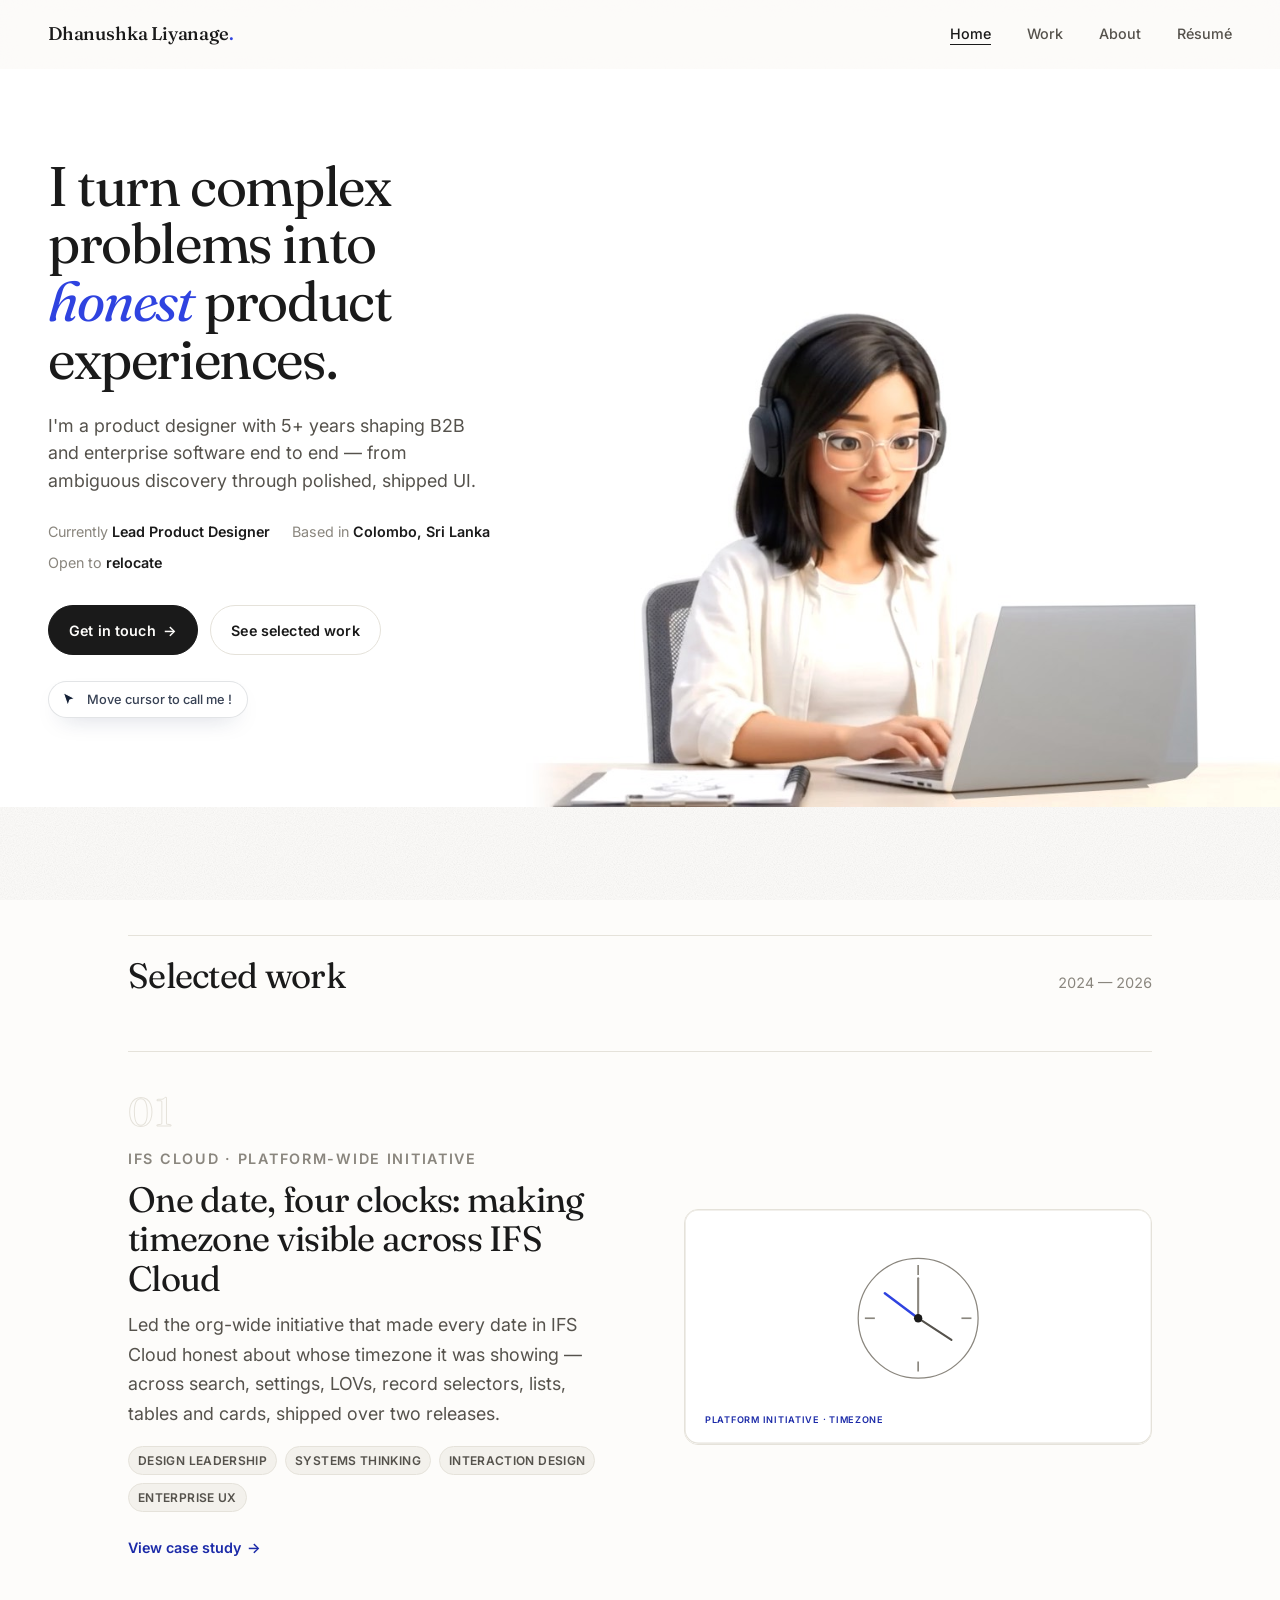
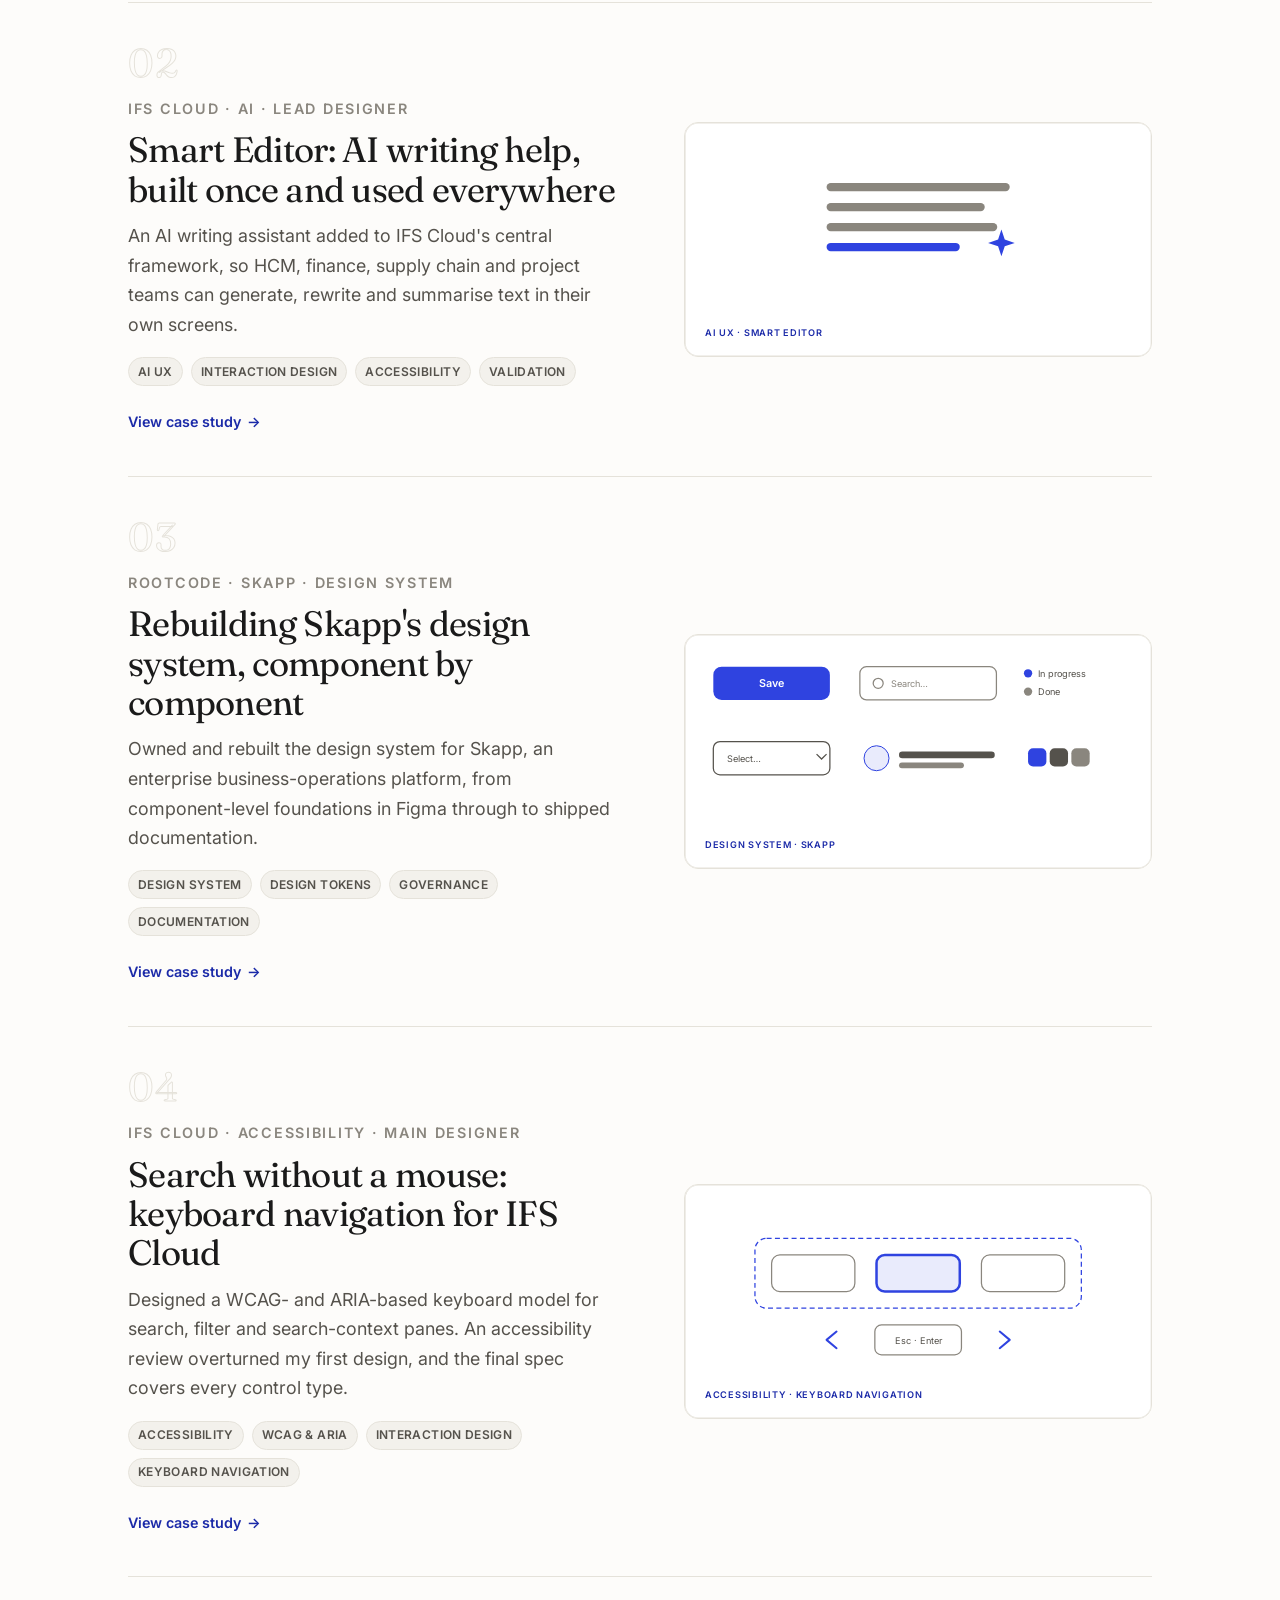
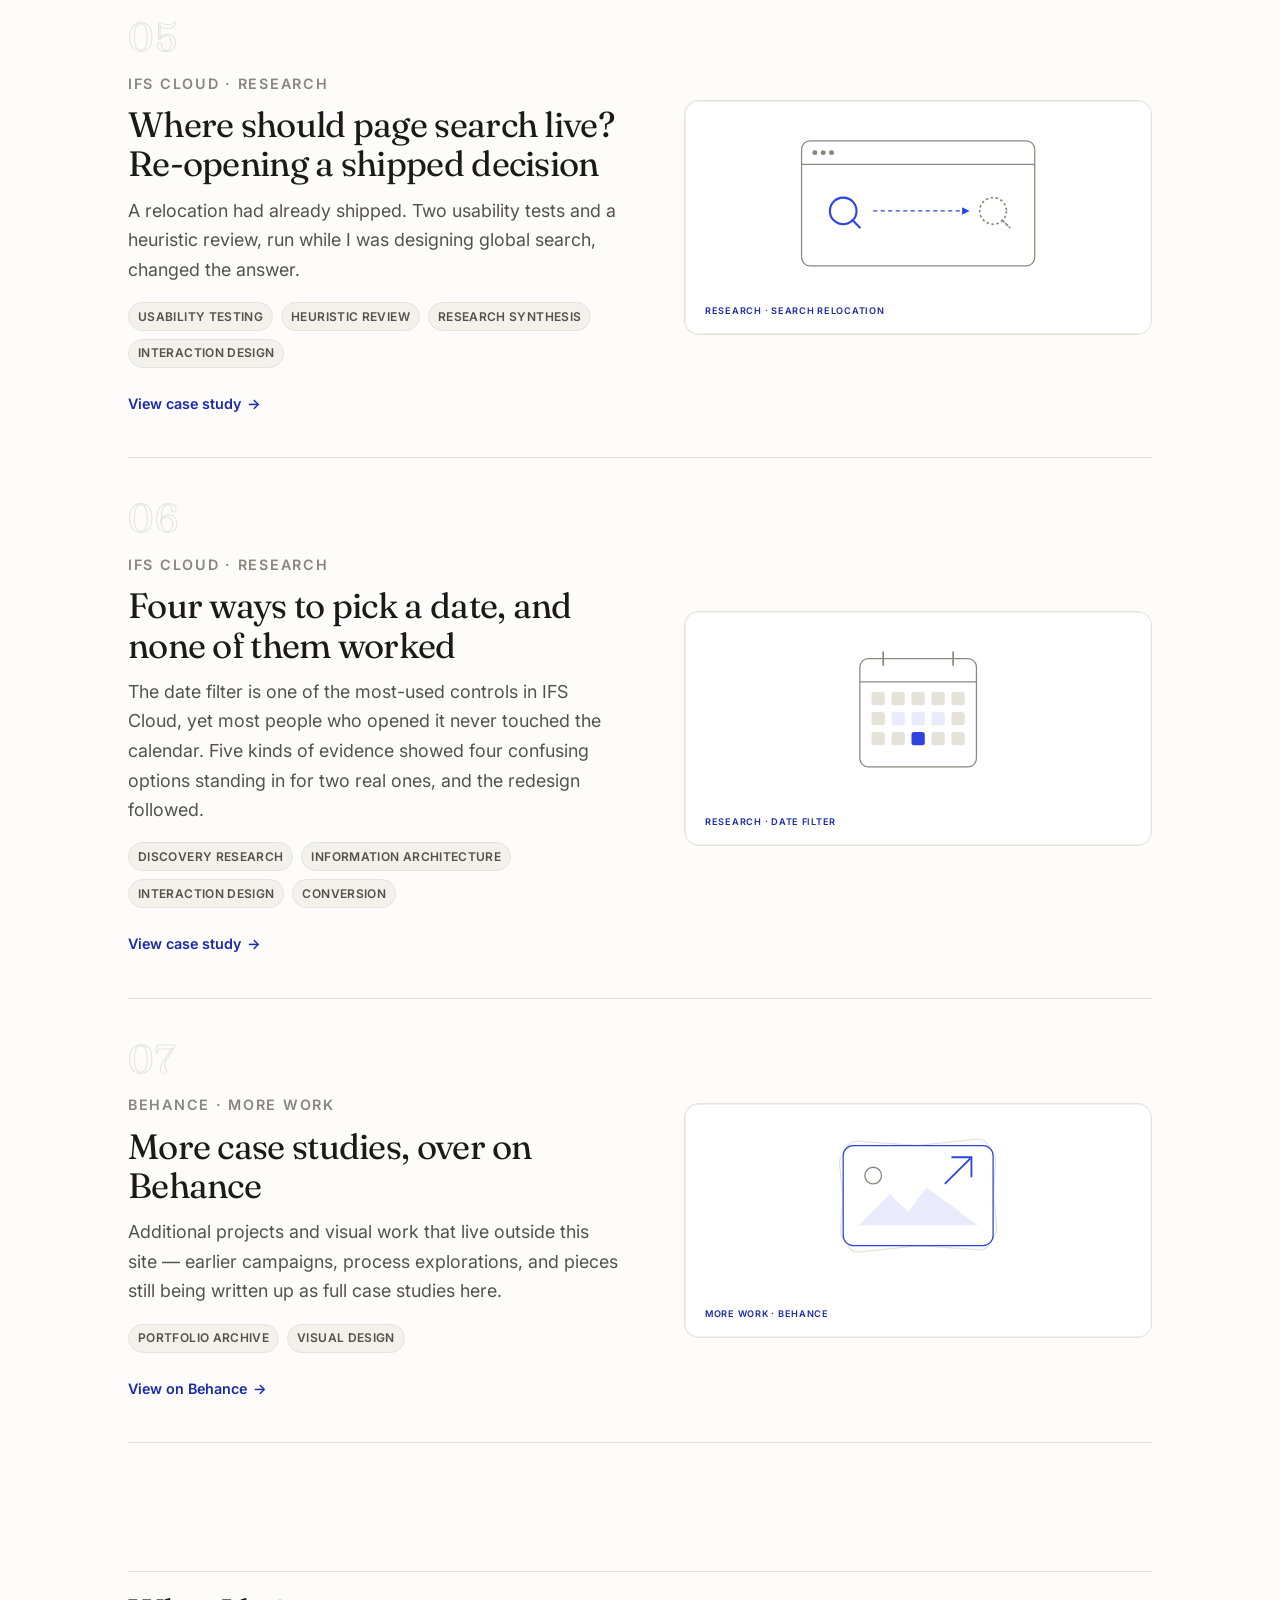
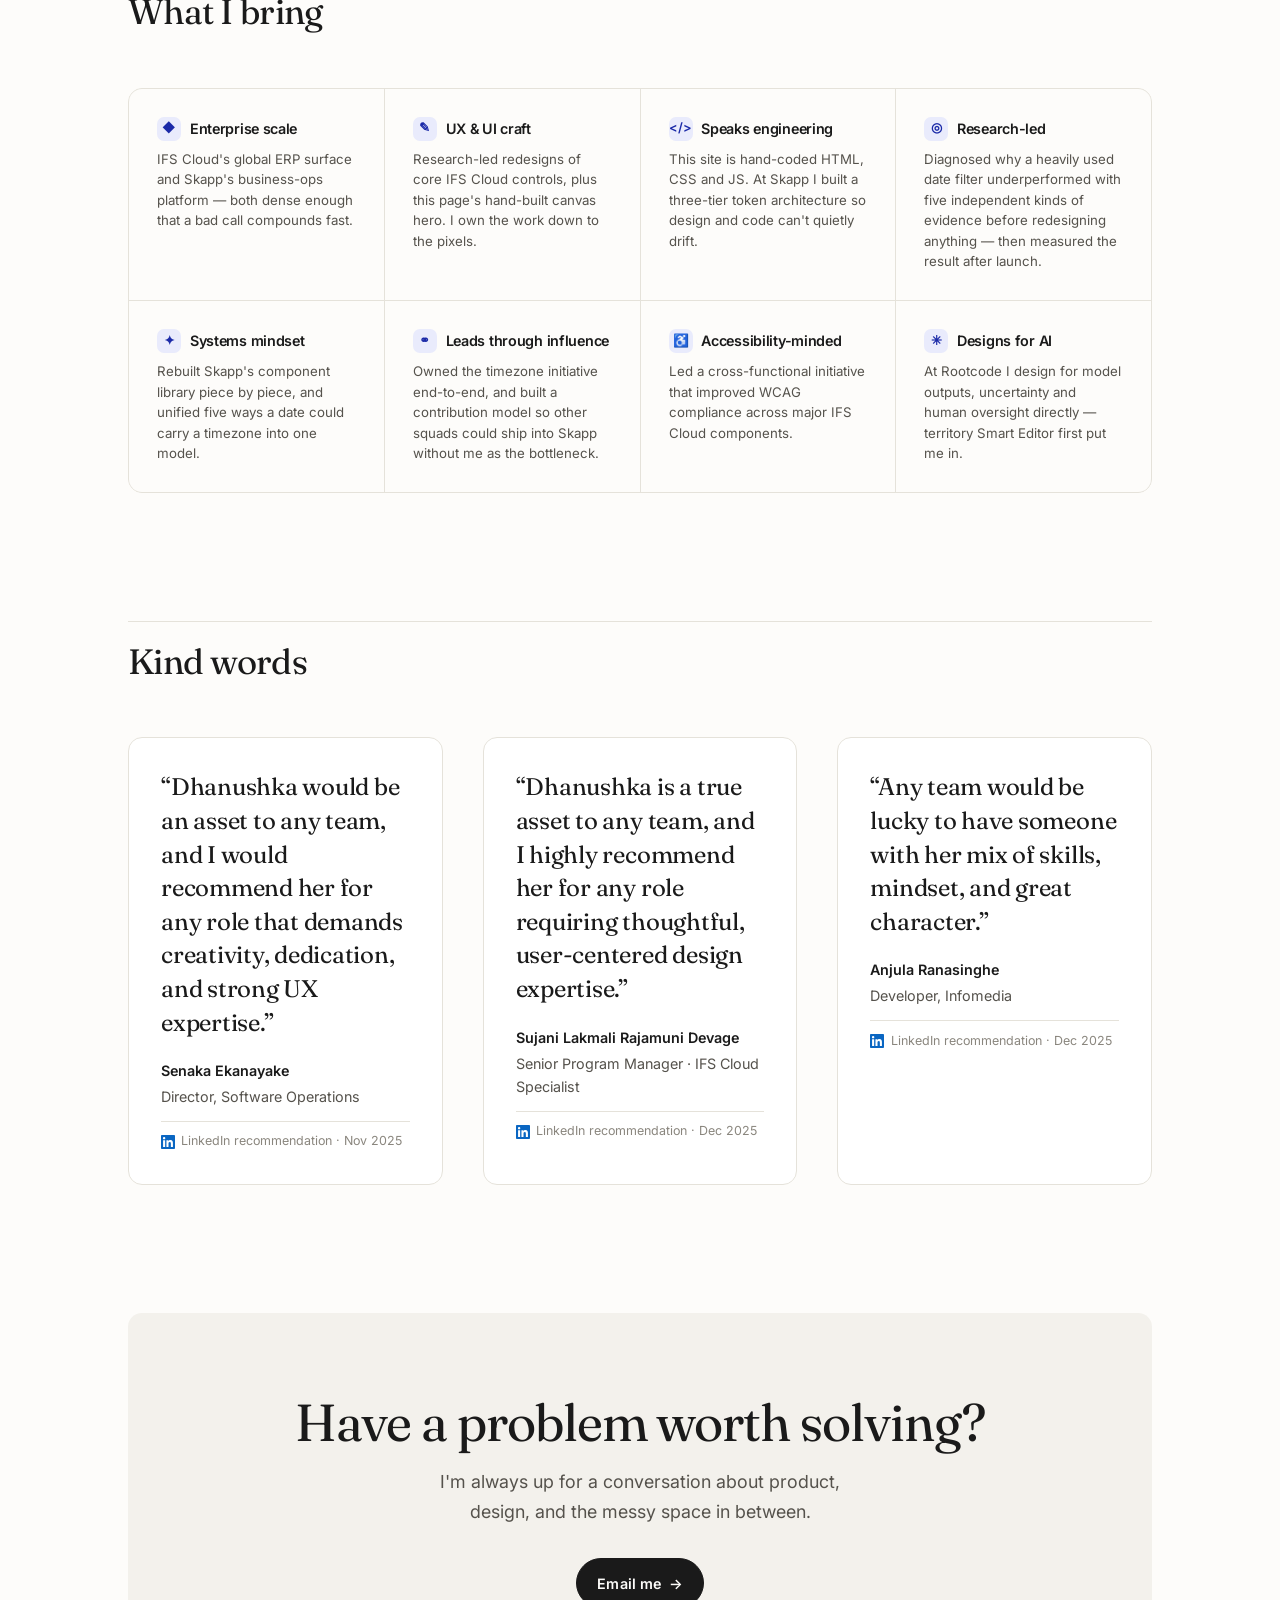
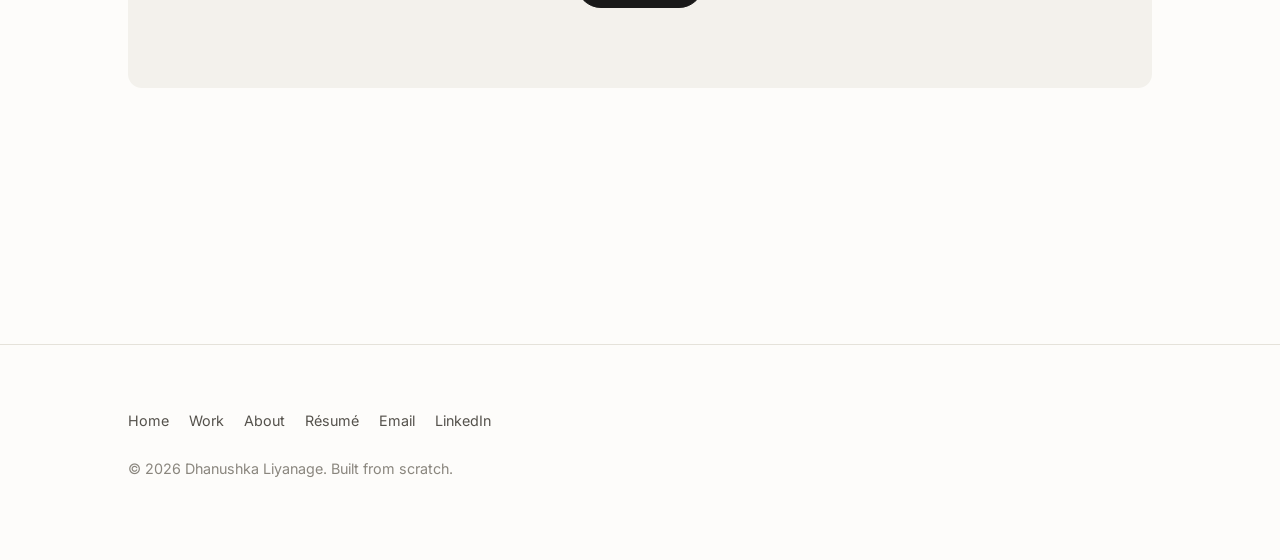
<file: index.html>
<!DOCTYPE html>
<html lang="en">
<head>
  <meta charset="UTF-8" />
  <script>document.documentElement.className="js";</script>
  <meta name="viewport" content="width=device-width, initial-scale=1" />
  <title>Dhanushka Liyanage — Product Designer</title>
  <meta name="description" content="Portfolio of Dhanushka Liyanage, a product designer turning complex problems into clear, human product experiences." />

  <link rel="preconnect" href="https://fonts.googleapis.com" />
  <link rel="preconnect" href="https://fonts.gstatic.com" crossorigin />
  <link href="https://fonts.googleapis.com/css2?family=Fraunces:ital,opsz,wght@0,9..144,400;0,9..144,500;1,9..144,400&family=Inter:wght@400;500;600&display=swap" rel="stylesheet" />
  <link rel="stylesheet" href="assets/css/style.css?v=33" />
  <link rel="icon" href="data:image/svg+xml,%3Csvg xmlns='http://www.w3.org/2000/svg' viewBox='0 0 100 100'%3E%3Crect width='100' height='100' rx='20' fill='%232F43E0'/%3E%3Ctext x='50' y='68' font-size='60' text-anchor='middle' fill='white' font-family='Georgia,serif'%3EY%3C/text%3E%3C/svg%3E" />
</head>
<body class="is-home">
  <a class="skip-link" href="#main">Skip to content</a>

  <header class="site-header">
    <div class="container">
      <a class="brand" href="index.html">Dhanushka&nbsp;Liyanage<span class="dot">.</span></a>
      <button class="nav-toggle" aria-expanded="false" aria-controls="nav">Menu</button>
      <nav class="nav" id="nav" aria-label="Primary">
        <a href="index.html" aria-current="page">Home</a>
        <a href="work.html">Work</a>
        <a href="about.html">About</a>
        <a href="assets/resume.pdf">Résumé</a>
      </nav>
    </div>
  </header>

  <main id="main">

    <!-- Hero: intro copy + the interactive character. The cursor steers her gaze (assets/js/hero.js). -->
    <section class="hero stage" data-stage aria-labelledby="hero-title">
      <div class="hero__inner">
        <div class="hero__copy">
          <h1 class="lede reveal" id="hero-title" aria-label="I turn complex problems into clear, human product experiences.">I turn complex problems into <span class="rotator" data-rotate="clear | usable | honest | calm | human" aria-hidden="true">clear</span> product experiences.</h1>
          <p class="sub reveal">I'm a product designer with 5+ years shaping B2B and enterprise software end to end — from ambiguous discovery through polished, shipped UI.</p>
          <div class="meta-inline reveal">
            <span>Currently <strong>Lead Product Designer</strong></span>
            <span>Based in <strong>Colombo, Sri Lanka</strong></span>
            <span>Open to <strong>relocate</strong></span>
          </div>
          <div class="hero-actions reveal">
            <a class="btn" href="mailto:dhanuliyanage.ux@gmail.com">Get in touch <span class="arrow" aria-hidden="true">→</span></a>
            <a class="btn ghost" href="work.html">See selected work</a>
          </div>
          <p class="stage__hint reveal">
            <span class="cursor-ind" aria-hidden="true">
              <svg viewBox="0 0 24 24" fill="none"><path d="M5 3l14 7.2-6.1 1.9L10.6 19 5 3z" fill="currentColor" stroke="#fff" stroke-width="1.4" stroke-linejoin="round"/></svg>
            </span>
            <span class="hint--wide">Move cursor to call me !</span>
            <span class="hint--compact">Tap to say hi</span>
          </p>
        </div>

        <div class="stage__figure">
          <img class="stage__layer stage__poster" src="assets/hero/idle-00.jpg?v=6" width="940" height="620" fetchpriority="high"
               alt="Animated illustration of a woman in a headset working at a silver laptop. She watches your cursor and greets you if you rest it near her." />
          <canvas class="stage__layer stage__canvas" width="940" height="620" aria-hidden="true"></canvas>
          <p class="bubble" data-bubble aria-hidden="true"></p>
        </div>
      </div>

      <button class="stage__say-hi" type="button" data-say-hi>Say hello</button>
    </section>

    <!-- Selected work -->
    <section class="section" id="work">
      <div class="container">
        <div class="section-head reveal">
          <h2>Selected work</h2>
          <span class="count">2024 — 2026</span>
        </div>

        <div class="work-list">

          <a class="work-item reveal" href="case-studies/timezone-awareness.html">
            <div class="work-item__body">
              <p class="work-item__client">IFS Cloud · Platform-wide initiative</p>
              <h3 class="work-item__title">One date, four clocks: making timezone visible across IFS Cloud</h3>
              <p class="work-item__desc">Led the org-wide initiative that made every date in IFS Cloud honest about whose timezone it was showing — across search, settings, LOVs, record selectors, lists, tables and cards, shipped over two releases.</p>
              <div class="tag-row">
                <span class="tag">Design leadership</span>
                <span class="tag">Systems thinking</span>
                <span class="tag">Interaction design</span>
                <span class="tag">Enterprise UX</span>
              </div>
              <span class="text-link">View case study <span class="arrow" aria-hidden="true">→</span></span>
            </div>
            <div class="thumb">
              <svg viewBox="40 40 560 280" role="img" aria-label="A clock face with three hour hands pointing in different directions, representing three time zones on one instant" xmlns="http://www.w3.org/2000/svg" style="width:100%;height:auto;display:block;background:var(--bg-elevated);">
                <rect x="40" y="40" width="560" height="280" rx="16" fill="var(--bg-elevated)" stroke="var(--border)" stroke-width="1.5" />
                <circle cx="320" cy="170" r="72" fill="none" stroke="var(--text-faint)" stroke-width="1.5" />
                <line x1="320" y1="106" x2="320" y2="118" stroke="var(--text-faint)" stroke-width="2" />
                <line x1="320" y1="222" x2="320" y2="234" stroke="var(--text-faint)" stroke-width="2" />
                <line x1="256" y1="170" x2="268" y2="170" stroke="var(--text-faint)" stroke-width="2" />
                <line x1="372" y1="170" x2="384" y2="170" stroke="var(--text-faint)" stroke-width="2" />
                <line x1="320" y1="170" x2="320" y2="122" stroke="var(--text-faint)" stroke-width="2.5" stroke-linecap="round" />
                <line x1="320" y1="170" x2="360" y2="196" stroke="var(--text-soft)" stroke-width="2.5" stroke-linecap="round" />
                <line x1="320" y1="170" x2="280" y2="140" stroke="var(--accent)" stroke-width="3" stroke-linecap="round" />
                <circle cx="320" cy="170" r="5" fill="var(--text)" />
                <text x="64" y="296" font-family="Inter, sans-serif" font-size="11" font-weight="600" letter-spacing="0.08em" fill="var(--accent-text)">PLATFORM INITIATIVE · TIMEZONE</text>
              </svg>
            </div>
          </a>

          <a class="work-item reveal" href="case-studies/smart-editor.html">
            <div class="work-item__body">
              <p class="work-item__client">IFS Cloud · AI · Lead designer</p>
              <h3 class="work-item__title">Smart Editor: AI writing help, built once and used everywhere</h3>
              <p class="work-item__desc">An AI writing assistant added to IFS Cloud's central framework, so HCM, finance, supply chain and project teams can generate, rewrite and summarise text in their own screens.</p>
              <div class="tag-row">
                <span class="tag">AI UX</span>
                <span class="tag">Interaction design</span>
                <span class="tag">Accessibility</span>
                <span class="tag">Validation</span>
              </div>
              <span class="text-link">View case study <span class="arrow" aria-hidden="true">→</span></span>
            </div>
            <div class="thumb">
              <svg viewBox="40 40 560 280" role="img" aria-label="Four lines of text, with the last line highlighted and rewritten by a small AI sparkle icon" xmlns="http://www.w3.org/2000/svg" style="width:100%;height:auto;display:block;background:var(--bg-elevated);">
                <rect x="40" y="40" width="560" height="280" rx="16" fill="var(--bg-elevated)" stroke="var(--border)" stroke-width="1.5" />
                <rect x="210" y="112" width="220" height="10" rx="5" fill="var(--text-faint)" />
                <rect x="210" y="136" width="190" height="10" rx="5" fill="var(--text-faint)" />
                <rect x="210" y="160" width="205" height="10" rx="5" fill="var(--text-faint)" />
                <rect x="210" y="184" width="160" height="10" rx="5" fill="var(--accent)" />
                <path d="M420,168 L424,180 L436,184 L424,188 L420,200 L416,188 L404,184 L416,180 Z" fill="var(--accent)" />
                <text x="64" y="296" font-family="Inter, sans-serif" font-size="11" font-weight="600" letter-spacing="0.08em" fill="var(--accent-text)">AI UX · SMART EDITOR</text>
              </svg>
            </div>
          </a>

          <a class="work-item reveal" href="case-studies/skapp-design-system.html">
            <div class="work-item__body">
              <p class="work-item__client">Rootcode · Skapp · Design system</p>
              <h3 class="work-item__title">Rebuilding Skapp's design system, component by component</h3>
              <p class="work-item__desc">Owned and rebuilt the design system for Skapp, an enterprise business-operations platform, from component-level foundations in Figma through to shipped documentation.</p>
              <div class="tag-row">
                <span class="tag">Design system</span>
                <span class="tag">Design tokens</span>
                <span class="tag">Governance</span>
                <span class="tag">Documentation</span>
              </div>
              <span class="text-link">View case study <span class="arrow" aria-hidden="true">→</span></span>
            </div>
            <div class="thumb">
              <svg viewBox="40 40 560 280" role="img" aria-label="A grid of rebuilt Skapp components: a primary button, a search input, status badges, a dropdown, a table row with an avatar, and a strip of foundation color tokens" xmlns="http://www.w3.org/2000/svg" style="width:100%;height:auto;display:block;background:var(--bg-elevated);">
                <rect x="40" y="40" width="560" height="280" rx="16" fill="var(--bg-elevated)" stroke="var(--border)" stroke-width="1.5" />

                <rect x="74" y="78" width="140" height="40" rx="10" fill="var(--accent)" />
                <text x="144" y="103" font-family="Inter, sans-serif" font-size="13" font-weight="600" fill="#fff" text-anchor="middle">Save</text>

                <rect x="250" y="78" width="164" height="40" rx="8" fill="none" stroke="var(--text-faint)" stroke-width="1.5" />
                <circle cx="272" cy="98" r="6" fill="none" stroke="var(--text-faint)" stroke-width="1.5" />
                <text x="288" y="103" font-family="Inter, sans-serif" font-size="11" fill="var(--text-faint)">Search…</text>

                <circle cx="452" cy="86" r="5" fill="var(--accent)" />
                <text x="464" y="90" font-family="Inter, sans-serif" font-size="11" fill="var(--text-soft)">In progress</text>
                <circle cx="452" cy="108" r="5" fill="var(--text-faint)" />
                <text x="464" y="112" font-family="Inter, sans-serif" font-size="11" fill="var(--text-soft)">Done</text>

                <rect x="74" y="168" width="140" height="40" rx="8" fill="none" stroke="var(--text-soft)" stroke-width="1.5" />
                <text x="90" y="193" font-family="Inter, sans-serif" font-size="11" fill="var(--text-soft)">Select…</text>
                <path d="M198,183 l6,6 l6,-6" fill="none" stroke="var(--text-soft)" stroke-width="1.5" />

                <circle cx="270" cy="188" r="15" fill="var(--accent-soft)" stroke="var(--accent)" stroke-width="1.2" />
                <rect x="297" y="180" width="115" height="8" rx="4" fill="var(--text-soft)" />
                <rect x="297" y="193" width="78" height="7" rx="3.5" fill="var(--text-faint)" />

                <rect x="452" y="176" width="22" height="22" rx="6" fill="var(--accent)" />
                <rect x="478" y="176" width="22" height="22" rx="6" fill="var(--text-soft)" />
                <rect x="504" y="176" width="22" height="22" rx="6" fill="var(--text-faint)" />

                <text x="64" y="296" font-family="Inter, sans-serif" font-size="11" font-weight="600" letter-spacing="0.08em" fill="var(--accent-text)">DESIGN SYSTEM · SKAPP</text>
              </svg>
            </div>
          </a>

          <a class="work-item reveal" href="case-studies/accessibility-keyboard-navigation.html">
            <div class="work-item__body">
              <p class="work-item__client">IFS Cloud · Accessibility · Main designer</p>
              <h3 class="work-item__title">Search without a mouse: keyboard navigation for IFS Cloud</h3>
              <p class="work-item__desc">Designed a WCAG- and ARIA-based keyboard model for search, filter and search-context panes. An accessibility review overturned my first design, and the final spec covers every control type.</p>
              <div class="tag-row">
                <span class="tag">Accessibility</span>
                <span class="tag">WCAG &amp; ARIA</span>
                <span class="tag">Interaction design</span>
                <span class="tag">Keyboard navigation</span>
              </div>
              <span class="text-link">View case study <span class="arrow" aria-hidden="true">→</span></span>
            </div>
            <div class="thumb">
              <svg viewBox="40 40 560 280" role="img" aria-label="A row of three search attribute chips inside a dashed focus outline, with a keyboard focus ring on the middle chip and left and right arrow keys beside it" xmlns="http://www.w3.org/2000/svg" style="width:100%;height:auto;display:block;background:var(--bg-elevated);">
                <rect x="40" y="40" width="560" height="280" rx="16" fill="var(--bg-elevated)" stroke="var(--border)" stroke-width="1.5" />
                <rect x="124" y="104" width="392" height="84" rx="14" fill="none" stroke="var(--accent)" stroke-width="1.5" stroke-dasharray="6 4" />
                <rect x="144" y="124" width="100" height="44" rx="10" fill="none" stroke="var(--text-faint)" stroke-width="1.5" />
                <rect x="270" y="124" width="100" height="44" rx="10" fill="var(--accent-soft)" stroke="var(--accent)" stroke-width="3" />
                <rect x="396" y="124" width="100" height="44" rx="10" fill="none" stroke="var(--text-faint)" stroke-width="1.5" />
                <path d="M222,216 l-12,10 l12,10" fill="none" stroke="var(--accent)" stroke-width="2.4" stroke-linecap="round" stroke-linejoin="round" />
                <path d="M418,216 l12,10 l-12,10" fill="none" stroke="var(--accent)" stroke-width="2.4" stroke-linecap="round" stroke-linejoin="round" />
                <rect x="268" y="208" width="104" height="36" rx="8" fill="none" stroke="var(--text-faint)" stroke-width="1.5" />
                <text x="320" y="231" font-family="Inter, sans-serif" font-size="11" fill="var(--text-soft)" text-anchor="middle">Esc · Enter</text>
                <text x="64" y="296" font-family="Inter, sans-serif" font-size="11" fill="var(--accent-text)" font-weight="600" letter-spacing="0.08em">ACCESSIBILITY · KEYBOARD NAVIGATION</text>
              </svg>
            </div>
          </a>

          <a class="work-item reveal" href="case-studies/search-relocation.html">
            <div class="work-item__body">
              <p class="work-item__client">IFS Cloud · Research</p>
              <h3 class="work-item__title">Where should page search live? Re-opening a shipped decision</h3>
              <p class="work-item__desc">A relocation had already shipped. Two usability tests and a heuristic review, run while I was designing global search, changed the answer.</p>
              <div class="tag-row">
                <span class="tag">Usability testing</span>
                <span class="tag">Heuristic review</span>
                <span class="tag">Research synthesis</span>
                <span class="tag">Interaction design</span>
              </div>
              <span class="text-link">View case study <span class="arrow" aria-hidden="true">→</span></span>
            </div>
            <div class="thumb">
              <svg viewBox="40 40 560 280" role="img" aria-label="A search icon moves from the right side of a page frame to the left side, tracing the relocation this research reopened" xmlns="http://www.w3.org/2000/svg" style="width:100%;height:auto;display:block;background:var(--bg-elevated);">
                <defs>
                  <marker id="arrSR2" viewBox="0 0 10 10" refX="8" refY="5" markerWidth="6" markerHeight="6" orient="auto-start-reverse">
                    <path d="M0,0 L10,5 L0,10 z" fill="var(--accent)" />
                  </marker>
                </defs>
                <rect x="40" y="40" width="560" height="280" rx="16" fill="var(--bg-elevated)" stroke="var(--border)" stroke-width="1.5" />
                <rect x="180" y="88" width="280" height="150" rx="10" fill="none" stroke="var(--text-faint)" stroke-width="1.5" />
                <line x1="180" y1="116" x2="460" y2="116" stroke="var(--text-faint)" stroke-width="1.5" />
                <circle cx="196" cy="102" r="3" fill="var(--text-faint)" />
                <circle cx="206" cy="102" r="3" fill="var(--text-faint)" />
                <circle cx="216" cy="102" r="3" fill="var(--text-faint)" />
                <circle cx="230" cy="172" r="16" fill="none" stroke="var(--accent)" stroke-width="2.5" />
                <line x1="241" y1="183" x2="250" y2="192" stroke="var(--accent)" stroke-width="2.5" stroke-linecap="round" />
                <line x1="266" y1="172" x2="380" y2="172" stroke="var(--accent)" stroke-width="1.5" stroke-dasharray="5 4" marker-end="url(#arrSR2)" />
                <circle cx="410" cy="172" r="16" fill="none" stroke="var(--text-faint)" stroke-width="2" stroke-dasharray="3 3" />
                <line x1="421" y1="183" x2="430" y2="192" stroke="var(--text-faint)" stroke-width="2" stroke-dasharray="3 3" stroke-linecap="round" />
                <text x="64" y="296" font-family="Inter, sans-serif" font-size="11" font-weight="600" letter-spacing="0.08em" fill="var(--accent-text)">RESEARCH · SEARCH RELOCATION</text>
              </svg>
            </div>
          </a>

          <a class="work-item reveal" href="case-studies/date-filter-redesign.html">
            <div class="work-item__body">
              <p class="work-item__client">IFS Cloud · Research</p>
              <h3 class="work-item__title">Four ways to pick a date, and none of them worked</h3>
              <p class="work-item__desc">The date filter is one of the most-used controls in IFS Cloud, yet most people who opened it never touched the calendar. Five kinds of evidence showed four confusing options standing in for two real ones, and the redesign followed.</p>
              <div class="tag-row">
                <span class="tag">Discovery research</span>
                <span class="tag">Information architecture</span>
                <span class="tag">Interaction design</span>
                <span class="tag">Conversion</span>
              </div>
              <span class="text-link">View case study <span class="arrow" aria-hidden="true">→</span></span>
            </div>
            <div class="thumb">
              <svg viewBox="40 40 560 280" role="img" aria-label="A calendar with one exact date highlighted and a run of adjacent days highlighted as a range" xmlns="http://www.w3.org/2000/svg" style="width:100%;height:auto;display:block;background:var(--bg-elevated);">
                <rect x="40" y="40" width="560" height="280" rx="16" fill="var(--bg-elevated)" stroke="var(--border)" stroke-width="1.5" />
                <rect x="250" y="96" width="140" height="130" rx="10" fill="none" stroke="var(--text-faint)" stroke-width="1.5" />
                <line x1="250" y1="124" x2="390" y2="124" stroke="var(--text-faint)" stroke-width="1.5" />
                <line x1="278" y1="88" x2="278" y2="104" stroke="var(--text-faint)" stroke-width="2" stroke-linecap="round" />
                <line x1="362" y1="88" x2="362" y2="104" stroke="var(--text-faint)" stroke-width="2" stroke-linecap="round" />
                <rect x="264" y="136" width="16" height="16" rx="3" fill="var(--border)" />
                <rect x="288" y="136" width="16" height="16" rx="3" fill="var(--border)" />
                <rect x="312" y="136" width="16" height="16" rx="3" fill="var(--border)" />
                <rect x="336" y="136" width="16" height="16" rx="3" fill="var(--border)" />
                <rect x="360" y="136" width="16" height="16" rx="3" fill="var(--border)" />
                <rect x="264" y="160" width="16" height="16" rx="3" fill="var(--border)" />
                <rect x="288" y="160" width="16" height="16" rx="3" fill="var(--accent-soft)" />
                <rect x="312" y="160" width="16" height="16" rx="3" fill="var(--accent-soft)" />
                <rect x="336" y="160" width="16" height="16" rx="3" fill="var(--accent-soft)" />
                <rect x="360" y="160" width="16" height="16" rx="3" fill="var(--border)" />
                <rect x="264" y="184" width="16" height="16" rx="3" fill="var(--border)" />
                <rect x="288" y="184" width="16" height="16" rx="3" fill="var(--border)" />
                <rect x="312" y="184" width="16" height="16" rx="3" fill="var(--accent)" />
                <rect x="336" y="184" width="16" height="16" rx="3" fill="var(--border)" />
                <rect x="360" y="184" width="16" height="16" rx="3" fill="var(--border)" />
                <text x="64" y="296" font-family="Inter, sans-serif" font-size="11" font-weight="600" letter-spacing="0.08em" fill="var(--accent-text)">RESEARCH · DATE FILTER</text>
              </svg>
            </div>
          </a>

          <a class="work-item reveal" href="https://www.behance.net/dhanushka">
            <div class="work-item__body">
              <p class="work-item__client">Behance · More work</p>
              <h3 class="work-item__title">More case studies, over on Behance</h3>
              <p class="work-item__desc">Additional projects and visual work that live outside this site — earlier campaigns, process explorations, and pieces still being written up as full case studies here.</p>
              <div class="tag-row">
                <span class="tag">Portfolio archive</span>
                <span class="tag">Visual design</span>
              </div>
              <span class="text-link">View on Behance <span class="arrow" aria-hidden="true">→</span></span>
            </div>
            <div class="thumb">
              <svg viewBox="40 40 560 280" role="img" aria-label="A stack of project cards, representing more case studies on Behance" xmlns="http://www.w3.org/2000/svg" style="width:100%;height:auto;display:block;background:var(--bg-elevated);">
                <rect x="40" y="40" width="560" height="280" rx="16" fill="var(--bg-elevated)" stroke="var(--border)" stroke-width="1.5" />
                <rect x="230" y="90" width="180" height="120" rx="12" fill="var(--bg)" stroke="var(--border)" stroke-width="1.5" transform="rotate(-6 320 150)" />
                <rect x="230" y="90" width="180" height="120" rx="12" fill="var(--bg)" stroke="var(--border)" stroke-width="1.5" transform="rotate(4 320 150)" />
                <rect x="230" y="90" width="180" height="120" rx="12" fill="var(--bg-elevated)" stroke="var(--accent)" stroke-width="1.5" />
                <circle cx="266" cy="126" r="10" fill="none" stroke="var(--text-faint)" stroke-width="1.6" />
                <path d="M248,186 L286,148 L308,170 L330,140 L392,186 Z" fill="var(--accent-soft)" />
                <path d="M360,104 L384,104 L384,128" fill="none" stroke="var(--accent)" stroke-width="2.2" />
                <path d="M384,104 L352,136" fill="none" stroke="var(--accent)" stroke-width="2.2" />
                <text x="64" y="296" font-family="Inter, sans-serif" font-size="11" font-weight="600" letter-spacing="0.08em" fill="var(--accent-text)">MORE WORK · BEHANCE</text>
              </svg>
            </div>
          </a>

        </div>
      </div>
    </section>

    <!-- Strengths -->
    <section class="section" id="strengths">
      <div class="container">
        <div class="section-head reveal">
          <h2>What I bring</h2>
        </div>
        <div class="grid-4 reveal">
          <div class="cell">
            <h3><span class="ico" aria-hidden="true">◆</span> Enterprise scale</h3>
            <p>IFS Cloud's global ERP surface and Skapp's business-ops platform — both dense enough that a bad call compounds fast.</p>
          </div>
          <div class="cell">
            <h3><span class="ico" aria-hidden="true">✎</span> UX &amp; UI craft</h3>
            <p>Research-led redesigns of core IFS Cloud controls, plus this page's hand-built canvas hero. I own the work down to the pixels.</p>
          </div>
          <div class="cell">
            <h3><span class="ico" aria-hidden="true">&lt;/&gt;</span> Speaks engineering</h3>
            <p>This site is hand-coded HTML, CSS and JS. At Skapp I built a three-tier token architecture so design and code can't quietly drift.</p>
          </div>
          <div class="cell">
            <h3><span class="ico" aria-hidden="true">◎</span> Research-led</h3>
            <p>Diagnosed why a heavily used date filter underperformed with five independent kinds of evidence before redesigning anything — then measured the result after launch.</p>
          </div>
          <div class="cell">
            <h3><span class="ico" aria-hidden="true">✦</span> Systems mindset</h3>
            <p>Rebuilt Skapp's component library piece by piece, and unified five ways a date could carry a timezone into one model.</p>
          </div>
          <div class="cell">
            <h3><span class="ico" aria-hidden="true">⚭</span> Leads through influence</h3>
            <p>Owned the timezone initiative end-to-end, and built a contribution model so other squads could ship into Skapp without me as the bottleneck.</p>
          </div>
          <div class="cell">
            <h3><span class="ico" aria-hidden="true">♿</span> Accessibility-minded</h3>
            <p>Led a cross-functional initiative that improved WCAG compliance across major IFS Cloud components.</p>
          </div>
          <div class="cell">
            <h3><span class="ico" aria-hidden="true">✳</span> Designs for AI</h3>
            <p>At Rootcode I design for model outputs, uncertainty and human oversight directly — territory Smart Editor first put me in.</p>
          </div>
        </div>
      </div>
    </section>

    <!-- Testimonials -->
    <section class="section" id="words">
      <div class="container">
        <div class="section-head reveal">
          <h2>Kind words</h2>
        </div>
        <div class="quotes">
          <figure class="quote reveal">
            <blockquote>“Dhanushka would be an asset to any team, and I would recommend her for any role that demands creativity, dedication, and strong UX expertise.”</blockquote>
            <figcaption>
              <strong>Senaka Ekanayake</strong>
              <span class="quote__role">Director, Software Operations</span>
              <span class="quote__source">
                <svg class="ico-linkedin" viewBox="0 0 24 24" aria-hidden="true"><path fill="currentColor" d="M20.45 20.45h-3.56v-5.57c0-1.33-.03-3.04-1.85-3.04-1.86 0-2.15 1.44-2.15 2.93v5.68H9.34V9h3.41v1.56h.05c.48-.9 1.64-1.85 3.37-1.85 3.6 0 4.27 2.37 4.27 5.45zM5.34 7.43a2.06 2.06 0 1 1 0-4.13 2.06 2.06 0 0 1 0 4.13zM7.12 20.45H3.56V9h3.56zM22.22 0H1.77C.79 0 0 .77 0 1.73v20.54C0 23.23.79 24 1.77 24h20.45c.98 0 1.78-.77 1.78-1.73V1.73C24 .77 23.2 0 22.22 0z"/></svg>
                LinkedIn recommendation · Nov 2025
              </span>
            </figcaption>
          </figure>
          <figure class="quote reveal">
            <blockquote>“Dhanushka is a true asset to any team, and I highly recommend her for any role requiring thoughtful, user-centered design expertise.”</blockquote>
            <figcaption>
              <strong>Sujani Lakmali Rajamuni Devage</strong>
              <span class="quote__role">Senior Program Manager · IFS Cloud Specialist</span>
              <span class="quote__source">
                <svg class="ico-linkedin" viewBox="0 0 24 24" aria-hidden="true"><path fill="currentColor" d="M20.45 20.45h-3.56v-5.57c0-1.33-.03-3.04-1.85-3.04-1.86 0-2.15 1.44-2.15 2.93v5.68H9.34V9h3.41v1.56h.05c.48-.9 1.64-1.85 3.37-1.85 3.6 0 4.27 2.37 4.27 5.45zM5.34 7.43a2.06 2.06 0 1 1 0-4.13 2.06 2.06 0 0 1 0 4.13zM7.12 20.45H3.56V9h3.56zM22.22 0H1.77C.79 0 0 .77 0 1.73v20.54C0 23.23.79 24 1.77 24h20.45c.98 0 1.78-.77 1.78-1.73V1.73C24 .77 23.2 0 22.22 0z"/></svg>
                LinkedIn recommendation · Dec 2025
              </span>
            </figcaption>
          </figure>
          <figure class="quote reveal">
            <blockquote>“Any team would be lucky to have someone with her mix of skills, mindset, and great character.”</blockquote>
            <figcaption>
              <strong>Anjula Ranasinghe</strong>
              <span class="quote__role">Developer, Infomedia</span>
              <span class="quote__source">
                <svg class="ico-linkedin" viewBox="0 0 24 24" aria-hidden="true"><path fill="currentColor" d="M20.45 20.45h-3.56v-5.57c0-1.33-.03-3.04-1.85-3.04-1.86 0-2.15 1.44-2.15 2.93v5.68H9.34V9h3.41v1.56h.05c.48-.9 1.64-1.85 3.37-1.85 3.6 0 4.27 2.37 4.27 5.45zM5.34 7.43a2.06 2.06 0 1 1 0-4.13 2.06 2.06 0 0 1 0 4.13zM7.12 20.45H3.56V9h3.56zM22.22 0H1.77C.79 0 0 .77 0 1.73v20.54C0 23.23.79 24 1.77 24h20.45c.98 0 1.78-.77 1.78-1.73V1.73C24 .77 23.2 0 22.22 0z"/></svg>
                LinkedIn recommendation · Dec 2025
              </span>
            </figcaption>
          </figure>
        </div>
      </div>
    </section>

    <!-- CTA -->
    <section class="section">
      <div class="container">
        <div class="cta reveal">
          <h2>Have a problem worth solving?</h2>
          <p>I'm always up for a conversation about product, design, and the messy space in between.</p>
          <a class="btn" href="mailto:dhanuliyanage.ux@gmail.com">Email me <span class="arrow" aria-hidden="true">→</span></a>
        </div>
      </div>
    </section>

  </main>

  <footer class="site-footer">
    <div class="container">
      <nav class="foot-nav" aria-label="Footer">
        <a href="index.html">Home</a>
        <a href="work.html">Work</a>
        <a href="about.html">About</a>
        <a href="assets/resume.pdf">Résumé</a>
        <a href="mailto:dhanuliyanage.ux@gmail.com">Email</a>
        <a href="https://www.linkedin.com/">LinkedIn</a>
      </nav>
      <p class="copy">© <span data-year>2026</span> Dhanushka Liyanage. Built from scratch.</p>
    </div>
  </footer>

  <script src="assets/js/main.js"></script>
  <script src="assets/js/hero.js?v=16" defer></script>
</body>
</html>
</file>
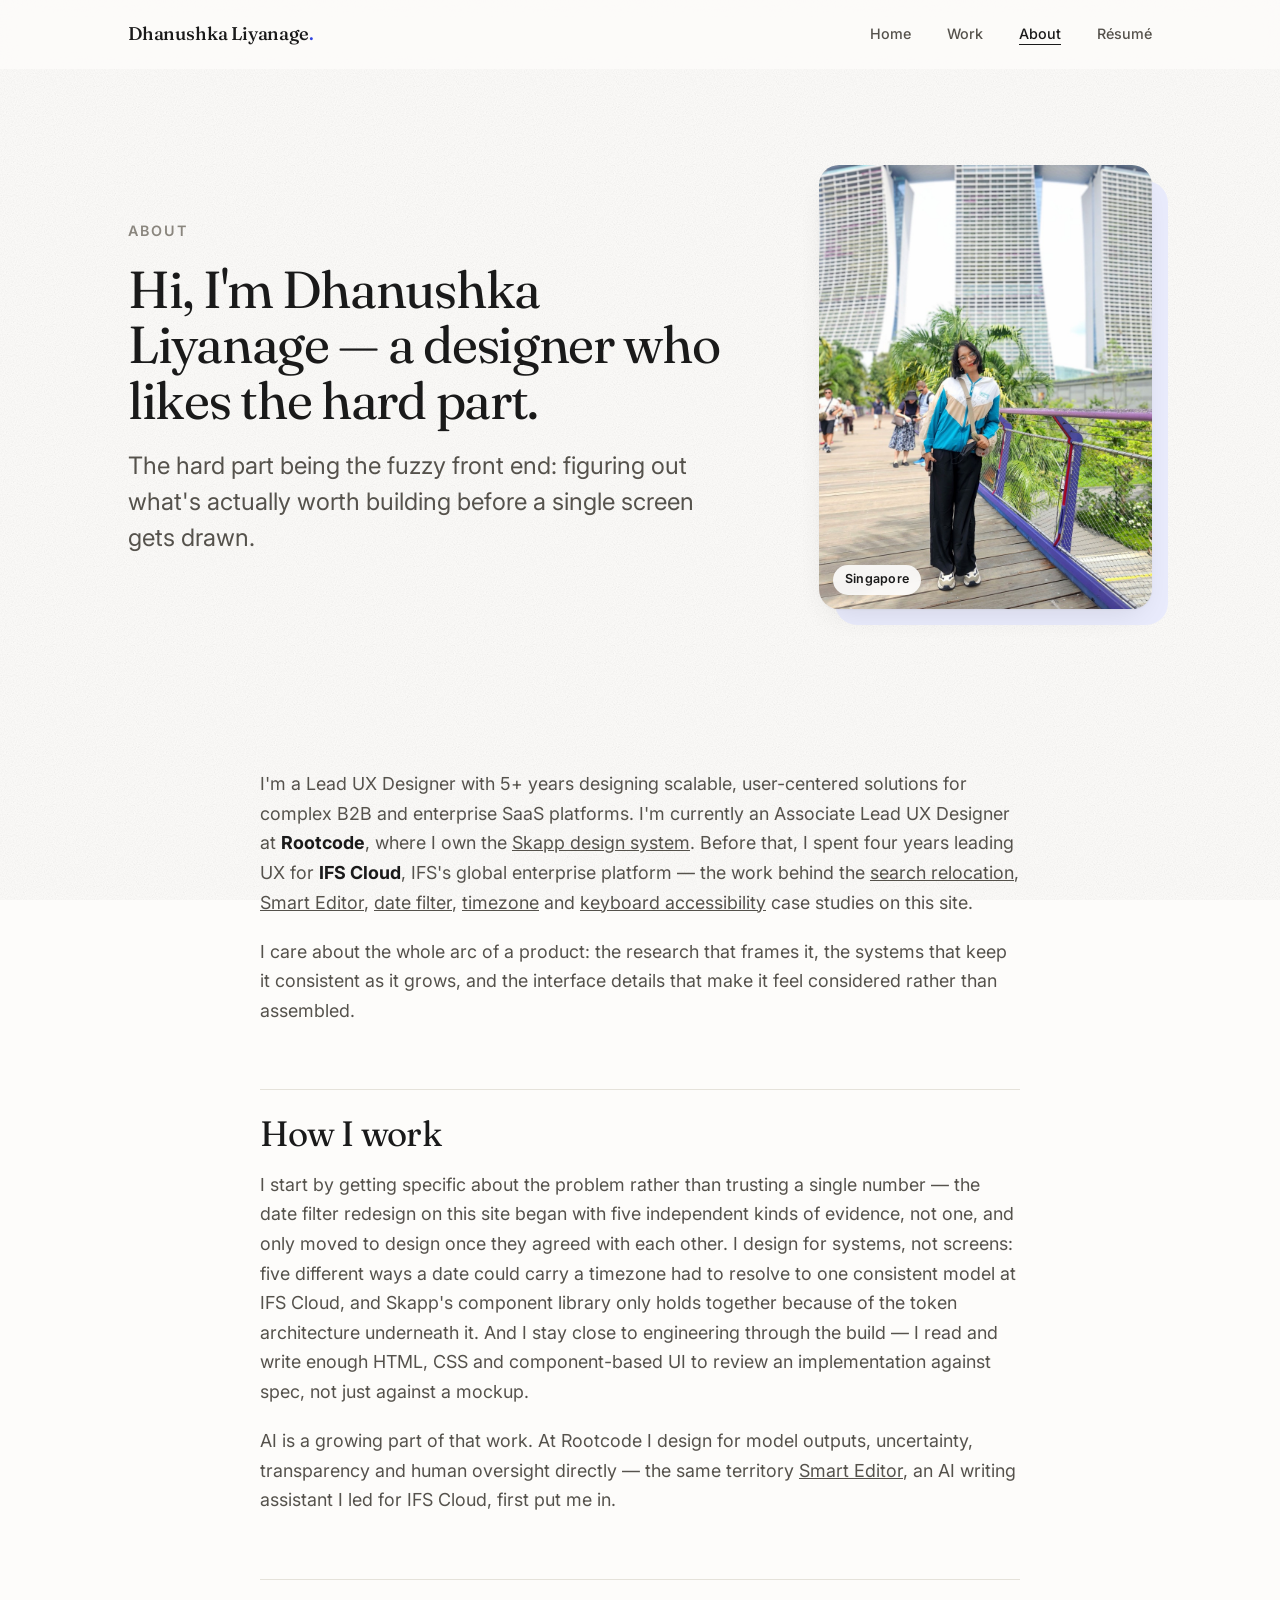
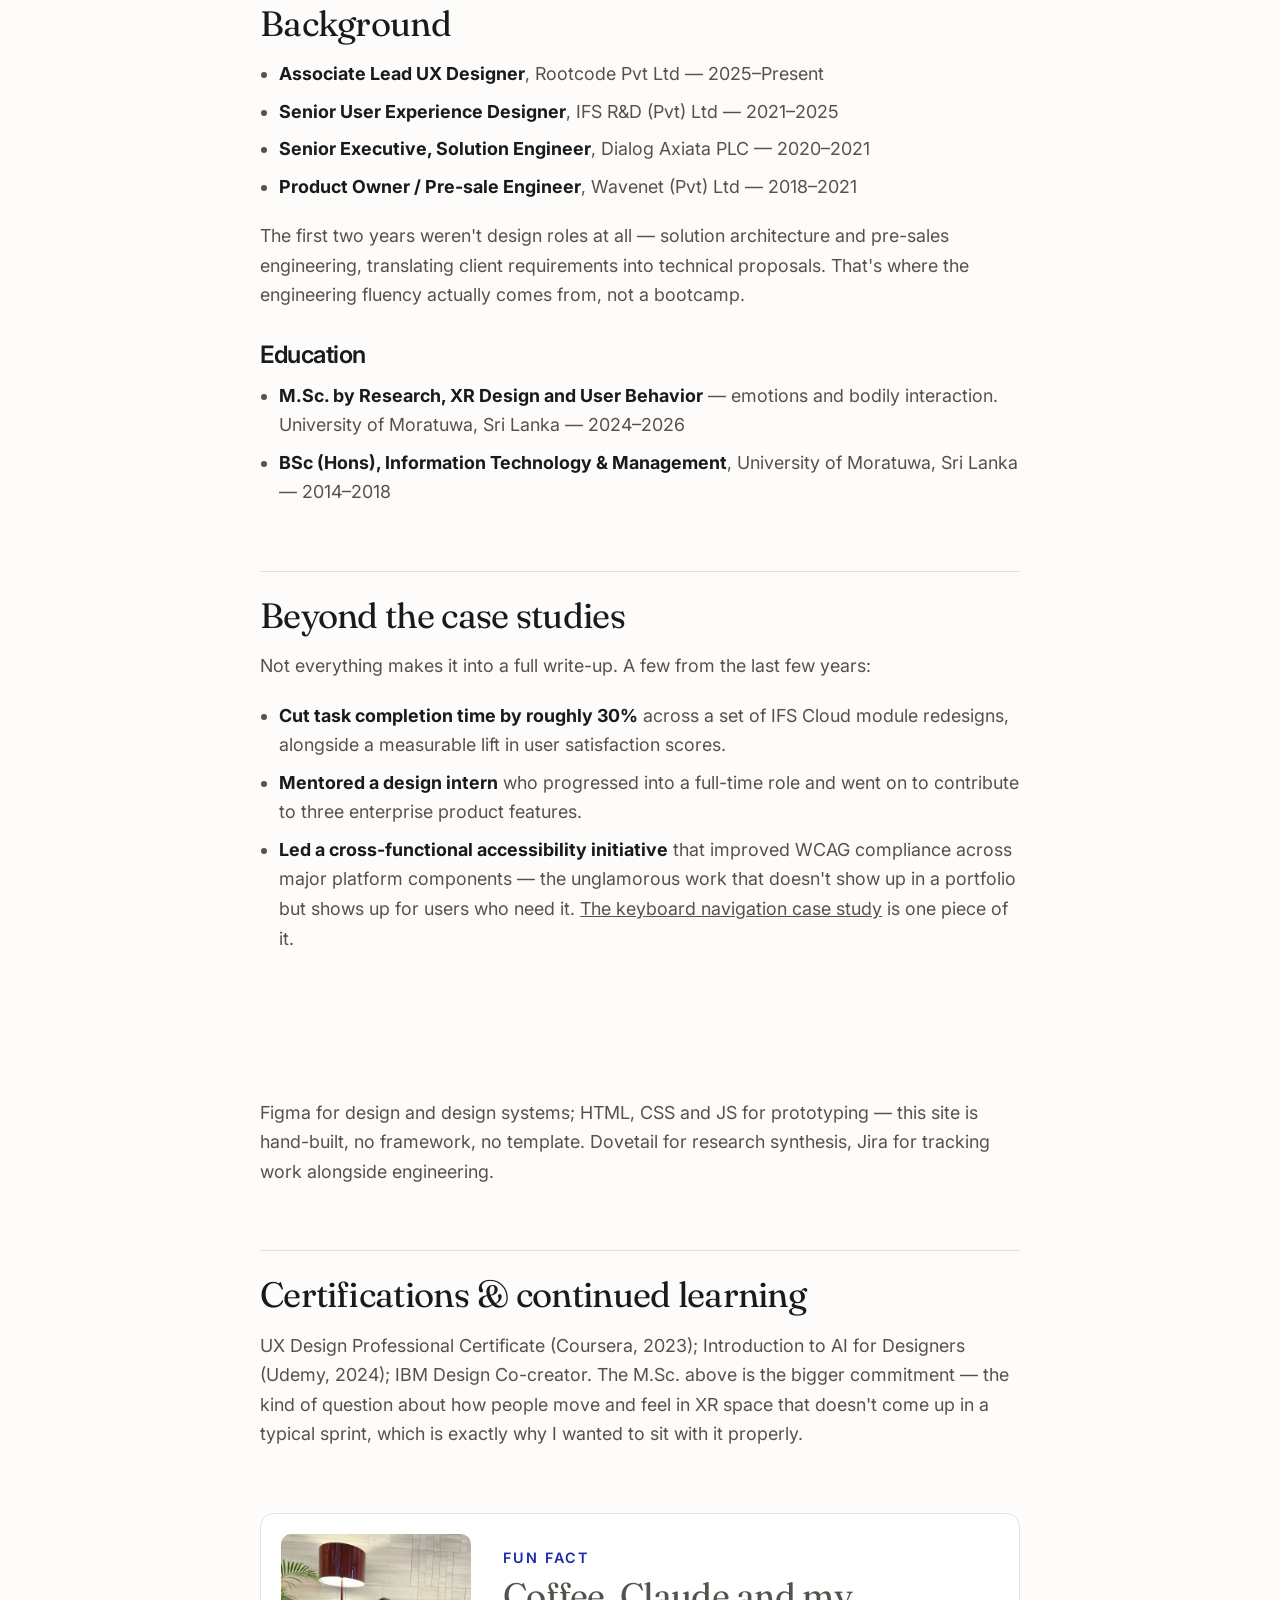
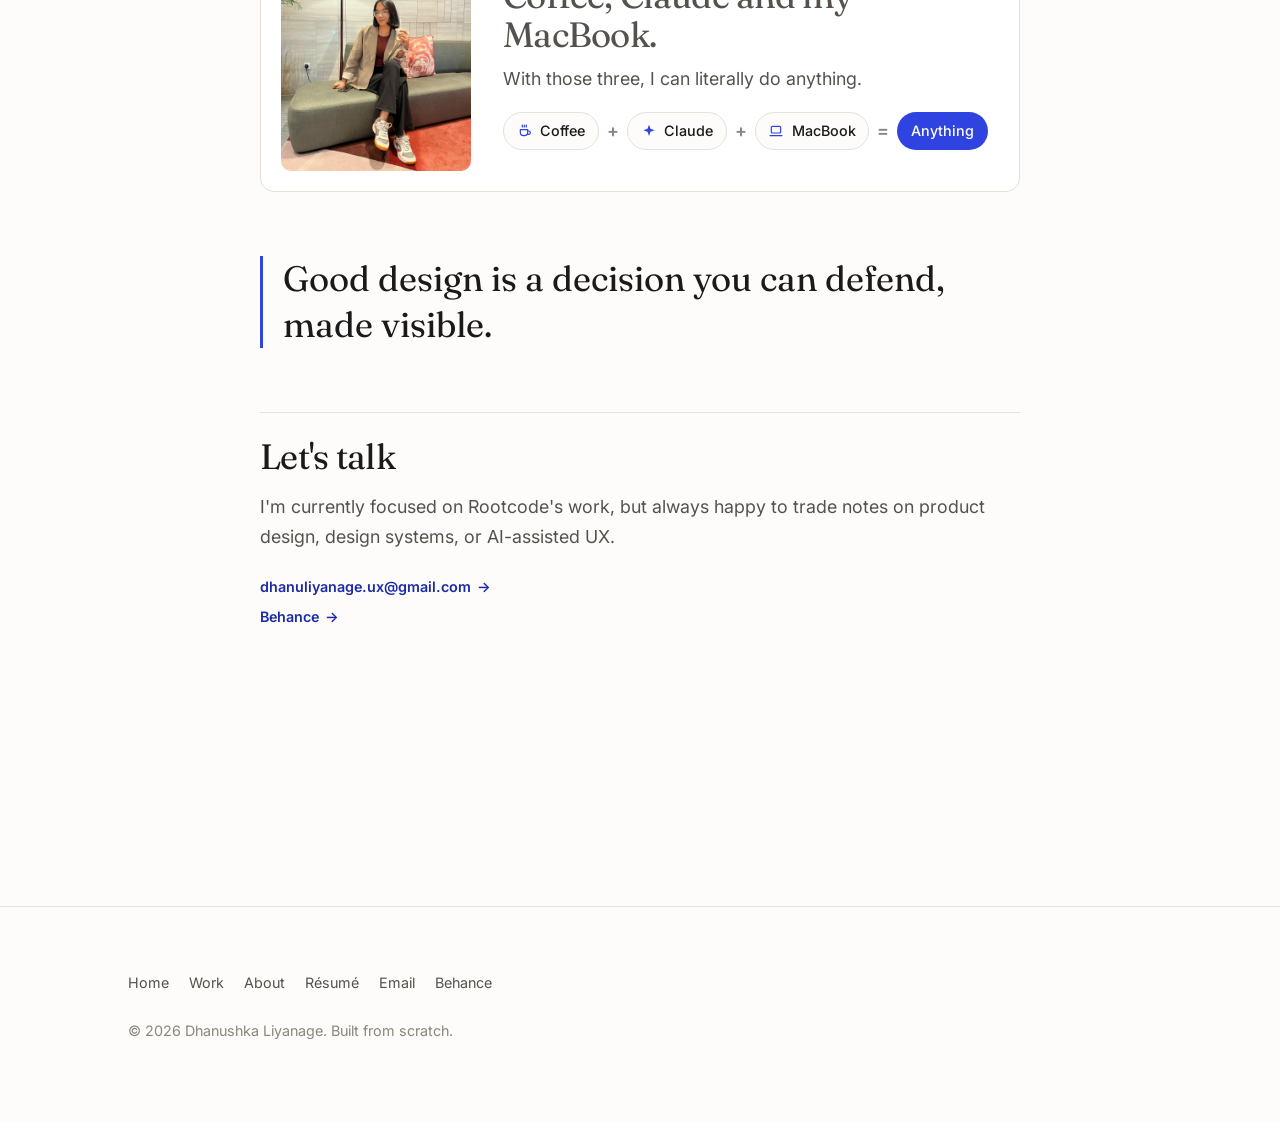
<file: about.html>
<!DOCTYPE html>
<html lang="en">
<head>
  <meta charset="UTF-8" />
  <script>document.documentElement.className="js";</script>
  <meta name="viewport" content="width=device-width, initial-scale=1" />
  <title>About — Dhanushka Liyanage</title>
  <meta name="description" content="About Dhanushka Liyanage — Lead UX Designer at Rootcode, previously at IFS R&D. Background, how I work, and how to get in touch." />

  <link rel="preconnect" href="https://fonts.googleapis.com" />
  <link rel="preconnect" href="https://fonts.gstatic.com" crossorigin />
  <link href="https://fonts.googleapis.com/css2?family=Fraunces:ital,opsz,wght@0,9..144,400;0,9..144,500;1,9..144,400&family=Inter:wght@400;500;600&display=swap" rel="stylesheet" />
  <link rel="stylesheet" href="assets/css/style.css?v=33" />
  <link rel="icon" href="data:image/svg+xml,%3Csvg xmlns='http://www.w3.org/2000/svg' viewBox='0 0 100 100'%3E%3Crect width='100' height='100' rx='20' fill='%232F43E0'/%3E%3Ctext x='50' y='68' font-size='60' text-anchor='middle' fill='white' font-family='Georgia,serif'%3EY%3C/text%3E%3C/svg%3E" />
</head>
<body>
  <a class="skip-link" href="#main">Skip to content</a>

  <header class="site-header">
    <div class="container">
      <a class="brand" href="index.html">Dhanushka&nbsp;Liyanage<span class="dot">.</span></a>
      <button class="nav-toggle" aria-expanded="false" aria-controls="nav">Menu</button>
      <nav class="nav" id="nav" aria-label="Primary">
        <a href="index.html">Home</a>
        <a href="work.html">Work</a>
        <a href="about.html" aria-current="page">About</a>
        <a href="assets/resume.pdf">Résumé</a>
      </nav>
    </div>
  </header>

  <main id="main">
    <section class="about-hero">
      <div class="container about-hero__grid">
        <div class="about-hero__copy">
          <p class="eyebrow reveal">About</p>
          <h1 class="reveal">Hi, I'm Dhanushka Liyanage — a designer who likes the hard part.</h1>
          <p class="dek reveal">The hard part being the fuzzy front end: figuring out what's actually worth building before a single screen gets drawn.</p>
        </div>
        <figure class="about-hero__photo reveal">
          <img src="assets/img/about/singapore.jpg" alt="Dhanushka smiling on a tree-top walkway in Singapore, in a teal and cream jacket, with the three towers of Marina Bay Sands rising behind." width="900" height="1200" fetchpriority="high" />
          <figcaption>Singapore</figcaption>
        </figure>
      </div>
    </section>

    <section class="section">
      <div class="container">
        <div class="prose">
          <p class="reveal">I'm a Lead UX Designer with 5+ years designing scalable, user-centered solutions for complex B2B and enterprise SaaS platforms. I'm currently an Associate Lead UX Designer at <strong>Rootcode</strong>, where I own the <a href="case-studies/skapp-design-system.html">Skapp design system</a>. Before that, I spent four years leading UX for <strong>IFS Cloud</strong>, IFS's global enterprise platform — the work behind the <a href="case-studies/search-relocation.html">search relocation</a>, <a href="case-studies/smart-editor.html">Smart Editor</a>, <a href="case-studies/date-filter-redesign.html">date filter</a>, <a href="case-studies/timezone-awareness.html">timezone</a> and <a href="case-studies/accessibility-keyboard-navigation.html">keyboard accessibility</a> case studies on this site.</p>
          <p class="reveal">I care about the whole arc of a product: the research that frames it, the systems that keep it consistent as it grows, and the interface details that make it feel considered rather than assembled.</p>

          <h2 class="reveal">How I work</h2>
          <p class="reveal">I start by getting specific about the problem rather than trusting a single number — the date filter redesign on this site began with five independent kinds of evidence, not one, and only moved to design once they agreed with each other. I design for systems, not screens: five different ways a date could carry a timezone had to resolve to one consistent model at IFS Cloud, and Skapp's component library only holds together because of the token architecture underneath it. And I stay close to engineering through the build — I read and write enough HTML, CSS and component-based UI to review an implementation against spec, not just against a mockup.</p>
          <p class="reveal">AI is a growing part of that work. At Rootcode I design for model outputs, uncertainty, transparency and human oversight directly — the same territory <a href="case-studies/smart-editor.html">Smart Editor</a>, an AI writing assistant I led for IFS Cloud, first put me in.</p>

          <h2 class="reveal">Background</h2>
          <ul class="reveal">
            <li><strong>Associate Lead UX Designer</strong>, Rootcode Pvt Ltd — 2025–Present</li>
            <li><strong>Senior User Experience Designer</strong>, IFS R&amp;D (Pvt) Ltd — 2021–2025</li>
            <li><strong>Senior Executive, Solution Engineer</strong>, Dialog Axiata PLC — 2020–2021</li>
            <li><strong>Product Owner / Pre-sale Engineer</strong>, Wavenet (Pvt) Ltd — 2018–2021</li>
          </ul>
          <p class="reveal">The first two years weren't design roles at all — solution architecture and pre-sales engineering, translating client requirements into technical proposals. That's where the engineering fluency actually comes from, not a bootcamp.</p>

          <h3 class="reveal">Education</h3>
          <ul class="reveal">
            <li><strong>M.Sc. by Research, XR Design and User Behavior</strong> — emotions and bodily interaction. University of Moratuwa, Sri Lanka — 2024–2026</li>
            <li><strong>BSc (Hons), Information Technology &amp; Management</strong>, University of Moratuwa, Sri Lanka — 2014–2018</li>
          </ul>

          <h2 class="reveal">Beyond the case studies</h2>
          <p class="reveal">Not everything makes it into a full write-up. A few from the last few years:</p>
          <ul class="reveal">
            <li><strong>Cut task completion time by roughly 30%</strong> across a set of IFS Cloud module redesigns, alongside a measurable lift in user satisfaction scores.</li>
            <li><strong>Mentored a design intern</strong> who progressed into a full-time role and went on to contribute to three enterprise product features.</li>
            <li><strong>Led a cross-functional accessibility initiative</strong> that improved WCAG compliance across major platform components — the unglamorous work that doesn't show up in a portfolio but shows up for users who need it. <a href="case-studies/accessibility-keyboard-navigation.html">The keyboard navigation case study</a> is one piece of it.</li>
          </ul>

          <h2 class="reveal">Tools</h2>
          <p class="reveal">Figma for design and design systems; HTML, CSS and JS for prototyping — this site is hand-built, no framework, no template. Dovetail for research synthesis, Jira for tracking work alongside engineering.</p>

          <h2 class="reveal">Certifications &amp; continued learning</h2>
          <p class="reveal">UX Design Professional Certificate (Coursera, 2023); Introduction to AI for Designers (Udemy, 2024); IBM Design Co-creator. The M.Sc. above is the bigger commitment — the kind of question about how people move and feel in XR space that doesn't come up in a typical sprint, which is exactly why I wanted to sit with it properly.</p>

          <aside class="fun-fact reveal" aria-labelledby="fun-fact-title">
            <img src="assets/img/about/coffee.jpg" alt="Dhanushka sitting on a green sofa, holding an iced coffee with a straw, beside a tall lamp and a rose-print cushion." width="900" height="1200" loading="lazy" />
            <div class="fun-fact__body">
              <p class="eyebrow">Fun fact</p>
              <p class="fun-fact__title" id="fun-fact-title">Coffee, Claude and my MacBook.</p>
              <p>With those three, I can literally do anything.</p>
              <p class="fun-fact__eq" aria-label="Coffee plus Claude plus my MacBook equals anything">
                <span class="chip"><svg viewBox="0 0 24 24" fill="none" stroke="currentColor" stroke-width="1.8" stroke-linecap="round" stroke-linejoin="round" aria-hidden="true"><path d="M5 10h11v4a5 5 0 0 1-5 5h-1a5 5 0 0 1-5-5v-4z" /><path d="M16 12h1.5a2.5 2.5 0 0 1 0 5H16" /><path d="M8 3v3M11 3v3M14 3v3" /></svg>Coffee</span><span class="fun-fact__op" aria-hidden="true">+</span>
                <span class="chip"><svg viewBox="0 0 24 24" fill="currentColor" aria-hidden="true"><path d="M12 2.5l2.2 6.3 6.3 2.2-6.3 2.2L12 19.5l-2.2-6.3L3.5 11l6.3-2.2z" /></svg>Claude</span><span class="fun-fact__op" aria-hidden="true">+</span>
                <span class="chip"><svg viewBox="0 0 24 24" fill="none" stroke="currentColor" stroke-width="1.8" stroke-linecap="round" stroke-linejoin="round" aria-hidden="true"><rect x="5" y="5" width="14" height="10" rx="1.5" /><path d="M3 19h18" /></svg>MacBook</span><span class="fun-fact__op" aria-hidden="true">=</span>
                <span class="chip chip--result">Anything</span>
              </p>
            </div>
          </aside>

          <div class="pullquote reveal">
            <p>Good design is a decision you can defend, made visible.</p>
          </div>

          <h2 class="reveal">Let's talk</h2>
          <p class="reveal">I'm currently focused on Rootcode's work, but always happy to trade notes on product design, design systems, or AI-assisted UX.</p>
          <p class="reveal">
            <a class="text-link" href="mailto:dhanuliyanage.ux@gmail.com">dhanuliyanage.ux@gmail.com <span class="arrow" aria-hidden="true">→</span></a><br />
            <a class="text-link" href="https://www.behance.net/dhanushka">Behance <span class="arrow" aria-hidden="true">→</span></a>
          </p>
        </div>
      </div>
    </section>
  </main>

  <footer class="site-footer">
    <div class="container">
      <nav class="foot-nav" aria-label="Footer">
        <a href="index.html">Home</a>
        <a href="work.html">Work</a>
        <a href="about.html">About</a>
        <a href="assets/resume.pdf">Résumé</a>
        <a href="mailto:dhanuliyanage.ux@gmail.com">Email</a>
        <a href="https://www.behance.net/dhanushka">Behance</a>
      </nav>
      <p class="copy">© <span data-year>2026</span> Dhanushka Liyanage. Built from scratch.</p>
    </div>
  </footer>

  <script src="assets/js/main.js"></script>
</body>
</html>
</file>
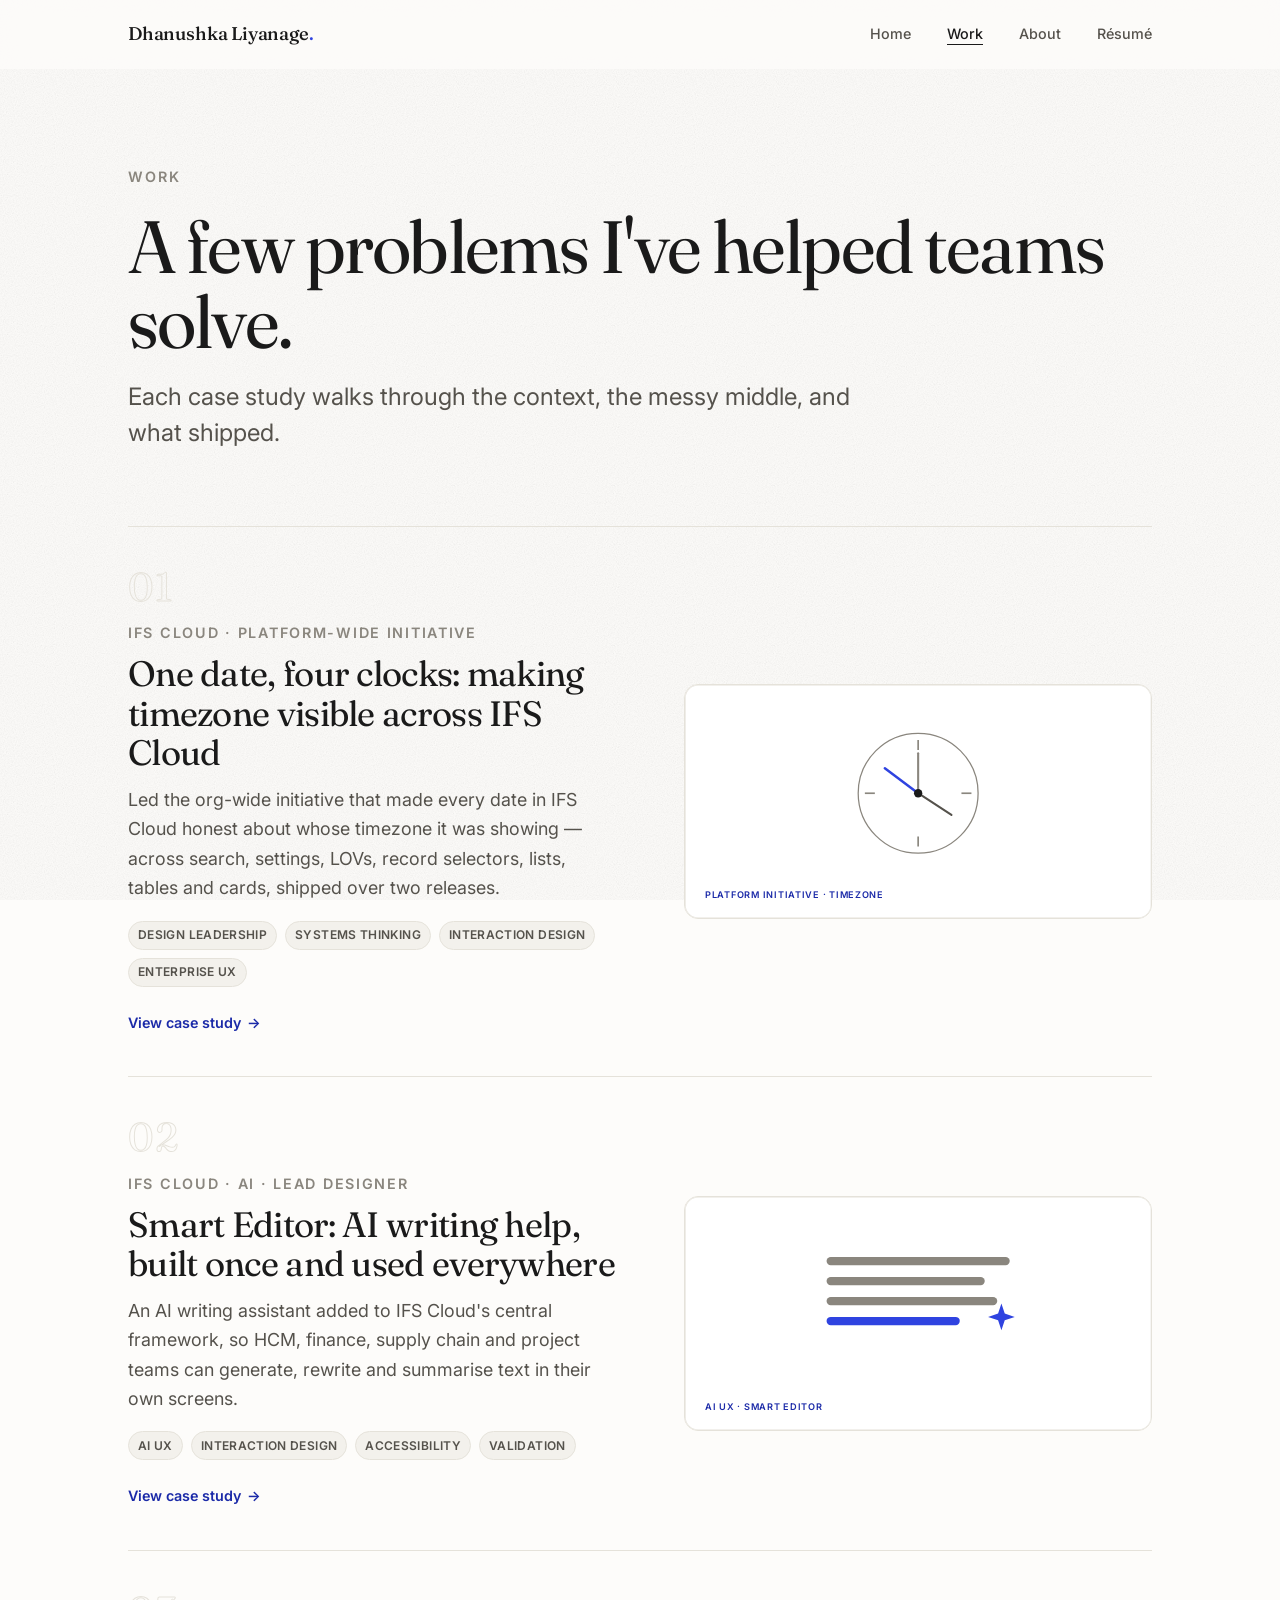
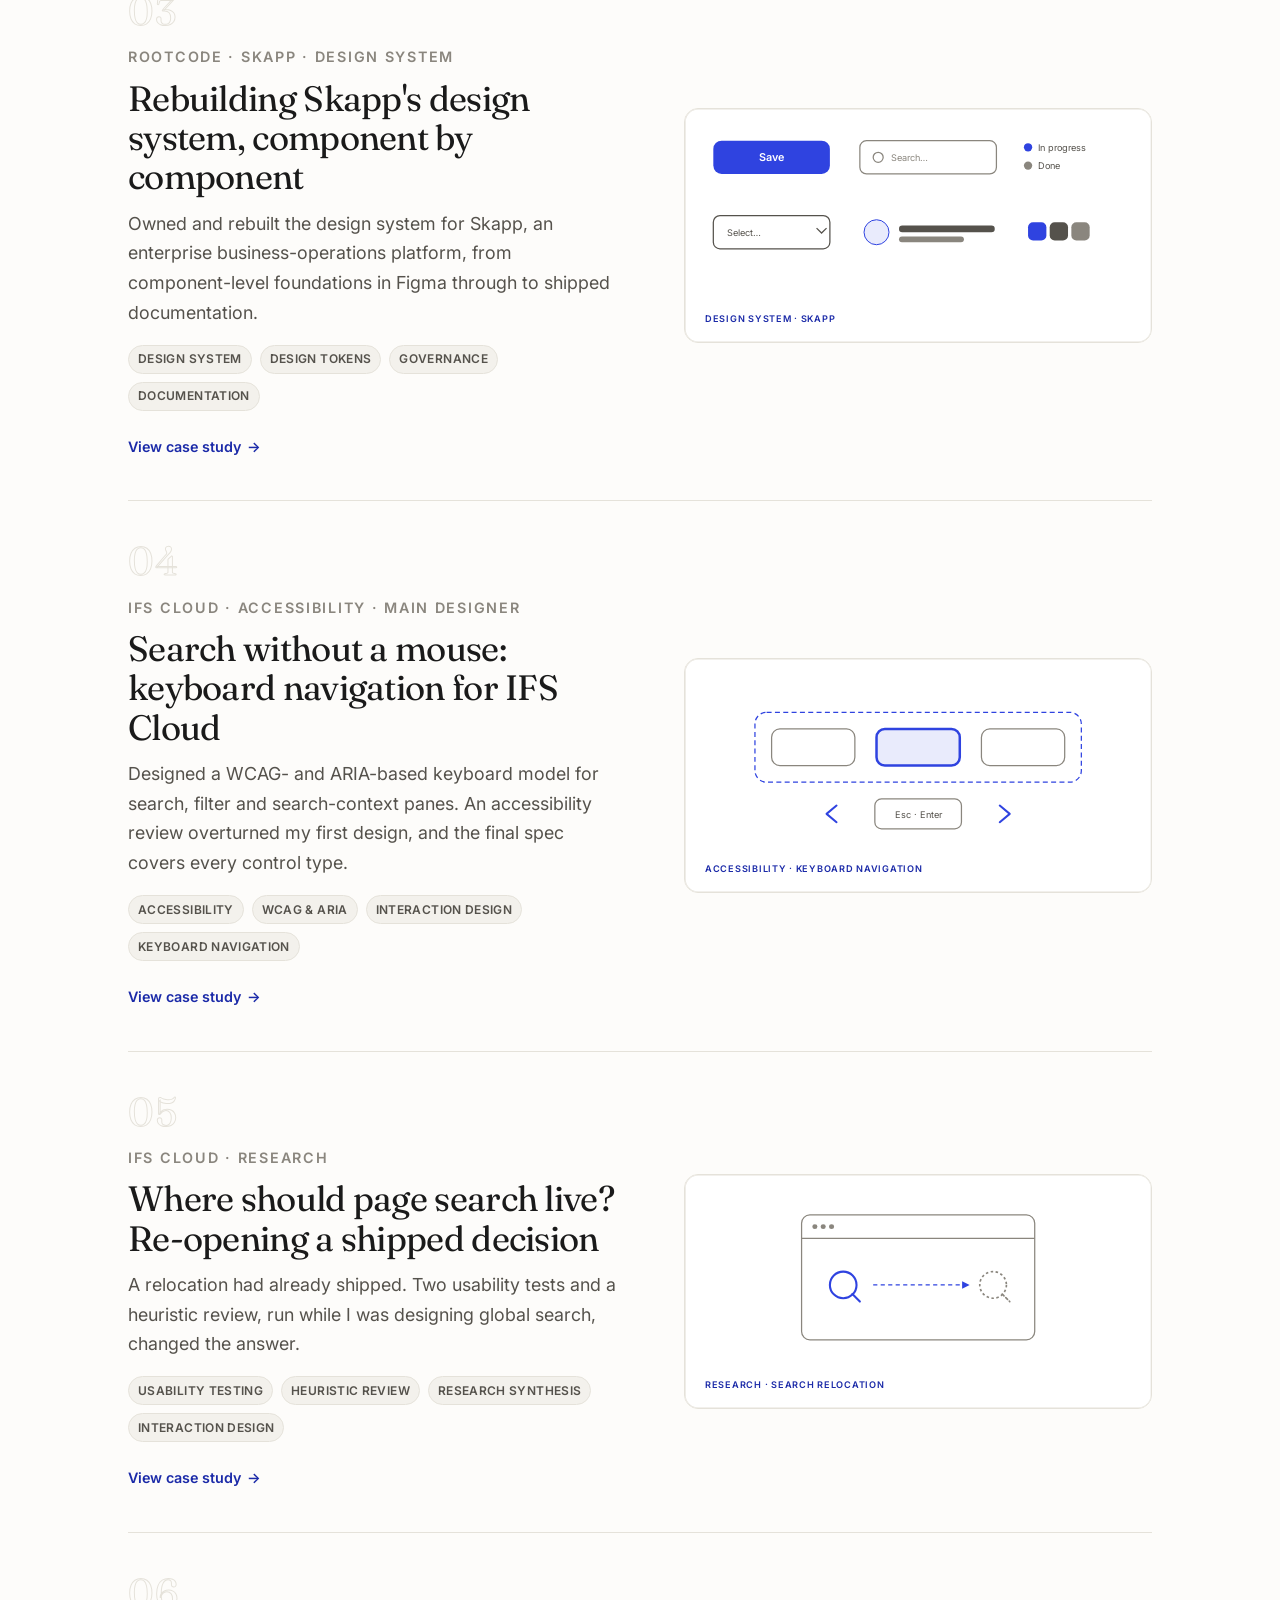
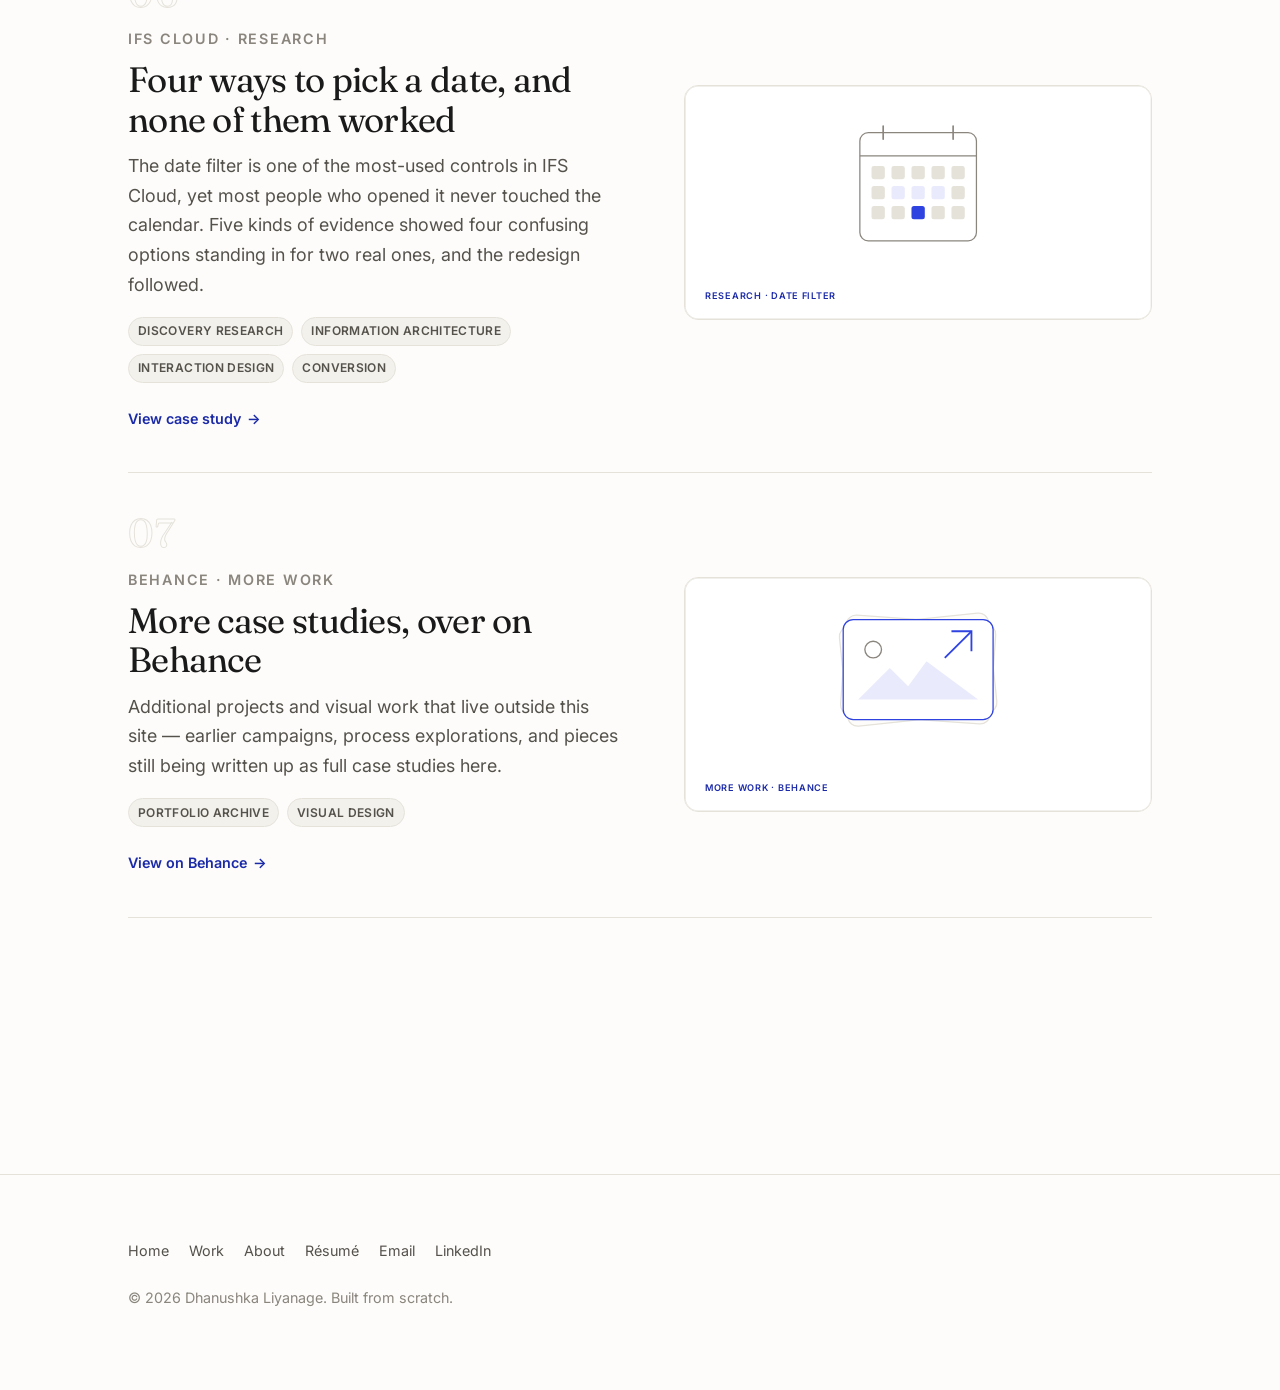
<file: work.html>
<!DOCTYPE html>
<html lang="en">
<head>
  <meta charset="UTF-8" />
  <script>document.documentElement.className="js";</script>
  <meta name="viewport" content="width=device-width, initial-scale=1" />
  <title>Work — Dhanushka Liyanage</title>
  <meta name="description" content="Selected case studies by Dhanushka Liyanage, product designer." />

  <link rel="preconnect" href="https://fonts.googleapis.com" />
  <link rel="preconnect" href="https://fonts.gstatic.com" crossorigin />
  <link href="https://fonts.googleapis.com/css2?family=Fraunces:ital,opsz,wght@0,9..144,400;0,9..144,500;1,9..144,400&family=Inter:wght@400;500;600&display=swap" rel="stylesheet" />
  <link rel="stylesheet" href="assets/css/style.css?v=33" />
  <link rel="icon" href="data:image/svg+xml,%3Csvg xmlns='http://www.w3.org/2000/svg' viewBox='0 0 100 100'%3E%3Crect width='100' height='100' rx='20' fill='%232F43E0'/%3E%3Ctext x='50' y='68' font-size='60' text-anchor='middle' fill='white' font-family='Georgia,serif'%3EY%3C/text%3E%3C/svg%3E" />
</head>
<body>
  <a class="skip-link" href="#main">Skip to content</a>

  <header class="site-header">
    <div class="container">
      <a class="brand" href="index.html">Dhanushka&nbsp;Liyanage<span class="dot">.</span></a>
      <button class="nav-toggle" aria-expanded="false" aria-controls="nav">Menu</button>
      <nav class="nav" id="nav" aria-label="Primary">
        <a href="index.html">Home</a>
        <a href="work.html" aria-current="page">Work</a>
        <a href="about.html">About</a>
        <a href="assets/resume.pdf">Résumé</a>
      </nav>
    </div>
  </header>

  <main id="main">
    <section class="cs-header">
      <div class="container">
        <p class="eyebrow reveal">Work</p>
        <h1 class="reveal" style="max-width:24ch;">A few problems I've helped teams solve.</h1>
        <p class="dek reveal">Each case study walks through the context, the messy middle, and what shipped.</p>
      </div>
    </section>

    <section class="section">
      <div class="container">
        <div class="work-list">

          <a class="work-item reveal" href="case-studies/timezone-awareness.html">
            <div class="work-item__body">
              <p class="work-item__client">IFS Cloud · Platform-wide initiative</p>
              <h3 class="work-item__title">One date, four clocks: making timezone visible across IFS Cloud</h3>
              <p class="work-item__desc">Led the org-wide initiative that made every date in IFS Cloud honest about whose timezone it was showing — across search, settings, LOVs, record selectors, lists, tables and cards, shipped over two releases.</p>
              <div class="tag-row">
                <span class="tag">Design leadership</span><span class="tag">Systems thinking</span><span class="tag">Interaction design</span><span class="tag">Enterprise UX</span>
              </div>
              <span class="text-link">View case study <span class="arrow" aria-hidden="true">→</span></span>
            </div>
            <div class="thumb">
              <svg viewBox="40 40 560 280" role="img" aria-label="A clock face with three hour hands pointing in different directions, representing three time zones on one instant" xmlns="http://www.w3.org/2000/svg" style="width:100%;height:auto;display:block;background:var(--bg-elevated);">
                <rect x="40" y="40" width="560" height="280" rx="16" fill="var(--bg-elevated)" stroke="var(--border)" stroke-width="1.5" />
                <circle cx="320" cy="170" r="72" fill="none" stroke="var(--text-faint)" stroke-width="1.5" />
                <line x1="320" y1="106" x2="320" y2="118" stroke="var(--text-faint)" stroke-width="2" />
                <line x1="320" y1="222" x2="320" y2="234" stroke="var(--text-faint)" stroke-width="2" />
                <line x1="256" y1="170" x2="268" y2="170" stroke="var(--text-faint)" stroke-width="2" />
                <line x1="372" y1="170" x2="384" y2="170" stroke="var(--text-faint)" stroke-width="2" />
                <line x1="320" y1="170" x2="320" y2="122" stroke="var(--text-faint)" stroke-width="2.5" stroke-linecap="round" />
                <line x1="320" y1="170" x2="360" y2="196" stroke="var(--text-soft)" stroke-width="2.5" stroke-linecap="round" />
                <line x1="320" y1="170" x2="280" y2="140" stroke="var(--accent)" stroke-width="3" stroke-linecap="round" />
                <circle cx="320" cy="170" r="5" fill="var(--text)" />
                <text x="64" y="296" font-family="Inter, sans-serif" font-size="11" font-weight="600" letter-spacing="0.08em" fill="var(--accent-text)">PLATFORM INITIATIVE · TIMEZONE</text>
              </svg>
            </div>
          </a>

          <a class="work-item reveal" href="case-studies/smart-editor.html">
            <div class="work-item__body">
              <p class="work-item__client">IFS Cloud · AI · Lead designer</p>
              <h3 class="work-item__title">Smart Editor: AI writing help, built once and used everywhere</h3>
              <p class="work-item__desc">An AI writing assistant added to IFS Cloud's central framework, so HCM, finance, supply chain and project teams can generate, rewrite and summarise text in their own screens.</p>
              <div class="tag-row">
                <span class="tag">AI UX</span><span class="tag">Interaction design</span><span class="tag">Accessibility</span><span class="tag">Validation</span>
              </div>
              <span class="text-link">View case study <span class="arrow" aria-hidden="true">→</span></span>
            </div>
            <div class="thumb">
              <svg viewBox="40 40 560 280" role="img" aria-label="Four lines of text, with the last line highlighted and rewritten by a small AI sparkle icon" xmlns="http://www.w3.org/2000/svg" style="width:100%;height:auto;display:block;background:var(--bg-elevated);">
                <rect x="40" y="40" width="560" height="280" rx="16" fill="var(--bg-elevated)" stroke="var(--border)" stroke-width="1.5" />
                <rect x="210" y="112" width="220" height="10" rx="5" fill="var(--text-faint)" />
                <rect x="210" y="136" width="190" height="10" rx="5" fill="var(--text-faint)" />
                <rect x="210" y="160" width="205" height="10" rx="5" fill="var(--text-faint)" />
                <rect x="210" y="184" width="160" height="10" rx="5" fill="var(--accent)" />
                <path d="M420,168 L424,180 L436,184 L424,188 L420,200 L416,188 L404,184 L416,180 Z" fill="var(--accent)" />
                <text x="64" y="296" font-family="Inter, sans-serif" font-size="11" font-weight="600" letter-spacing="0.08em" fill="var(--accent-text)">AI UX · SMART EDITOR</text>
              </svg>
            </div>
          </a>

          <a class="work-item reveal" href="case-studies/skapp-design-system.html">
            <div class="work-item__body">
              <p class="work-item__client">Rootcode · Skapp · Design system</p>
              <h3 class="work-item__title">Rebuilding Skapp's design system, component by component</h3>
              <p class="work-item__desc">Owned and rebuilt the design system for Skapp, an enterprise business-operations platform, from component-level foundations in Figma through to shipped documentation.</p>
              <div class="tag-row">
                <span class="tag">Design system</span><span class="tag">Design tokens</span><span class="tag">Governance</span><span class="tag">Documentation</span>
              </div>
              <span class="text-link">View case study <span class="arrow" aria-hidden="true">→</span></span>
            </div>
            <div class="thumb">
              <svg viewBox="40 40 560 280" role="img" aria-label="A grid of rebuilt Skapp components: a primary button, a search input, status badges, a dropdown, a table row with an avatar, and a strip of foundation color tokens" xmlns="http://www.w3.org/2000/svg" style="width:100%;height:auto;display:block;background:var(--bg-elevated);">
                <rect x="40" y="40" width="560" height="280" rx="16" fill="var(--bg-elevated)" stroke="var(--border)" stroke-width="1.5" />

                <rect x="74" y="78" width="140" height="40" rx="10" fill="var(--accent)" />
                <text x="144" y="103" font-family="Inter, sans-serif" font-size="13" font-weight="600" fill="#fff" text-anchor="middle">Save</text>

                <rect x="250" y="78" width="164" height="40" rx="8" fill="none" stroke="var(--text-faint)" stroke-width="1.5" />
                <circle cx="272" cy="98" r="6" fill="none" stroke="var(--text-faint)" stroke-width="1.5" />
                <text x="288" y="103" font-family="Inter, sans-serif" font-size="11" fill="var(--text-faint)">Search…</text>

                <circle cx="452" cy="86" r="5" fill="var(--accent)" />
                <text x="464" y="90" font-family="Inter, sans-serif" font-size="11" fill="var(--text-soft)">In progress</text>
                <circle cx="452" cy="108" r="5" fill="var(--text-faint)" />
                <text x="464" y="112" font-family="Inter, sans-serif" font-size="11" fill="var(--text-soft)">Done</text>

                <rect x="74" y="168" width="140" height="40" rx="8" fill="none" stroke="var(--text-soft)" stroke-width="1.5" />
                <text x="90" y="193" font-family="Inter, sans-serif" font-size="11" fill="var(--text-soft)">Select…</text>
                <path d="M198,183 l6,6 l6,-6" fill="none" stroke="var(--text-soft)" stroke-width="1.5" />

                <circle cx="270" cy="188" r="15" fill="var(--accent-soft)" stroke="var(--accent)" stroke-width="1.2" />
                <rect x="297" y="180" width="115" height="8" rx="4" fill="var(--text-soft)" />
                <rect x="297" y="193" width="78" height="7" rx="3.5" fill="var(--text-faint)" />

                <rect x="452" y="176" width="22" height="22" rx="6" fill="var(--accent)" />
                <rect x="478" y="176" width="22" height="22" rx="6" fill="var(--text-soft)" />
                <rect x="504" y="176" width="22" height="22" rx="6" fill="var(--text-faint)" />

                <text x="64" y="296" font-family="Inter, sans-serif" font-size="11" font-weight="600" letter-spacing="0.08em" fill="var(--accent-text)">DESIGN SYSTEM · SKAPP</text>
              </svg>
            </div>
          </a>

          <a class="work-item reveal" href="case-studies/accessibility-keyboard-navigation.html">
            <div class="work-item__body">
              <p class="work-item__client">IFS Cloud · Accessibility · Main designer</p>
              <h3 class="work-item__title">Search without a mouse: keyboard navigation for IFS Cloud</h3>
              <p class="work-item__desc">Designed a WCAG- and ARIA-based keyboard model for search, filter and search-context panes. An accessibility review overturned my first design, and the final spec covers every control type.</p>
              <div class="tag-row">
                <span class="tag">Accessibility</span><span class="tag">WCAG &amp; ARIA</span><span class="tag">Interaction design</span><span class="tag">Keyboard navigation</span>
              </div>
              <span class="text-link">View case study <span class="arrow" aria-hidden="true">→</span></span>
            </div>
            <div class="thumb">
              <svg viewBox="40 40 560 280" role="img" aria-label="A row of three search attribute chips inside a dashed focus outline, with a keyboard focus ring on the middle chip and left and right arrow keys beside it" xmlns="http://www.w3.org/2000/svg" style="width:100%;height:auto;display:block;background:var(--bg-elevated);">
                <rect x="40" y="40" width="560" height="280" rx="16" fill="var(--bg-elevated)" stroke="var(--border)" stroke-width="1.5" />
                <rect x="124" y="104" width="392" height="84" rx="14" fill="none" stroke="var(--accent)" stroke-width="1.5" stroke-dasharray="6 4" />
                <rect x="144" y="124" width="100" height="44" rx="10" fill="none" stroke="var(--text-faint)" stroke-width="1.5" />
                <rect x="270" y="124" width="100" height="44" rx="10" fill="var(--accent-soft)" stroke="var(--accent)" stroke-width="3" />
                <rect x="396" y="124" width="100" height="44" rx="10" fill="none" stroke="var(--text-faint)" stroke-width="1.5" />
                <path d="M222,216 l-12,10 l12,10" fill="none" stroke="var(--accent)" stroke-width="2.4" stroke-linecap="round" stroke-linejoin="round" />
                <path d="M418,216 l12,10 l-12,10" fill="none" stroke="var(--accent)" stroke-width="2.4" stroke-linecap="round" stroke-linejoin="round" />
                <rect x="268" y="208" width="104" height="36" rx="8" fill="none" stroke="var(--text-faint)" stroke-width="1.5" />
                <text x="320" y="231" font-family="Inter, sans-serif" font-size="11" fill="var(--text-soft)" text-anchor="middle">Esc · Enter</text>
                <text x="64" y="296" font-family="Inter, sans-serif" font-size="11" fill="var(--accent-text)" font-weight="600" letter-spacing="0.08em">ACCESSIBILITY · KEYBOARD NAVIGATION</text>
              </svg>
            </div>
          </a>

          <a class="work-item reveal" href="case-studies/search-relocation.html">
            <div class="work-item__body">
              <p class="work-item__client">IFS Cloud · Research</p>
              <h3 class="work-item__title">Where should page search live? Re-opening a shipped decision</h3>
              <p class="work-item__desc">A relocation had already shipped. Two usability tests and a heuristic review, run while I was designing global search, changed the answer.</p>
              <div class="tag-row">
                <span class="tag">Usability testing</span><span class="tag">Heuristic review</span><span class="tag">Research synthesis</span><span class="tag">Interaction design</span>
              </div>
              <span class="text-link">View case study <span class="arrow" aria-hidden="true">→</span></span>
            </div>
            <div class="thumb">
              <svg viewBox="40 40 560 280" role="img" aria-label="A search icon moves from the right side of a page frame to the left side, tracing the relocation this research reopened" xmlns="http://www.w3.org/2000/svg" style="width:100%;height:auto;display:block;background:var(--bg-elevated);">
                <defs>
                  <marker id="arrSR" viewBox="0 0 10 10" refX="8" refY="5" markerWidth="6" markerHeight="6" orient="auto-start-reverse">
                    <path d="M0,0 L10,5 L0,10 z" fill="var(--accent)" />
                  </marker>
                </defs>
                <rect x="40" y="40" width="560" height="280" rx="16" fill="var(--bg-elevated)" stroke="var(--border)" stroke-width="1.5" />
                <rect x="180" y="88" width="280" height="150" rx="10" fill="none" stroke="var(--text-faint)" stroke-width="1.5" />
                <line x1="180" y1="116" x2="460" y2="116" stroke="var(--text-faint)" stroke-width="1.5" />
                <circle cx="196" cy="102" r="3" fill="var(--text-faint)" />
                <circle cx="206" cy="102" r="3" fill="var(--text-faint)" />
                <circle cx="216" cy="102" r="3" fill="var(--text-faint)" />
                <circle cx="230" cy="172" r="16" fill="none" stroke="var(--accent)" stroke-width="2.5" />
                <line x1="241" y1="183" x2="250" y2="192" stroke="var(--accent)" stroke-width="2.5" stroke-linecap="round" />
                <line x1="266" y1="172" x2="380" y2="172" stroke="var(--accent)" stroke-width="1.5" stroke-dasharray="5 4" marker-end="url(#arrSR)" />
                <circle cx="410" cy="172" r="16" fill="none" stroke="var(--text-faint)" stroke-width="2" stroke-dasharray="3 3" />
                <line x1="421" y1="183" x2="430" y2="192" stroke="var(--text-faint)" stroke-width="2" stroke-dasharray="3 3" stroke-linecap="round" />
                <text x="64" y="296" font-family="Inter, sans-serif" font-size="11" font-weight="600" letter-spacing="0.08em" fill="var(--accent-text)">RESEARCH · SEARCH RELOCATION</text>
              </svg>
            </div>
          </a>

          <a class="work-item reveal" href="case-studies/date-filter-redesign.html">
            <div class="work-item__body">
              <p class="work-item__client">IFS Cloud · Research</p>
              <h3 class="work-item__title">Four ways to pick a date, and none of them worked</h3>
              <p class="work-item__desc">The date filter is one of the most-used controls in IFS Cloud, yet most people who opened it never touched the calendar. Five kinds of evidence showed four confusing options standing in for two real ones, and the redesign followed.</p>
              <div class="tag-row">
                <span class="tag">Discovery research</span><span class="tag">Information architecture</span><span class="tag">Interaction design</span><span class="tag">Conversion</span>
              </div>
              <span class="text-link">View case study <span class="arrow" aria-hidden="true">→</span></span>
            </div>
            <div class="thumb">
              <svg viewBox="40 40 560 280" role="img" aria-label="A calendar with one exact date highlighted and a run of adjacent days highlighted as a range" xmlns="http://www.w3.org/2000/svg" style="width:100%;height:auto;display:block;background:var(--bg-elevated);">
                <rect x="40" y="40" width="560" height="280" rx="16" fill="var(--bg-elevated)" stroke="var(--border)" stroke-width="1.5" />
                <rect x="250" y="96" width="140" height="130" rx="10" fill="none" stroke="var(--text-faint)" stroke-width="1.5" />
                <line x1="250" y1="124" x2="390" y2="124" stroke="var(--text-faint)" stroke-width="1.5" />
                <line x1="278" y1="88" x2="278" y2="104" stroke="var(--text-faint)" stroke-width="2" stroke-linecap="round" />
                <line x1="362" y1="88" x2="362" y2="104" stroke="var(--text-faint)" stroke-width="2" stroke-linecap="round" />
                <rect x="264" y="136" width="16" height="16" rx="3" fill="var(--border)" />
                <rect x="288" y="136" width="16" height="16" rx="3" fill="var(--border)" />
                <rect x="312" y="136" width="16" height="16" rx="3" fill="var(--border)" />
                <rect x="336" y="136" width="16" height="16" rx="3" fill="var(--border)" />
                <rect x="360" y="136" width="16" height="16" rx="3" fill="var(--border)" />
                <rect x="264" y="160" width="16" height="16" rx="3" fill="var(--border)" />
                <rect x="288" y="160" width="16" height="16" rx="3" fill="var(--accent-soft)" />
                <rect x="312" y="160" width="16" height="16" rx="3" fill="var(--accent-soft)" />
                <rect x="336" y="160" width="16" height="16" rx="3" fill="var(--accent-soft)" />
                <rect x="360" y="160" width="16" height="16" rx="3" fill="var(--border)" />
                <rect x="264" y="184" width="16" height="16" rx="3" fill="var(--border)" />
                <rect x="288" y="184" width="16" height="16" rx="3" fill="var(--border)" />
                <rect x="312" y="184" width="16" height="16" rx="3" fill="var(--accent)" />
                <rect x="336" y="184" width="16" height="16" rx="3" fill="var(--border)" />
                <rect x="360" y="184" width="16" height="16" rx="3" fill="var(--border)" />
                <text x="64" y="296" font-family="Inter, sans-serif" font-size="11" font-weight="600" letter-spacing="0.08em" fill="var(--accent-text)">RESEARCH · DATE FILTER</text>
              </svg>
            </div>
          </a>

          <a class="work-item reveal" href="https://www.behance.net/dhanushka">
            <div class="work-item__body">
              <p class="work-item__client">Behance · More work</p>
              <h3 class="work-item__title">More case studies, over on Behance</h3>
              <p class="work-item__desc">Additional projects and visual work that live outside this site — earlier campaigns, process explorations, and pieces still being written up as full case studies here.</p>
              <div class="tag-row">
                <span class="tag">Portfolio archive</span><span class="tag">Visual design</span>
              </div>
              <span class="text-link">View on Behance <span class="arrow" aria-hidden="true">→</span></span>
            </div>
            <div class="thumb">
              <svg viewBox="40 40 560 280" role="img" aria-label="A stack of project cards, representing more case studies on Behance" xmlns="http://www.w3.org/2000/svg" style="width:100%;height:auto;display:block;background:var(--bg-elevated);">
                <rect x="40" y="40" width="560" height="280" rx="16" fill="var(--bg-elevated)" stroke="var(--border)" stroke-width="1.5" />
                <rect x="230" y="90" width="180" height="120" rx="12" fill="var(--bg)" stroke="var(--border)" stroke-width="1.5" transform="rotate(-6 320 150)" />
                <rect x="230" y="90" width="180" height="120" rx="12" fill="var(--bg)" stroke="var(--border)" stroke-width="1.5" transform="rotate(4 320 150)" />
                <rect x="230" y="90" width="180" height="120" rx="12" fill="var(--bg-elevated)" stroke="var(--accent)" stroke-width="1.5" />
                <circle cx="266" cy="126" r="10" fill="none" stroke="var(--text-faint)" stroke-width="1.6" />
                <path d="M248,186 L286,148 L308,170 L330,140 L392,186 Z" fill="var(--accent-soft)" />
                <path d="M360,104 L384,104 L384,128" fill="none" stroke="var(--accent)" stroke-width="2.2" />
                <path d="M384,104 L352,136" fill="none" stroke="var(--accent)" stroke-width="2.2" />
                <text x="64" y="296" font-family="Inter, sans-serif" font-size="11" font-weight="600" letter-spacing="0.08em" fill="var(--accent-text)">MORE WORK · BEHANCE</text>
              </svg>
            </div>
          </a>

        </div>
      </div>
    </section>
  </main>

  <footer class="site-footer">
    <div class="container">
      <nav class="foot-nav" aria-label="Footer">
        <a href="index.html">Home</a>
        <a href="work.html">Work</a>
        <a href="about.html">About</a>
        <a href="assets/resume.pdf">Résumé</a>
        <a href="mailto:dhanuliyanage.ux@gmail.com">Email</a>
        <a href="https://www.linkedin.com/">LinkedIn</a>
      </nav>
      <p class="copy">© <span data-year>2026</span> Dhanushka Liyanage. Built from scratch.</p>
    </div>
  </footer>

  <script src="assets/js/main.js"></script>
</body>
</html>
</file>
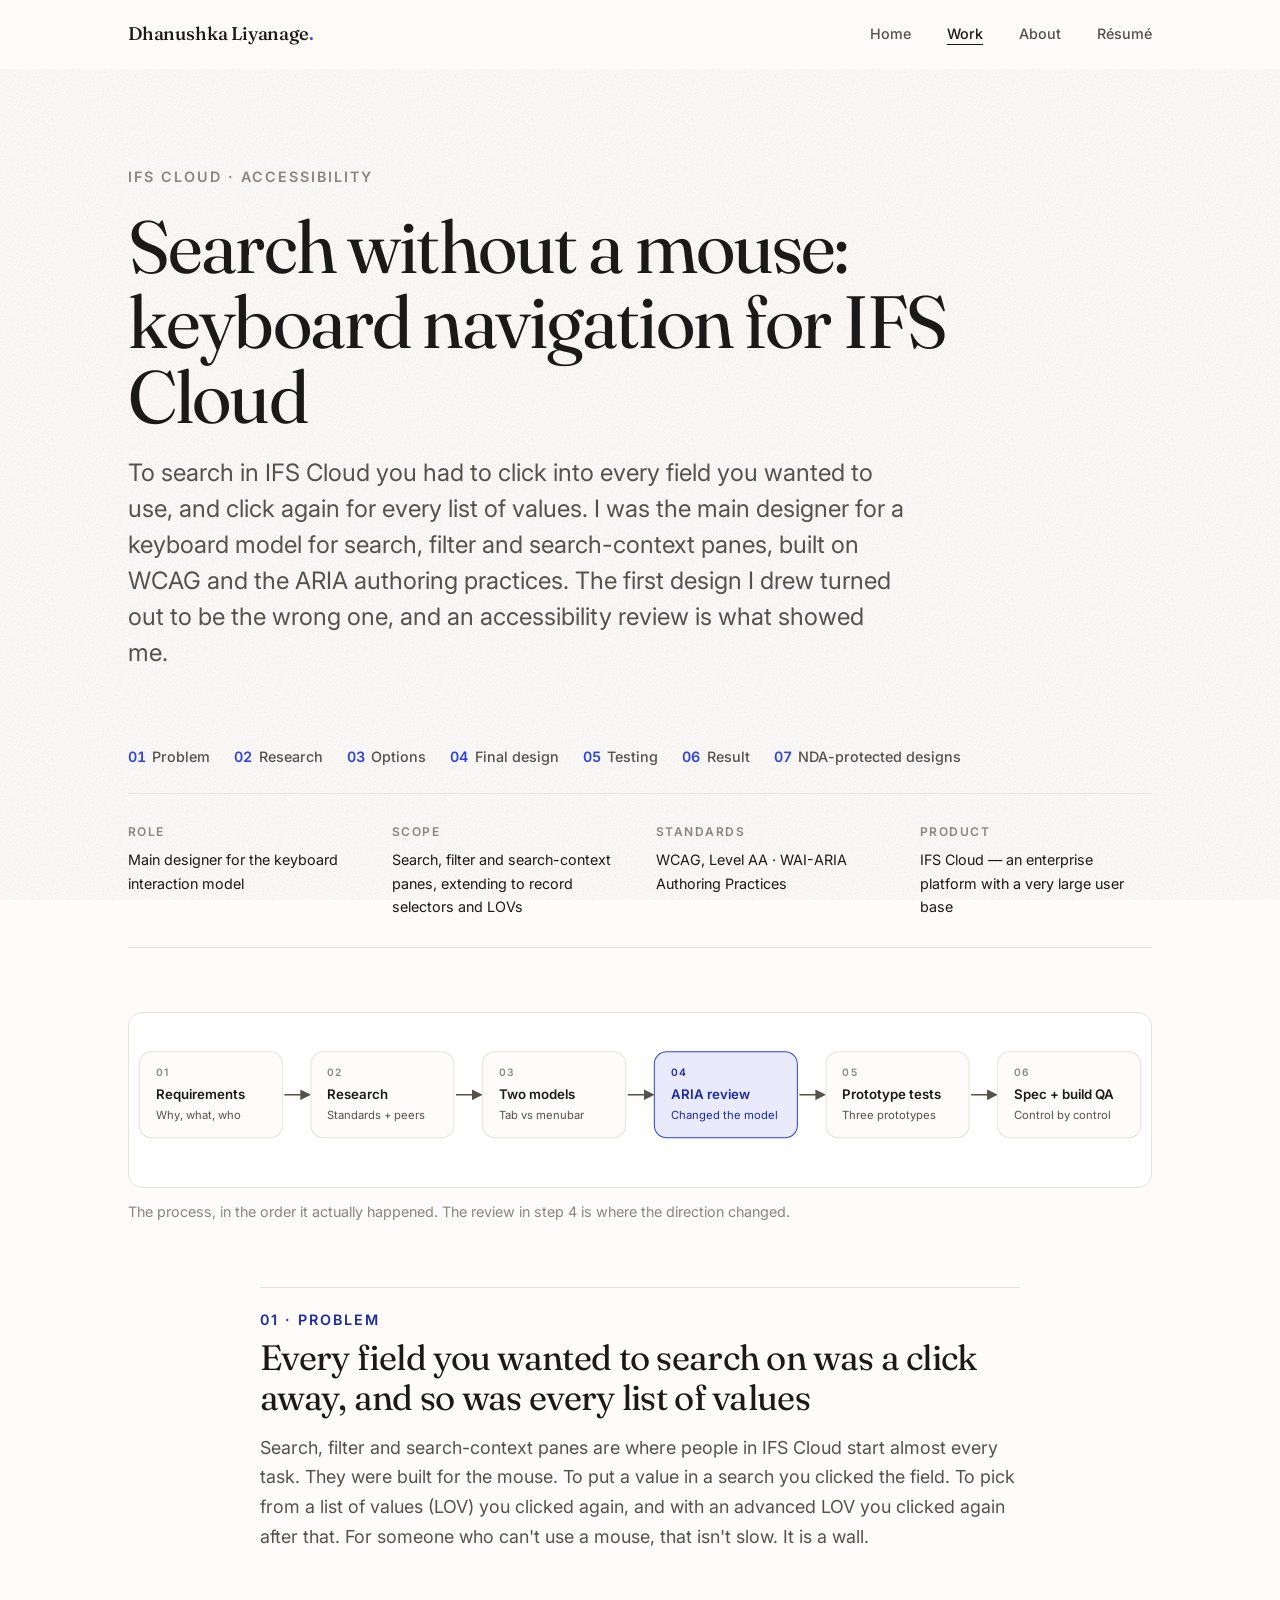
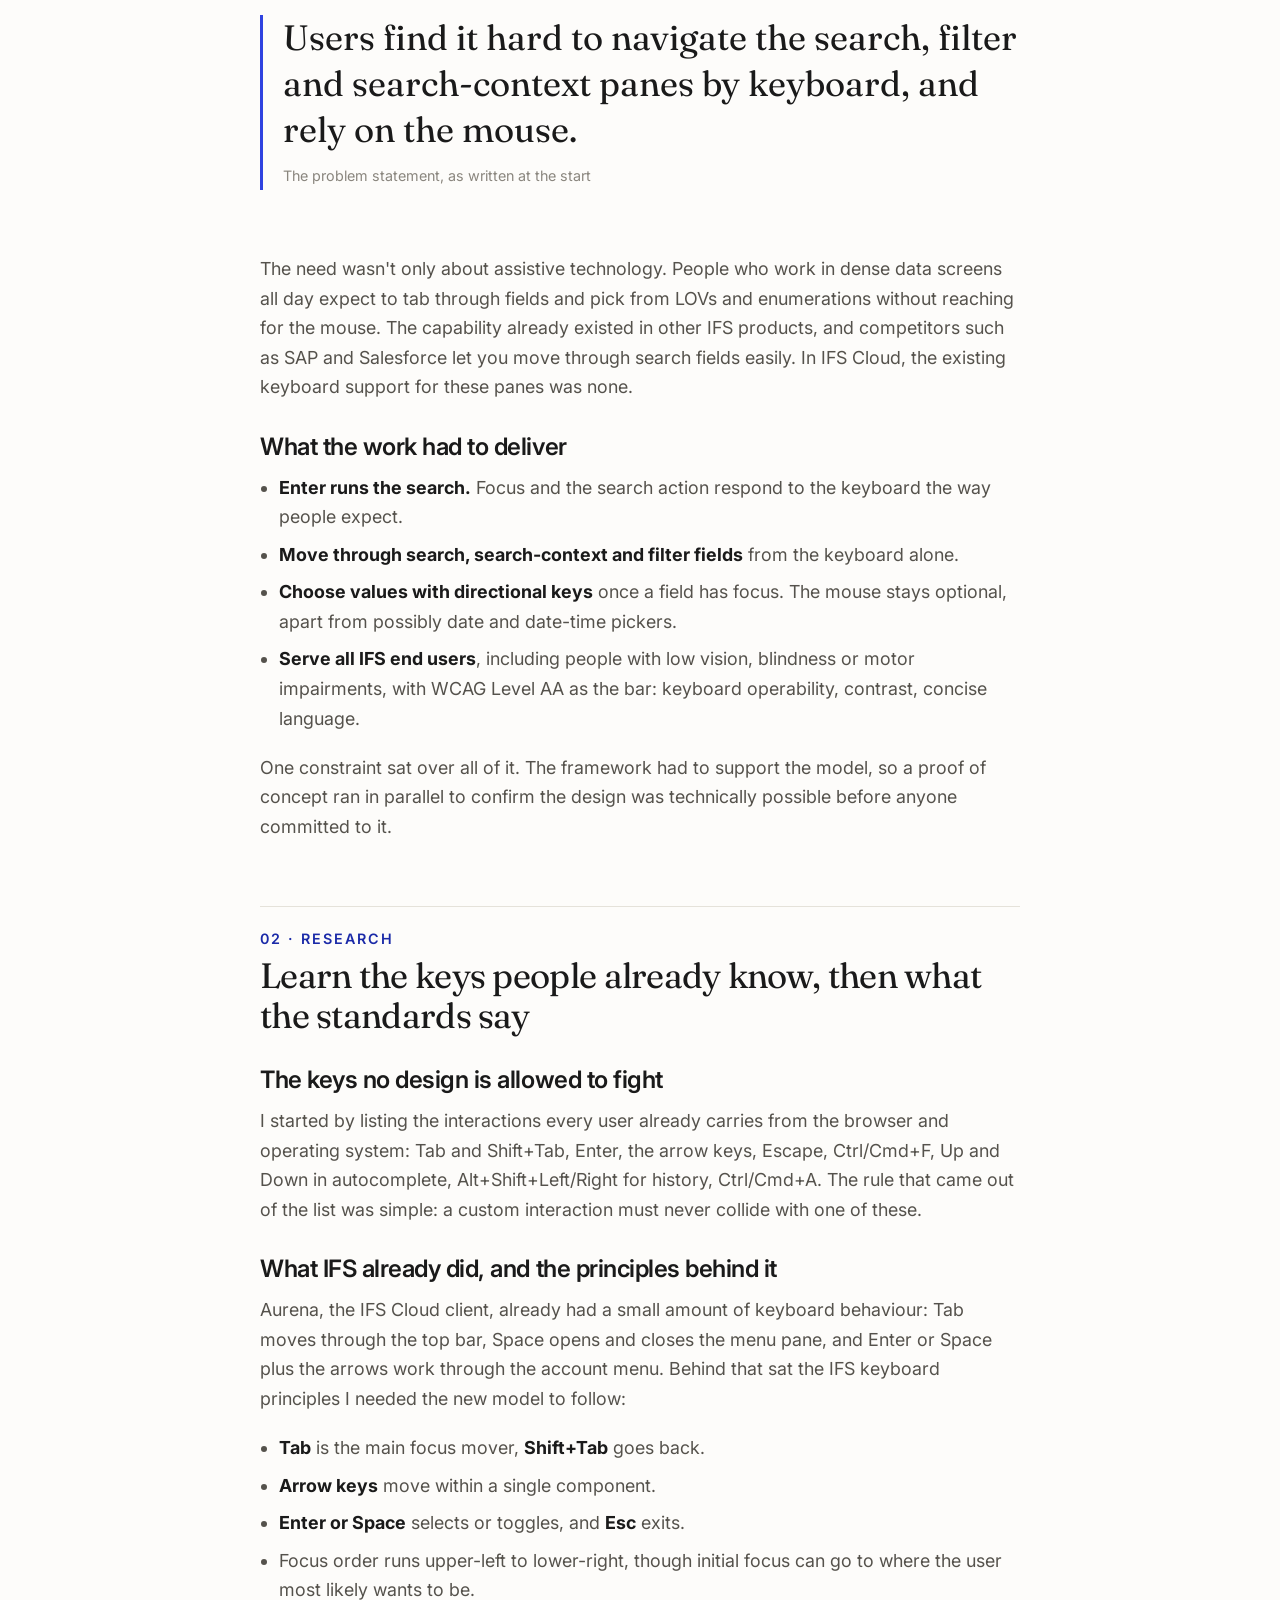
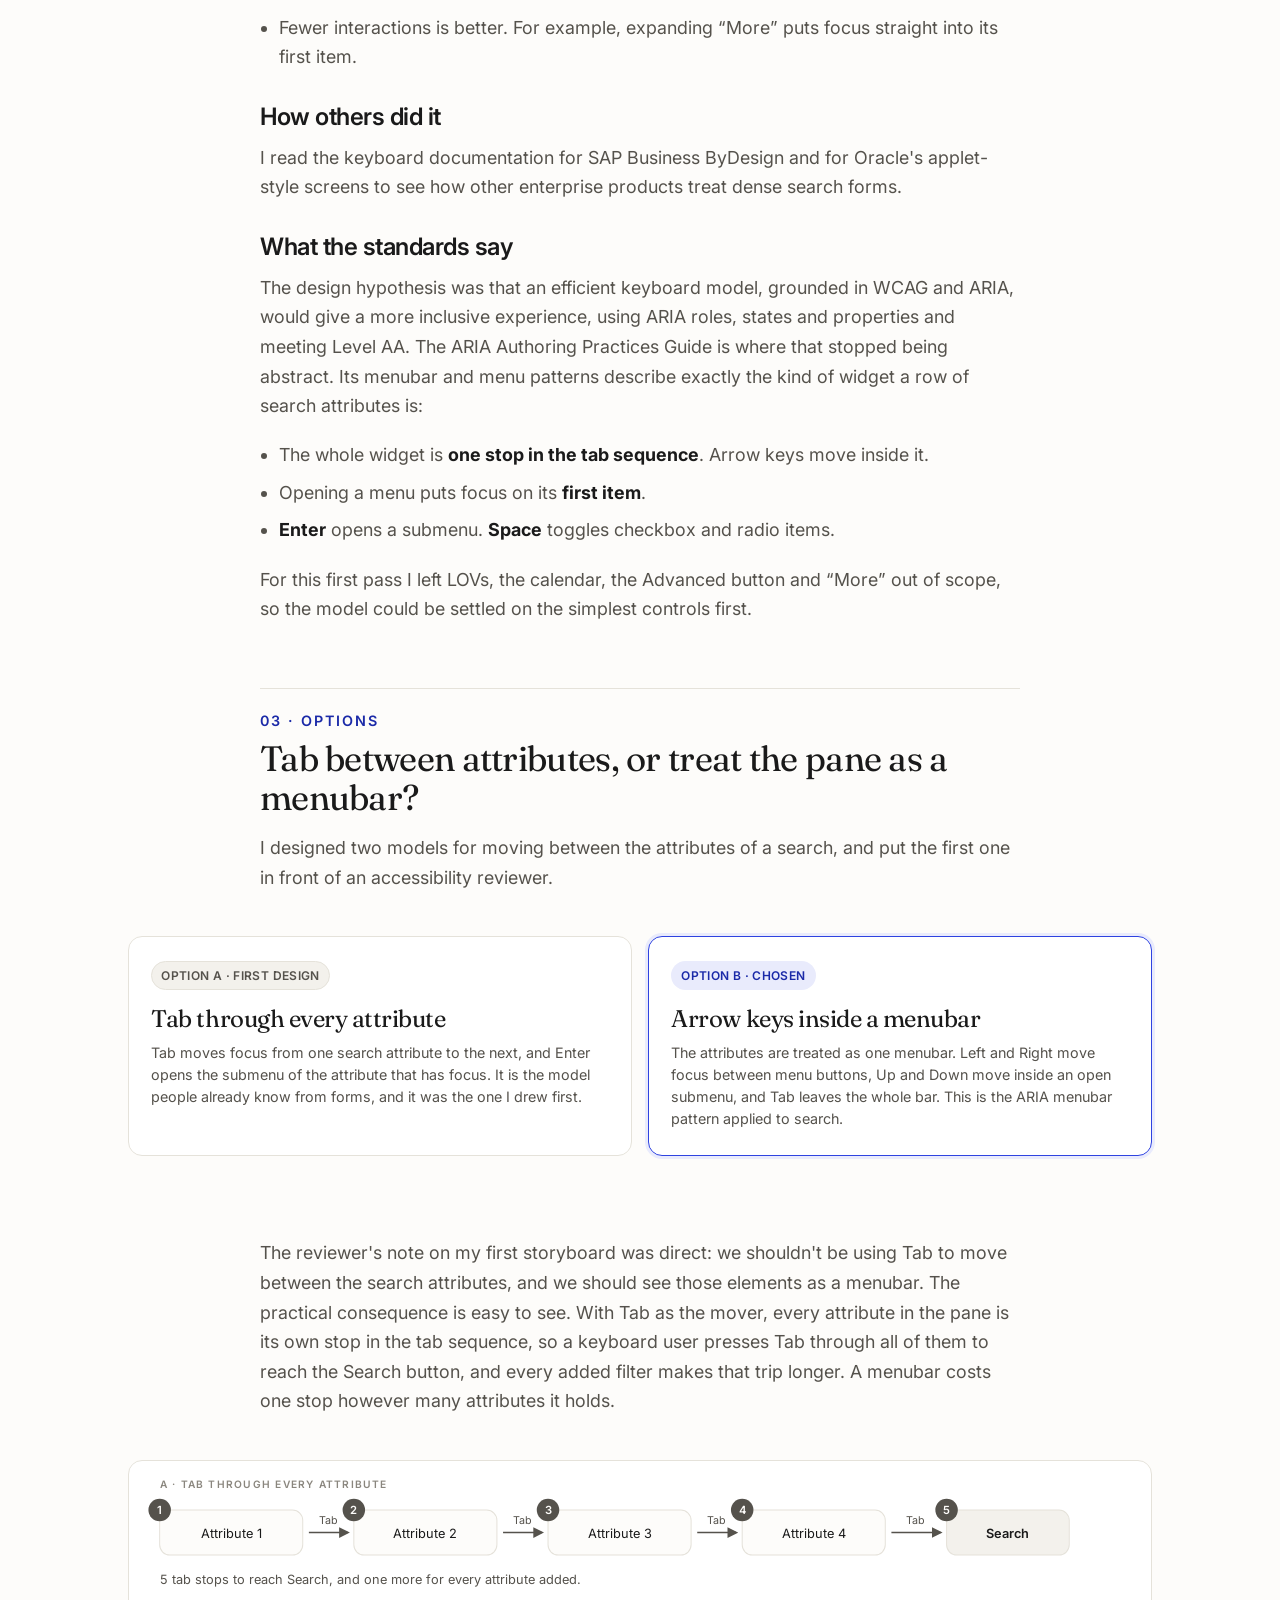
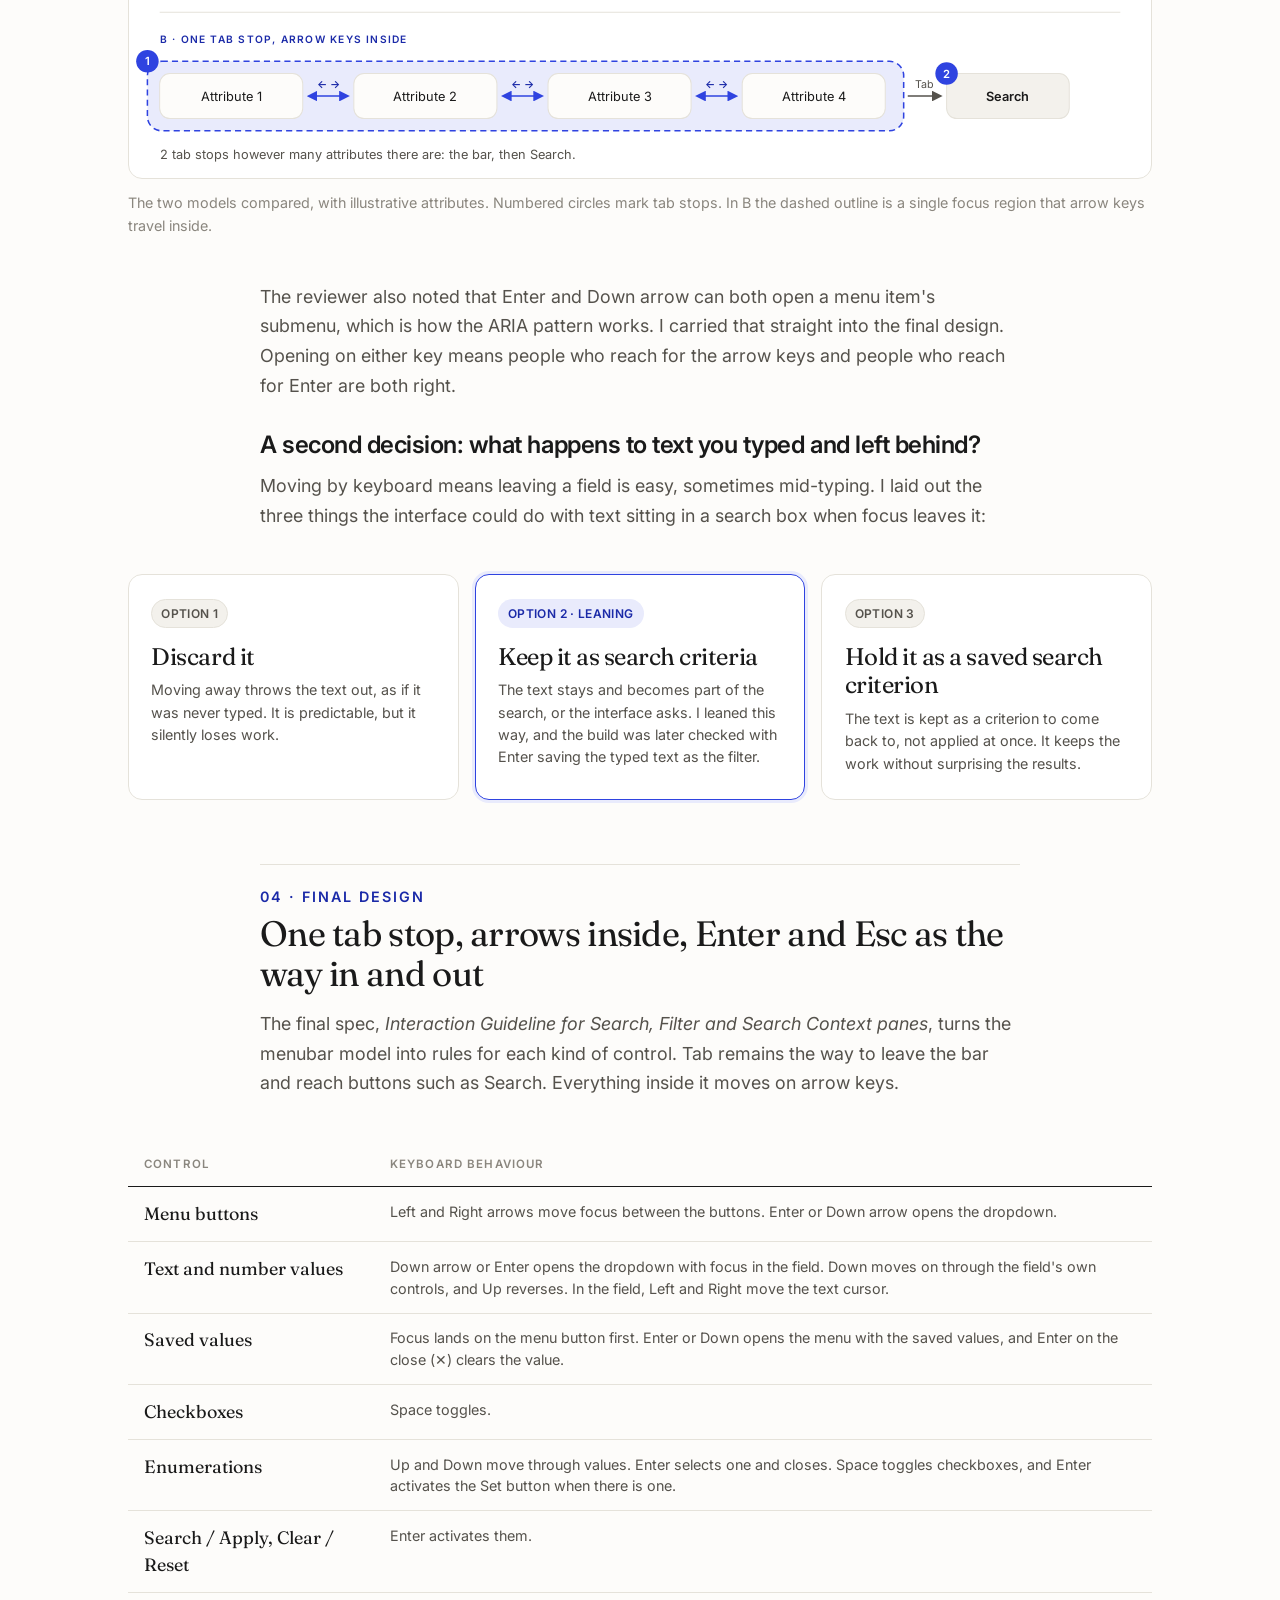
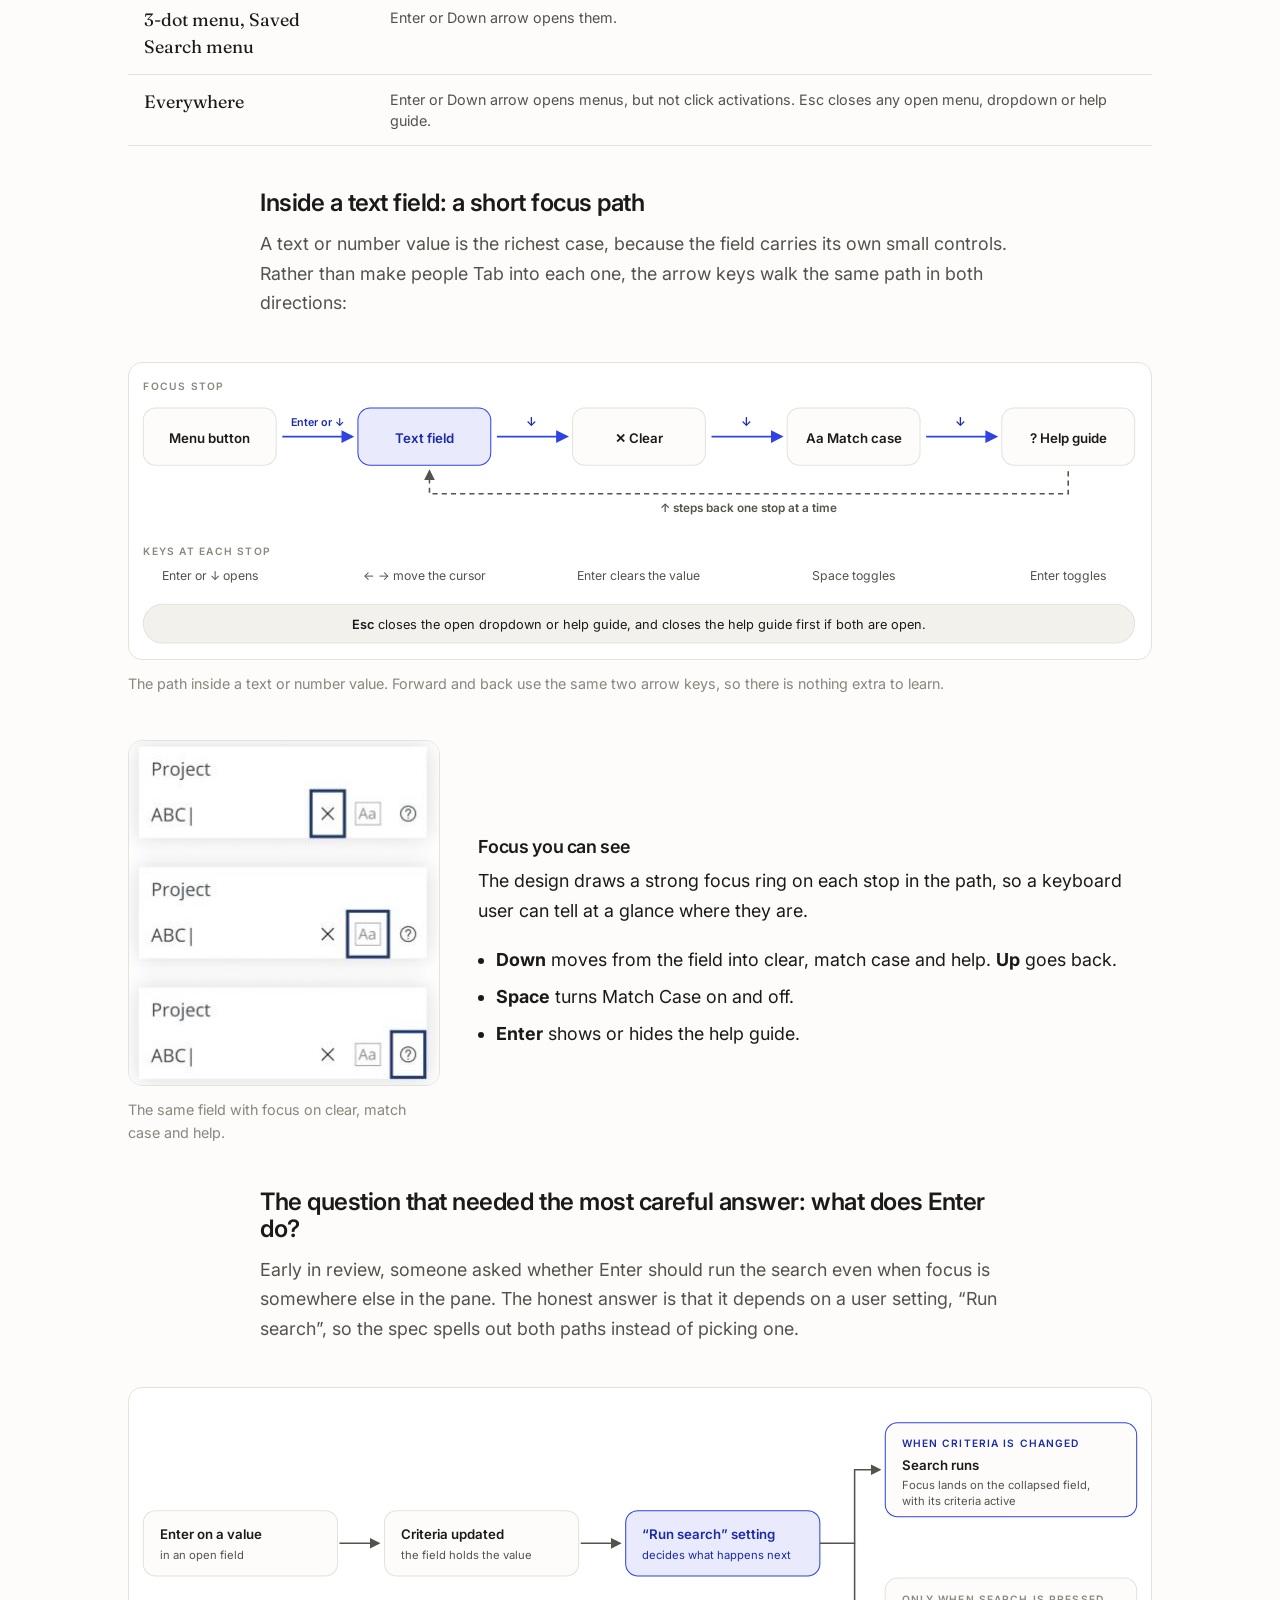
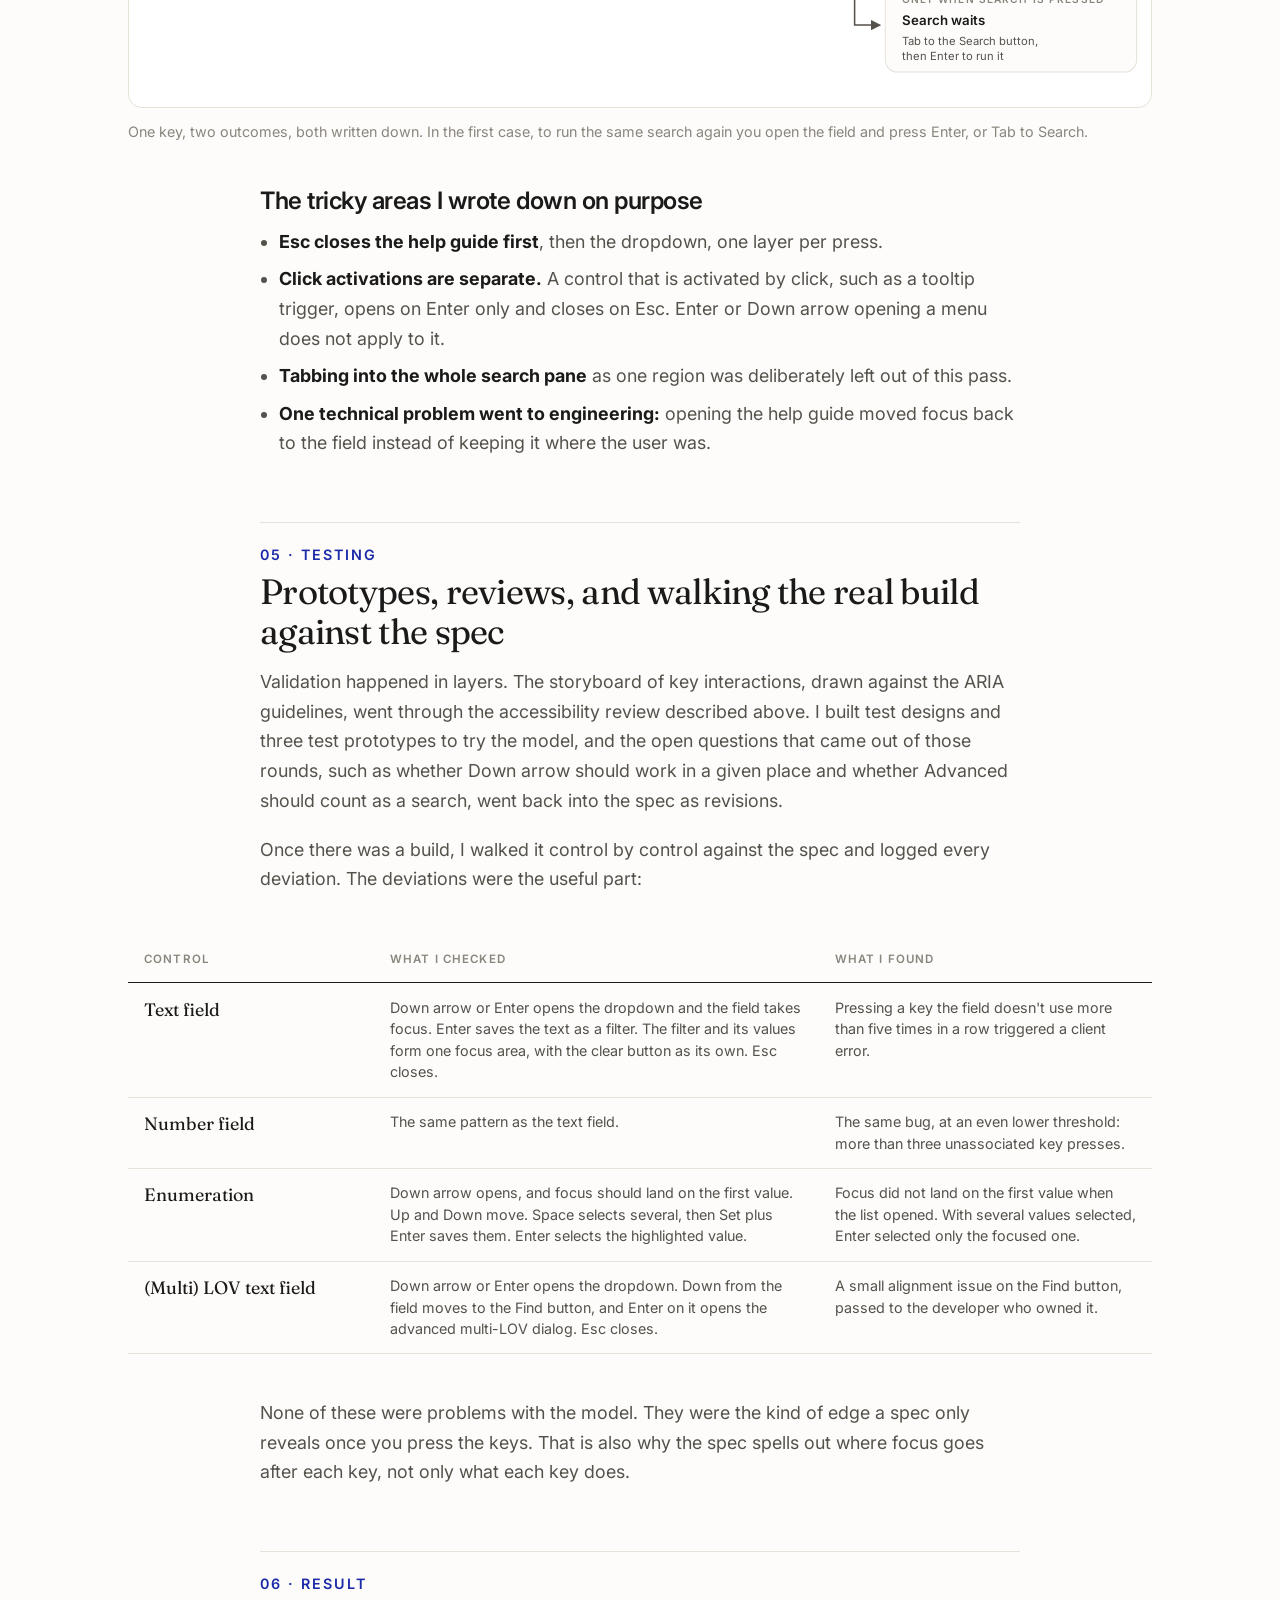
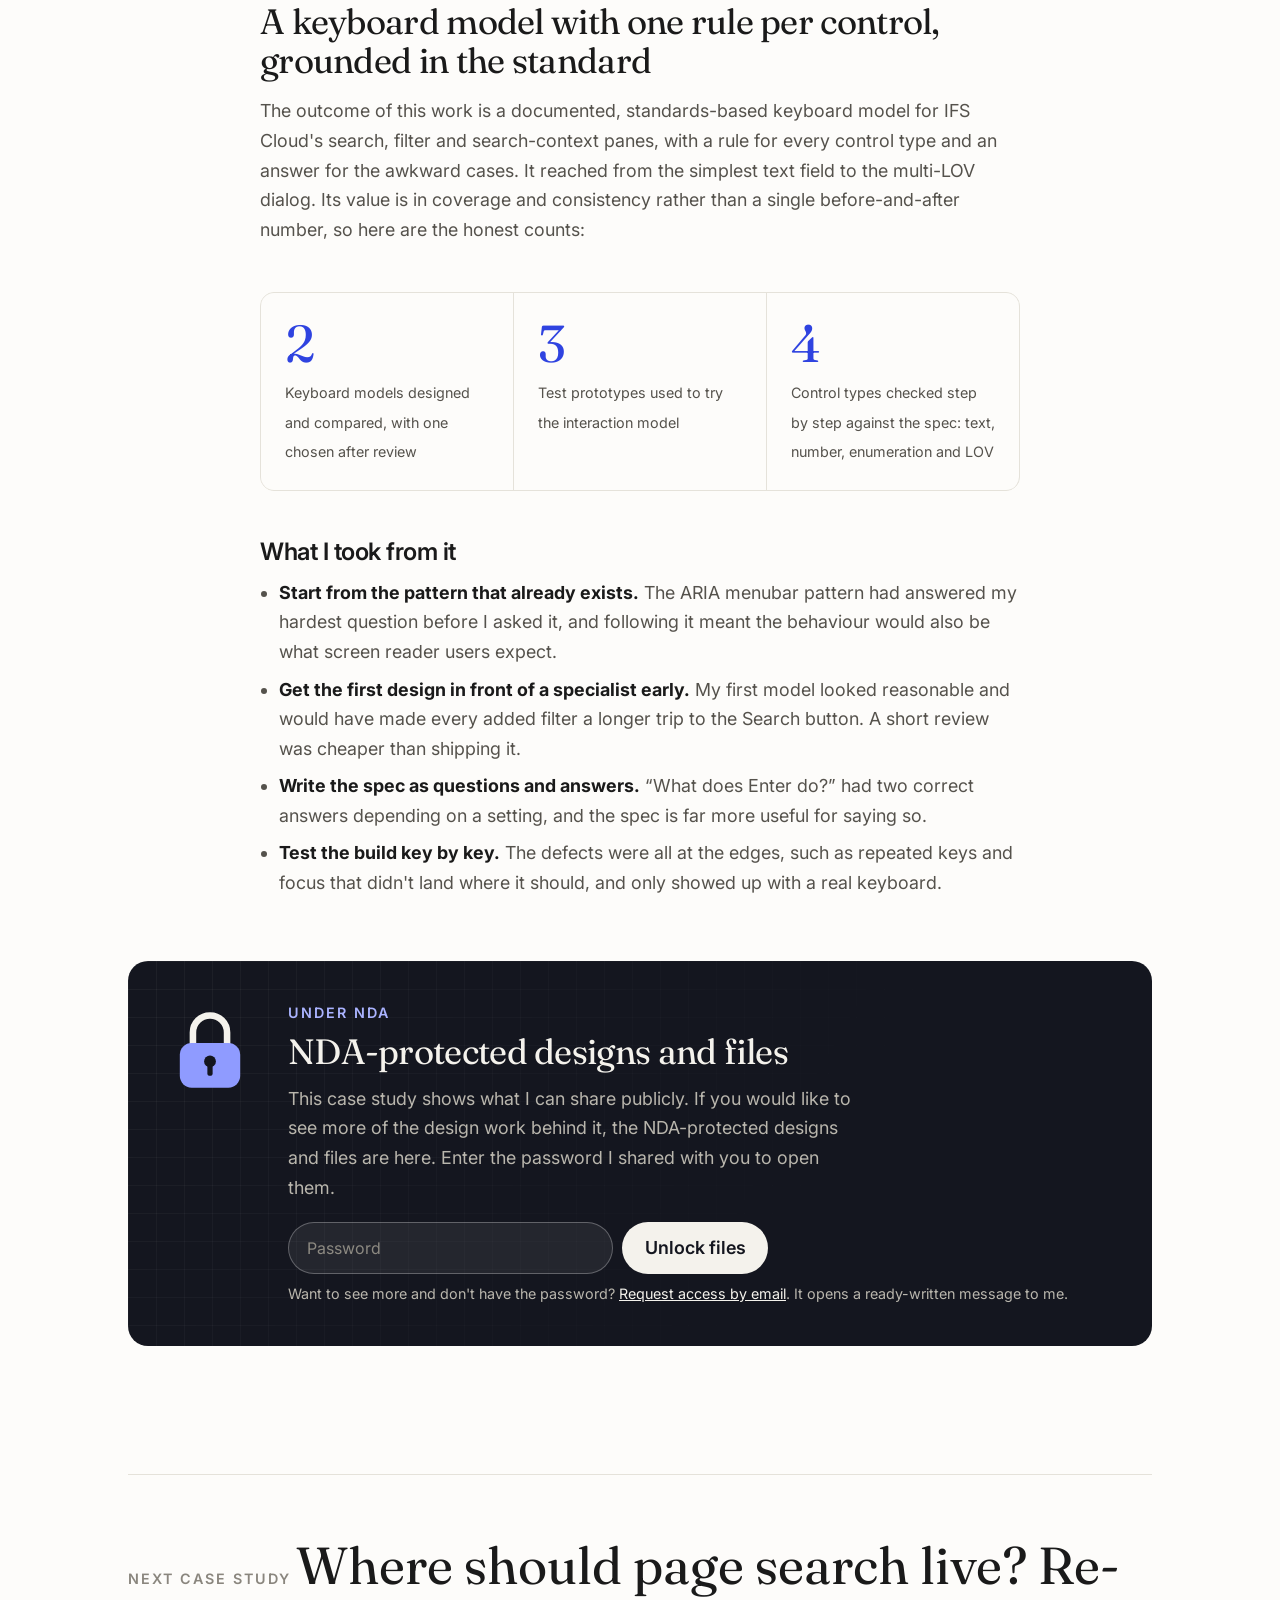
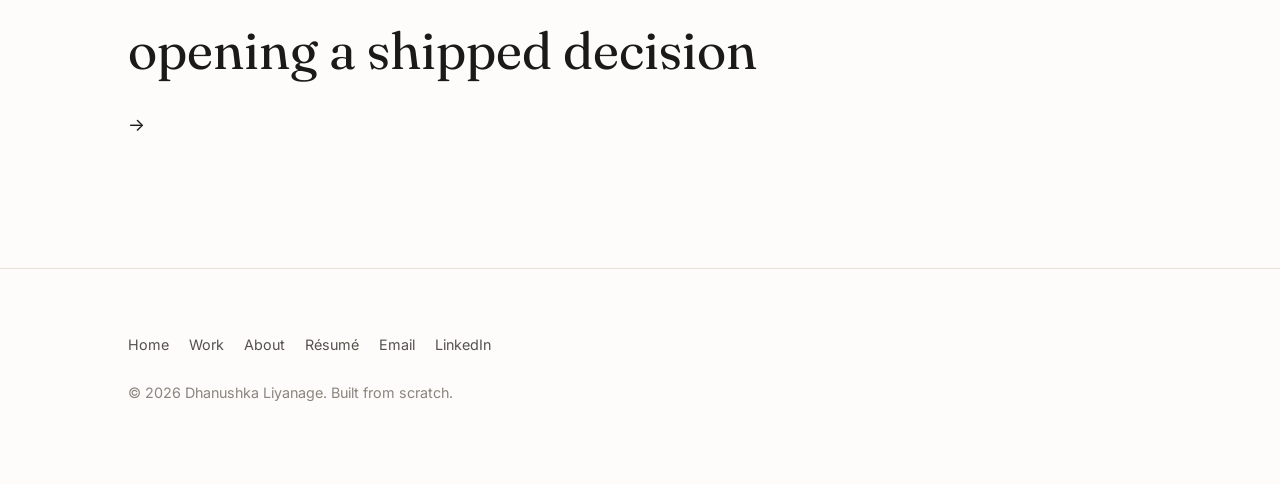
<file: case-studies/accessibility-keyboard-navigation.html>
<!DOCTYPE html>
<html lang="en">
<head>
  <meta charset="UTF-8" />
  <script>document.documentElement.className="js";</script>
  <meta name="viewport" content="width=device-width, initial-scale=1" />
  <title>Search without a mouse — Dhanushka Liyanage</title>
  <meta name="description" content="Case study: designing keyboard navigation for IFS Cloud's search, filter and search-context panes using WCAG and the ARIA authoring practices — from requirements and competitor review, through two competing models, to a control-by-control spec and QA on the build." />

  <link rel="preconnect" href="https://fonts.googleapis.com" />
  <link rel="preconnect" href="https://fonts.gstatic.com" crossorigin />
  <link href="https://fonts.googleapis.com/css2?family=Fraunces:ital,opsz,wght@0,9..144,400;0,9..144,500;1,9..144,400&family=Inter:wght@400;500;600&display=swap" rel="stylesheet" />
  <link rel="stylesheet" href="../assets/css/style.css?v=33" />
  <link rel="icon" href="data:image/svg+xml,%3Csvg xmlns='http://www.w3.org/2000/svg' viewBox='0 0 100 100'%3E%3Crect width='100' height='100' rx='20' fill='%232F43E0'/%3E%3Ctext x='50' y='68' font-size='60' text-anchor='middle' fill='white' font-family='Georgia,serif'%3EY%3C/text%3E%3C/svg%3E" />
</head>
<body>
  <a class="skip-link" href="#main">Skip to content</a>

  <header class="site-header">
    <div class="container">
      <a class="brand" href="../index.html">Dhanushka&nbsp;Liyanage<span class="dot">.</span></a>
      <button class="nav-toggle" aria-expanded="false" aria-controls="nav">Menu</button>
      <nav class="nav" id="nav" aria-label="Primary">
        <a href="../index.html">Home</a>
        <a href="../work.html" aria-current="page">Work</a>
        <a href="../about.html">About</a>
        <a href="../assets/resume.pdf">Résumé</a>
      </nav>
    </div>
  </header>

  <main id="main">
    <article>
      <header class="cs-header">
        <div class="container">
          <p class="eyebrow reveal">IFS Cloud · Accessibility</p>
          <h1 class="reveal">Search without a mouse: keyboard navigation for IFS Cloud</h1>
          <p class="dek reveal">To search in IFS Cloud you had to click into every field you wanted to use, and click again for every list of values. I was the main designer for a keyboard model for search, filter and search-context panes, built on WCAG and the ARIA authoring practices. The first design I drew turned out to be the wrong one, and an accessibility review is what showed me.</p>
        </div>
      </header>

      <div class="container">
        <nav class="cs-toc reveal" aria-label="On this page">
          <a href="#problem"><span>01</span>Problem</a>
          <a href="#research"><span>02</span>Research</a>
          <a href="#options"><span>03</span>Options</a>
          <a href="#design"><span>04</span>Final design</a>
          <a href="#testing"><span>05</span>Testing</a>
          <a href="#result"><span>06</span>Result</a>
          <a href="#files"><span>07</span>NDA-protected designs</a>
        </nav>

        <dl class="cs-meta reveal">
          <div><dt>Role</dt><dd>Main designer for the keyboard interaction model</dd></div>
          <div><dt>Scope</dt><dd>Search, filter and search-context panes, extending to record selectors and LOVs</dd></div>
          <div><dt>Standards</dt><dd>WCAG, Level AA · WAI-ARIA Authoring Practices</dd></div>
          <div><dt>Product</dt><dd>IFS Cloud — an enterprise platform with a very large user base</dd></div>
        </dl>

        <figure class="cs-hero figure-wide shot reveal">
          <svg class="diagram" viewBox="0 0 1000 170" role="img" aria-label="The process in six steps: requirements, research into standards and peers, two competing keyboard models, an ARIA review that changed the model, prototype tests, and a control-by-control spec checked against the build." xmlns="http://www.w3.org/2000/svg">
            <defs>
              <marker id="arrKP" viewBox="0 0 10 10" refX="8" refY="5" markerWidth="7" markerHeight="7" orient="auto-start-reverse"><path d="M0,0 L10,5 L0,10 z" fill="var(--text-soft)" /></marker>
            </defs>
            <g font-family="Inter, sans-serif">
              <rect x="10" y="38" width="140" height="84" rx="12" fill="var(--bg)" stroke="var(--border)" />
              <text x="26" y="62" font-size="10" font-weight="600" letter-spacing="1.2" fill="var(--text-faint)">01</text>
              <text x="26" y="84" font-size="13" font-weight="600" fill="var(--text)">Requirements</text>
              <text x="26" y="104" font-size="11" fill="var(--text-soft)">Why, what, who</text>
              <line x1="152" y1="80" x2="176" y2="80" stroke="var(--text-soft)" stroke-width="1.5" marker-end="url(#arrKP)" />

              <rect x="178" y="38" width="140" height="84" rx="12" fill="var(--bg)" stroke="var(--border)" />
              <text x="194" y="62" font-size="10" font-weight="600" letter-spacing="1.2" fill="var(--text-faint)">02</text>
              <text x="194" y="84" font-size="13" font-weight="600" fill="var(--text)">Research</text>
              <text x="194" y="104" font-size="11" fill="var(--text-soft)">Standards + peers</text>
              <line x1="320" y1="80" x2="344" y2="80" stroke="var(--text-soft)" stroke-width="1.5" marker-end="url(#arrKP)" />

              <rect x="346" y="38" width="140" height="84" rx="12" fill="var(--bg)" stroke="var(--border)" />
              <text x="362" y="62" font-size="10" font-weight="600" letter-spacing="1.2" fill="var(--text-faint)">03</text>
              <text x="362" y="84" font-size="13" font-weight="600" fill="var(--text)">Two models</text>
              <text x="362" y="104" font-size="11" fill="var(--text-soft)">Tab vs menubar</text>
              <line x1="488" y1="80" x2="512" y2="80" stroke="var(--text-soft)" stroke-width="1.5" marker-end="url(#arrKP)" />

              <rect x="514" y="38" width="140" height="84" rx="12" fill="var(--accent-soft)" stroke="var(--accent)" />
              <text x="530" y="62" font-size="10" font-weight="600" letter-spacing="1.2" fill="var(--accent-text)">04</text>
              <text x="530" y="84" font-size="13" font-weight="600" fill="var(--accent-text)">ARIA review</text>
              <text x="530" y="104" font-size="11" fill="var(--accent-text)">Changed the model</text>
              <line x1="656" y1="80" x2="680" y2="80" stroke="var(--text-soft)" stroke-width="1.5" marker-end="url(#arrKP)" />

              <rect x="682" y="38" width="140" height="84" rx="12" fill="var(--bg)" stroke="var(--border)" />
              <text x="698" y="62" font-size="10" font-weight="600" letter-spacing="1.2" fill="var(--text-faint)">05</text>
              <text x="698" y="84" font-size="13" font-weight="600" fill="var(--text)">Prototype tests</text>
              <text x="698" y="104" font-size="11" fill="var(--text-soft)">Three prototypes</text>
              <line x1="824" y1="80" x2="848" y2="80" stroke="var(--text-soft)" stroke-width="1.5" marker-end="url(#arrKP)" />

              <rect x="850" y="38" width="140" height="84" rx="12" fill="var(--bg)" stroke="var(--border)" />
              <text x="866" y="62" font-size="10" font-weight="600" letter-spacing="1.2" fill="var(--text-faint)">06</text>
              <text x="866" y="84" font-size="13" font-weight="600" fill="var(--text)">Spec + build QA</text>
              <text x="866" y="104" font-size="11" fill="var(--text-soft)">Control by control</text>
            </g>
          </svg>
          <figcaption>The process, in the order it actually happened. The review in step 4 is where the direction changed.</figcaption>
        </figure>
      </div>

      <div class="container">
        <div class="prose">

          <h2 class="reveal" id="problem"><span class="cs-step">01 · Problem</span>Every field you wanted to search on was a click away, and so was every list of values</h2>
          <p class="reveal">Search, filter and search-context panes are where people in IFS Cloud start almost every task. They were built for the mouse. To put a value in a search you clicked the field. To pick from a list of values (LOV) you clicked again, and with an advanced LOV you clicked again after that. For someone who can't use a mouse, that isn't slow. It is a wall.</p>

          <div class="pullquote reveal">
            <p>Users find it hard to navigate the search, filter and search-context panes by keyboard, and rely on the mouse.</p>
            <cite>The problem statement, as written at the start</cite>
          </div>

          <p class="reveal">The need wasn't only about assistive technology. People who work in dense data screens all day expect to tab through fields and pick from LOVs and enumerations without reaching for the mouse. The capability already existed in other IFS products, and competitors such as SAP and Salesforce let you move through search fields easily. In IFS Cloud, the existing keyboard support for these panes was none.</p>

          <h3 class="reveal">What the work had to deliver</h3>
          <ul class="reveal">
            <li><strong>Enter runs the search.</strong> Focus and the search action respond to the keyboard the way people expect.</li>
            <li><strong>Move through search, search-context and filter fields</strong> from the keyboard alone.</li>
            <li><strong>Choose values with directional keys</strong> once a field has focus. The mouse stays optional, apart from possibly date and date-time pickers.</li>
            <li><strong>Serve all IFS end users</strong>, including people with low vision, blindness or motor impairments, with WCAG Level AA as the bar: keyboard operability, contrast, concise language.</li>
          </ul>
          <p class="reveal">One constraint sat over all of it. The framework had to support the model, so a proof of concept ran in parallel to confirm the design was technically possible before anyone committed to it.</p>

          <h2 class="reveal" id="research"><span class="cs-step">02 · Research</span>Learn the keys people already know, then what the standards say</h2>

          <h3 class="reveal">The keys no design is allowed to fight</h3>
          <p class="reveal">I started by listing the interactions every user already carries from the browser and operating system: Tab and Shift+Tab, Enter, the arrow keys, Escape, Ctrl/Cmd+F, Up and Down in autocomplete, Alt+Shift+Left/Right for history, Ctrl/Cmd+A. The rule that came out of the list was simple: a custom interaction must never collide with one of these.</p>

          <h3 class="reveal">What IFS already did, and the principles behind it</h3>
          <p class="reveal">Aurena, the IFS Cloud client, already had a small amount of keyboard behaviour: Tab moves through the top bar, Space opens and closes the menu pane, and Enter or Space plus the arrows work through the account menu. Behind that sat the IFS keyboard principles I needed the new model to follow:</p>
          <ul class="reveal">
            <li><strong>Tab</strong> is the main focus mover, <strong>Shift+Tab</strong> goes back.</li>
            <li><strong>Arrow keys</strong> move within a single component.</li>
            <li><strong>Enter or Space</strong> selects or toggles, and <strong>Esc</strong> exits.</li>
            <li>Focus order runs upper-left to lower-right, though initial focus can go to where the user most likely wants to be.</li>
            <li>Fewer interactions is better. For example, expanding “More” puts focus straight into its first item.</li>
          </ul>

          <h3 class="reveal">How others did it</h3>
          <p class="reveal">I read the keyboard documentation for SAP Business ByDesign and for Oracle's applet-style screens to see how other enterprise products treat dense search forms.</p>

          <h3 class="reveal">What the standards say</h3>
          <p class="reveal">The design hypothesis was that an efficient keyboard model, grounded in WCAG and ARIA, would give a more inclusive experience, using ARIA roles, states and properties and meeting Level AA. The ARIA Authoring Practices Guide is where that stopped being abstract. Its menubar and menu patterns describe exactly the kind of widget a row of search attributes is:</p>
          <ul class="reveal">
            <li>The whole widget is <strong>one stop in the tab sequence</strong>. Arrow keys move inside it.</li>
            <li>Opening a menu puts focus on its <strong>first item</strong>.</li>
            <li><strong>Enter</strong> opens a submenu. <strong>Space</strong> toggles checkbox and radio items.</li>
          </ul>
          <p class="reveal">For this first pass I left LOVs, the calendar, the Advanced button and “More” out of scope, so the model could be settled on the simplest controls first.</p>

          <h2 class="reveal" id="options"><span class="cs-step">03 · Options</span>Tab between attributes, or treat the pane as a menubar?</h2>
          <p class="reveal">I designed two models for moving between the attributes of a search, and put the first one in front of an accessibility reviewer.</p>
        </div>

        <div class="wide reveal">
          <div class="options options--2">
            <div class="option">
              <span class="tag">Option A · first design</span>
              <h4>Tab through every attribute</h4>
              <p>Tab moves focus from one search attribute to the next, and Enter opens the submenu of the attribute that has focus. It is the model people already know from forms, and it was the one I drew first.</p>
            </div>
            <div class="option is-chosen">
              <span class="tag is-accent">Option B · chosen</span>
              <h4>Arrow keys inside a menubar</h4>
              <p>The attributes are treated as one menubar. Left and Right move focus between menu buttons, Up and Down move inside an open submenu, and Tab leaves the whole bar. This is the ARIA menubar pattern applied to search.</p>
            </div>
          </div>
        </div>

        <div class="prose">
          <h3 class="reveal">Why the review overturned Option A</h3>
          <p class="reveal">The reviewer's note on my first storyboard was direct: we shouldn't be using Tab to move between the search attributes, and we should see those elements as a menubar. The practical consequence is easy to see. With Tab as the mover, every attribute in the pane is its own stop in the tab sequence, so a keyboard user presses Tab through all of them to reach the Search button, and every added filter makes that trip longer. A menubar costs one stop however many attributes it holds.</p>
        </div>

        <div class="wide reveal">
          <figure class="shot">
            <svg class="diagram" viewBox="0 0 1000 310" role="img" aria-label="Two ways to move through four search attributes. A, Tab for every attribute: five tab stops, one per attribute plus the Search button. B, one tab stop with arrow keys inside: the whole bar is one tab stop, the left and right arrows move between attributes, and Search is the second tab stop." xmlns="http://www.w3.org/2000/svg">
              <defs>
                <marker id="arrKT" viewBox="0 0 10 10" refX="8" refY="5" markerWidth="7" markerHeight="7" orient="auto-start-reverse"><path d="M0,0 L10,5 L0,10 z" fill="var(--text-soft)" /></marker>
                <marker id="arrKA" viewBox="0 0 10 10" refX="8" refY="5" markerWidth="7" markerHeight="7" orient="auto-start-reverse"><path d="M0,0 L10,5 L0,10 z" fill="var(--accent)" /></marker>
              </defs>
              <g font-family="Inter, sans-serif">
                <text x="30" y="26" font-size="10" font-weight="600" letter-spacing="1.2" fill="var(--text-faint)">A · TAB THROUGH EVERY ATTRIBUTE</text>

                <rect x="30" y="48" width="140" height="44" rx="10" fill="var(--bg)" stroke="var(--border)" /><text x="100" y="75" font-size="12.5" fill="var(--text)" text-anchor="middle">Attribute 1</text>
                <rect x="220" y="48" width="140" height="44" rx="10" fill="var(--bg)" stroke="var(--border)" /><text x="290" y="75" font-size="12.5" fill="var(--text)" text-anchor="middle">Attribute 2</text>
                <rect x="410" y="48" width="140" height="44" rx="10" fill="var(--bg)" stroke="var(--border)" /><text x="480" y="75" font-size="12.5" fill="var(--text)" text-anchor="middle">Attribute 3</text>
                <rect x="600" y="48" width="140" height="44" rx="10" fill="var(--bg)" stroke="var(--border)" /><text x="670" y="75" font-size="12.5" fill="var(--text)" text-anchor="middle">Attribute 4</text>
                <rect x="800" y="48" width="120" height="44" rx="10" fill="var(--bg-sunken)" stroke="var(--border)" /><text x="860" y="75" font-size="12.5" font-weight="600" fill="var(--text)" text-anchor="middle">Search</text>

                <line x1="176" y1="70" x2="214" y2="70" stroke="var(--text-soft)" stroke-width="1.5" marker-end="url(#arrKT)" /><text x="195" y="62" font-size="10.5" fill="var(--text-soft)" text-anchor="middle">Tab</text>
                <line x1="366" y1="70" x2="404" y2="70" stroke="var(--text-soft)" stroke-width="1.5" marker-end="url(#arrKT)" /><text x="385" y="62" font-size="10.5" fill="var(--text-soft)" text-anchor="middle">Tab</text>
                <line x1="556" y1="70" x2="594" y2="70" stroke="var(--text-soft)" stroke-width="1.5" marker-end="url(#arrKT)" /><text x="575" y="62" font-size="10.5" fill="var(--text-soft)" text-anchor="middle">Tab</text>
                <line x1="746" y1="70" x2="794" y2="70" stroke="var(--text-soft)" stroke-width="1.5" marker-end="url(#arrKT)" /><text x="770" y="62" font-size="10.5" fill="var(--text-soft)" text-anchor="middle">Tab</text>

                <g fill="var(--text-soft)">
                  <circle cx="30" cy="48" r="11" /><circle cx="220" cy="48" r="11" /><circle cx="410" cy="48" r="11" /><circle cx="600" cy="48" r="11" /><circle cx="800" cy="48" r="11" />
                </g>
                <g font-size="11" font-weight="600" fill="var(--bg)" text-anchor="middle">
                  <text x="30" y="52">1</text><text x="220" y="52">2</text><text x="410" y="52">3</text><text x="600" y="52">4</text><text x="800" y="52">5</text>
                </g>
                <text x="30" y="120" font-size="12.5" fill="var(--text-soft)">5 tab stops to reach Search, and one more for every attribute added.</text>

                <line x1="30" y1="148" x2="970" y2="148" stroke="var(--border)" />

                <text x="30" y="178" font-size="10" font-weight="600" letter-spacing="1.2" fill="var(--accent-text)">B · ONE TAB STOP, ARROW KEYS INSIDE</text>

                <rect x="18" y="196" width="740" height="68" rx="14" fill="var(--accent-soft)" stroke="var(--accent)" stroke-width="1.5" stroke-dasharray="6 4" />
                <rect x="30" y="208" width="140" height="44" rx="10" fill="var(--bg)" stroke="var(--border)" /><text x="100" y="235" font-size="12.5" fill="var(--text)" text-anchor="middle">Attribute 1</text>
                <rect x="220" y="208" width="140" height="44" rx="10" fill="var(--bg)" stroke="var(--border)" /><text x="290" y="235" font-size="12.5" fill="var(--text)" text-anchor="middle">Attribute 2</text>
                <rect x="410" y="208" width="140" height="44" rx="10" fill="var(--bg)" stroke="var(--border)" /><text x="480" y="235" font-size="12.5" fill="var(--text)" text-anchor="middle">Attribute 3</text>
                <rect x="600" y="208" width="140" height="44" rx="10" fill="var(--bg)" stroke="var(--border)" /><text x="670" y="235" font-size="12.5" fill="var(--text)" text-anchor="middle">Attribute 4</text>
                <rect x="800" y="208" width="120" height="44" rx="10" fill="var(--bg-sunken)" stroke="var(--border)" /><text x="860" y="235" font-size="12.5" font-weight="600" fill="var(--text)" text-anchor="middle">Search</text>

                <line x1="176" y1="230" x2="214" y2="230" stroke="var(--accent)" stroke-width="1.5" marker-start="url(#arrKA)" marker-end="url(#arrKA)" /><text x="195" y="222" font-size="10.5" font-weight="600" fill="var(--accent-text)" text-anchor="middle">← →</text>
                <line x1="366" y1="230" x2="404" y2="230" stroke="var(--accent)" stroke-width="1.5" marker-start="url(#arrKA)" marker-end="url(#arrKA)" /><text x="385" y="222" font-size="10.5" font-weight="600" fill="var(--accent-text)" text-anchor="middle">← →</text>
                <line x1="556" y1="230" x2="594" y2="230" stroke="var(--accent)" stroke-width="1.5" marker-start="url(#arrKA)" marker-end="url(#arrKA)" /><text x="575" y="222" font-size="10.5" font-weight="600" fill="var(--accent-text)" text-anchor="middle">← →</text>

                <line x1="762" y1="230" x2="794" y2="230" stroke="var(--text-soft)" stroke-width="1.5" marker-end="url(#arrKT)" /><text x="778" y="222" font-size="10.5" fill="var(--text-soft)" text-anchor="middle">Tab</text>

                <circle cx="18" cy="196" r="11" fill="var(--accent)" /><text x="18" y="200" font-size="11" font-weight="600" fill="#fff" text-anchor="middle">1</text>
                <circle cx="800" cy="208" r="11" fill="var(--accent)" /><text x="800" y="212" font-size="11" font-weight="600" fill="#fff" text-anchor="middle">2</text>
                <text x="30" y="292" font-size="12.5" fill="var(--text-soft)">2 tab stops however many attributes there are: the bar, then Search.</text>
              </g>
            </svg>
            <figcaption>The two models compared, with illustrative attributes. Numbered circles mark tab stops. In B the dashed outline is a single focus region that arrow keys travel inside.</figcaption>
          </figure>
        </div>

        <div class="prose">
          <p class="reveal">The reviewer also noted that Enter and Down arrow can both open a menu item's submenu, which is how the ARIA pattern works. I carried that straight into the final design. Opening on either key means people who reach for the arrow keys and people who reach for Enter are both right.</p>

          <h3 class="reveal">A second decision: what happens to text you typed and left behind?</h3>
          <p class="reveal">Moving by keyboard means leaving a field is easy, sometimes mid-typing. I laid out the three things the interface could do with text sitting in a search box when focus leaves it:</p>
        </div>

        <div class="wide reveal">
          <div class="options">
            <div class="option">
              <span class="tag">Option 1</span>
              <h4>Discard it</h4>
              <p>Moving away throws the text out, as if it was never typed. It is predictable, but it silently loses work.</p>
            </div>
            <div class="option is-chosen">
              <span class="tag is-accent">Option 2 · leaning</span>
              <h4>Keep it as search criteria</h4>
              <p>The text stays and becomes part of the search, or the interface asks. I leaned this way, and the build was later checked with Enter saving the typed text as the filter.</p>
            </div>
            <div class="option">
              <span class="tag">Option 3</span>
              <h4>Hold it as a saved search criterion</h4>
              <p>The text is kept as a criterion to come back to, not applied at once. It keeps the work without surprising the results.</p>
            </div>
          </div>
        </div>

        <div class="prose">
          <h2 class="reveal" id="design"><span class="cs-step">04 · Final design</span>One tab stop, arrows inside, Enter and Esc as the way in and out</h2>
          <p class="reveal">The final spec, <em>Interaction Guideline for Search, Filter and Search Context panes</em>, turns the menubar model into rules for each kind of control. Tab remains the way to leave the bar and reach buttons such as Search. Everything inside it moves on arrow keys.</p>
        </div>

        <div class="wide reveal">
          <div class="compare-scroll">
            <table class="compare">
              <thead>
                <tr><th scope="col">Control</th><th scope="col">Keyboard behaviour</th></tr>
              </thead>
              <tbody>
                <tr><th scope="row">Menu buttons</th><td>Left and Right arrows move focus between the buttons. Enter or Down arrow opens the dropdown.</td></tr>
                <tr><th scope="row">Text and number values</th><td>Down arrow or Enter opens the dropdown with focus in the field. Down moves on through the field's own controls, and Up reverses. In the field, Left and Right move the text cursor.</td></tr>
                <tr><th scope="row">Saved values</th><td>Focus lands on the menu button first. Enter or Down opens the menu with the saved values, and Enter on the close (✕) clears the value.</td></tr>
                <tr><th scope="row">Checkboxes</th><td>Space toggles.</td></tr>
                <tr><th scope="row">Enumerations</th><td>Up and Down move through values. Enter selects one and closes. Space toggles checkboxes, and Enter activates the Set button when there is one.</td></tr>
                <tr><th scope="row">Search / Apply, Clear / Reset</th><td>Enter activates them.</td></tr>
                <tr><th scope="row">3-dot menu, Saved Search menu</th><td>Enter or Down arrow opens them.</td></tr>
                <tr><th scope="row">Everywhere</th><td>Enter or Down arrow opens menus, but not click activations. Esc closes any open menu, dropdown or help guide.</td></tr>
              </tbody>
            </table>
          </div>
        </div>

        <div class="prose">
          <h3 class="reveal">Inside a text field: a short focus path</h3>
          <p class="reveal">A text or number value is the richest case, because the field carries its own small controls. Rather than make people Tab into each one, the arrow keys walk the same path in both directions:</p>
        </div>

        <div class="wide reveal">
          <figure class="shot">
            <svg class="diagram" viewBox="0 0 1000 290" role="img" aria-label="Focus path in a text or number value: Menu button, then text field, then clear, then match case, then help guide, moving forward with the Down arrow. Enter or Down opens from the menu button. The Up arrow reverses the path one stop at a time. In the field the left and right arrows move the cursor, Enter on clear removes the value, Space toggles match case, Enter toggles the help guide. Esc closes the dropdown or help guide." xmlns="http://www.w3.org/2000/svg">
              <defs>
                <marker id="arrKF" viewBox="0 0 10 10" refX="8" refY="5" markerWidth="7" markerHeight="7" orient="auto-start-reverse"><path d="M0,0 L10,5 L0,10 z" fill="var(--accent)" /></marker>
                <marker id="arrKB" viewBox="0 0 10 10" refX="8" refY="5" markerWidth="7" markerHeight="7" orient="auto-start-reverse"><path d="M0,0 L10,5 L0,10 z" fill="var(--text-soft)" /></marker>
              </defs>
              <g font-family="Inter, sans-serif">
                <text x="14" y="26" font-size="10" font-weight="600" letter-spacing="1.2" fill="var(--text-faint)">FOCUS STOP</text>

                <rect x="14" y="44" width="130" height="56" rx="12" fill="var(--bg)" stroke="var(--border)" /><text x="79" y="78" font-size="13" font-weight="600" fill="var(--text)" text-anchor="middle">Menu button</text>
                <rect x="224" y="44" width="130" height="56" rx="12" fill="var(--accent-soft)" stroke="var(--accent)" /><text x="289" y="78" font-size="13" font-weight="600" fill="var(--accent-text)" text-anchor="middle">Text field</text>
                <rect x="434" y="44" width="130" height="56" rx="12" fill="var(--bg)" stroke="var(--border)" /><text x="499" y="78" font-size="13" font-weight="600" fill="var(--text)" text-anchor="middle">✕ Clear</text>
                <rect x="644" y="44" width="130" height="56" rx="12" fill="var(--bg)" stroke="var(--border)" /><text x="709" y="78" font-size="13" font-weight="600" fill="var(--text)" text-anchor="middle">Aa Match case</text>
                <rect x="854" y="44" width="130" height="56" rx="12" fill="var(--bg)" stroke="var(--border)" /><text x="919" y="78" font-size="13" font-weight="600" fill="var(--text)" text-anchor="middle">? Help guide</text>

                <line x1="150" y1="72" x2="218" y2="72" stroke="var(--accent)" stroke-width="1.8" marker-end="url(#arrKF)" /><text x="184" y="62" font-size="10.5" font-weight="600" fill="var(--accent-text)" text-anchor="middle">Enter or ↓</text>
                <line x1="360" y1="72" x2="428" y2="72" stroke="var(--accent)" stroke-width="1.8" marker-end="url(#arrKF)" /><text x="394" y="62" font-size="12" font-weight="600" fill="var(--accent-text)" text-anchor="middle">↓</text>
                <line x1="570" y1="72" x2="638" y2="72" stroke="var(--accent)" stroke-width="1.8" marker-end="url(#arrKF)" /><text x="604" y="62" font-size="12" font-weight="600" fill="var(--accent-text)" text-anchor="middle">↓</text>
                <line x1="780" y1="72" x2="848" y2="72" stroke="var(--accent)" stroke-width="1.8" marker-end="url(#arrKF)" /><text x="814" y="62" font-size="12" font-weight="600" fill="var(--accent-text)" text-anchor="middle">↓</text>

                <path d="M919,106 L919,128 L294,128 L294,106" fill="none" stroke="var(--text-soft)" stroke-width="1.5" stroke-dasharray="5 4" marker-end="url(#arrKB)" />
                <text x="606" y="146" font-size="11.5" font-weight="600" fill="var(--text-soft)" text-anchor="middle">↑ steps back one stop at a time</text>

                <text x="14" y="188" font-size="10" font-weight="600" letter-spacing="1.2" fill="var(--text-faint)">KEYS AT EACH STOP</text>
                <g font-size="12" fill="var(--text-soft)" text-anchor="middle">
                  <text x="79" y="212">Enter or ↓ opens</text>
                  <text x="289" y="212">← → move the cursor</text>
                  <text x="499" y="212">Enter clears the value</text>
                  <text x="709" y="212">Space toggles</text>
                  <text x="919" y="212">Enter toggles</text>
                </g>

                <rect x="14" y="236" width="970" height="38" rx="19" fill="var(--bg-sunken)" stroke="var(--border)" />
                <text x="499" y="260" font-size="12.5" fill="var(--text)" text-anchor="middle"><tspan font-weight="600">Esc</tspan> closes the open dropdown or help guide, and closes the help guide first if both are open.</text>
              </g>
            </svg>
            <figcaption>The path inside a text or number value. Forward and back use the same two arrow keys, so there is nothing extra to learn.</figcaption>
          </figure>
        </div>

        <div class="wide reveal">
          <div class="shot-side">
            <figure class="shot">
              <img src="../assets/img/accessibility/inner-focus.png" alt="Three stacked field cards, each labelled Project with the value ABC and three small controls on the right: clear, match case and help. In the first card a dark focus ring surrounds the clear control, in the second the match case control, in the third the help control." width="312" height="346" loading="lazy" />
              <figcaption>The same field with focus on clear, match case and help.</figcaption>
            </figure>
            <div>
              <h4>Focus you can see</h4>
              <p>The design draws a strong focus ring on each stop in the path, so a keyboard user can tell at a glance where they are.</p>
              <ul>
                <li><strong>Down</strong> moves from the field into clear, match case and help. <strong>Up</strong> goes back.</li>
                <li><strong>Space</strong> turns Match Case on and off.</li>
                <li><strong>Enter</strong> shows or hides the help guide.</li>
              </ul>
            </div>
          </div>
        </div>

        <div class="prose">
          <h3 class="reveal">The question that needed the most careful answer: what does Enter do?</h3>
          <p class="reveal">Early in review, someone asked whether Enter should run the search even when focus is somewhere else in the pane. The honest answer is that it depends on a user setting, “Run search”, so the spec spells out both paths instead of picking one.</p>
        </div>

        <div class="wide reveal">
          <figure class="shot">
            <svg class="diagram" viewBox="0 0 1000 312" role="img" aria-label="Decision flow for Enter on a value. Enter on a value updates the criteria. Then the Run search setting decides. If it is set to when criteria is changed, the search runs and focus ends on the collapsed field with its criteria active. If it is set to only when the Search button is pressed, the search does not run, and the user tabs to the Search button and presses Enter." xmlns="http://www.w3.org/2000/svg">
              <defs>
                <marker id="arrKE" viewBox="0 0 10 10" refX="8" refY="5" markerWidth="7" markerHeight="7" orient="auto-start-reverse"><path d="M0,0 L10,5 L0,10 z" fill="var(--text-soft)" /></marker>
              </defs>
              <g font-family="Inter, sans-serif">
                <rect x="14" y="120" width="190" height="64" rx="12" fill="var(--bg)" stroke="var(--border)" />
                <text x="30" y="148" font-size="13" font-weight="600" fill="var(--text)">Enter on a value</text>
                <text x="30" y="167" font-size="11" fill="var(--text-soft)">in an open field</text>
                <line x1="206" y1="152" x2="244" y2="152" stroke="var(--text-soft)" stroke-width="1.5" marker-end="url(#arrKE)" />

                <rect x="250" y="120" width="190" height="64" rx="12" fill="var(--bg)" stroke="var(--border)" />
                <text x="266" y="148" font-size="13" font-weight="600" fill="var(--text)">Criteria updated</text>
                <text x="266" y="167" font-size="11" fill="var(--text-soft)">the field holds the value</text>
                <line x1="442" y1="152" x2="480" y2="152" stroke="var(--text-soft)" stroke-width="1.5" marker-end="url(#arrKE)" />

                <rect x="486" y="120" width="190" height="64" rx="12" fill="var(--accent-soft)" stroke="var(--accent)" />
                <text x="502" y="148" font-size="13" font-weight="600" fill="var(--accent-text)">“Run search” setting</text>
                <text x="502" y="167" font-size="11" fill="var(--accent-text)">decides what happens next</text>

                <polyline points="676,152 710,152 710,80 734,80" fill="none" stroke="var(--text-soft)" stroke-width="1.5" marker-end="url(#arrKE)" />
                <polyline points="710,152 710,232 734,232" fill="none" stroke="var(--text-soft)" stroke-width="1.5" marker-end="url(#arrKE)" />

                <rect x="740" y="34" width="246" height="92" rx="12" fill="var(--bg)" stroke="var(--accent)" />
                <text x="756" y="58" font-size="10" font-weight="600" letter-spacing="1.1" fill="var(--accent-text)">WHEN CRITERIA IS CHANGED</text>
                <text x="756" y="80" font-size="13" font-weight="600" fill="var(--text)">Search runs</text>
                <text x="756" y="99" font-size="11" fill="var(--text-soft)">Focus lands on the collapsed field,</text>
                <text x="756" y="114" font-size="11" fill="var(--text-soft)">with its criteria active</text>

                <rect x="740" y="186" width="246" height="92" rx="12" fill="var(--bg)" stroke="var(--border)" />
                <text x="756" y="210" font-size="10" font-weight="600" letter-spacing="1.1" fill="var(--text-faint)">ONLY WHEN SEARCH IS PRESSED</text>
                <text x="756" y="232" font-size="13" font-weight="600" fill="var(--text)">Search waits</text>
                <text x="756" y="251" font-size="11" fill="var(--text-soft)">Tab to the Search button,</text>
                <text x="756" y="266" font-size="11" fill="var(--text-soft)">then Enter to run it</text>
              </g>
            </svg>
            <figcaption>One key, two outcomes, both written down. In the first case, to run the same search again you open the field and press Enter, or Tab to Search.</figcaption>
          </figure>
        </div>

        <div class="prose">
          <h3 class="reveal">The tricky areas I wrote down on purpose</h3>
          <ul class="reveal">
            <li><strong>Esc closes the help guide first</strong>, then the dropdown, one layer per press.</li>
            <li><strong>Click activations are separate.</strong> A control that is activated by click, such as a tooltip trigger, opens on Enter only and closes on Esc. Enter or Down arrow opening a menu does not apply to it.</li>
            <li><strong>Tabbing into the whole search pane</strong> as one region was deliberately left out of this pass.</li>
            <li><strong>One technical problem went to engineering:</strong> opening the help guide moved focus back to the field instead of keeping it where the user was.</li>
          </ul>

          <h2 class="reveal" id="testing"><span class="cs-step">05 · Testing</span>Prototypes, reviews, and walking the real build against the spec</h2>
          <p class="reveal">Validation happened in layers. The storyboard of key interactions, drawn against the ARIA guidelines, went through the accessibility review described above. I built test designs and three test prototypes to try the model, and the open questions that came out of those rounds, such as whether Down arrow should work in a given place and whether Advanced should count as a search, went back into the spec as revisions.</p>
          <p class="reveal">Once there was a build, I walked it control by control against the spec and logged every deviation. The deviations were the useful part:</p>
        </div>

        <div class="wide reveal">
          <div class="compare-scroll">
            <table class="compare">
              <thead>
                <tr><th scope="col">Control</th><th scope="col">What I checked</th><th scope="col">What I found</th></tr>
              </thead>
              <tbody>
                <tr><th scope="row">Text field</th><td>Down arrow or Enter opens the dropdown and the field takes focus. Enter saves the text as a filter. The filter and its values form one focus area, with the clear button as its own. Esc closes.</td><td>Pressing a key the field doesn't use more than five times in a row triggered a client error.</td></tr>
                <tr><th scope="row">Number field</th><td>The same pattern as the text field.</td><td>The same bug, at an even lower threshold: more than three unassociated key presses.</td></tr>
                <tr><th scope="row">Enumeration</th><td>Down arrow opens, and focus should land on the first value. Up and Down move. Space selects several, then Set plus Enter saves them. Enter selects the highlighted value.</td><td>Focus did not land on the first value when the list opened. With several values selected, Enter selected only the focused one.</td></tr>
                <tr><th scope="row">(Multi) LOV text field</th><td>Down arrow or Enter opens the dropdown. Down from the field moves to the Find button, and Enter on it opens the advanced multi-LOV dialog. Esc closes.</td><td>A small alignment issue on the Find button, passed to the developer who owned it.</td></tr>
              </tbody>
            </table>
          </div>
        </div>

        <div class="prose">
          <p class="reveal">None of these were problems with the model. They were the kind of edge a spec only reveals once you press the keys. That is also why the spec spells out where focus goes after each key, not only what each key does.</p>

          <h2 class="reveal" id="result"><span class="cs-step">06 · Result</span>A keyboard model with one rule per control, grounded in the standard</h2>
          <p class="reveal">The outcome of this work is a documented, standards-based keyboard model for IFS Cloud's search, filter and search-context panes, with a rule for every control type and an answer for the awkward cases. It reached from the simplest text field to the multi-LOV dialog. Its value is in coverage and consistency rather than a single before-and-after number, so here are the honest counts:</p>
          <div class="impact-stats reveal">
            <div class="stat"><b>2</b><span>Keyboard models designed and compared, with one chosen after review</span></div>
            <div class="stat"><b>3</b><span>Test prototypes used to try the interaction model</span></div>
            <div class="stat"><b>4</b><span>Control types checked step by step against the spec: text, number, enumeration and LOV</span></div>
          </div>

          <h3 class="reveal">What I took from it</h3>
          <ul class="reveal">
            <li><strong>Start from the pattern that already exists.</strong> The ARIA menubar pattern had answered my hardest question before I asked it, and following it meant the behaviour would also be what screen reader users expect.</li>
            <li><strong>Get the first design in front of a specialist early.</strong> My first model looked reasonable and would have made every added filter a longer trip to the Search button. A short review was cheaper than shipping it.</li>
            <li><strong>Write the spec as questions and answers.</strong> “What does Enter do?” had two correct answers depending on a setting, and the spec is far more useful for saying so.</li>
            <li><strong>Test the build key by key.</strong> The defects were all at the edges, such as repeated keys and focus that didn't land where it should, and only showed up with a real keyboard.</li>
          </ul>

        </div>

        <section class="vault reveal" id="files" data-vault data-iv="iH45wEL4iUingd25" data-ct="lXqy+HkzkgoPBCgpOqsefbpLA6oWMSQOwaBwH8f2+LWP+lEtVWEHnKiQ+cb9gQyJZU1huJVb5BA1oSsQ2mn/wVjZFEzQX31jEuWV9xhQcnqZfPK44b7K5oQTp9BEg8whVxCPdB9qpnzLwIfZWDvo0HwPGYLhrfafyNv3zHm3dxkC7QYzg7xOj98fvFIhtBXkhL94+UjNddNYtB97PrKl4Fe9CFsvpq6ZSYmiBG8ztWwEF90/HILiSXxUxvYuzqkqORZ3cWqxjfzCq7yYm92ms3cYfaIumvxujAtW3Mfr+Ktbl0CXNIDMHpLMluqcoqzSV/armWMtb1ZTC0XEeqxXF/UN1a61UQ6+zuS1gp/n5dRDICtnOGv5w+PYCneAKYl4V0K0j2rIbk8A3z5N+Kg/GaAs8Qmzc8vdUufpaX8zdNhrzR2N0drE25qyT1/nSZ/obZ/+f8lhd+dwH5x6opVS7Y/LyzQWbSiD65Y/kit4mPIAS5EIv3COpz4kBGsyn9FvzNstFR857ZijOsBiuwl5A1uhSRe4/VL+z6yLFD9X9lCyAc5gwT/eMdWyaOwD01bLyfhbcXbZGxAcR+Uel6BM1ECL4Kp6zuClj69QHEfEWToxWAfNA+KxOm7QQSKwosS3DBU88Gh497SzrswrKxKXlNNaCHBu34bU/U+wZGrfwkFpWunabcoEJc1EhA6nC9bsyPzxxDVVQ7fA1OOcdUAXvbBL1YQqoxu/Y3poRSNKRWuRq1KxEjpqvITtE58M87C9+2ebMsR/HGtwVtvCbtpT1BwBbzNMJjZsR6SIJoUVV9MdtjI2S4YTqgGXjgQhvCszVNe9h3dbgDSEiYEPCgoLzJaC7gJ4F7anc2GnAN8m+LLXo37RL3R+XFefaBPCsdJ5Vcw4Q2yWvVVKw8RtB4PygJtEIaSGorxfXz+XIfdpiss=" aria-labelledby="vault-title">
          <div class="vault__lock" aria-hidden="true">
            <svg viewBox="0 0 64 72" fill="none"><path class="shackle" d="M19 34V24a13 13 0 0 1 26 0v10" stroke="currentColor" stroke-width="5" stroke-linecap="round"/><rect class="body" x="9" y="32" width="46" height="34" rx="9"/><circle class="keyhole" cx="32" cy="46" r="4.5"/><rect class="keyhole" x="30" y="48" width="4" height="9" rx="2"/></svg>
          </div>
          <div class="vault__body">
            <p class="eyebrow">Under NDA</p>
            <h2 id="vault-title">NDA-protected designs and files</h2>
            <p class="vault__intro" aria-live="polite">This case study shows what I can share publicly. If you would like to see more of the design work behind it, the NDA-protected designs and files are here. Enter the password I shared with you to open them.</p>
            <form class="vault__form">
              <label class="visually-hidden" for="vault-pw">Password</label>
              <input id="vault-pw" type="password" placeholder="Password" autocomplete="off" />
              <button type="submit">Unlock files</button>
            </form>
            <p class="vault__status" role="status"></p>
            <p class="vault__hint">Want to see more and don't have the password? <a href="mailto:dhanuliyanage.ux@gmail.com,dhanuliyanage18@gmail.com?subject=Access%20request%3A%20NDA-protected%20designs%20and%20files%20%28Keyboard%20navigation%20%28accessibility%29%29&amp;body=Hi%20Dhanushka%2C%0D%0A%0D%0AI%27d%20like%20to%20access%20the%20NDA-protected%20designs%20and%20files%20for%20the%20%22Keyboard%20navigation%20%28accessibility%29%22%20case%20study%20on%20your%20portfolio.%0D%0A%0D%0AName%3A%0D%0ACompany%20%2F%20role%3A%0D%0AWhat%20I%27d%20like%20to%20see%20%28optional%29%3A%0D%0A%0D%0AThank%20you%21">Request access by email</a>. It opens a ready-written message to me.</p>
            <noscript><p class="vault__hint">Unlocking the files needs JavaScript.</p></noscript>
          </div>
          <ul class="vault__files" hidden></ul>
        </section>

        <nav class="next-project reveal" aria-label="Next case study">
          <a href="search-relocation.html">
            <span>
              <span class="eyebrow">Next case study</span>
              <span class="np-title">Where should page search live? Re-opening a shipped decision</span>
            </span>
            <span class="arrow" aria-hidden="true">→</span>
          </a>
        </nav>
      </div>
    </article>
  </main>

  <footer class="site-footer">
    <div class="container">
      <nav class="foot-nav" aria-label="Footer">
        <a href="../index.html">Home</a>
        <a href="../work.html">Work</a>
        <a href="../about.html">About</a>
        <a href="../assets/resume.pdf">Résumé</a>
        <a href="mailto:dhanuliyanage.ux@gmail.com">Email</a>
        <a href="https://www.linkedin.com/">LinkedIn</a>
      </nav>
      <p class="copy">© <span data-year>2026</span> Dhanushka Liyanage. Built from scratch.</p>
    </div>
  </footer>

  <script src="../assets/js/main.js"></script>
  <script src="../assets/js/vault.js"></script>
</body>
</html>
</file>
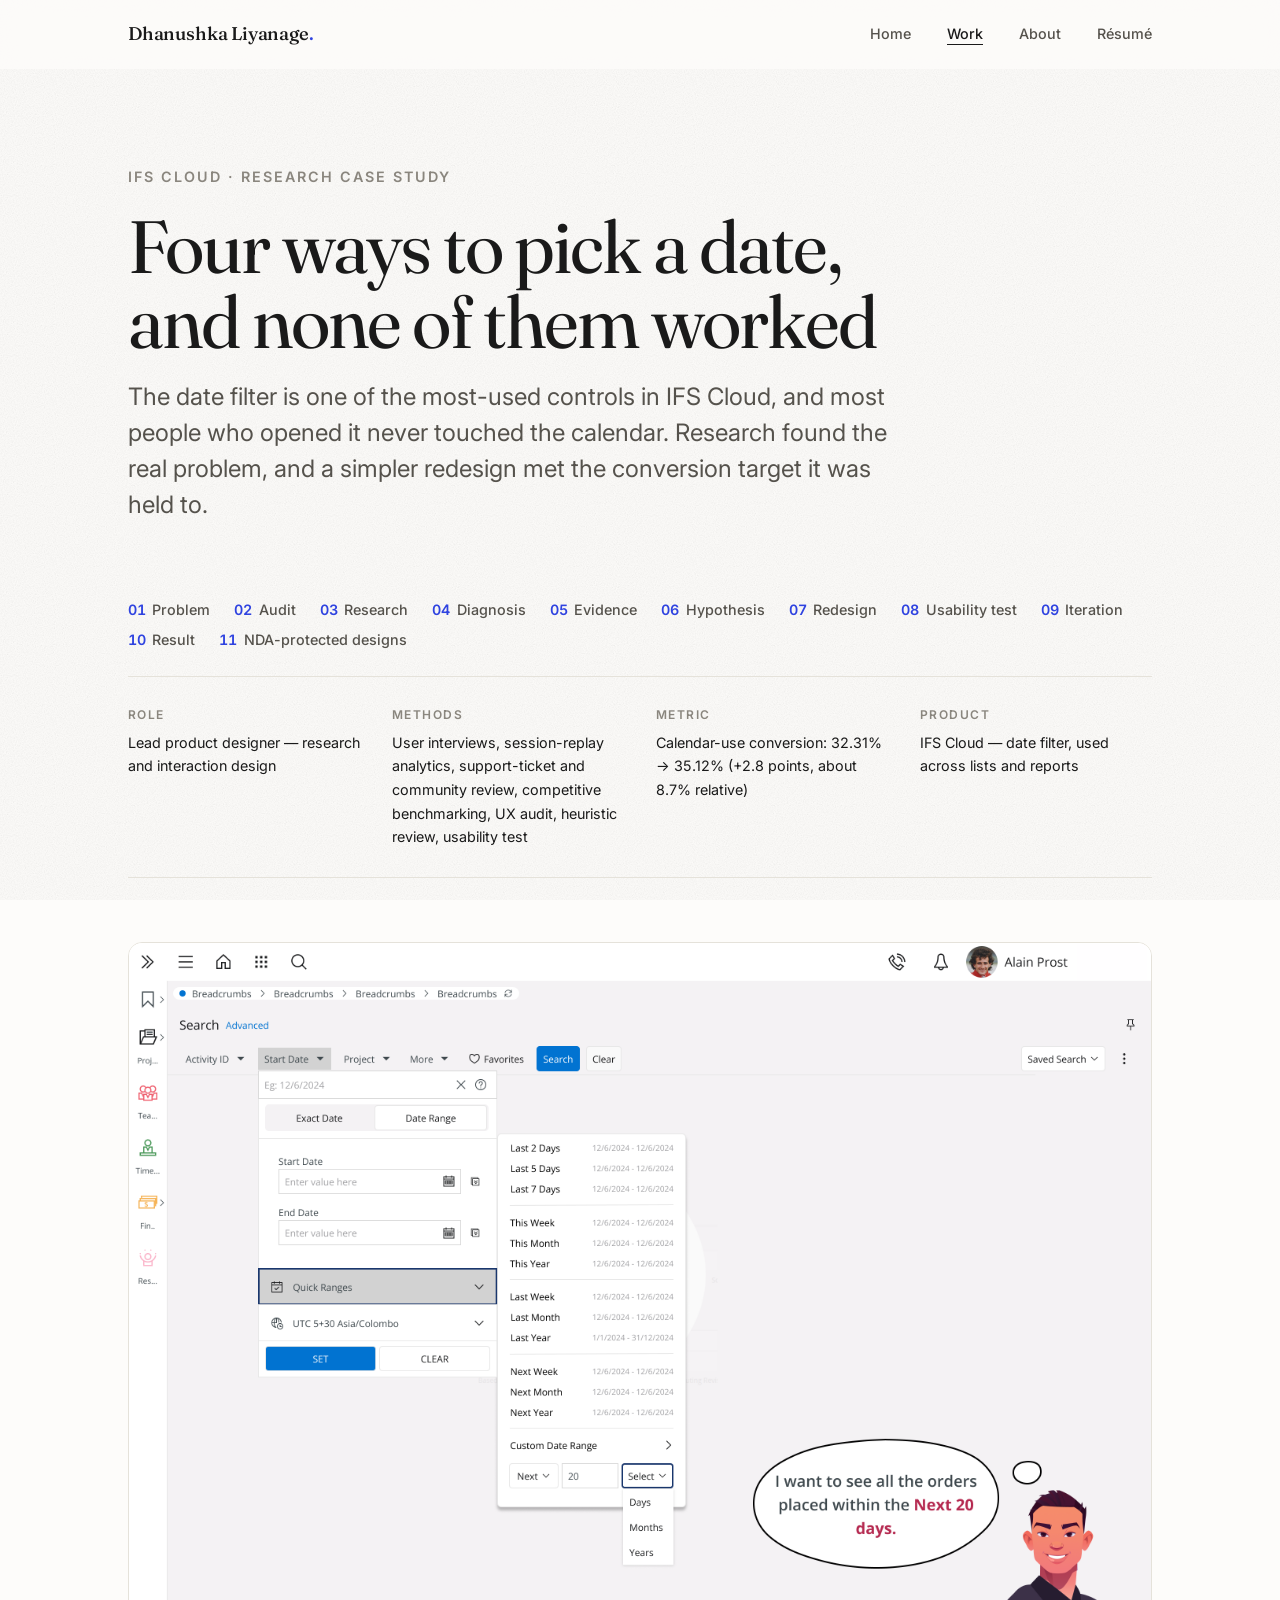
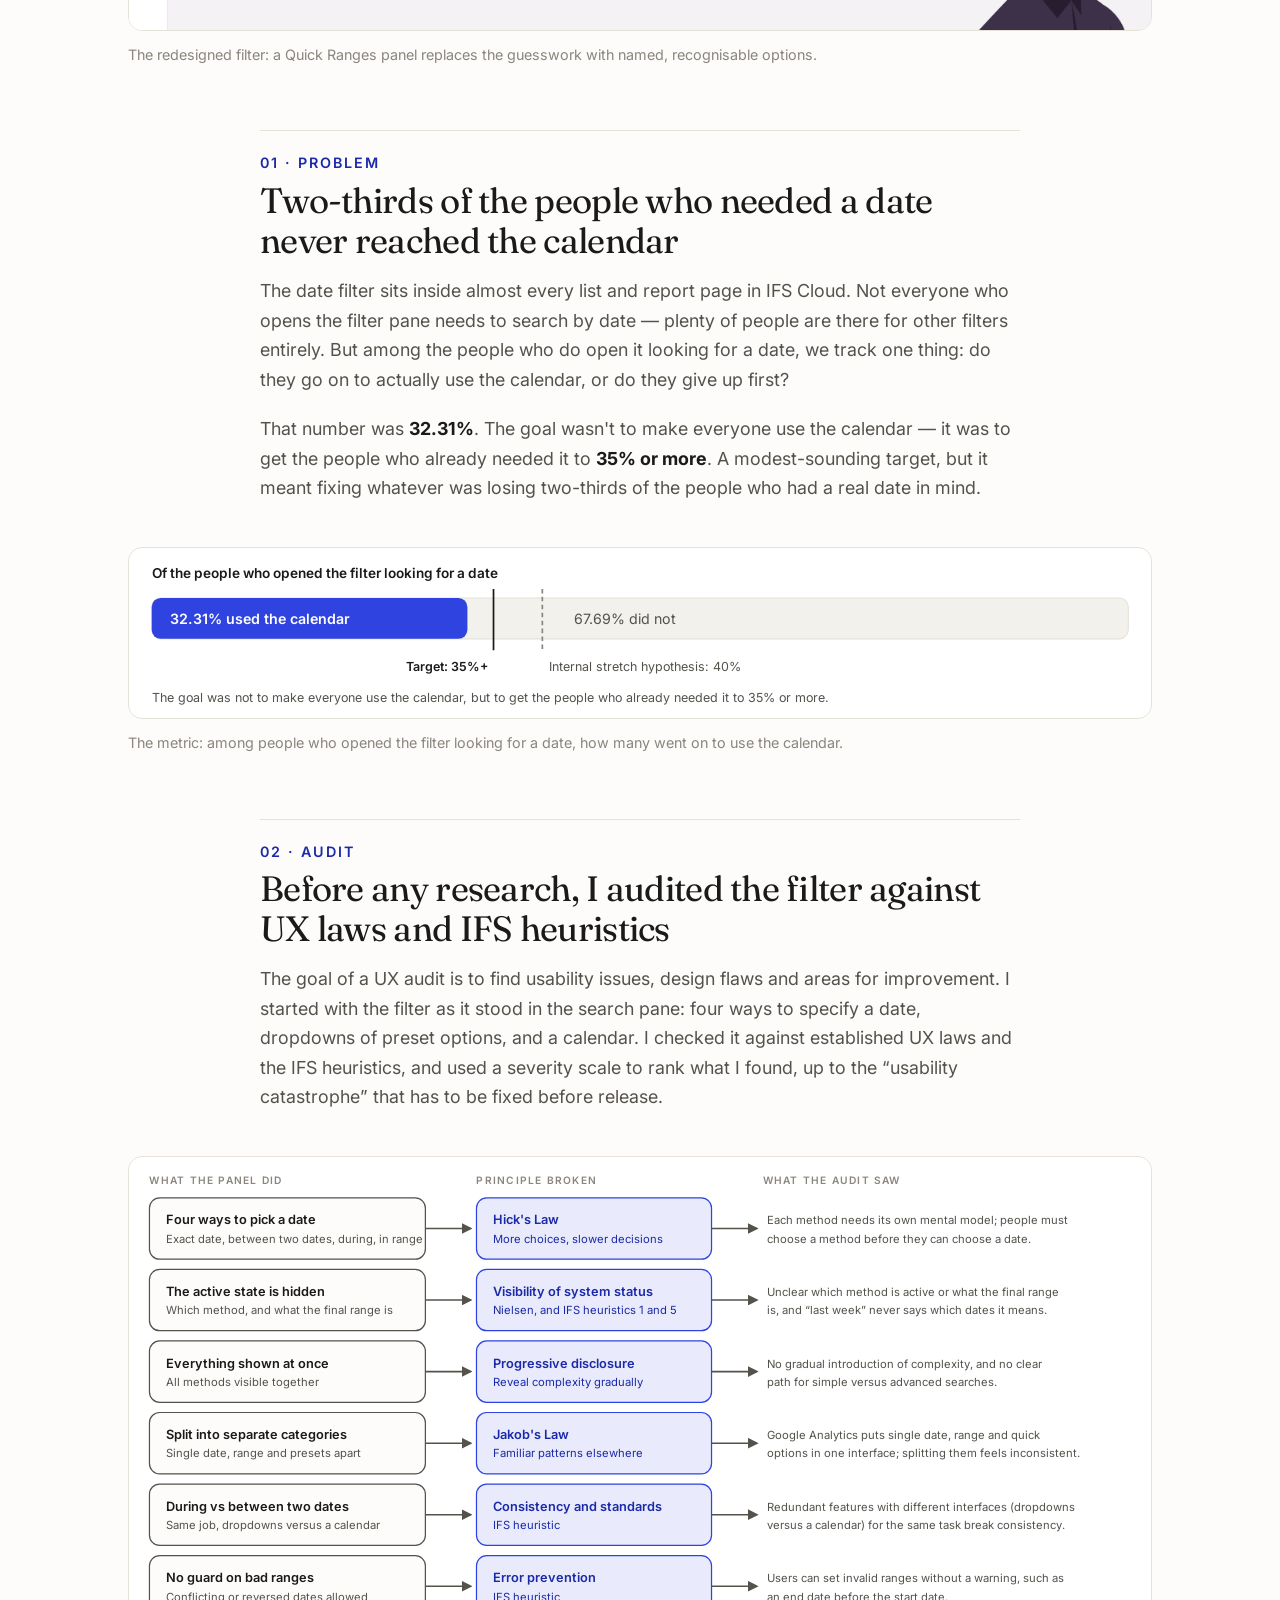
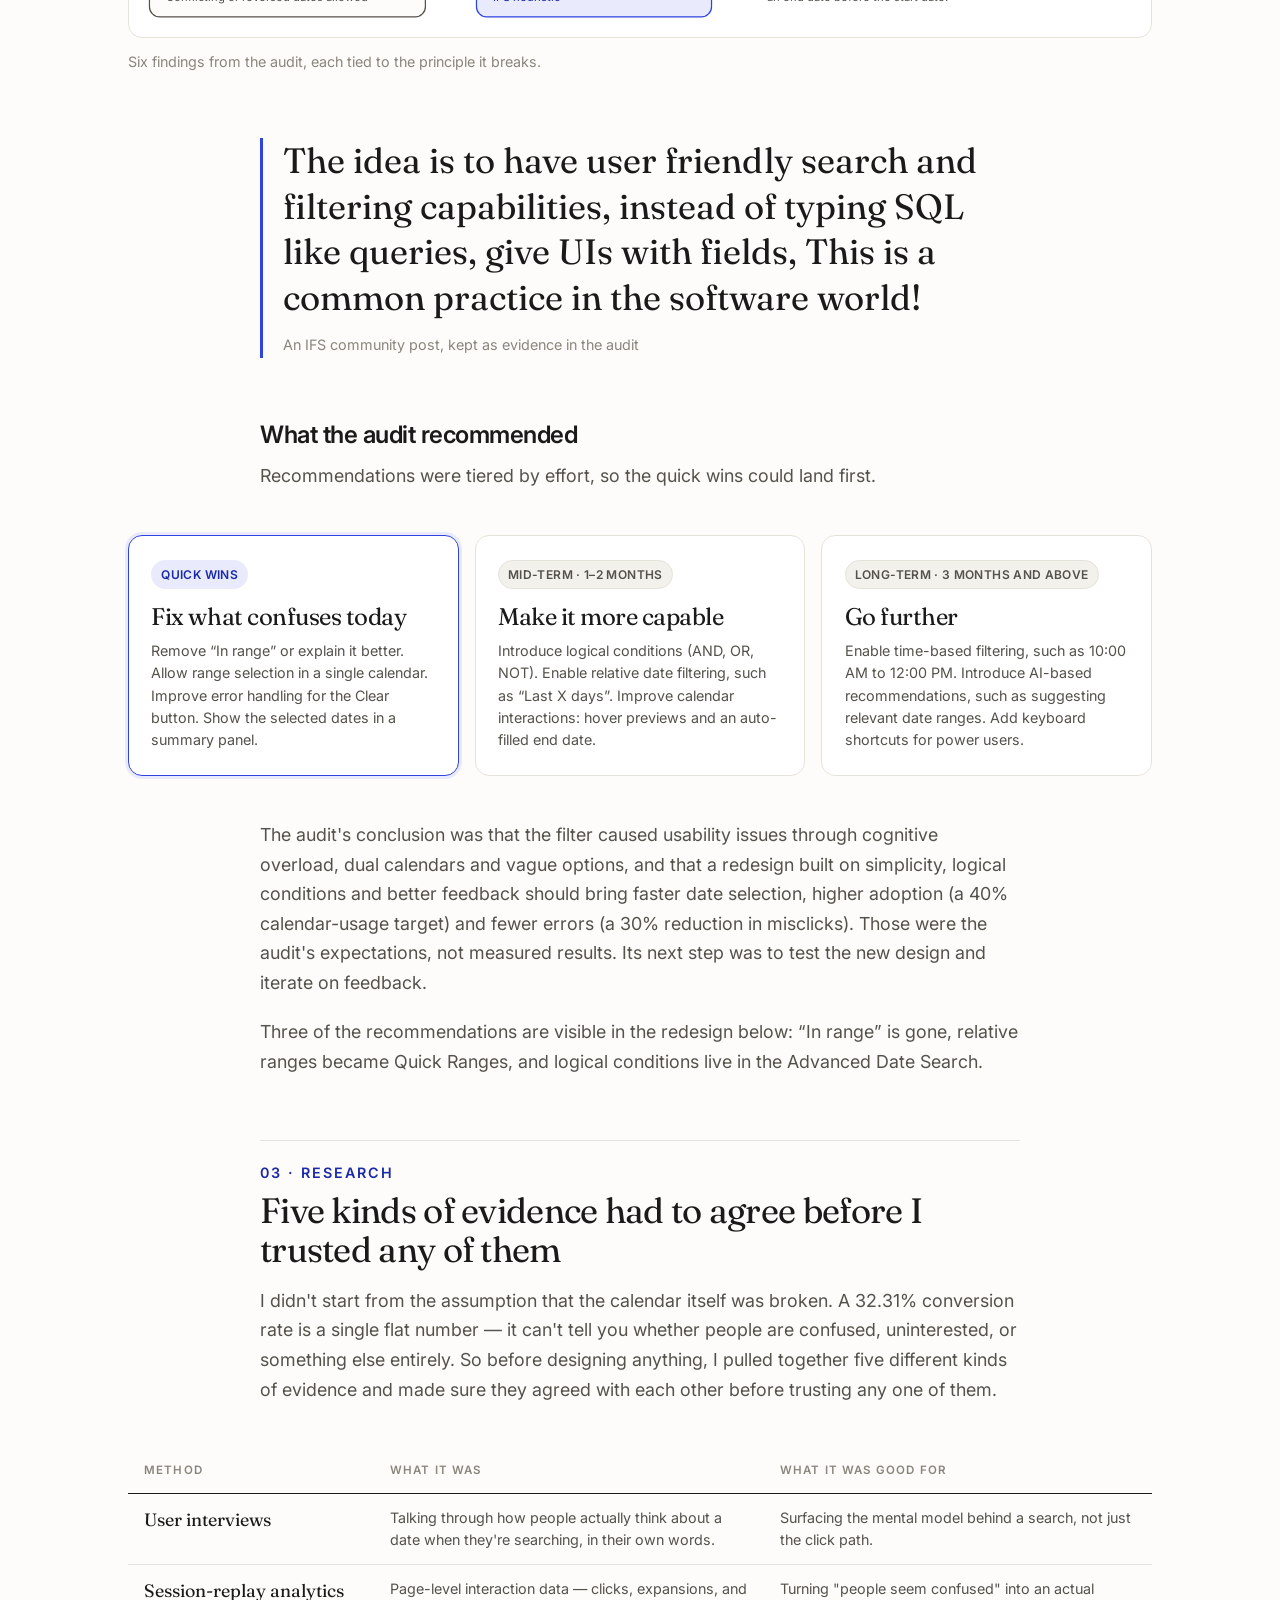
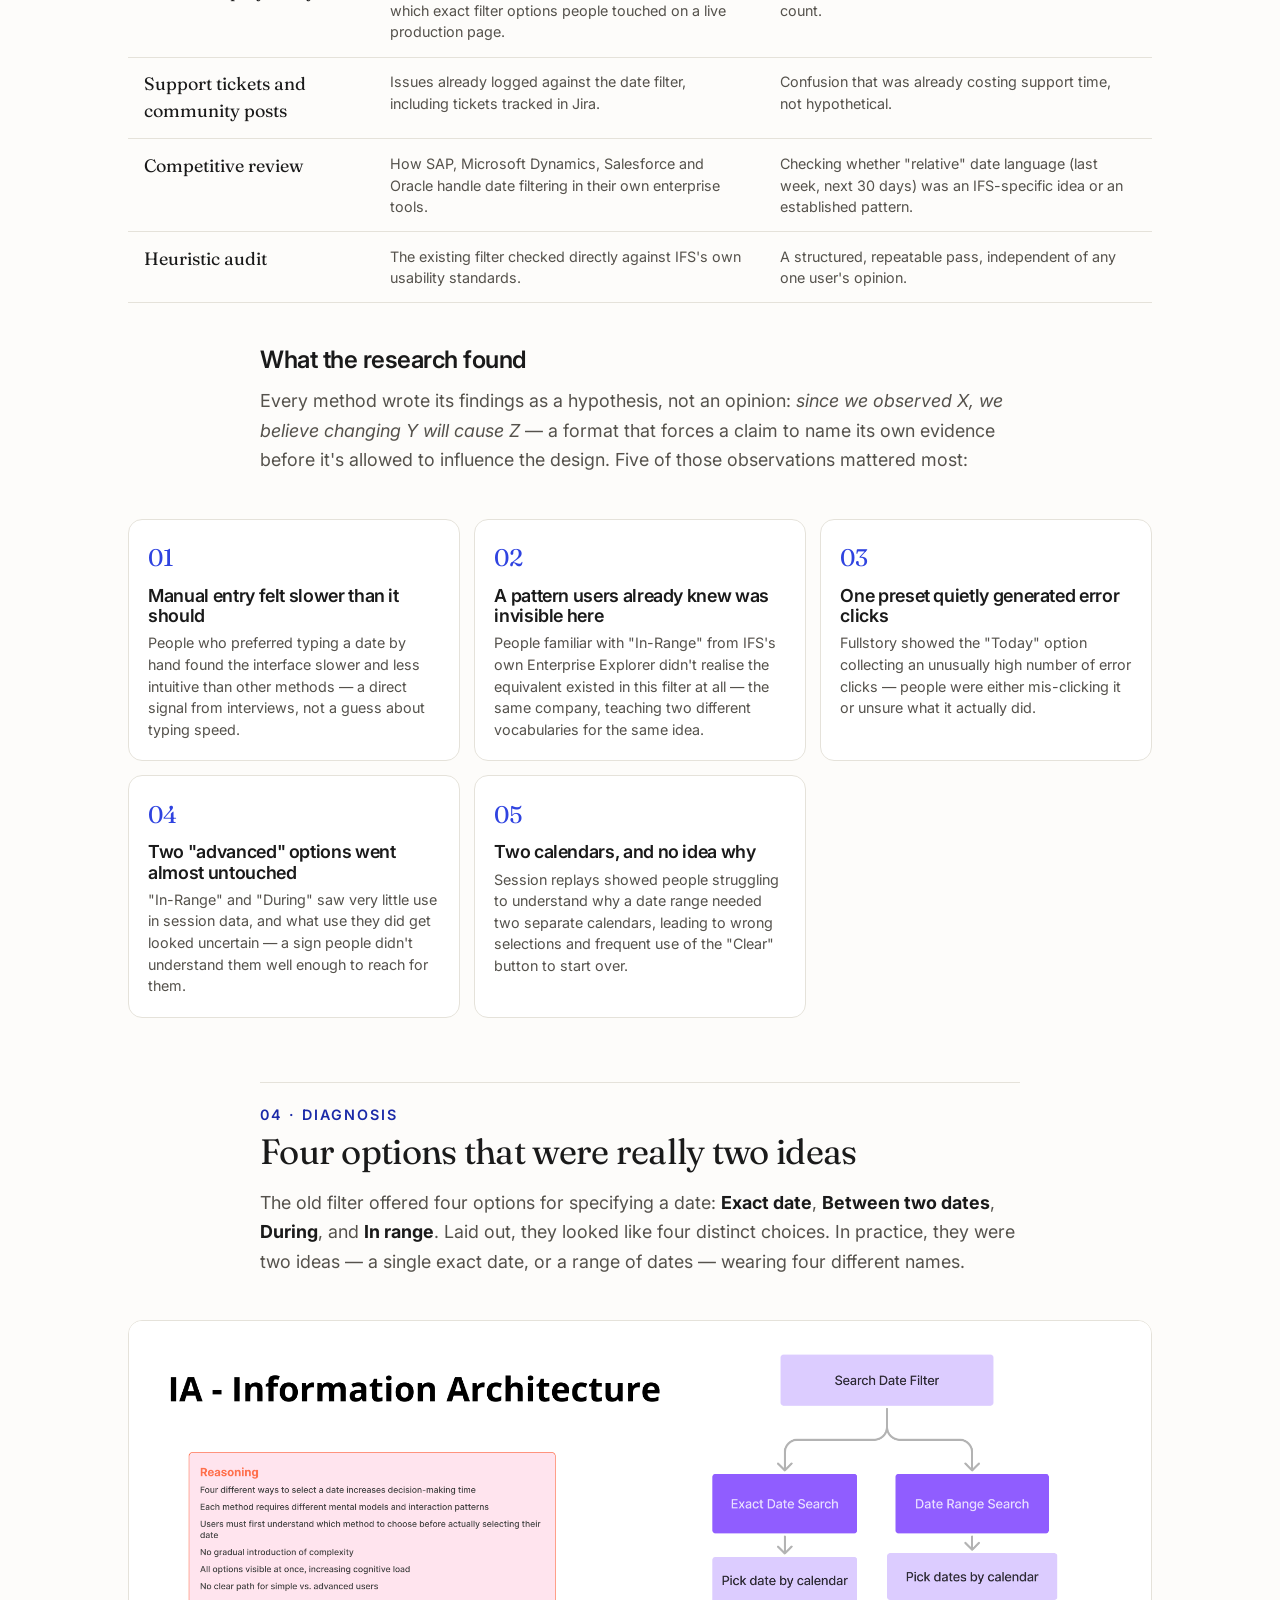
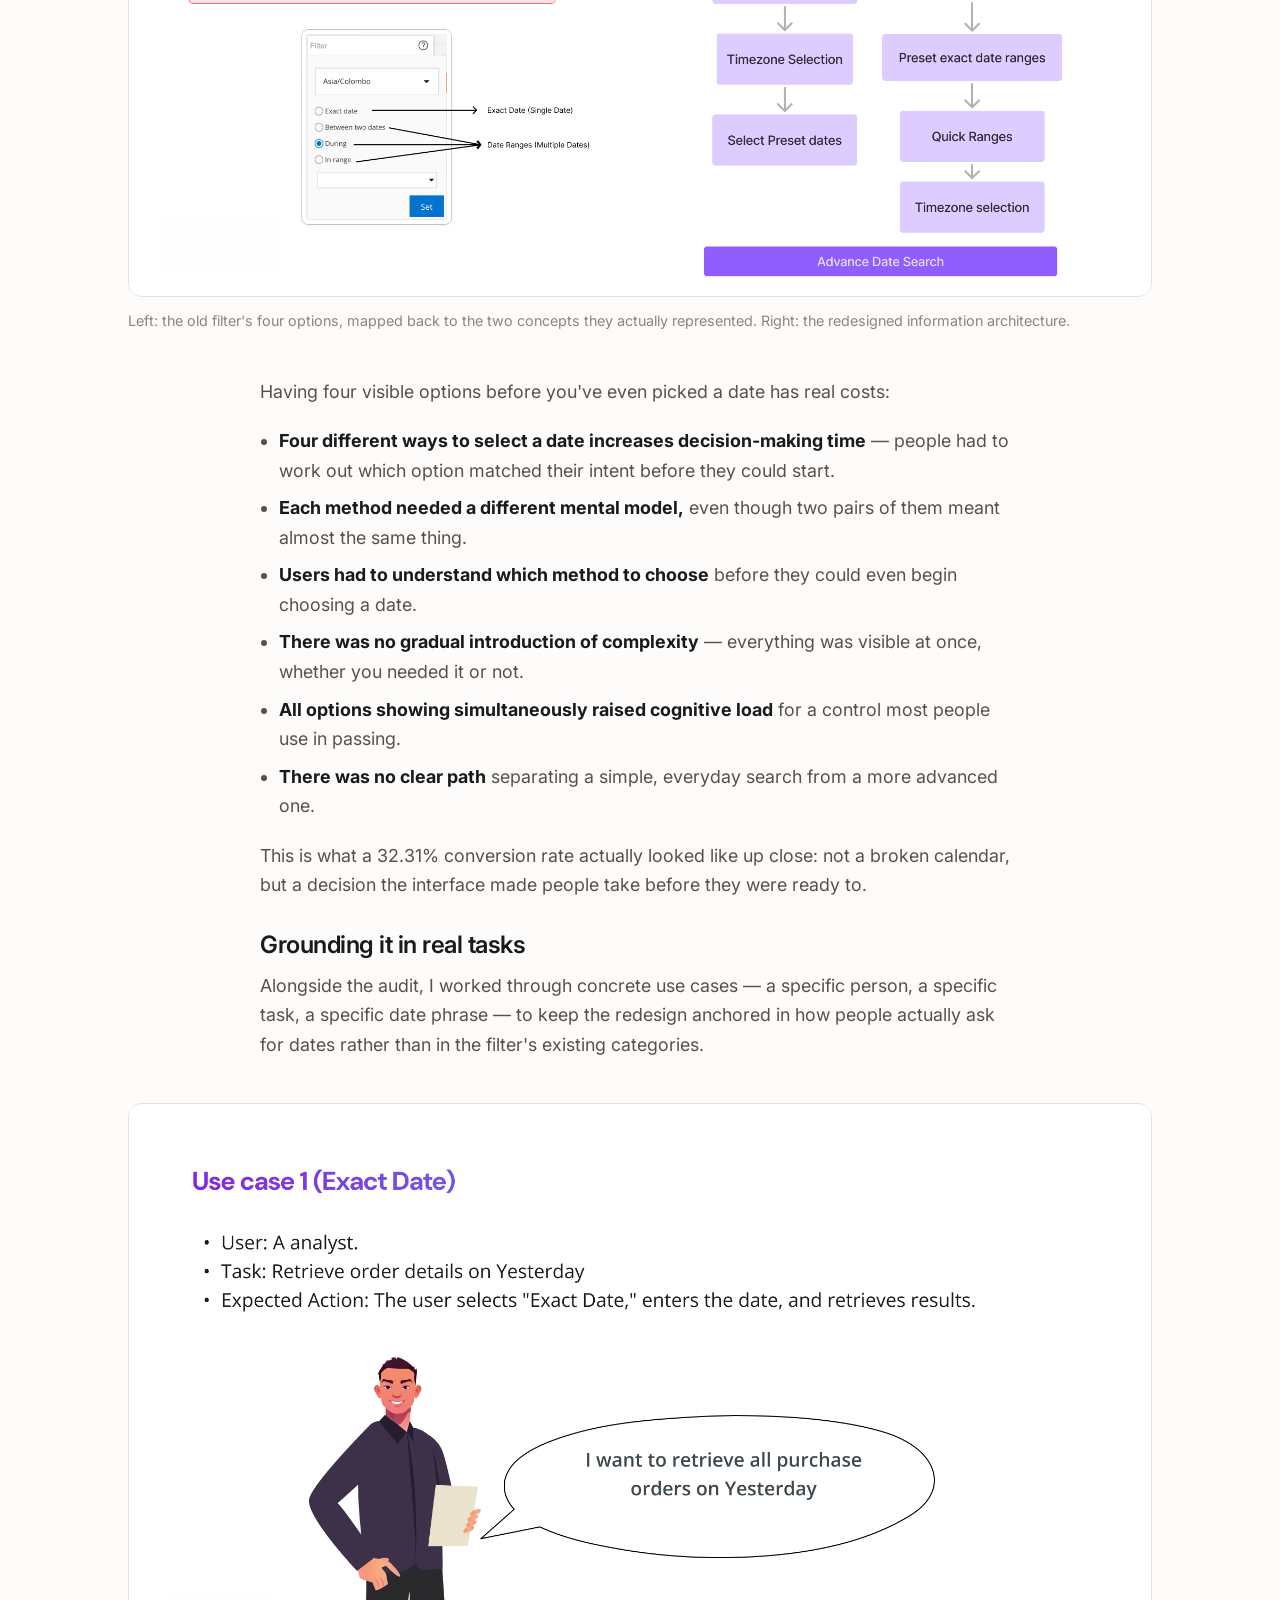
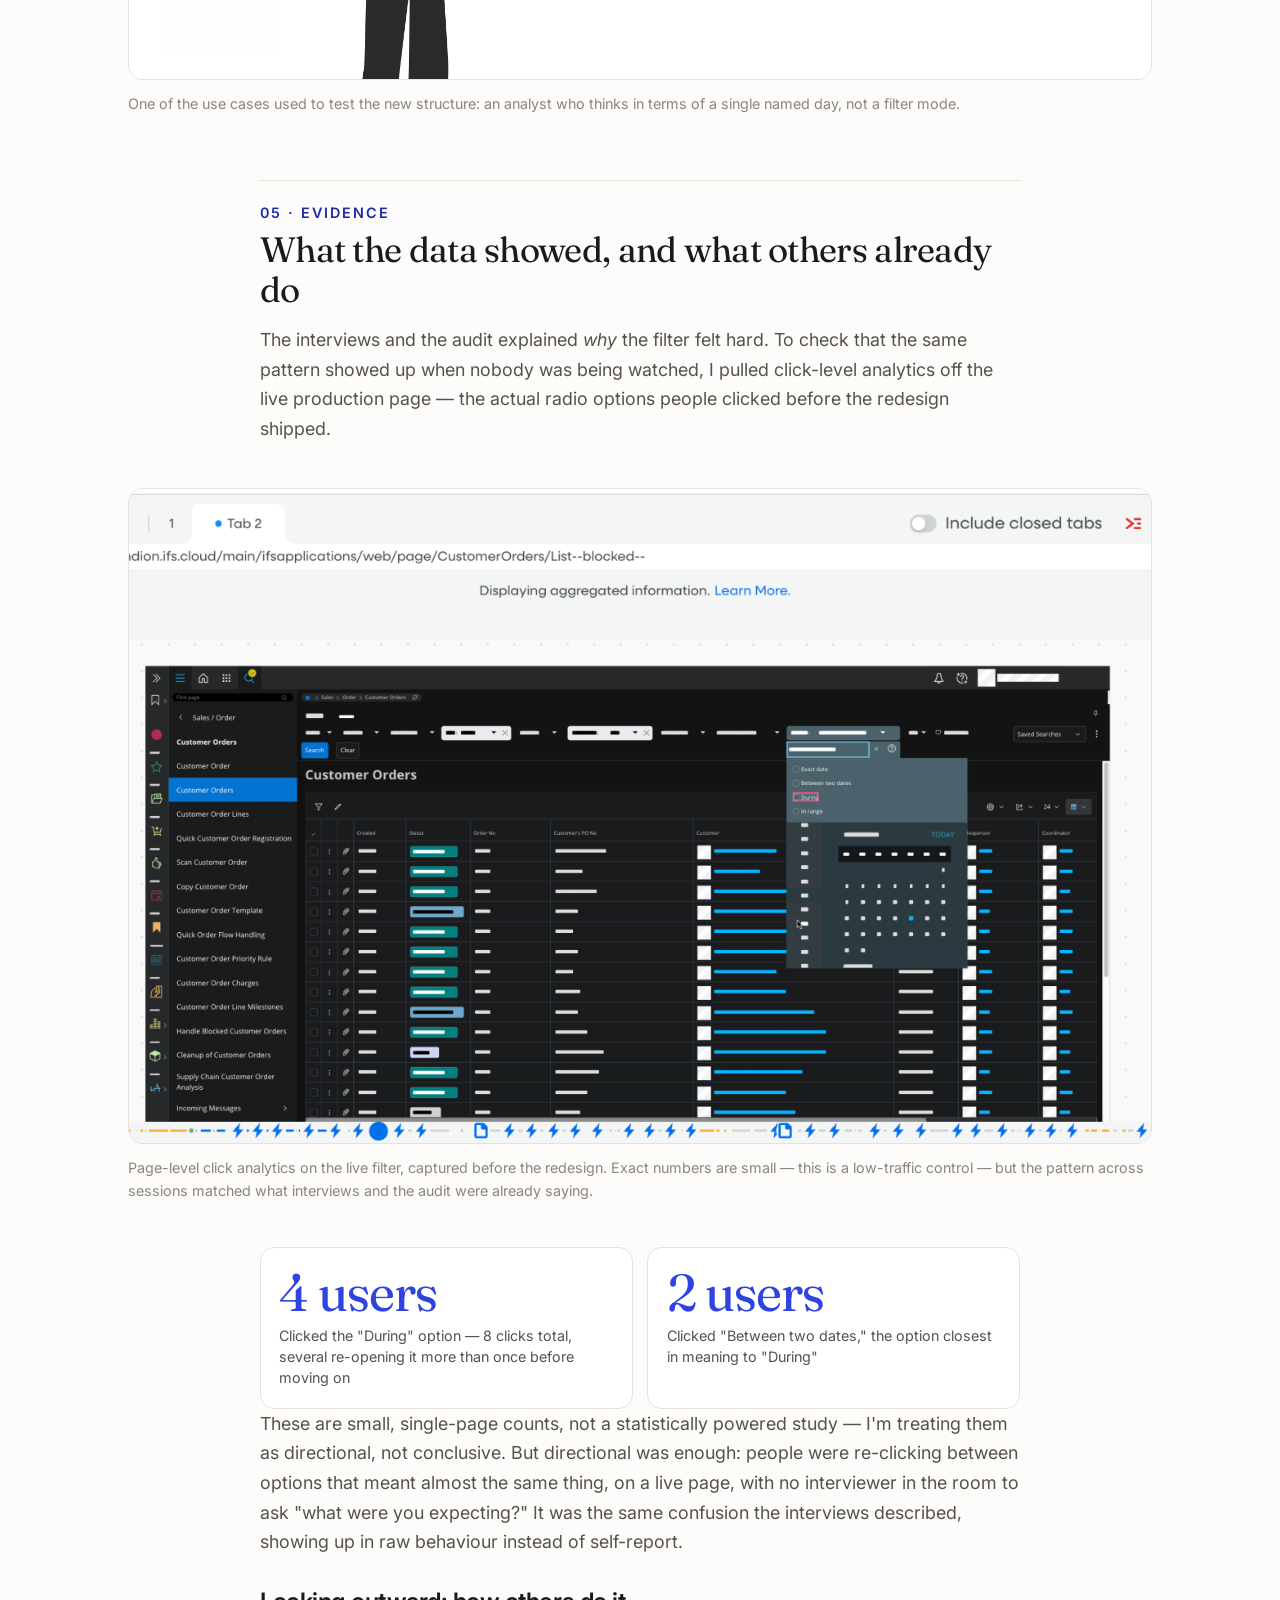
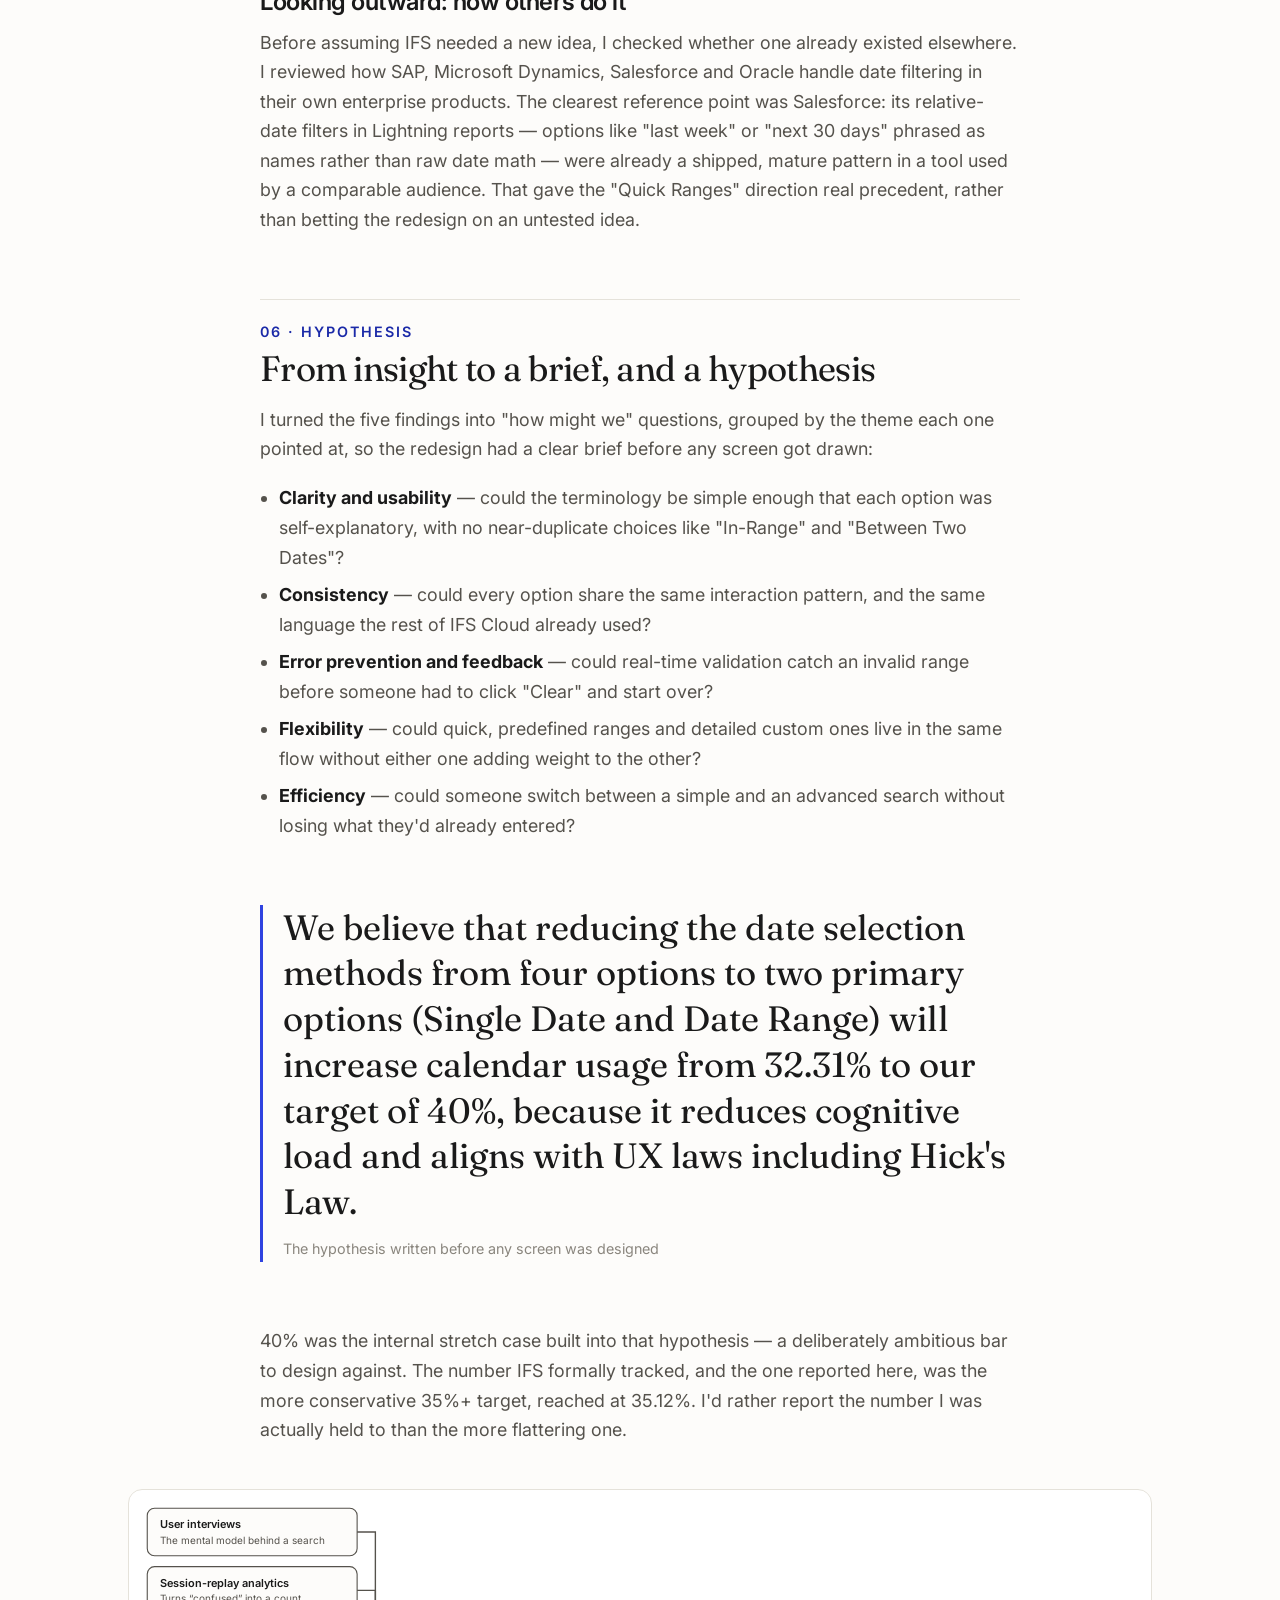
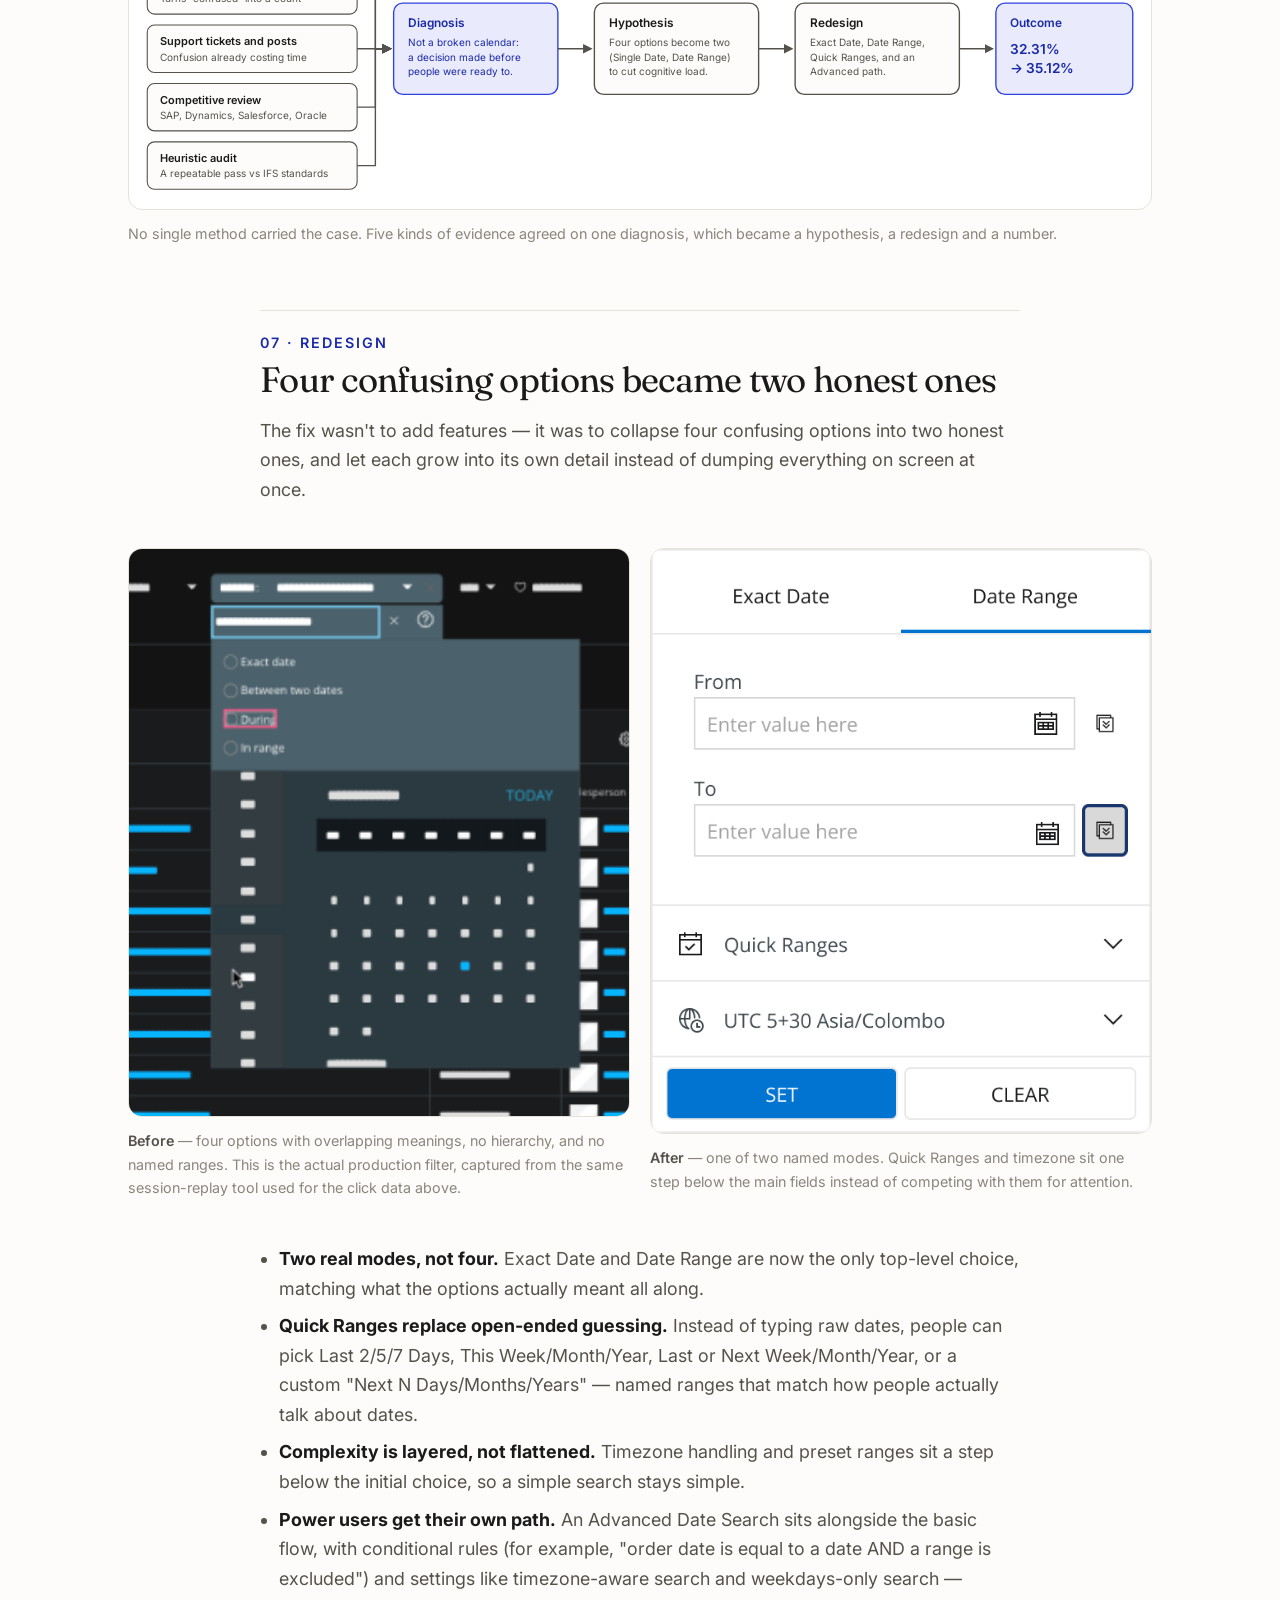
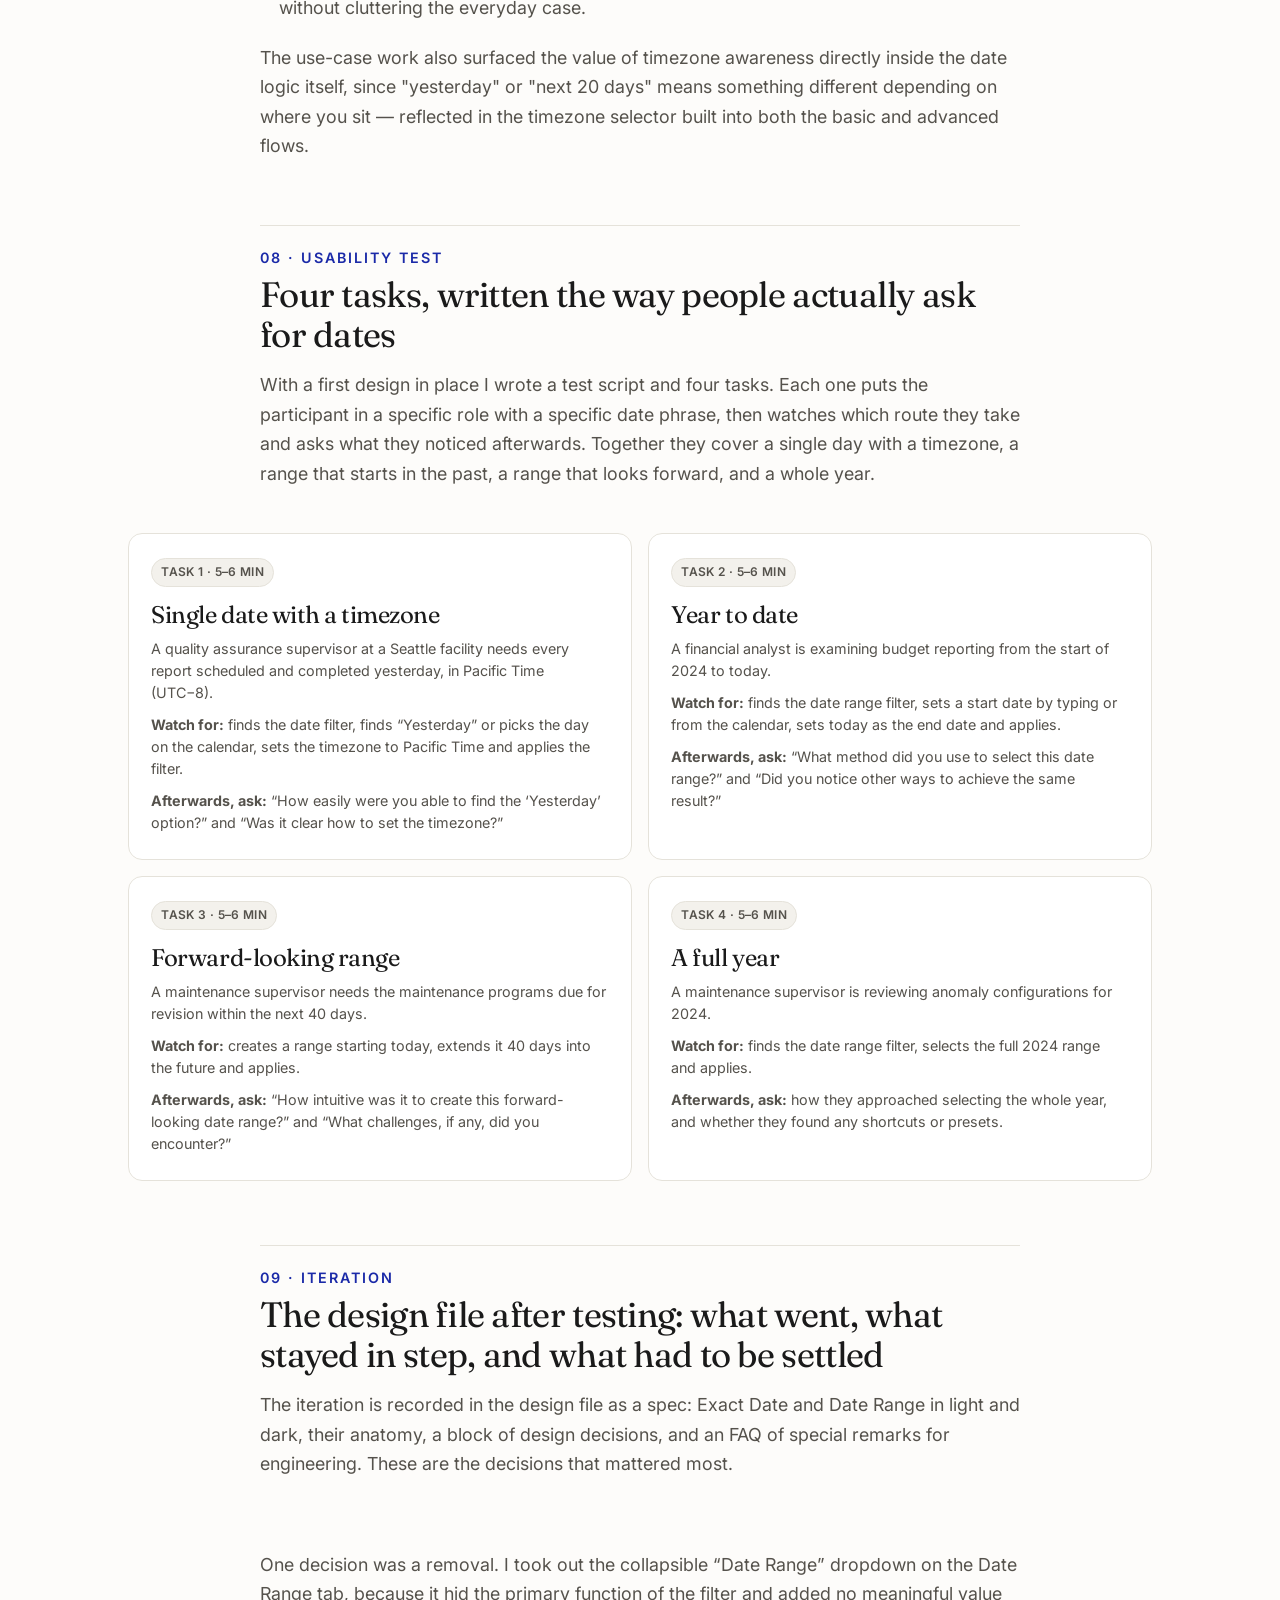
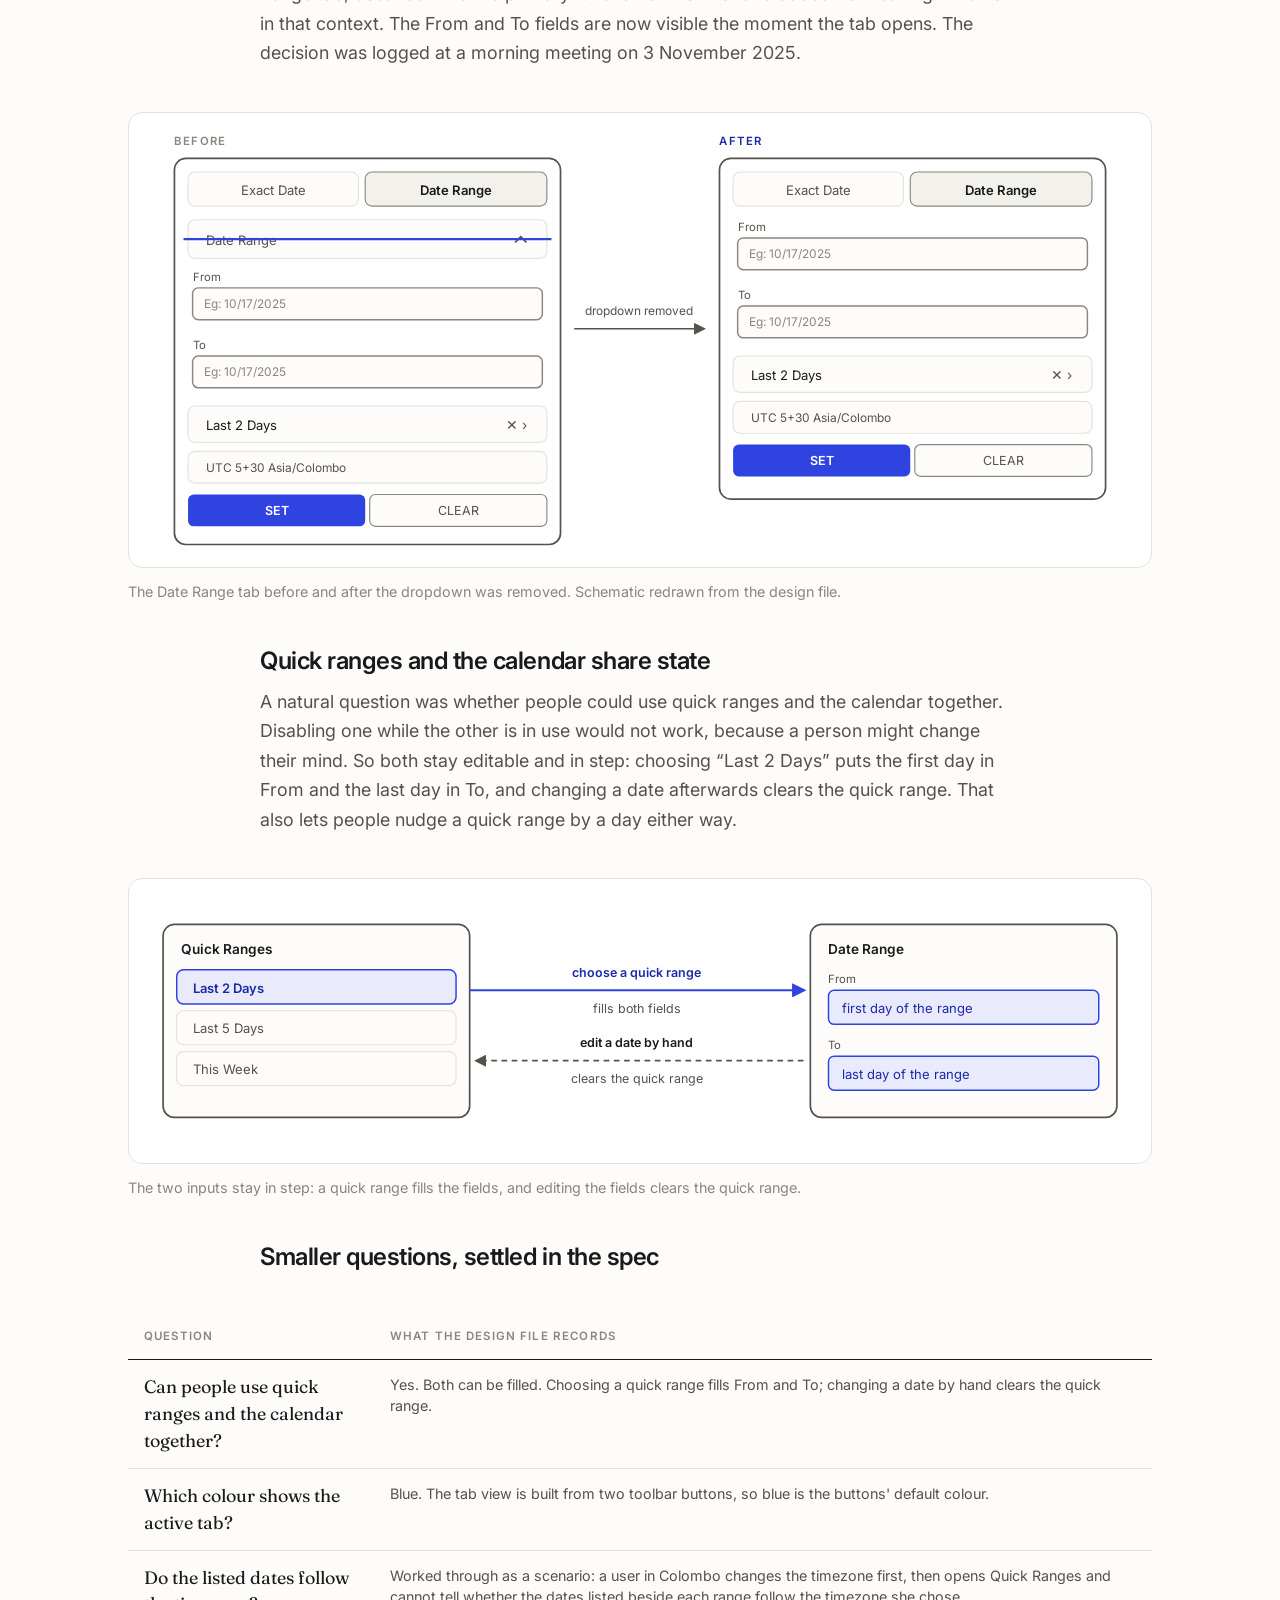
<file: case-studies/date-filter-redesign.html>
<!DOCTYPE html>
<html lang="en">
<head>
  <meta charset="UTF-8" />
  <script>document.documentElement.className="js";</script>
  <meta name="viewport" content="width=device-width, initial-scale=1" />
  <title>Four ways to pick a date — Dhanushka Liyanage</title>
  <meta name="description" content="Research case study: interviews, session analytics, support tickets and a competitive review diagnosed why IFS Cloud's date filter underperformed, and a redesigned information architecture met its conversion target." />

  <link rel="preconnect" href="https://fonts.googleapis.com" />
  <link rel="preconnect" href="https://fonts.gstatic.com" crossorigin />
  <link href="https://fonts.googleapis.com/css2?family=Fraunces:ital,opsz,wght@0,9..144,400;0,9..144,500;1,9..144,400&family=Inter:wght@400;500;600&display=swap" rel="stylesheet" />
  <link rel="stylesheet" href="../assets/css/style.css?v=33" />
  <link rel="icon" href="data:image/svg+xml,%3Csvg xmlns='http://www.w3.org/2000/svg' viewBox='0 0 100 100'%3E%3Crect width='100' height='100' rx='20' fill='%232F43E0'/%3E%3Ctext x='50' y='68' font-size='60' text-anchor='middle' fill='white' font-family='Georgia,serif'%3EY%3C/text%3E%3C/svg%3E" />
</head>
<body>
  <a class="skip-link" href="#main">Skip to content</a>

  <header class="site-header">
    <div class="container">
      <a class="brand" href="../index.html">Dhanushka&nbsp;Liyanage<span class="dot">.</span></a>
      <button class="nav-toggle" aria-expanded="false" aria-controls="nav">Menu</button>
      <nav class="nav" id="nav" aria-label="Primary">
        <a href="../index.html">Home</a>
        <a href="../work.html" aria-current="page">Work</a>
        <a href="../about.html">About</a>
        <a href="../assets/resume.pdf">Résumé</a>
      </nav>
    </div>
  </header>

  <main id="main">
    <article>
      <header class="cs-header">
        <div class="container">
          <p class="eyebrow reveal">IFS Cloud · Research case study</p>
          <h1 class="reveal">Four ways to pick a date, and none of them worked</h1>
          <p class="dek reveal">The date filter is one of the most-used controls in IFS Cloud, and most people who opened it never touched the calendar. Research found the real problem, and a simpler redesign met the conversion target it was held to.</p>
        </div>
      </header>

      <div class="container">
        <nav class="cs-toc reveal" aria-label="On this page">
          <a href="#problem"><span>01</span>Problem</a>
          <a href="#audit"><span>02</span>Audit</a>
          <a href="#research"><span>03</span>Research</a>
          <a href="#diagnosis"><span>04</span>Diagnosis</a>
          <a href="#evidence"><span>05</span>Evidence</a>
          <a href="#hypothesis"><span>06</span>Hypothesis</a>
          <a href="#design"><span>07</span>Redesign</a>
          <a href="#usability"><span>08</span>Usability test</a>
          <a href="#iteration"><span>09</span>Iteration</a>
          <a href="#result"><span>10</span>Result</a>
          <a href="#files"><span>11</span>NDA-protected designs</a>
        </nav>

        <dl class="cs-meta reveal">
          <div><dt>Role</dt><dd>Lead product designer — research and interaction design</dd></div>
          <div><dt>Methods</dt><dd>User interviews, session-replay analytics, support-ticket and community review, competitive benchmarking, UX audit, heuristic review, usability test</dd></div>
          <div><dt>Metric</dt><dd>Calendar-use conversion: 32.31% → 35.12% (+2.8 points, about 8.7% relative)</dd></div>
          <div><dt>Product</dt><dd>IFS Cloud — date filter, used across lists and reports</dd></div>
        </dl>

        <figure class="cs-hero figure-wide shot reveal">
          <img src="../assets/img/date-filter/date-range-ui.png" alt="The redesigned date filter: Exact Date and Date Range tabs, Start Date and End Date fields, and a Quick Ranges panel listing Last 2/5/7 Days, This Week, This Month, This Year, Last/Next Week, Month and Year, and a custom Next N Days/Months/Years option." width="2598" height="1746" />
          <figcaption>The redesigned filter: a Quick Ranges panel replaces the guesswork with named, recognisable options.</figcaption>
        </figure>
      </div>

      <div class="container">
        <div class="prose">

          <h2 class="reveal" id="problem"><span class="cs-step">01 · Problem</span>Two-thirds of the people who needed a date never reached the calendar</h2>
          <p class="reveal">The date filter sits inside almost every list and report page in IFS Cloud. Not everyone who opens the filter pane needs to search by date — plenty of people are there for other filters entirely. But among the people who do open it looking for a date, we track one thing: do they go on to actually use the calendar, or do they give up first?</p>
          <p class="reveal">That number was <strong>32.31%</strong>. The goal wasn't to make everyone use the calendar — it was to get the people who already needed it to <strong>35% or more</strong>. A modest-sounding target, but it meant fixing whatever was losing two-thirds of the people who had a real date in mind.</p>
        </div>

        <div class="wide reveal">
          <figure class="shot">
            <svg class="diagram" viewBox="0 0 900 150" role="img" aria-label="Among people who opened the date filter looking for a date, 32.31% went on to use the calendar and 67.69% did not. The redesign target was 35% or more, and an internal stretch hypothesis was 40%." xmlns="http://www.w3.org/2000/svg">
              <g font-family="Inter, sans-serif">
                <text x="20" y="26" font-size="12" font-weight="600" fill="var(--text)">Of the people who opened the filter looking for a date</text>
                <rect x="20" y="44" width="860" height="36" rx="8" fill="var(--bg-sunken)" stroke="var(--border)" />
                <rect x="20" y="44" width="278" height="36" rx="8" fill="var(--accent)" />
                <text x="36" y="67" font-size="12.5" font-weight="600" fill="#fff">32.31% used the calendar</text>
                <text x="392" y="67" font-size="12.5" fill="var(--text-soft)">67.69% did not</text>
                <line x1="321" y1="36" x2="321" y2="90" stroke="var(--text)" stroke-width="1.5" />
                <line x1="364" y1="36" x2="364" y2="90" stroke="var(--text-faint)" stroke-width="1.5" stroke-dasharray="4 3" />
                <text x="316" y="108" font-size="11" font-weight="600" fill="var(--text)" text-anchor="end">Target: 35%+</text>
                <text x="370" y="108" font-size="11" fill="var(--text-soft)">Internal stretch hypothesis: 40%</text>
                <text x="20" y="136" font-size="11" fill="var(--text-soft)">The goal was not to make everyone use the calendar, but to get the people who already needed it to 35% or more.</text>
              </g>
            </svg>
            <figcaption>The metric: among people who opened the filter looking for a date, how many went on to use the calendar.</figcaption>
          </figure>
        </div>

        <div class="prose">
          <h2 class="reveal" id="audit"><span class="cs-step">02 · Audit</span>Before any research, I audited the filter against UX laws and IFS heuristics</h2>
          <p class="reveal">The goal of a UX audit is to find usability issues, design flaws and areas for improvement. I started with the filter as it stood in the search pane: four ways to specify a date, dropdowns of preset options, and a calendar. I checked it against established UX laws and the IFS heuristics, and used a severity scale to rank what I found, up to the “usability catastrophe” that has to be fixed before release.</p>
        </div>

        <div class="wide reveal">
          <figure class="shot">
            <svg class="diagram" viewBox="0 0 1000 470" role="img" aria-label="What the audit found. Four ways to pick a date break Hick's Law. A hidden active state breaks visibility of system status. Everything shown at once ignores progressive disclosure. Splitting date selection into categories breaks Jakob's Law. During versus between two dates breaks consistency and standards. No guard on bad ranges breaks error prevention." xmlns="http://www.w3.org/2000/svg">
              <defs>
                <marker id="arrDA" viewBox="0 0 10 10" refX="8" refY="5" markerWidth="7" markerHeight="7" orient="auto-start-reverse"><path d="M0,0 L10,5 L0,10 z" fill="var(--text-soft)" /></marker>
              </defs>
              <g font-family="Inter, sans-serif">
                <text x="20" y="26" font-size="10" font-weight="600" letter-spacing="1.2" fill="var(--text-faint)">WHAT THE PANEL DID</text>
                <text x="340" y="26" font-size="10" font-weight="600" letter-spacing="1.2" fill="var(--text-faint)">PRINCIPLE BROKEN</text>
                <text x="620" y="26" font-size="10" font-weight="600" letter-spacing="1.2" fill="var(--text-faint)">WHAT THE AUDIT SAW</text>
                <rect x="20" y="40" width="270" height="60" rx="10" fill="var(--bg)" stroke="var(--text-soft)" stroke-width="1.2" /><text x="36" y="66" font-size="12.5" font-weight="600" fill="var(--text)">Four ways to pick a date</text><text x="36" y="84" font-size="11" fill="var(--text-soft)">Exact date, between two dates, during, in range</text>
                <line x1="290" y1="70" x2="334" y2="70" stroke="var(--text-soft)" stroke-width="1.5" marker-end="url(#arrDA)" />
                <rect x="340" y="40" width="230" height="60" rx="10" fill="var(--accent-soft)" stroke="var(--accent)" stroke-width="1.2" /><text x="356" y="66" font-size="12.5" font-weight="600" fill="var(--accent-text)">Hick's Law</text><text x="356" y="84" font-size="11" fill="var(--accent-text)">More choices, slower decisions</text>
                <line x1="570" y1="70" x2="614" y2="70" stroke="var(--text-soft)" stroke-width="1.5" marker-end="url(#arrDA)" />
                <text x="624" y="66" font-size="11" fill="var(--text-soft)">Each method needs its own mental model; people must</text><text x="624" y="84" font-size="11" fill="var(--text-soft)">choose a method before they can choose a date.</text>
                <rect x="20" y="110" width="270" height="60" rx="10" fill="var(--bg)" stroke="var(--text-soft)" stroke-width="1.2" /><text x="36" y="136" font-size="12.5" font-weight="600" fill="var(--text)">The active state is hidden</text><text x="36" y="154" font-size="11" fill="var(--text-soft)">Which method, and what the final range is</text>
                <line x1="290" y1="140" x2="334" y2="140" stroke="var(--text-soft)" stroke-width="1.5" marker-end="url(#arrDA)" />
                <rect x="340" y="110" width="230" height="60" rx="10" fill="var(--accent-soft)" stroke="var(--accent)" stroke-width="1.2" /><text x="356" y="136" font-size="12.5" font-weight="600" fill="var(--accent-text)">Visibility of system status</text><text x="356" y="154" font-size="11" fill="var(--accent-text)">Nielsen, and IFS heuristics 1 and 5</text>
                <line x1="570" y1="140" x2="614" y2="140" stroke="var(--text-soft)" stroke-width="1.5" marker-end="url(#arrDA)" />
                <text x="624" y="136" font-size="11" fill="var(--text-soft)">Unclear which method is active or what the final range</text><text x="624" y="154" font-size="11" fill="var(--text-soft)">is, and “last week” never says which dates it means.</text>
                <rect x="20" y="180" width="270" height="60" rx="10" fill="var(--bg)" stroke="var(--text-soft)" stroke-width="1.2" /><text x="36" y="206" font-size="12.5" font-weight="600" fill="var(--text)">Everything shown at once</text><text x="36" y="224" font-size="11" fill="var(--text-soft)">All methods visible together</text>
                <line x1="290" y1="210" x2="334" y2="210" stroke="var(--text-soft)" stroke-width="1.5" marker-end="url(#arrDA)" />
                <rect x="340" y="180" width="230" height="60" rx="10" fill="var(--accent-soft)" stroke="var(--accent)" stroke-width="1.2" /><text x="356" y="206" font-size="12.5" font-weight="600" fill="var(--accent-text)">Progressive disclosure</text><text x="356" y="224" font-size="11" fill="var(--accent-text)">Reveal complexity gradually</text>
                <line x1="570" y1="210" x2="614" y2="210" stroke="var(--text-soft)" stroke-width="1.5" marker-end="url(#arrDA)" />
                <text x="624" y="206" font-size="11" fill="var(--text-soft)">No gradual introduction of complexity, and no clear</text><text x="624" y="224" font-size="11" fill="var(--text-soft)">path for simple versus advanced searches.</text>
                <rect x="20" y="250" width="270" height="60" rx="10" fill="var(--bg)" stroke="var(--text-soft)" stroke-width="1.2" /><text x="36" y="276" font-size="12.5" font-weight="600" fill="var(--text)">Split into separate categories</text><text x="36" y="294" font-size="11" fill="var(--text-soft)">Single date, range and presets apart</text>
                <line x1="290" y1="280" x2="334" y2="280" stroke="var(--text-soft)" stroke-width="1.5" marker-end="url(#arrDA)" />
                <rect x="340" y="250" width="230" height="60" rx="10" fill="var(--accent-soft)" stroke="var(--accent)" stroke-width="1.2" /><text x="356" y="276" font-size="12.5" font-weight="600" fill="var(--accent-text)">Jakob's Law</text><text x="356" y="294" font-size="11" fill="var(--accent-text)">Familiar patterns elsewhere</text>
                <line x1="570" y1="280" x2="614" y2="280" stroke="var(--text-soft)" stroke-width="1.5" marker-end="url(#arrDA)" />
                <text x="624" y="276" font-size="11" fill="var(--text-soft)">Google Analytics puts single date, range and quick</text><text x="624" y="294" font-size="11" fill="var(--text-soft)">options in one interface; splitting them feels inconsistent.</text>
                <rect x="20" y="320" width="270" height="60" rx="10" fill="var(--bg)" stroke="var(--text-soft)" stroke-width="1.2" /><text x="36" y="346" font-size="12.5" font-weight="600" fill="var(--text)">During vs between two dates</text><text x="36" y="364" font-size="11" fill="var(--text-soft)">Same job, dropdowns versus a calendar</text>
                <line x1="290" y1="350" x2="334" y2="350" stroke="var(--text-soft)" stroke-width="1.5" marker-end="url(#arrDA)" />
                <rect x="340" y="320" width="230" height="60" rx="10" fill="var(--accent-soft)" stroke="var(--accent)" stroke-width="1.2" /><text x="356" y="346" font-size="12.5" font-weight="600" fill="var(--accent-text)">Consistency and standards</text><text x="356" y="364" font-size="11" fill="var(--accent-text)">IFS heuristic</text>
                <line x1="570" y1="350" x2="614" y2="350" stroke="var(--text-soft)" stroke-width="1.5" marker-end="url(#arrDA)" />
                <text x="624" y="346" font-size="11" fill="var(--text-soft)">Redundant features with different interfaces (dropdowns</text><text x="624" y="364" font-size="11" fill="var(--text-soft)">versus a calendar) for the same task break consistency.</text>
                <rect x="20" y="390" width="270" height="60" rx="10" fill="var(--bg)" stroke="var(--text-soft)" stroke-width="1.2" /><text x="36" y="416" font-size="12.5" font-weight="600" fill="var(--text)">No guard on bad ranges</text><text x="36" y="434" font-size="11" fill="var(--text-soft)">Conflicting or reversed dates allowed</text>
                <line x1="290" y1="420" x2="334" y2="420" stroke="var(--text-soft)" stroke-width="1.5" marker-end="url(#arrDA)" />
                <rect x="340" y="390" width="230" height="60" rx="10" fill="var(--accent-soft)" stroke="var(--accent)" stroke-width="1.2" /><text x="356" y="416" font-size="12.5" font-weight="600" fill="var(--accent-text)">Error prevention</text><text x="356" y="434" font-size="11" fill="var(--accent-text)">IFS heuristic</text>
                <line x1="570" y1="420" x2="614" y2="420" stroke="var(--text-soft)" stroke-width="1.5" marker-end="url(#arrDA)" />
                <text x="624" y="416" font-size="11" fill="var(--text-soft)">Users can set invalid ranges without a warning, such as</text><text x="624" y="434" font-size="11" fill="var(--text-soft)">an end date before the start date.</text>
              </g>
            </svg>
            <figcaption>Six findings from the audit, each tied to the principle it breaks.</figcaption>
          </figure>
        </div>

        <div class="prose">
          <div class="pullquote reveal">
            <p>The idea is to have user friendly search and filtering capabilities, instead of typing SQL like queries, give UIs with fields, This is a common practice in the software world!</p>
            <cite>An IFS community post, kept as evidence in the audit</cite>
          </div>
          <h3 class="reveal">What the audit recommended</h3>
          <p class="reveal">Recommendations were tiered by effort, so the quick wins could land first.</p>
        </div>

        <div class="wide reveal">
          <div class="options">
            <div class="option is-chosen">
              <span class="tag is-accent">Quick wins</span>
              <h4>Fix what confuses today</h4>
              <p>Remove “In range” or explain it better. Allow range selection in a single calendar. Improve error handling for the Clear button. Show the selected dates in a summary panel.</p>
            </div>
            <div class="option">
              <span class="tag">Mid-term · 1–2 months</span>
              <h4>Make it more capable</h4>
              <p>Introduce logical conditions (AND, OR, NOT). Enable relative date filtering, such as “Last X days”. Improve calendar interactions: hover previews and an auto-filled end date.</p>
            </div>
            <div class="option">
              <span class="tag">Long-term · 3 months and above</span>
              <h4>Go further</h4>
              <p>Enable time-based filtering, such as 10:00 AM to 12:00 PM. Introduce AI-based recommendations, such as suggesting relevant date ranges. Add keyboard shortcuts for power users.</p>
            </div>
          </div>
        </div>

        <div class="prose">
          <p class="reveal">The audit's conclusion was that the filter caused usability issues through cognitive overload, dual calendars and vague options, and that a redesign built on simplicity, logical conditions and better feedback should bring faster date selection, higher adoption (a 40% calendar-usage target) and fewer errors (a 30% reduction in misclicks). Those were the audit's expectations, not measured results. Its next step was to test the new design and iterate on feedback.</p>
          <p class="reveal">Three of the recommendations are visible in the redesign below: “In range” is gone, relative ranges became Quick Ranges, and logical conditions live in the Advanced Date Search.</p>
        </div>

        <div class="prose">
          <h2 class="reveal" id="research"><span class="cs-step">03 · Research</span>Five kinds of evidence had to agree before I trusted any of them</h2>
          <p class="reveal">I didn't start from the assumption that the calendar itself was broken. A 32.31% conversion rate is a single flat number — it can't tell you whether people are confused, uninterested, or something else entirely. So before designing anything, I pulled together five different kinds of evidence and made sure they agreed with each other before trusting any one of them.</p>
        </div>

        <div class="wide reveal">
          <div class="compare-scroll">
            <table class="compare">
              <thead>
                <tr><th scope="col">Method</th><th scope="col">What it was</th><th scope="col">What it was good for</th></tr>
              </thead>
              <tbody>
                <tr>
                  <th scope="row">User interviews</th>
                  <td>Talking through how people actually think about a date when they're searching, in their own words.</td>
                  <td>Surfacing the mental model behind a search, not just the click path.</td>
                </tr>
                <tr>
                  <th scope="row">Session-replay analytics</th>
                  <td>Page-level interaction data — clicks, expansions, and which exact filter options people touched on a live production page.</td>
                  <td>Turning "people seem confused" into an actual count.</td>
                </tr>
                <tr>
                  <th scope="row">Support tickets and community posts</th>
                  <td>Issues already logged against the date filter, including tickets tracked in Jira.</td>
                  <td>Confusion that was already costing support time, not hypothetical.</td>
                </tr>
                <tr>
                  <th scope="row">Competitive review</th>
                  <td>How SAP, Microsoft Dynamics, Salesforce and Oracle handle date filtering in their own enterprise tools.</td>
                  <td>Checking whether "relative" date language (last week, next 30 days) was an IFS-specific idea or an established pattern.</td>
                </tr>
                <tr>
                  <th scope="row">Heuristic audit</th>
                  <td>The existing filter checked directly against IFS's own usability standards.</td>
                  <td>A structured, repeatable pass, independent of any one user's opinion.</td>
                </tr>
              </tbody>
            </table>
          </div>
        </div>

        <div class="prose">
          <h3 class="reveal">What the research found</h3>
          <p class="reveal">Every method wrote its findings as a hypothesis, not an opinion: <em>since we observed X, we believe changing Y will cause Z</em> — a format that forces a claim to name its own evidence before it's allowed to influence the design. Five of those observations mattered most:</p>
        </div>

        <div class="wide reveal">
          <div class="bias-grid">
            <div class="bias-card"><h4>Manual entry felt slower than it should</h4><p>People who preferred typing a date by hand found the interface slower and less intuitive than other methods — a direct signal from interviews, not a guess about typing speed.</p></div>
            <div class="bias-card"><h4>A pattern users already knew was invisible here</h4><p>People familiar with "In-Range" from IFS's own Enterprise Explorer didn't realise the equivalent existed in this filter at all — the same company, teaching two different vocabularies for the same idea.</p></div>
            <div class="bias-card"><h4>One preset quietly generated error clicks</h4><p>Fullstory showed the "Today" option collecting an unusually high number of error clicks — people were either mis-clicking it or unsure what it actually did.</p></div>
            <div class="bias-card"><h4>Two "advanced" options went almost untouched</h4><p>"In-Range" and "During" saw very little use in session data, and what use they did get looked uncertain — a sign people didn't understand them well enough to reach for them.</p></div>
            <div class="bias-card"><h4>Two calendars, and no idea why</h4><p>Session replays showed people struggling to understand why a date range needed two separate calendars, leading to wrong selections and frequent use of the "Clear" button to start over.</p></div>
          </div>
        </div>

        <div class="prose">
          <h2 class="reveal" id="diagnosis"><span class="cs-step">04 · Diagnosis</span>Four options that were really two ideas</h2>
          <p class="reveal">The old filter offered four options for specifying a date: <strong>Exact date</strong>, <strong>Between two dates</strong>, <strong>During</strong>, and <strong>In range</strong>. Laid out, they looked like four distinct choices. In practice, they were two ideas — a single exact date, or a range of dates — wearing four different names.</p>
        </div>

        <div class="wide reveal">
          <figure class="shot">
            <img src="../assets/img/date-filter/ia-diagram.png" alt="Diagram: the old filter's four radio options (Exact date, Between two dates, During, In range) map to only two real concepts, Exact Date and Date Ranges. Reasoning notes list why four options increased decision-making time and cognitive load. The new information architecture branches Search Date Filter into Exact Date Search and Date Range Search, each with its own calendar, presets and timezone step, plus a separate Advanced Date Search." width="3840" height="2160" loading="lazy" />
            <figcaption>Left: the old filter's four options, mapped back to the two concepts they actually represented. Right: the redesigned information architecture.</figcaption>
          </figure>
        </div>

        <div class="prose">
          <p class="reveal">Having four visible options before you've even picked a date has real costs:</p>
          <ul class="reveal">
            <li><strong>Four different ways to select a date increases decision-making time</strong> — people had to work out which option matched their intent before they could start.</li>
            <li><strong>Each method needed a different mental model,</strong> even though two pairs of them meant almost the same thing.</li>
            <li><strong>Users had to understand which method to choose</strong> before they could even begin choosing a date.</li>
            <li><strong>There was no gradual introduction of complexity</strong> — everything was visible at once, whether you needed it or not.</li>
            <li><strong>All options showing simultaneously raised cognitive load</strong> for a control most people use in passing.</li>
            <li><strong>There was no clear path</strong> separating a simple, everyday search from a more advanced one.</li>
          </ul>
          <p class="reveal">This is what a 32.31% conversion rate actually looked like up close: not a broken calendar, but a decision the interface made people take before they were ready to.</p>

          <h3 class="reveal">Grounding it in real tasks</h3>
          <p class="reveal">Alongside the audit, I worked through concrete use cases — a specific person, a specific task, a specific date phrase — to keep the redesign anchored in how people actually ask for dates rather than in the filter's existing categories.</p>
        </div>

        <div class="wide reveal">
          <figure class="shot">
            <img src="../assets/img/date-filter/exact-date-usecase.png" alt="Use case 1, Exact Date. User: an analyst. Task: retrieve order details on Yesterday. Expected action: the user selects Exact Date, enters the date, and retrieves results. A speech bubble reads: I want to retrieve all purchase orders on Yesterday." width="3840" height="2160" loading="lazy" />
            <figcaption>One of the use cases used to test the new structure: an analyst who thinks in terms of a single named day, not a filter mode.</figcaption>
          </figure>
        </div>

        <div class="prose">
          <h2 class="reveal" id="evidence"><span class="cs-step">05 · Evidence</span>What the data showed, and what others already do</h2>
          <p class="reveal">The interviews and the audit explained <em>why</em> the filter felt hard. To check that the same pattern showed up when nobody was being watched, I pulled click-level analytics off the live production page — the actual radio options people clicked before the redesign shipped.</p>
        </div>

        <div class="wide reveal">
          <figure class="shot">
            <img src="../assets/img/date-filter/old-filter-production.png" alt="Production analytics tool showing the old date filter's four radio options — Exact date, Between two dates, During, In range — with click and user counts overlaid on each option, data values masked." width="1250" height="800" loading="lazy" />
            <figcaption>Page-level click analytics on the live filter, captured before the redesign. Exact numbers are small — this is a low-traffic control — but the pattern across sessions matched what interviews and the audit were already saying.</figcaption>
          </figure>
        </div>

        <div class="prose">
          <div class="stat-grid reveal">
            <div class="stat-card"><b>4 users</b><span>Clicked the "During" option — 8 clicks total, several re-opening it more than once before moving on</span></div>
            <div class="stat-card"><b>2 users</b><span>Clicked "Between two dates," the option closest in meaning to "During"</span></div>
          </div>
          <p class="reveal">These are small, single-page counts, not a statistically powered study — I'm treating them as directional, not conclusive. But directional was enough: people were re-clicking between options that meant almost the same thing, on a live page, with no interviewer in the room to ask "what were you expecting?" It was the same confusion the interviews described, showing up in raw behaviour instead of self-report.</p>

          <h3 class="reveal">Looking outward: how others do it</h3>
          <p class="reveal">Before assuming IFS needed a new idea, I checked whether one already existed elsewhere. I reviewed how SAP, Microsoft Dynamics, Salesforce and Oracle handle date filtering in their own enterprise products. The clearest reference point was Salesforce: its relative-date filters in Lightning reports — options like "last week" or "next 30 days" phrased as names rather than raw date math — were already a shipped, mature pattern in a tool used by a comparable audience. That gave the "Quick Ranges" direction real precedent, rather than betting the redesign on an untested idea.</p>

          <h2 class="reveal" id="hypothesis"><span class="cs-step">06 · Hypothesis</span>From insight to a brief, and a hypothesis</h2>
          <p class="reveal">I turned the five findings into "how might we" questions, grouped by the theme each one pointed at, so the redesign had a clear brief before any screen got drawn:</p>
          <ul class="reveal">
            <li><strong>Clarity and usability</strong> — could the terminology be simple enough that each option was self-explanatory, with no near-duplicate choices like "In-Range" and "Between Two Dates"?</li>
            <li><strong>Consistency</strong> — could every option share the same interaction pattern, and the same language the rest of IFS Cloud already used?</li>
            <li><strong>Error prevention and feedback</strong> — could real-time validation catch an invalid range before someone had to click "Clear" and start over?</li>
            <li><strong>Flexibility</strong> — could quick, predefined ranges and detailed custom ones live in the same flow without either one adding weight to the other?</li>
            <li><strong>Efficiency</strong> — could someone switch between a simple and an advanced search without losing what they'd already entered?</li>
          </ul>

          <div class="pullquote reveal">
            <p>We believe that reducing the date selection methods from four options to two primary options (Single Date and Date Range) will increase calendar usage from 32.31% to our target of 40%, because it reduces cognitive load and aligns with UX laws including Hick's Law.</p>
            <cite>The hypothesis written before any screen was designed</cite>
          </div>

          <p class="reveal">40% was the internal stretch case built into that hypothesis — a deliberately ambitious bar to design against. The number IFS formally tracked, and the one reported here, was the more conservative 35%+ target, reached at 35.12%. I'd rather report the number I was actually held to than the more flattering one.</p>
        </div>

        <div class="wide reveal">
          <figure class="shot">
            <svg class="diagram" viewBox="0 0 1120 350" role="img" aria-label="From evidence to outcome. Five kinds of evidence: user interviews, session-replay analytics, support tickets and community posts, a competitive review and a heuristic audit, converge on one diagnosis: not a broken calendar but a decision made before people were ready. That became a hypothesis that four options reduced to two would cut cognitive load, then a redesign with Exact Date, Date Range, Quick Ranges and an Advanced path, and an outcome of 32.31% rising to 35.12%." xmlns="http://www.w3.org/2000/svg">
              <defs>
                <marker id="arrD2" viewBox="0 0 10 10" refX="8" refY="5" markerWidth="7" markerHeight="7" orient="auto-start-reverse"><path d="M0,0 L10,5 L0,10 z" fill="var(--text-soft)" /></marker>
              </defs>
              <g font-family="Inter, sans-serif">
                <rect x="20" y="20" width="230" height="52" rx="8" fill="var(--bg)" stroke="var(--text-soft)" stroke-width="1.2" /><text x="34" y="42" font-size="12" font-weight="600" fill="var(--text)">User interviews</text><text x="34" y="59" font-size="11" fill="var(--text-soft)">The mental model behind a search</text>
                <rect x="20" y="84" width="230" height="52" rx="8" fill="var(--bg)" stroke="var(--text-soft)" stroke-width="1.2" /><text x="34" y="106" font-size="12" font-weight="600" fill="var(--text)">Session-replay analytics</text><text x="34" y="123" font-size="11" fill="var(--text-soft)">Turns “confused” into a count</text>
                <rect x="20" y="148" width="230" height="52" rx="8" fill="var(--bg)" stroke="var(--text-soft)" stroke-width="1.2" /><text x="34" y="170" font-size="12" font-weight="600" fill="var(--text)">Support tickets and posts</text><text x="34" y="187" font-size="11" fill="var(--text-soft)">Confusion already costing time</text>
                <rect x="20" y="212" width="230" height="52" rx="8" fill="var(--bg)" stroke="var(--text-soft)" stroke-width="1.2" /><text x="34" y="234" font-size="12" font-weight="600" fill="var(--text)">Competitive review</text><text x="34" y="251" font-size="11" fill="var(--text-soft)">SAP, Dynamics, Salesforce, Oracle</text>
                <rect x="20" y="276" width="230" height="52" rx="8" fill="var(--bg)" stroke="var(--text-soft)" stroke-width="1.2" /><text x="34" y="298" font-size="12" font-weight="600" fill="var(--text)">Heuristic audit</text><text x="34" y="315" font-size="11" fill="var(--text-soft)">A repeatable pass vs IFS standards</text>

                <polyline points="250,46 270,46 270,174 286,174" fill="none" stroke="var(--text-soft)" stroke-width="1.5" marker-end="url(#arrD2)" />
                <polyline points="250,110 270,110 270,174 286,174" fill="none" stroke="var(--text-soft)" stroke-width="1.5" marker-end="url(#arrD2)" />
                <line x1="250" y1="174" x2="286" y2="174" stroke="var(--text-soft)" stroke-width="1.5" marker-end="url(#arrD2)" />
                <polyline points="250,238 270,238 270,174 286,174" fill="none" stroke="var(--text-soft)" stroke-width="1.5" marker-end="url(#arrD2)" />
                <polyline points="250,302 270,302 270,174 286,174" fill="none" stroke="var(--text-soft)" stroke-width="1.5" marker-end="url(#arrD2)" />

                <rect x="290" y="124" width="180" height="100" rx="10" fill="var(--accent-soft)" stroke="var(--accent)" stroke-width="1.5" />
                <text x="306" y="150" font-size="13" font-weight="600" fill="var(--accent-text)">Diagnosis</text>
                <text x="306" y="171" font-size="11" fill="var(--accent-text)">Not a broken calendar:</text>
                <text x="306" y="187" font-size="11" fill="var(--accent-text)">a decision made before</text>
                <text x="306" y="203" font-size="11" fill="var(--accent-text)">people were ready to.</text>
                <line x1="470" y1="174" x2="506" y2="174" stroke="var(--text-soft)" stroke-width="1.5" marker-end="url(#arrD2)" />

                <rect x="510" y="124" width="180" height="100" rx="10" fill="var(--bg)" stroke="var(--text-soft)" stroke-width="1.5" />
                <text x="526" y="150" font-size="13" font-weight="600" fill="var(--text)">Hypothesis</text>
                <text x="526" y="171" font-size="11" fill="var(--text-soft)">Four options become two</text>
                <text x="526" y="187" font-size="11" fill="var(--text-soft)">(Single Date, Date Range)</text>
                <text x="526" y="203" font-size="11" fill="var(--text-soft)">to cut cognitive load.</text>
                <line x1="690" y1="174" x2="726" y2="174" stroke="var(--text-soft)" stroke-width="1.5" marker-end="url(#arrD2)" />

                <rect x="730" y="124" width="180" height="100" rx="10" fill="var(--bg)" stroke="var(--text-soft)" stroke-width="1.5" />
                <text x="746" y="150" font-size="13" font-weight="600" fill="var(--text)">Redesign</text>
                <text x="746" y="171" font-size="11" fill="var(--text-soft)">Exact Date, Date Range,</text>
                <text x="746" y="187" font-size="11" fill="var(--text-soft)">Quick Ranges, and an</text>
                <text x="746" y="203" font-size="11" fill="var(--text-soft)">Advanced path.</text>
                <line x1="910" y1="174" x2="946" y2="174" stroke="var(--text-soft)" stroke-width="1.5" marker-end="url(#arrD2)" />

                <rect x="950" y="124" width="150" height="100" rx="10" fill="var(--accent-soft)" stroke="var(--accent)" stroke-width="1.5" />
                <text x="966" y="150" font-size="13" font-weight="600" fill="var(--accent-text)">Outcome</text>
                <text x="966" y="180" font-size="15" font-weight="600" fill="var(--accent-text)">32.31%</text>
                <text x="966" y="200" font-size="15" font-weight="600" fill="var(--accent-text)">→ 35.12%</text>
              </g>
            </svg>
            <figcaption>No single method carried the case. Five kinds of evidence agreed on one diagnosis, which became a hypothesis, a redesign and a number.</figcaption>
          </figure>
        </div>

        <div class="prose">
          <h2 class="reveal" id="design"><span class="cs-step">07 · Redesign</span>Four confusing options became two honest ones</h2>
          <p class="reveal">The fix wasn't to add features — it was to collapse four confusing options into two honest ones, and let each grow into its own detail instead of dumping everything on screen at once.</p>
        </div>

        <div class="wide reveal">
          <div class="shot-grid">
            <figure class="shot">
              <img src="../assets/img/date-filter/old-filter-ui.png" alt="Before: the old date filter dropdown, showing four radio options — Exact date, Between two dates, During (highlighted), In range — above a plain calendar with a Today shortcut." width="300" height="340" loading="lazy" />
              <figcaption><b>Before</b> — four options with overlapping meanings, no hierarchy, and no named ranges. This is the actual production filter, captured from the same session-replay tool used for the click data above.</figcaption>
            </figure>
            <figure class="shot">
              <img src="../assets/img/date-filter/date-range-tab.png" alt="After: the redesigned Date Range tab, showing From and To fields, a collapsed Quick Ranges section, a timezone selector reading UTC 5+30 Asia/Colombo, and Set and Clear buttons." width="608" height="710" loading="lazy" />
              <figcaption><b>After</b> — one of two named modes. Quick Ranges and timezone sit one step below the main fields instead of competing with them for attention.</figcaption>
            </figure>
          </div>
        </div>

        <div class="prose">
          <ul class="reveal">
            <li><strong>Two real modes, not four.</strong> Exact Date and Date Range are now the only top-level choice, matching what the options actually meant all along.</li>
            <li><strong>Quick Ranges replace open-ended guessing.</strong> Instead of typing raw dates, people can pick Last 2/5/7 Days, This Week/Month/Year, Last or Next Week/Month/Year, or a custom "Next N Days/Months/Years" — named ranges that match how people actually talk about dates.</li>
            <li><strong>Complexity is layered, not flattened.</strong> Timezone handling and preset ranges sit a step below the initial choice, so a simple search stays simple.</li>
            <li><strong>Power users get their own path.</strong> An Advanced Date Search sits alongside the basic flow, with conditional rules (for example, "order date is equal to a date AND a range is excluded") and settings like timezone-aware search and weekdays-only search — without cluttering the everyday case.</li>
          </ul>
          <p class="reveal">The use-case work also surfaced the value of timezone awareness directly inside the date logic itself, since "yesterday" or "next 20 days" means something different depending on where you sit — reflected in the timezone selector built into both the basic and advanced flows.</p>
        </div>

        <div class="prose">
          <h2 class="reveal" id="usability"><span class="cs-step">08 · Usability test</span>Four tasks, written the way people actually ask for dates</h2>
          <p class="reveal">With a first design in place I wrote a test script and four tasks. Each one puts the participant in a specific role with a specific date phrase, then watches which route they take and asks what they noticed afterwards. Together they cover a single day with a timezone, a range that starts in the past, a range that looks forward, and a whole year.</p>
        </div>

        <div class="wide reveal">
          <div class="options options--2">
            <div class="option">
              <span class="tag">Task 1 · 5–6 min</span>
              <h4>Single date with a timezone</h4>
              <p>A quality assurance supervisor at a Seattle facility needs every report scheduled and completed yesterday, in Pacific Time (UTC−8).</p>
              <p><strong>Watch for:</strong> finds the date filter, finds “Yesterday” or picks the day on the calendar, sets the timezone to Pacific Time and applies the filter.</p>
              <p><strong>Afterwards, ask:</strong> “How easily were you able to find the ‘Yesterday’ option?” and “Was it clear how to set the timezone?”</p>
            </div>
            <div class="option">
              <span class="tag">Task 2 · 5–6 min</span>
              <h4>Year to date</h4>
              <p>A financial analyst is examining budget reporting from the start of 2024 to today.</p>
              <p><strong>Watch for:</strong> finds the date range filter, sets a start date by typing or from the calendar, sets today as the end date and applies.</p>
              <p><strong>Afterwards, ask:</strong> “What method did you use to select this date range?” and “Did you notice other ways to achieve the same result?”</p>
            </div>
            <div class="option">
              <span class="tag">Task 3 · 5–6 min</span>
              <h4>Forward-looking range</h4>
              <p>A maintenance supervisor needs the maintenance programs due for revision within the next 40 days.</p>
              <p><strong>Watch for:</strong> creates a range starting today, extends it 40 days into the future and applies.</p>
              <p><strong>Afterwards, ask:</strong> “How intuitive was it to create this forward-looking date range?” and “What challenges, if any, did you encounter?”</p>
            </div>
            <div class="option">
              <span class="tag">Task 4 · 5–6 min</span>
              <h4>A full year</h4>
              <p>A maintenance supervisor is reviewing anomaly configurations for 2024.</p>
              <p><strong>Watch for:</strong> finds the date range filter, selects the full 2024 range and applies.</p>
              <p><strong>Afterwards, ask:</strong> how they approached selecting the whole year, and whether they found any shortcuts or presets.</p>
            </div>
          </div>
        </div>
        <!-- Add the usability test findings here (what participants did, where they struggled) once you have them. -->

        <div class="prose">
          <h2 class="reveal" id="iteration"><span class="cs-step">09 · Iteration</span>The design file after testing: what went, what stayed in step, and what had to be settled</h2>
          <p class="reveal">The iteration is recorded in the design file as a spec: Exact Date and Date Range in light and dark, their anatomy, a block of design decisions, and an FAQ of special remarks for engineering. These are the decisions that mattered most.</p>
          <h3 class="reveal">The dropdown that hid the main job</h3>
          <p class="reveal">One decision was a removal. I took out the collapsible “Date Range” dropdown on the Date Range tab, because it hid the primary function of the filter and added no meaningful value in that context. The From and To fields are now visible the moment the tab opens. The decision was logged at a morning meeting on 3 November 2025.</p>
        </div>

        <div class="wide reveal">
          <figure class="shot">
            <svg class="diagram" viewBox="0 0 900 400" role="img" aria-label="Before and after on the Date Range tab. Before, a collapsible Date Range dropdown sat above the From and To fields. After, the dropdown is removed and the From and To fields are visible straight away, above the Quick Ranges row, the timezone row and the Set and Clear buttons." xmlns="http://www.w3.org/2000/svg">
              <defs>
                <marker id="arrDI" viewBox="0 0 10 10" refX="8" refY="5" markerWidth="7" markerHeight="7" orient="auto-start-reverse"><path d="M0,0 L10,5 L0,10 z" fill="var(--text-soft)" /></marker>
              </defs>
              <g font-family="Inter, sans-serif">
                <text x="40" y="28" font-size="10" font-weight="600" letter-spacing="1.2" fill="var(--text-faint)">BEFORE</text>
                <text x="520" y="28" font-size="10" font-weight="600" letter-spacing="1.2" fill="var(--accent-text)">AFTER</text>
                <rect x="40" y="40" width="340" height="340" rx="10" fill="var(--bg-elevated)" stroke="var(--text-soft)" stroke-width="1.5" />
                <rect x="52" y="52" width="150" height="30" rx="6" fill="var(--bg)" stroke="var(--border)" /><text x="127" y="72" font-size="11.5" fill="var(--text-soft)" text-anchor="middle">Exact Date</text>
                <rect x="208" y="52" width="160" height="30" rx="6" fill="var(--bg-sunken)" stroke="var(--text-faint)" /><text x="288" y="72" font-size="11.5" font-weight="600" fill="var(--text)" text-anchor="middle">Date Range</text>
                <rect x="52" y="94" width="316" height="34" rx="6" fill="var(--bg)" stroke="var(--border)" /><text x="68" y="116" font-size="11.5" fill="var(--text-soft)">Date Range</text><path d="M340,114 l5,-5 l5,5" fill="none" stroke="var(--text-soft)" stroke-width="1.5" />
                <line x1="48" y1="111" x2="372" y2="111" stroke="var(--accent)" stroke-width="2" />
                <text x="56" y="148" font-size="10" fill="var(--text-soft)">From</text><rect x="56" y="154" width="308" height="28" rx="5" fill="var(--bg)" stroke="var(--text-faint)" stroke-width="1.3" /><text x="66" y="172" font-size="10.5" fill="var(--text-faint)">Eg: 10/17/2025</text>
                <text x="56" y="208" font-size="10" fill="var(--text-soft)">To</text><rect x="56" y="214" width="308" height="28" rx="5" fill="var(--bg)" stroke="var(--text-faint)" stroke-width="1.3" /><text x="66" y="232" font-size="10.5" fill="var(--text-faint)">Eg: 10/17/2025</text>
                <rect x="52" y="258" width="316" height="32" rx="6" fill="var(--bg)" stroke="var(--border)" /><text x="68" y="279" font-size="11.5" fill="var(--text)">Last 2 Days</text><text x="332" y="279" font-size="12" fill="var(--text-soft)">✕  ›</text>
                <rect x="52" y="298" width="316" height="28" rx="6" fill="var(--bg)" stroke="var(--border)" /><text x="68" y="316" font-size="10.5" fill="var(--text-soft)">UTC 5+30 Asia/Colombo</text>
                <rect x="52" y="336" width="156" height="28" rx="5" fill="var(--accent)" /><text x="130" y="354" font-size="11" font-weight="600" fill="#fff" text-anchor="middle">SET</text><rect x="212" y="336" width="156" height="28" rx="5" fill="var(--bg)" stroke="var(--text-faint)" /><text x="290" y="354" font-size="11" fill="var(--text-soft)" text-anchor="middle">CLEAR</text>
                <line x1="392" y1="190" x2="506" y2="190" stroke="var(--text-soft)" stroke-width="1.5" marker-end="url(#arrDI)" />
                <text x="449" y="178" font-size="10.5" fill="var(--text-soft)" text-anchor="middle">dropdown removed</text>
                <rect x="520" y="40" width="340" height="300" rx="10" fill="var(--bg-elevated)" stroke="var(--text-soft)" stroke-width="1.5" />
                <rect x="532" y="52" width="150" height="30" rx="6" fill="var(--bg)" stroke="var(--border)" /><text x="607" y="72" font-size="11.5" fill="var(--text-soft)" text-anchor="middle">Exact Date</text>
                <rect x="688" y="52" width="160" height="30" rx="6" fill="var(--bg-sunken)" stroke="var(--text-faint)" /><text x="768" y="72" font-size="11.5" font-weight="600" fill="var(--text)" text-anchor="middle">Date Range</text>
                <text x="536" y="104" font-size="10" fill="var(--text-soft)">From</text><rect x="536" y="110" width="308" height="28" rx="5" fill="var(--bg)" stroke="var(--text-faint)" stroke-width="1.3" /><text x="546" y="128" font-size="10.5" fill="var(--text-faint)">Eg: 10/17/2025</text>
                <text x="536" y="164" font-size="10" fill="var(--text-soft)">To</text><rect x="536" y="170" width="308" height="28" rx="5" fill="var(--bg)" stroke="var(--text-faint)" stroke-width="1.3" /><text x="546" y="188" font-size="10.5" fill="var(--text-faint)">Eg: 10/17/2025</text>
                <rect x="532" y="214" width="316" height="32" rx="6" fill="var(--bg)" stroke="var(--border)" /><text x="548" y="235" font-size="11.5" fill="var(--text)">Last 2 Days</text><text x="812" y="235" font-size="12" fill="var(--text-soft)">✕  ›</text>
                <rect x="532" y="254" width="316" height="28" rx="6" fill="var(--bg)" stroke="var(--border)" /><text x="548" y="272" font-size="10.5" fill="var(--text-soft)">UTC 5+30 Asia/Colombo</text>
                <rect x="532" y="292" width="156" height="28" rx="5" fill="var(--accent)" /><text x="610" y="310" font-size="11" font-weight="600" fill="#fff" text-anchor="middle">SET</text><rect x="692" y="292" width="156" height="28" rx="5" fill="var(--bg)" stroke="var(--text-faint)" /><text x="770" y="310" font-size="11" fill="var(--text-soft)" text-anchor="middle">CLEAR</text>
              </g>
            </svg>
            <figcaption>The Date Range tab before and after the dropdown was removed. Schematic redrawn from the design file.</figcaption>
          </figure>
        </div>

        <div class="prose">
          <h3 class="reveal">Quick ranges and the calendar share state</h3>
          <p class="reveal">A natural question was whether people could use quick ranges and the calendar together. Disabling one while the other is in use would not work, because a person might change their mind. So both stay editable and in step: choosing “Last 2 Days” puts the first day in From and the last day in To, and changing a date afterwards clears the quick range. That also lets people nudge a quick range by a day either way.</p>
        </div>

        <div class="wide reveal">
          <figure class="shot">
            <svg class="diagram" viewBox="0 0 900 250" role="img" aria-label="Quick Ranges and the date fields stay in sync. Choosing Last 2 Days in Quick Ranges fills the From field with the first day and the To field with the last day. Editing a date in From or To afterwards clears the quick range choice." xmlns="http://www.w3.org/2000/svg">
              <defs>
                <marker id="arrDS" viewBox="0 0 10 10" refX="8" refY="5" markerWidth="7" markerHeight="7" orient="auto-start-reverse"><path d="M0,0 L10,5 L0,10 z" fill="var(--text-soft)" /></marker>
                <marker id="arrDS2" viewBox="0 0 10 10" refX="8" refY="5" markerWidth="7" markerHeight="7" orient="auto-start-reverse"><path d="M0,0 L10,5 L0,10 z" fill="var(--accent)" /></marker>
              </defs>
              <g font-family="Inter, sans-serif">
                <rect x="30" y="40" width="270" height="170" rx="10" fill="var(--bg)" stroke="var(--text-soft)" stroke-width="1.5" />
                <text x="46" y="66" font-size="12" font-weight="600" fill="var(--text)">Quick Ranges</text>
                <rect x="42" y="80" width="246" height="30" rx="6" fill="var(--accent-soft)" stroke="var(--accent)" stroke-width="1.3" /><text x="56" y="100" font-size="11.5" font-weight="600" fill="var(--accent-text)">Last 2 Days</text>
                <rect x="42" y="116" width="246" height="30" rx="6" fill="var(--bg)" stroke="var(--border)" /><text x="56" y="136" font-size="11.5" fill="var(--text-soft)">Last 5 Days</text>
                <rect x="42" y="152" width="246" height="30" rx="6" fill="var(--bg)" stroke="var(--border)" /><text x="56" y="172" font-size="11.5" fill="var(--text-soft)">This Week</text>

                <rect x="600" y="40" width="270" height="170" rx="10" fill="var(--bg)" stroke="var(--text-soft)" stroke-width="1.5" />
                <text x="616" y="66" font-size="12" font-weight="600" fill="var(--text)">Date Range</text>
                <text x="616" y="92" font-size="10" fill="var(--text-soft)">From</text><rect x="616" y="98" width="238" height="30" rx="5" fill="var(--accent-soft)" stroke="var(--accent)" stroke-width="1.3" /><text x="628" y="118" font-size="11.5" fill="var(--accent-text)">first day of the range</text>
                <text x="616" y="150" font-size="10" fill="var(--text-soft)">To</text><rect x="616" y="156" width="238" height="30" rx="5" fill="var(--accent-soft)" stroke="var(--accent)" stroke-width="1.3" /><text x="628" y="176" font-size="11.5" fill="var(--accent-text)">last day of the range</text>

                <line x1="300" y1="98" x2="594" y2="98" stroke="var(--accent)" stroke-width="1.8" marker-end="url(#arrDS2)" />
                <text x="447" y="86" font-size="11" font-weight="600" fill="var(--accent-text)" text-anchor="middle">choose a quick range</text>
                <text x="447" y="118" font-size="11" fill="var(--text-soft)" text-anchor="middle">fills both fields</text>
                <line x1="594" y1="160" x2="306" y2="160" stroke="var(--text-soft)" stroke-width="1.5" stroke-dasharray="5 4" marker-end="url(#arrDS)" />
                <text x="447" y="148" font-size="11" font-weight="600" fill="var(--text)" text-anchor="middle">edit a date by hand</text>
                <text x="447" y="180" font-size="11" fill="var(--text-soft)" text-anchor="middle">clears the quick range</text>
              </g>
            </svg>
            <figcaption>The two inputs stay in step: a quick range fills the fields, and editing the fields clears the quick range.</figcaption>
          </figure>
        </div>

        <div class="prose">
          <h3 class="reveal">Smaller questions, settled in the spec</h3>
        </div>

        <div class="wide reveal">
          <div class="compare-scroll">
            <table class="compare">
              <thead>
                <tr><th scope="col">Question</th><th scope="col">What the design file records</th></tr>
              </thead>
              <tbody>
                <tr><th scope="row">Can people use quick ranges and the calendar together?</th><td>Yes. Both can be filled. Choosing a quick range fills From and To; changing a date by hand clears the quick range.</td></tr>
                <tr><th scope="row">Which colour shows the active tab?</th><td>Blue. The tab view is built from two toolbar buttons, so blue is the buttons' default colour.</td></tr>
                <tr><th scope="row">Do the listed dates follow the timezone?</th><td>Worked through as a scenario: a user in Colombo changes the timezone first, then opens Quick Ranges and cannot tell whether the dates listed beside each range follow the timezone she chose.</td></tr>
                <tr><th scope="row">How does a custom range work inside Quick Ranges?</th><td>The menu ends with a Custom Date Range: pick a number and a unit (days, months or years), tick “Including Today” if needed, then Apply or Discard.</td></tr>
              </tbody>
            </table>
          </div>
        </div>

        <div class="prose">
          <h2 class="reveal" id="result"><span class="cs-step">10 · Result</span>The target was met, and the evidence agreed</h2>
          <div class="impact-stats reveal">
            <div class="stat"><b>32.31%</b><span>Calendar-use conversion before the redesign</span></div>
            <div class="stat"><b>35%+</b><span>Target set for the redesign</span></div>
            <div class="stat"><b>35.12%</b><span>Calendar-use conversion after launch</span></div>
          </div>
          <p class="reveal">The target was met and slightly exceeded. It's not a dramatic-looking number on its own, but it represents real people who previously opened the filter pane, saw four confusing options, and closed it without finding their date — who now complete the task instead.</p>
          <p class="reveal">In size, that's +2.8 percentage points, or about an 8.7% relative lift. The date filter is a low-traffic control, so I read the size of the lift as directional rather than conclusive. What gives me more confidence is that it moved the way all five kinds of evidence predicted.</p>
        </div>

        <div class="wide reveal">
          <figure class="shot">
            <svg class="diagram" viewBox="0 0 900 200" role="img" aria-label="Calendar use among people who opened the date filter looking for a date: 32.31% before the redesign and 35.12% after launch, against a target of 35% or more." xmlns="http://www.w3.org/2000/svg">
              <g font-family="Inter, sans-serif">
                <text x="20" y="65" font-size="13" font-weight="600" fill="var(--text)">Before</text>
                <text x="20" y="125" font-size="13" font-weight="600" fill="var(--text)">After launch</text>
                <rect x="140" y="44" width="452.3" height="32" rx="6" fill="var(--text-faint)" />
                <rect x="140" y="104" width="491.7" height="32" rx="6" fill="var(--accent)" />
                <text x="578" y="65" font-size="13" font-weight="600" fill="#fff" text-anchor="end">32.31%</text>
                <text x="618" y="125" font-size="13" font-weight="600" fill="#fff" text-anchor="end">35.12%</text>
                <line x1="630" y1="30" x2="630" y2="148" stroke="var(--text)" stroke-width="1.5" stroke-dasharray="5 4" />
                <text x="630" y="22" font-size="11" font-weight="600" fill="var(--text)" text-anchor="middle">Target: 35%+</text>
                <line x1="140" y1="160" x2="840" y2="160" stroke="var(--border)" />
                <g font-size="10" fill="var(--text-soft)" text-anchor="middle">
                  <text x="140" y="178">0%</text><text x="280" y="178">10%</text><text x="420" y="178">20%</text><text x="560" y="178">30%</text><text x="700" y="178">40%</text><text x="840" y="178">50%</text>
                </g>
              </g>
            </svg>
            <figcaption>Calendar use among people who opened the filter looking for a date: +2.8 points (about 8.7% relative), just past the 35% target.</figcaption>
          </figure>
        </div>

        <div class="prose">
          <h3 class="reveal">What I took from it</h3>
          <ul class="reveal">
            <li><strong>A flat conversion number can hide a structural problem.</strong> The calendar wasn't the issue; the decision in front of it was.</li>
            <li><strong>Options that look distinct aren't always distinct.</strong> Four labels for two concepts cost people time before they'd even started.</li>
            <li><strong>Real use cases keep a redesign honest.</strong> Testing against a specific analyst asking for "yesterday's orders" caught things a component-level review wouldn't have.</li>
            <li><strong>No single method carried the case on its own.</strong> Interviews explained the confusion, support tickets and production click data showed it was already costing time at scale, and the competitive review showed a fix was already proven elsewhere. It was the five methods agreeing with each other, not any one of them, that made the diagnosis trustworthy enough to redesign around.</li>
          </ul>
        </div>

        <section class="vault reveal" id="files" data-vault data-iv="XY6E99ytOZgD8BRW" data-ct="RxwNfwK6ncPyj/qlQqkdv025O8Koo//8o6eo7G+mWZ7JxGEMRH8IVcGdSnk6x2sSHa0HPf+yHv5+MDnmwxTfHUU/7+zU7u3lPBt6B4q6t2Secl4fv9ZSmaY7ABIrXtbhjvdvKC7Ov/LF4yFpTvXaKa6KmlnmpWRsjfiXZ1wCwGaa5OCYqo2Goo/gpNjmwEmY4SFKjexjpJ2sxYZo85gziSbzEDcVmWTmDMUsG0Vi+fWwDlhBlR7dQ98YIvcZb+mVXNDlok7fLzTHDPNuRTaeq8UOyK+pyGYEOEQa5Nxlbc0wWB8LgBiI3AOtW031wSb3S5T8V/H7kN/uFF6rbwwjGLpwZ2pexkpgmij4K0l+S/fdd0Gg5JPTyJXfsFXfvQklFLLoqYzaKGvbP5DRafrytJegqSzBGybqbkDBd+J5CHdTVaDJ5cuSegPmgoEOfj1n7q+b2gESxG3tbNSoeAcJOE5uYy/Ynv6ed37ijUswwfZ7KkT+y73MTfjwZPl2KSX9zQKUn74TeyzKQYeOYUhYVQ14zu/TpO2tou8Ae/X/A4MhInDjKkbhZzWasIHtuwo2aXXcTRalwO5tw+8vTshXwXZTkTPTR+sp/TjWlp9xdzFnKzYc0I8ToPg5MN5tIwA7JlTtXJfL9A3UZu8g0iBL/cE3qij3mN5LrVLpjKcICHdSoEB/JikTJuUUhf/tEz2Iol9PCY74pJoOPQdoYkQ+wVBtH/8/3kQPcMFWQg9nEk44eiAvCaOb1iKW91x8IEKHH1hNjIeSOQpcY2CK4c9+mZMdFDW1JNTdCesf356+003xn0YXN+kptouAxvNZNEQO2UAYSEeKcl+ELFdl1WOMuapyfOnpPQQS3r8GAiBtZ3oCzanyQlaSRfoKsEz6EwTOwPTXHgTpa3PNF/4WMPsu3xebMI6PvKCyEgTPDqHSlg72FvbynrJNKJmrXrvJAnq1JDpJ2DjDz3G3apzVFVJM0eSd2KVHzk/iQI0jrlAxGcvwBFJUG+sNirtcB8qAy01UD9SeiyHS1Rl/CbjZhzdizBtuzxHfoycdFJbvr9rU0ioZ6ySJHZXDDqA2ZPx0x7haL8vhm6kwavvsJdmr0rMKW38z1Vd71TIBAhxFSAQwdn2kkRgT8MeFza6YHGL+6rmucxYOSSbHT0pPucU0TPlRmbvTi5/UQA6/vq+Ujs59OHOPbrL/KvdGm/qQ7kMhe5fjI5i+Nl1SgSduOKCLkEBLV2Y1nNjAVY/gdQ4PF+h/5HzY3MujIc+hzDjRY/ENvZoUPp1dcR7S55xpietl1ErORM2W8E/[base64]" aria-labelledby="vault-title">
          <div class="vault__lock" aria-hidden="true">
            <svg viewBox="0 0 64 72" fill="none"><path class="shackle" d="M19 34V24a13 13 0 0 1 26 0v10" stroke="currentColor" stroke-width="5" stroke-linecap="round"/><rect class="body" x="9" y="32" width="46" height="34" rx="9"/><circle class="keyhole" cx="32" cy="46" r="4.5"/><rect class="keyhole" x="30" y="48" width="4" height="9" rx="2"/></svg>
          </div>
          <div class="vault__body">
            <p class="eyebrow">Under NDA</p>
            <h2 id="vault-title">NDA-protected designs and files</h2>
            <p class="vault__intro" aria-live="polite">This case study shows what I can share publicly. If you would like to see more of the design work behind it, the NDA-protected designs and files are here. Enter the password I shared with you to open them.</p>
            <form class="vault__form">
              <label class="visually-hidden" for="vault-pw">Password</label>
              <input id="vault-pw" type="password" placeholder="Password" autocomplete="off" />
              <button type="submit">Unlock files</button>
            </form>
            <p class="vault__status" role="status"></p>
            <p class="vault__hint">Want to see more and don't have the password? <a href="mailto:dhanuliyanage.ux@gmail.com,dhanuliyanage18@gmail.com?subject=Access%20request%3A%20NDA-protected%20designs%20and%20files%20%28Date%20filter%20redesign%29&amp;body=Hi%20Dhanushka%2C%0D%0A%0D%0AI%27d%20like%20to%20access%20the%20NDA-protected%20designs%20and%20files%20for%20the%20%22Date%20filter%20redesign%22%20case%20study%20on%20your%20portfolio.%0D%0A%0D%0AName%3A%0D%0ACompany%20%2F%20role%3A%0D%0AWhat%20I%27d%20like%20to%20see%20%28optional%29%3A%0D%0A%0D%0AThank%20you%21">Request access by email</a>. It opens a ready-written message to me.</p>
            <noscript><p class="vault__hint">Unlocking the files needs JavaScript.</p></noscript>
          </div>
          <ul class="vault__files" hidden></ul>
        </section>

        <nav class="next-project reveal" aria-label="Next case study">
          <a href="timezone-awareness.html">
            <span>
              <span class="eyebrow">Next case study</span>
              <span class="np-title">One date, four clocks: making timezone visible across IFS Cloud</span>
            </span>
            <span class="arrow" aria-hidden="true">→</span>
          </a>
        </nav>
      </div>
    </article>
  </main>

  <footer class="site-footer">
    <div class="container">
      <nav class="foot-nav" aria-label="Footer">
        <a href="../index.html">Home</a>
        <a href="../work.html">Work</a>
        <a href="../about.html">About</a>
        <a href="../assets/resume.pdf">Résumé</a>
        <a href="mailto:dhanuliyanage.ux@gmail.com">Email</a>
        <a href="https://www.linkedin.com/">LinkedIn</a>
      </nav>
      <p class="copy">© <span data-year>2026</span> Dhanushka Liyanage. Built from scratch.</p>
    </div>
  </footer>

  <script src="../assets/js/main.js"></script>
  <script src="../assets/js/vault.js"></script>
</body>
</html>
</file>
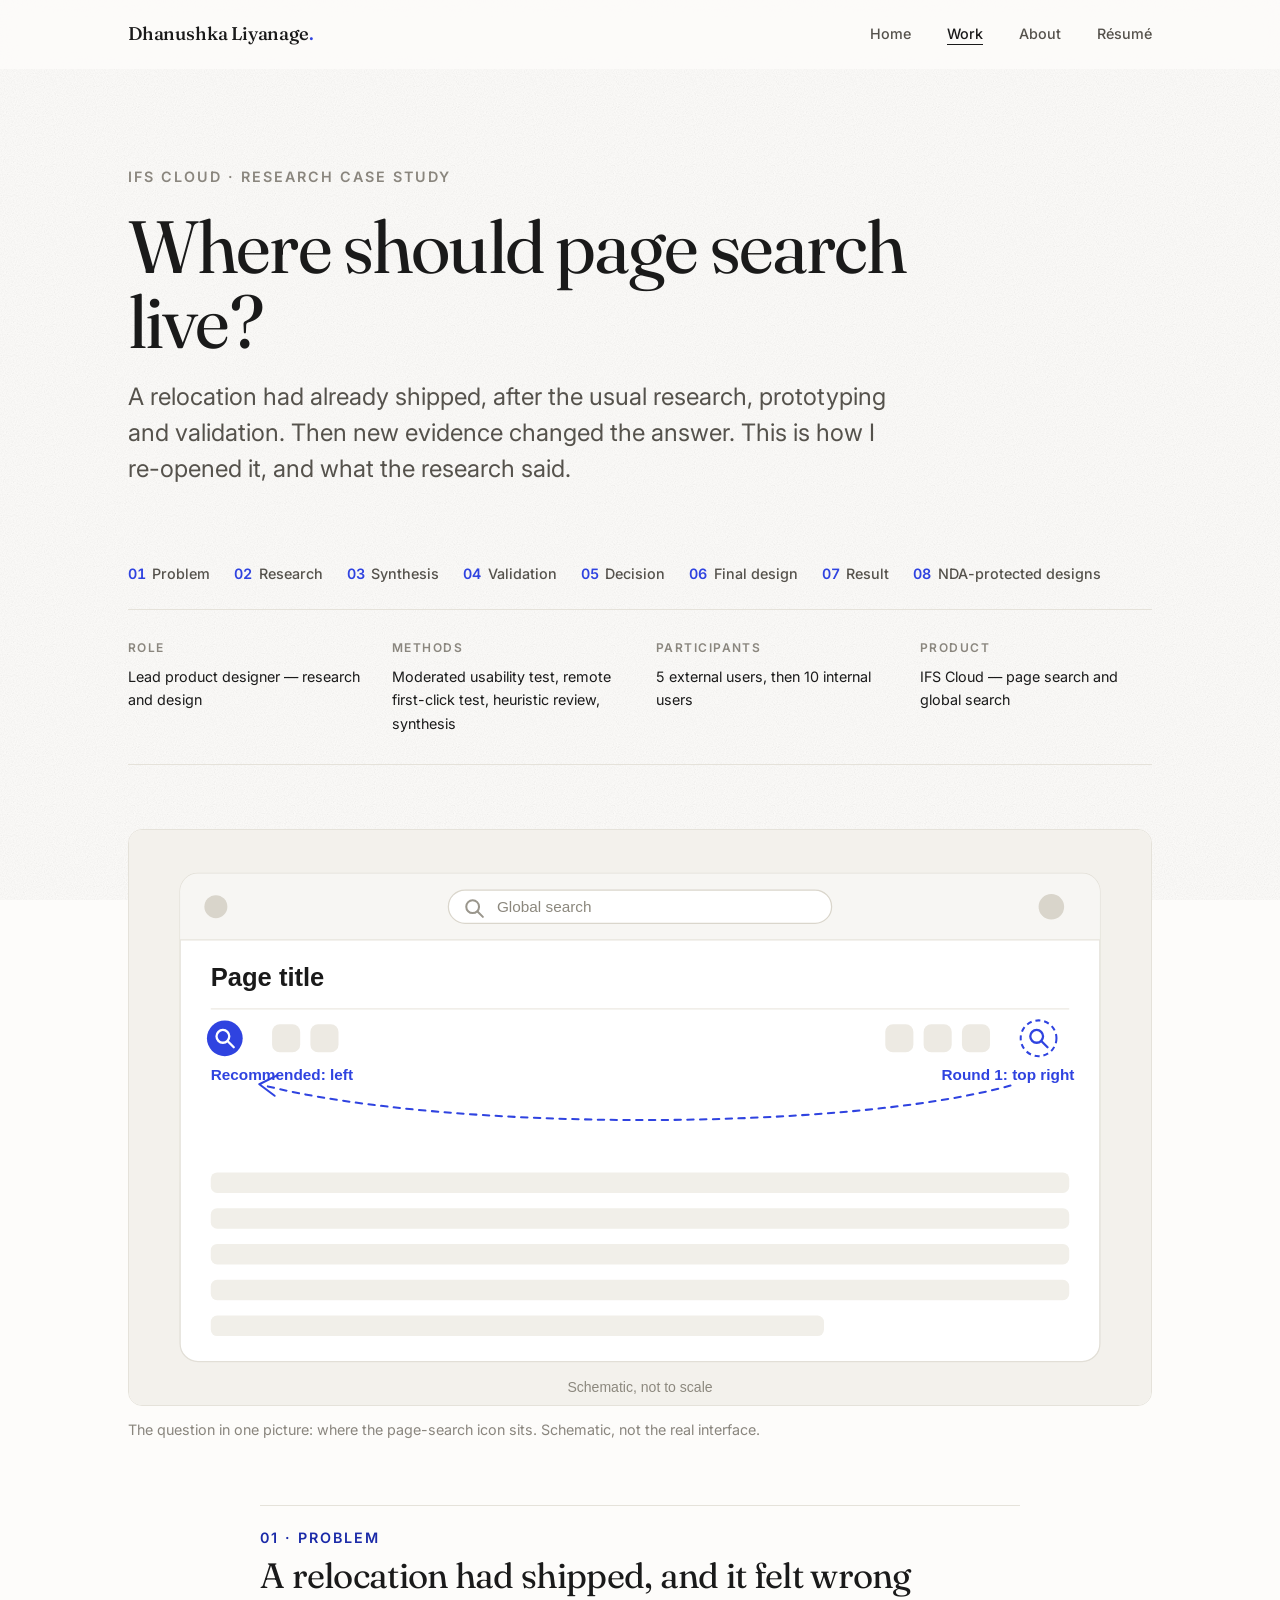
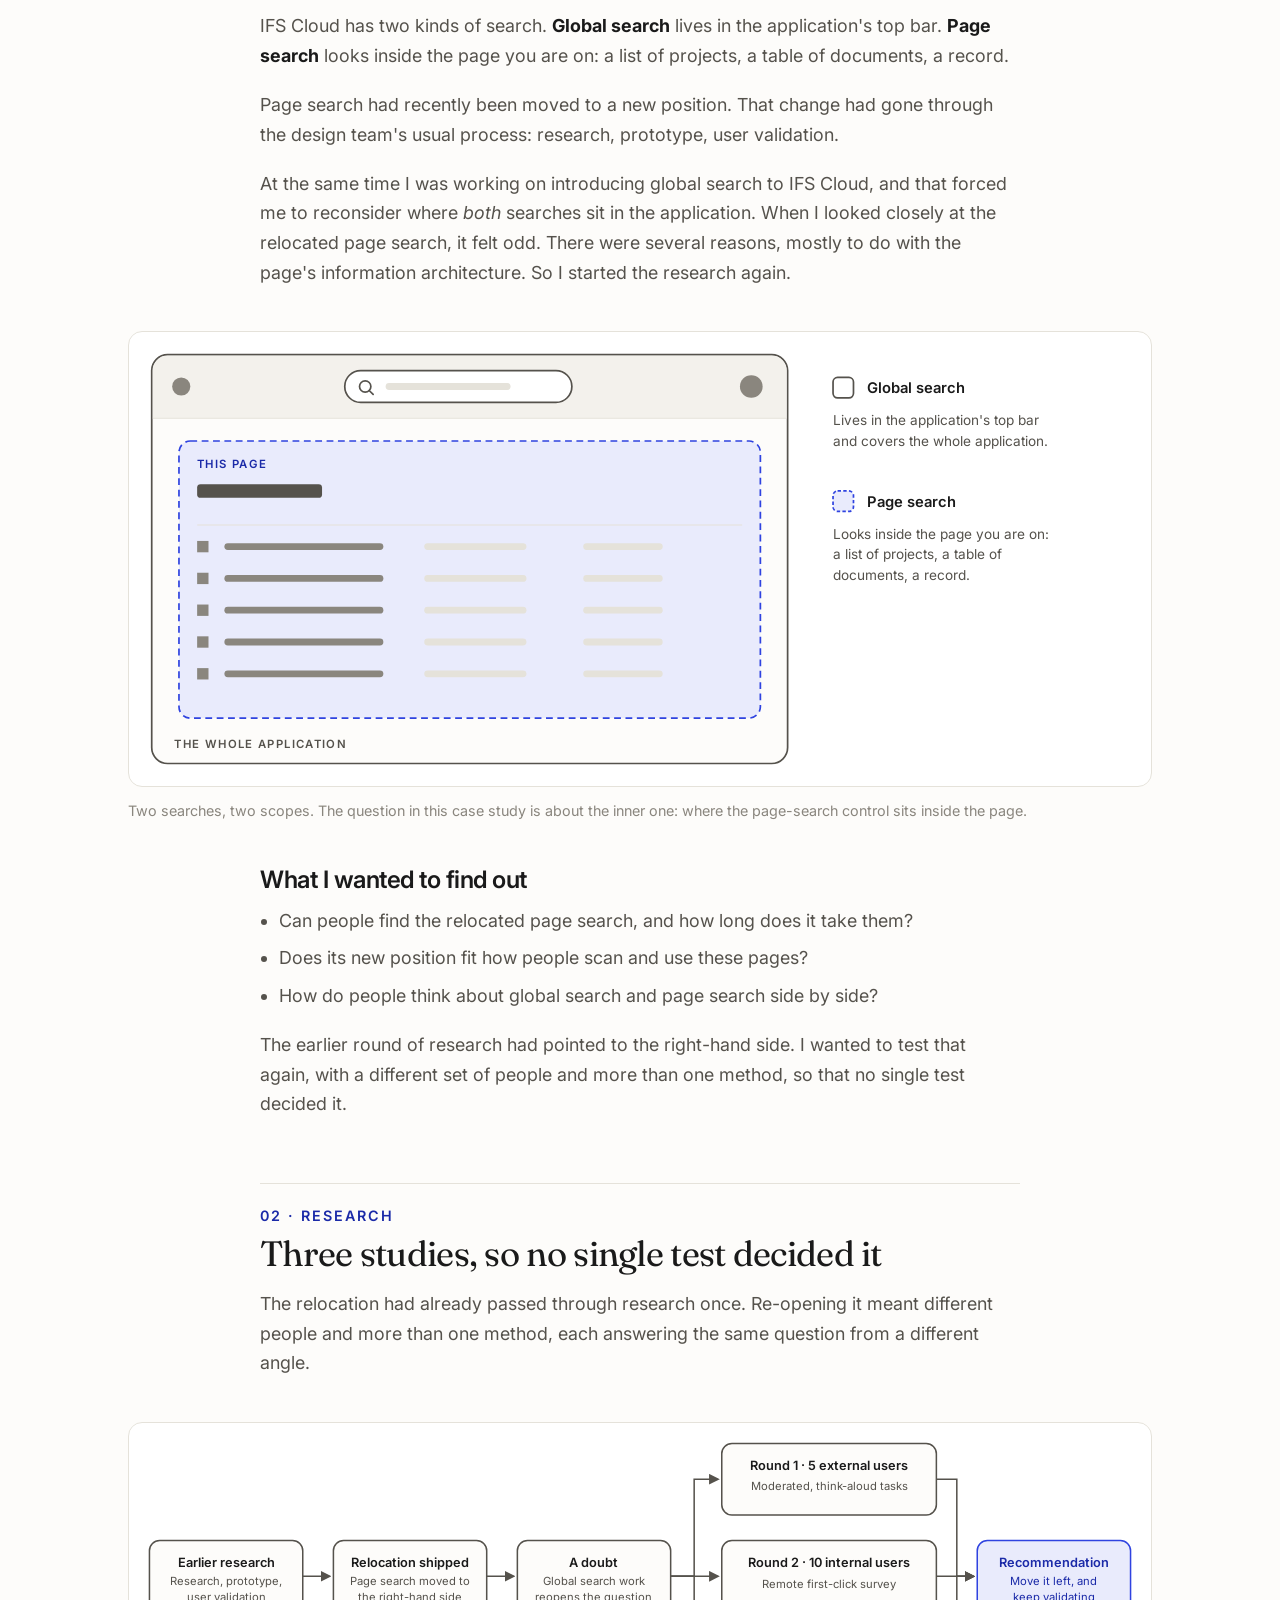
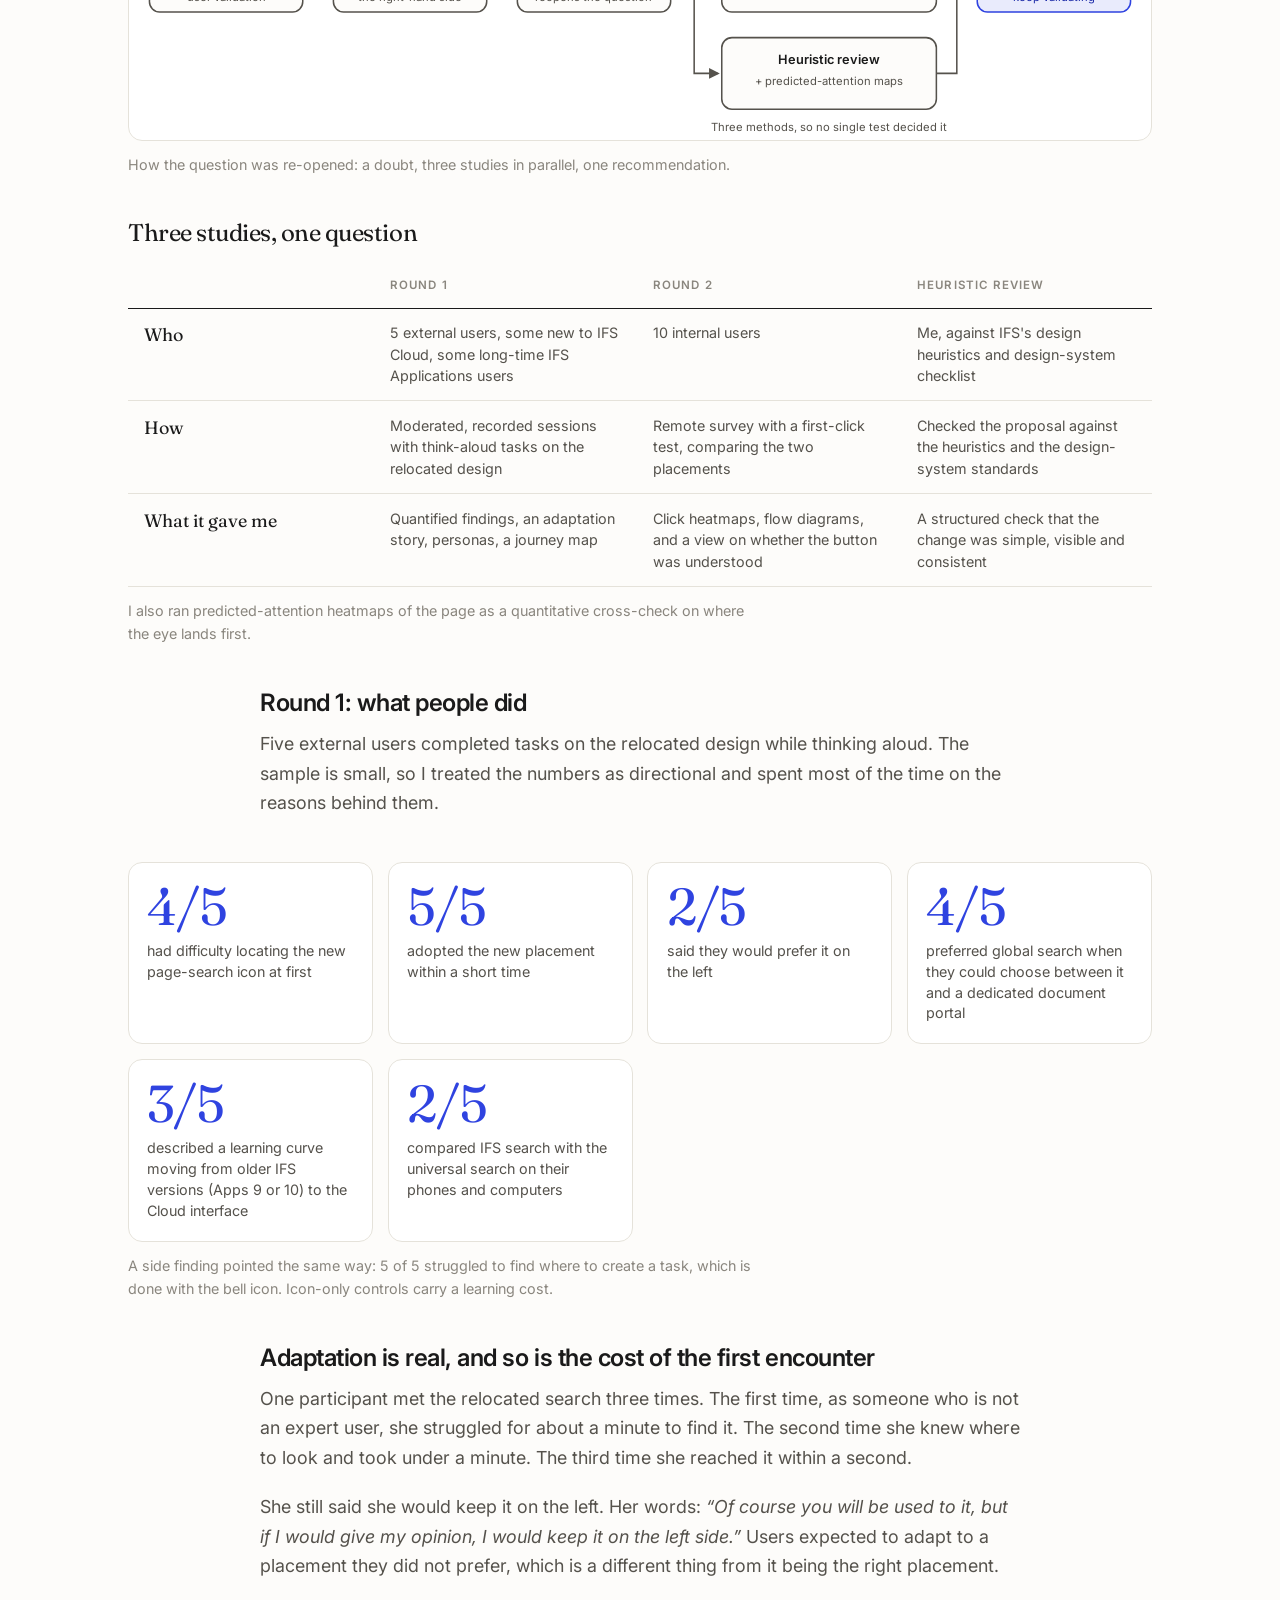
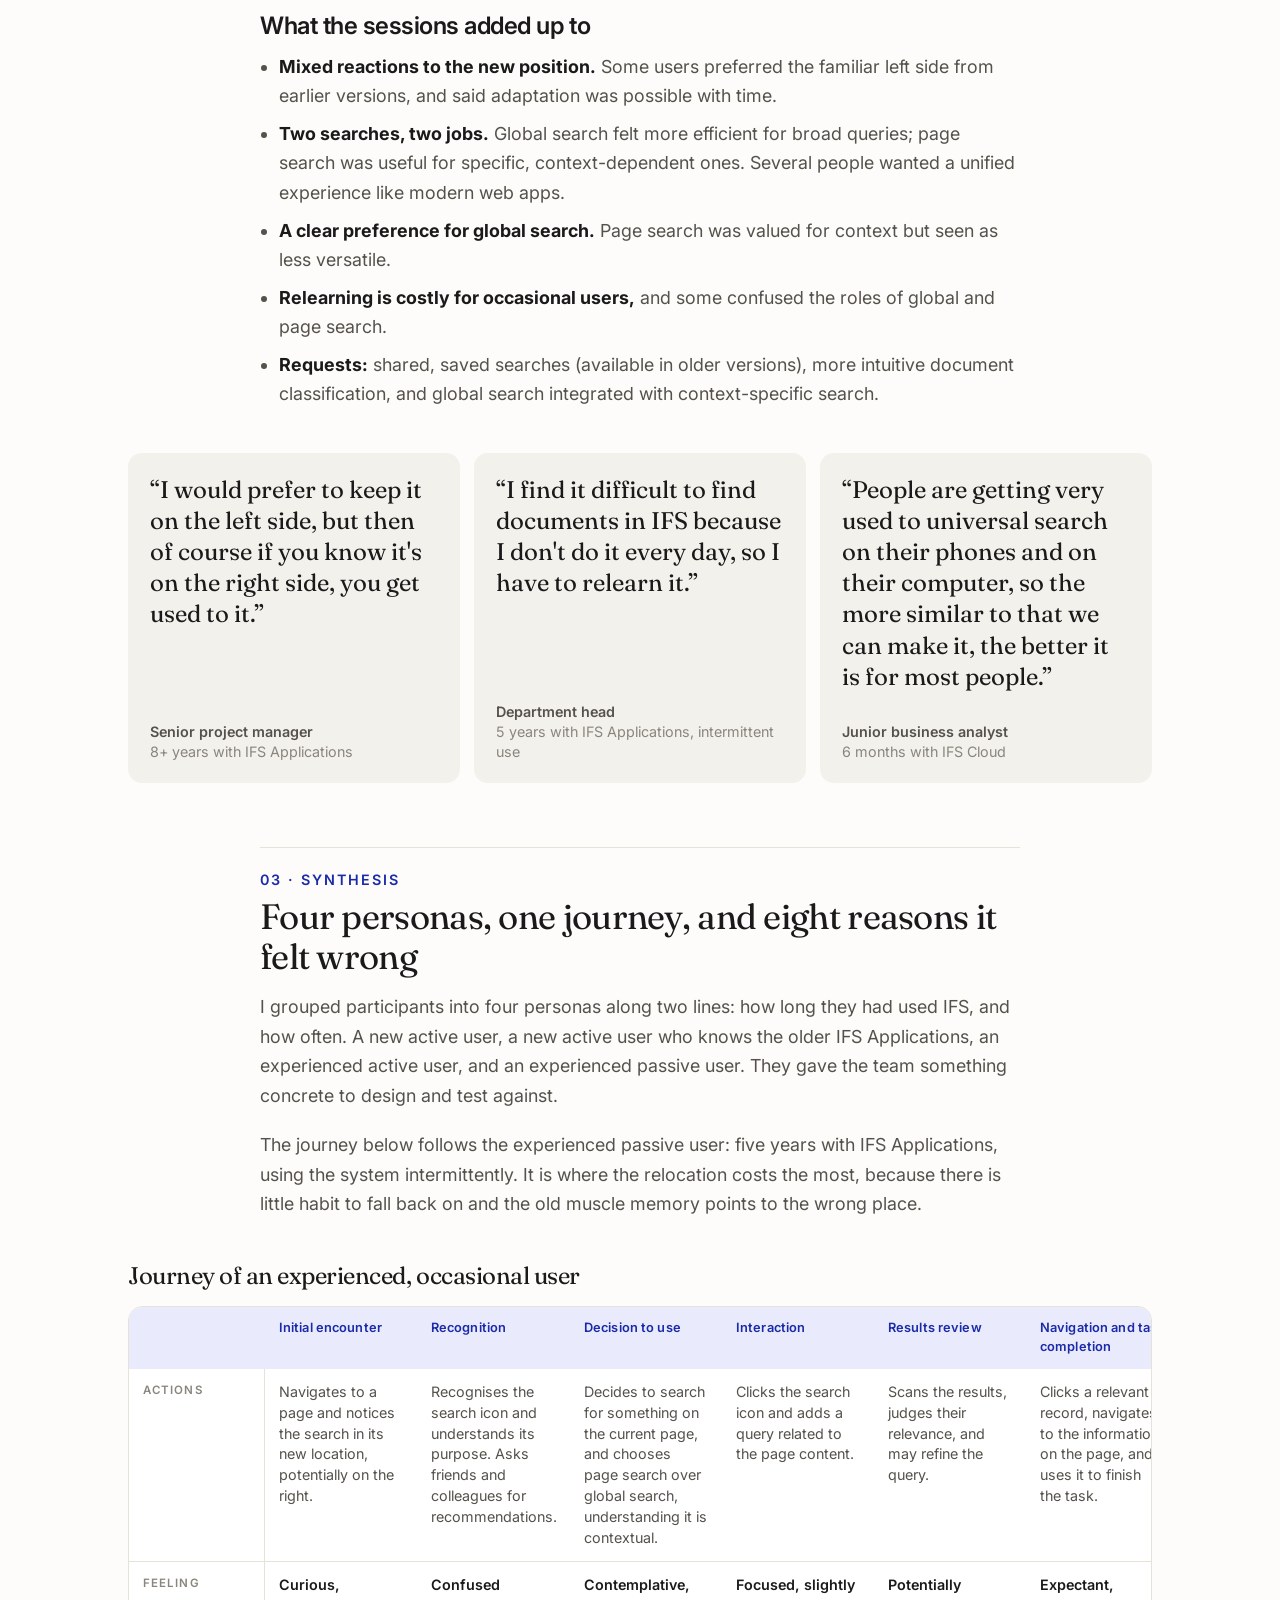
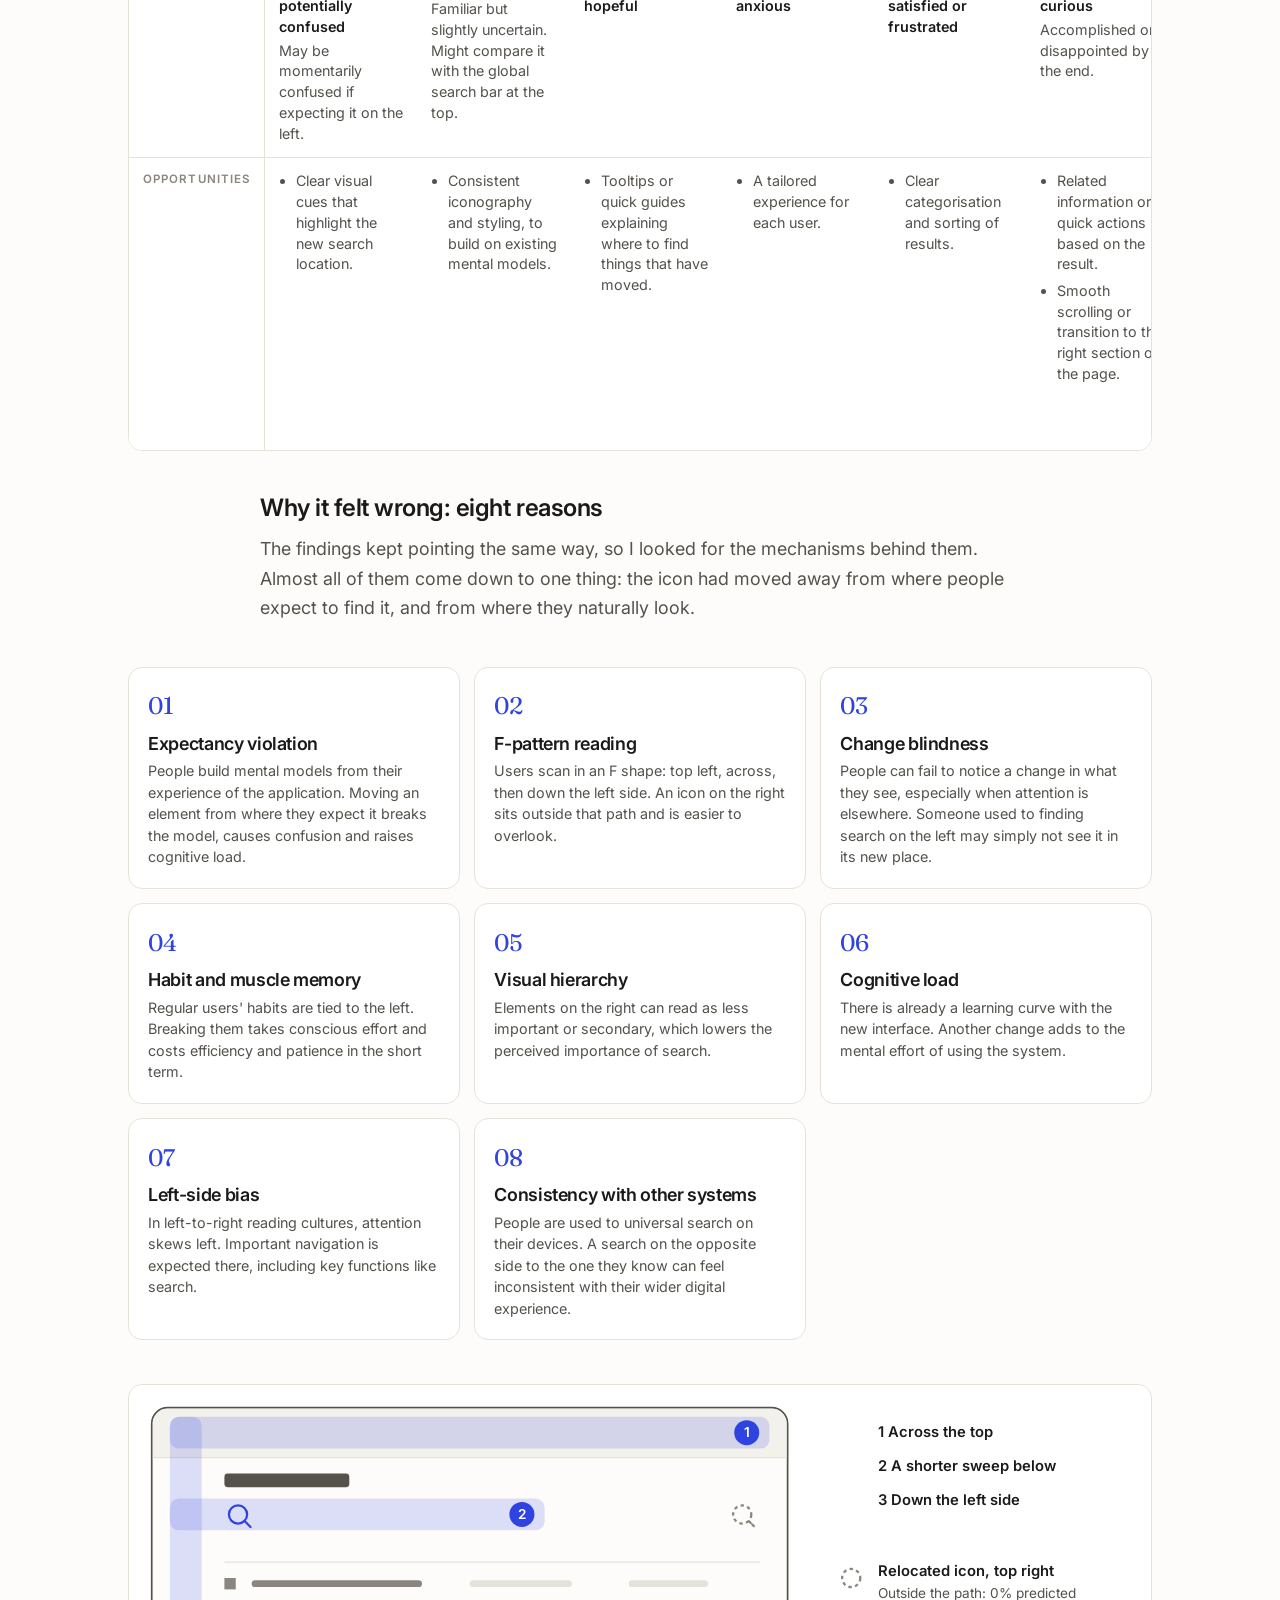
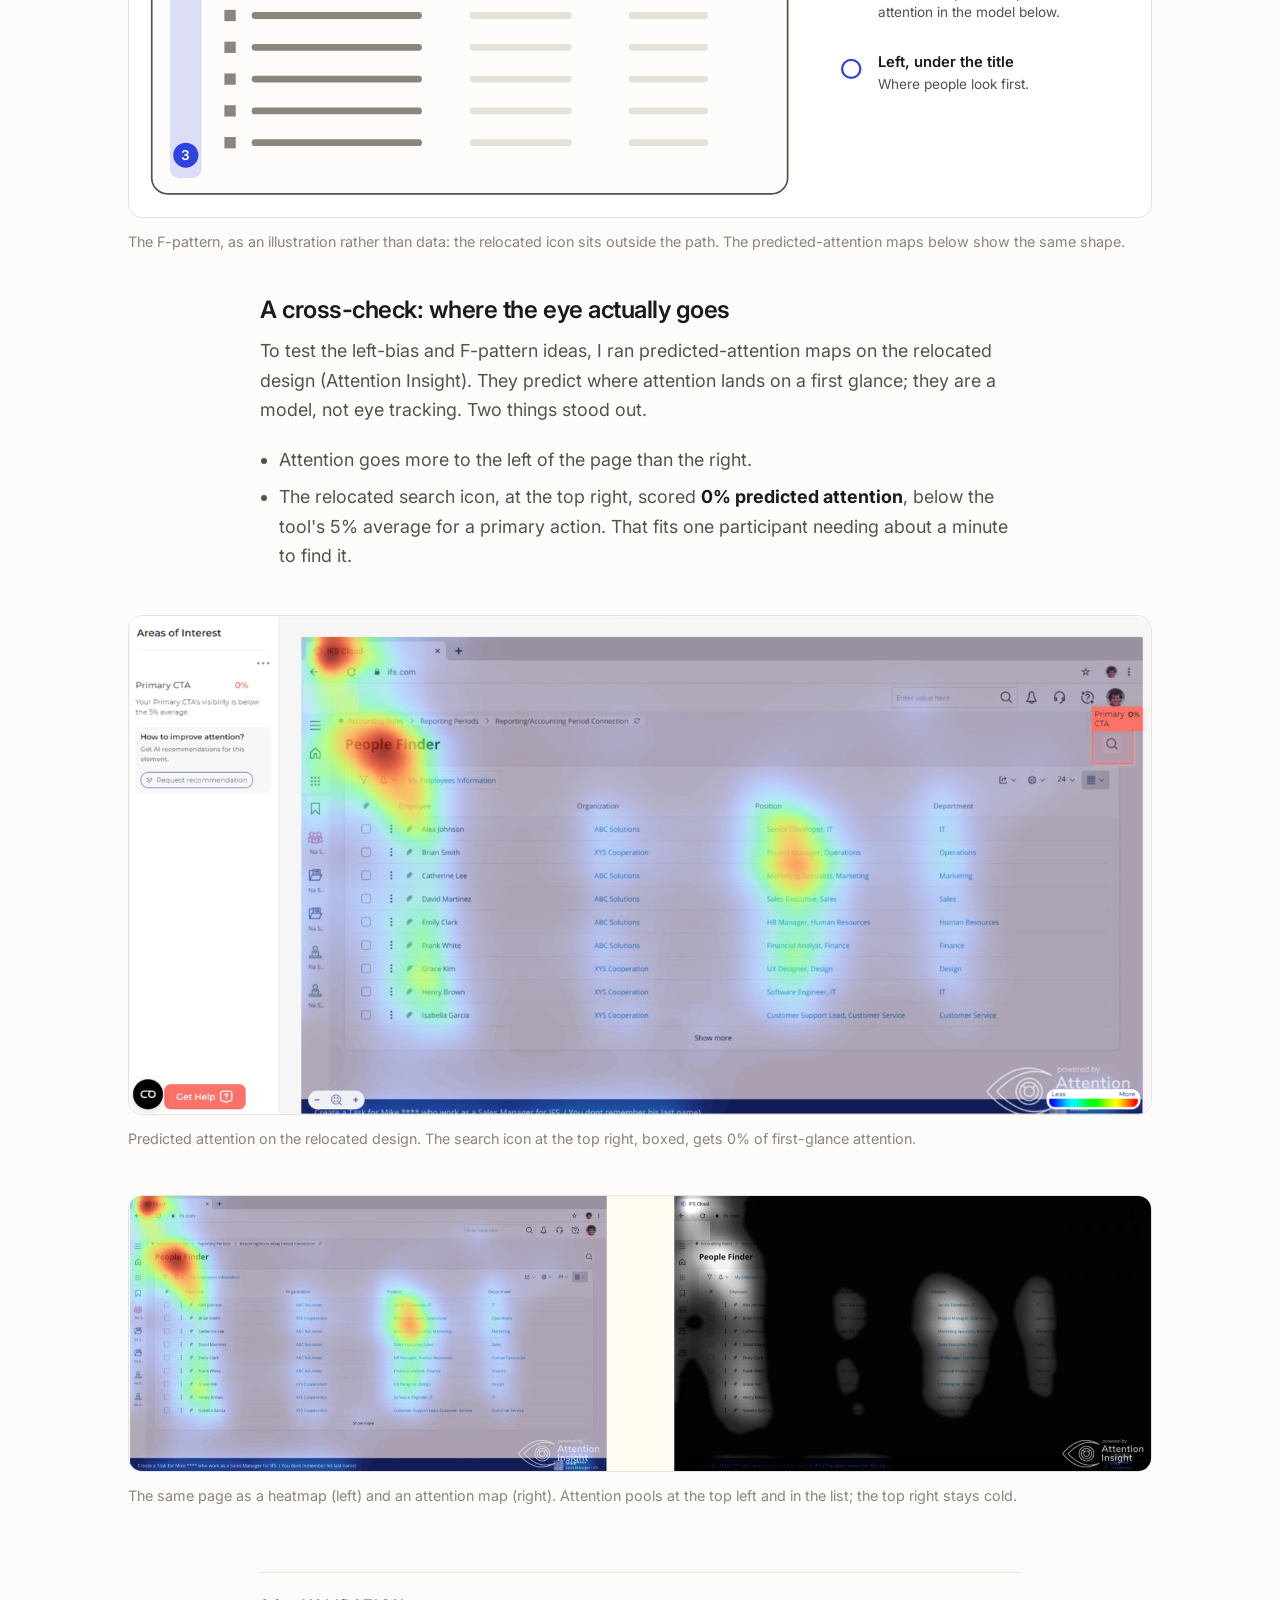
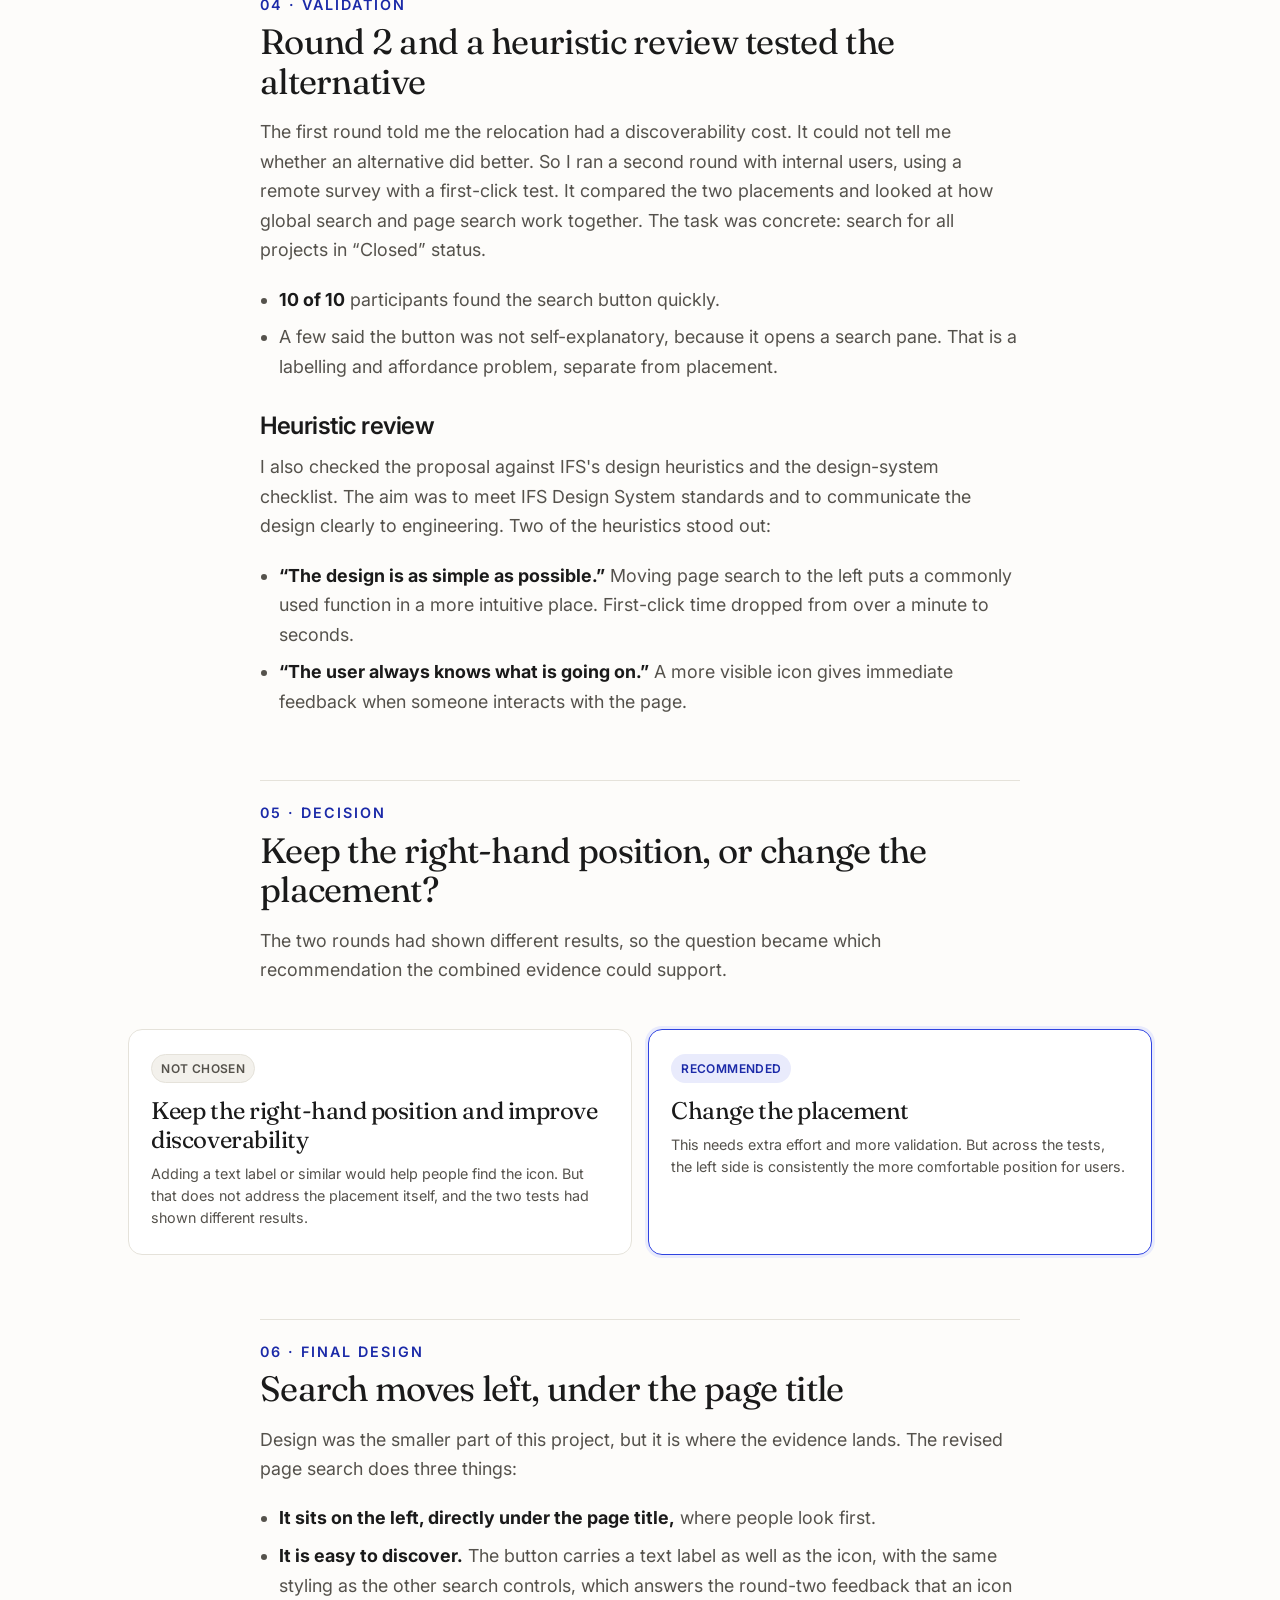
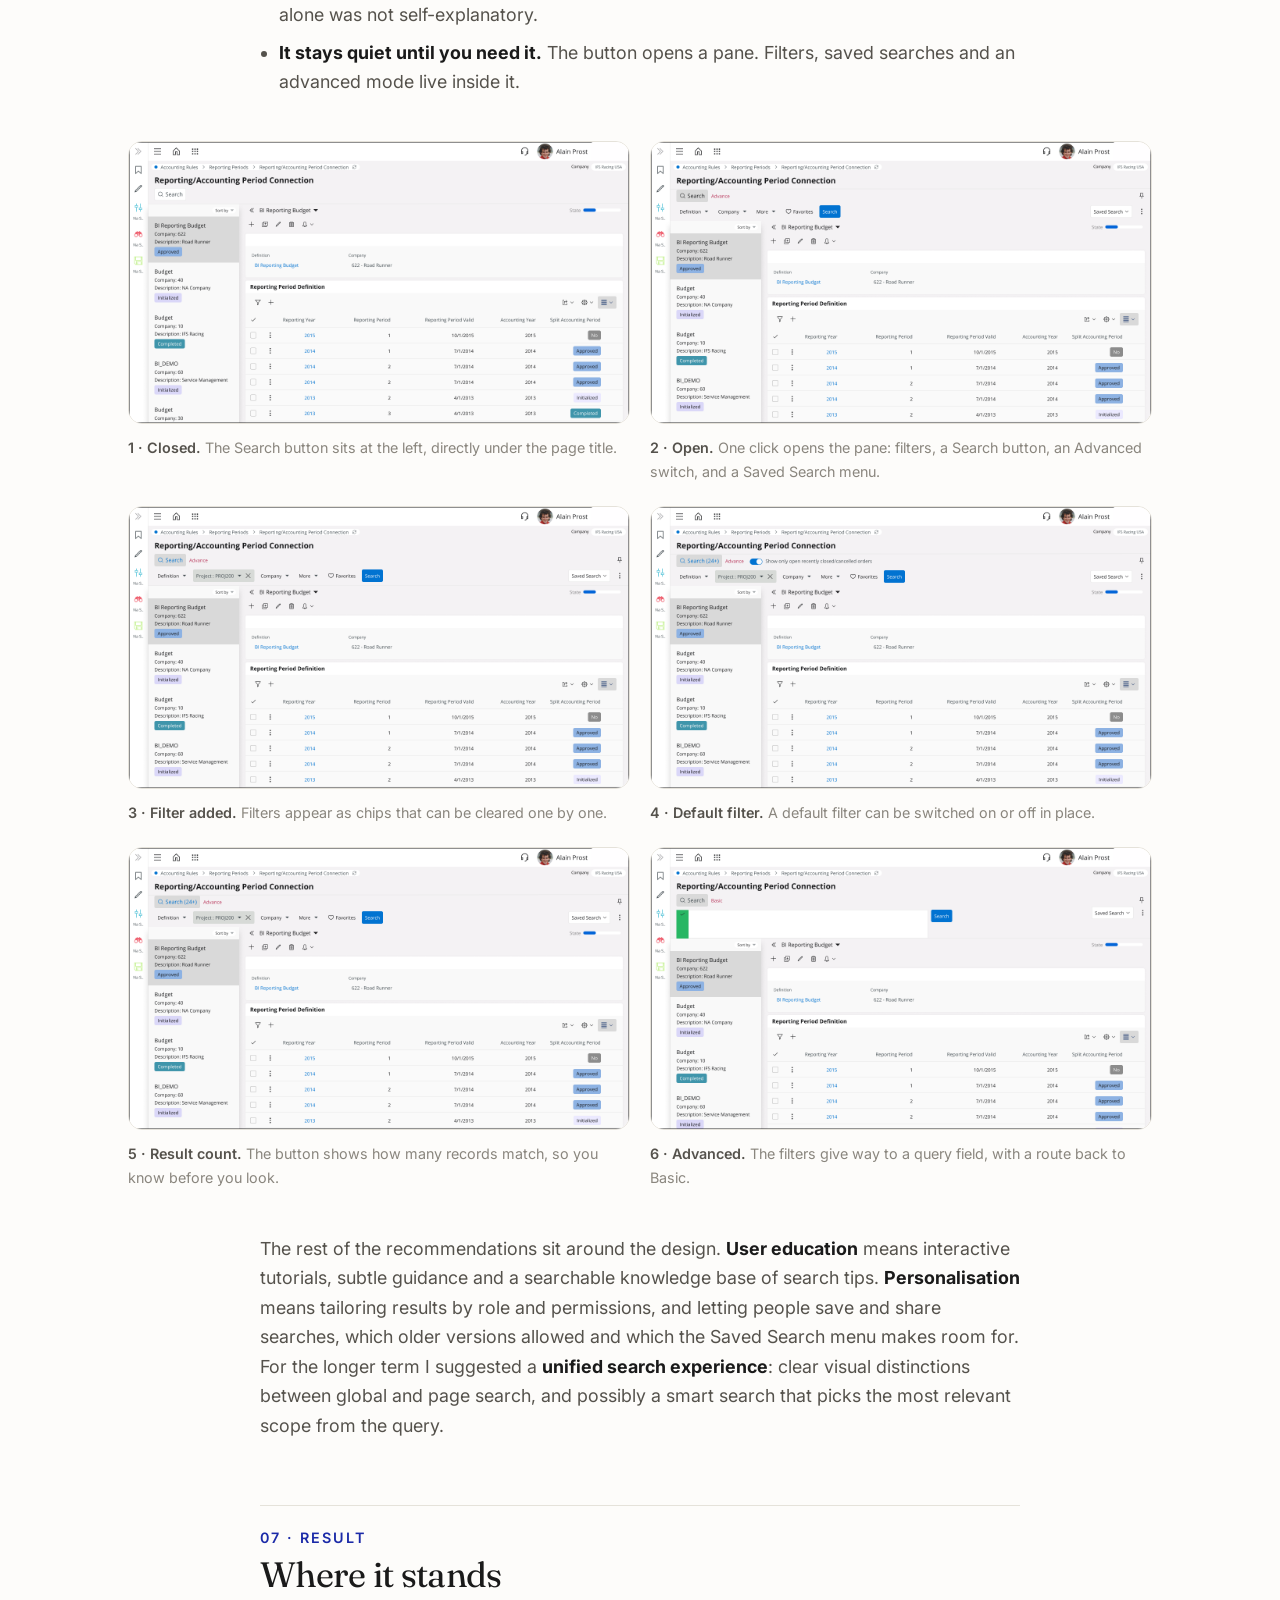
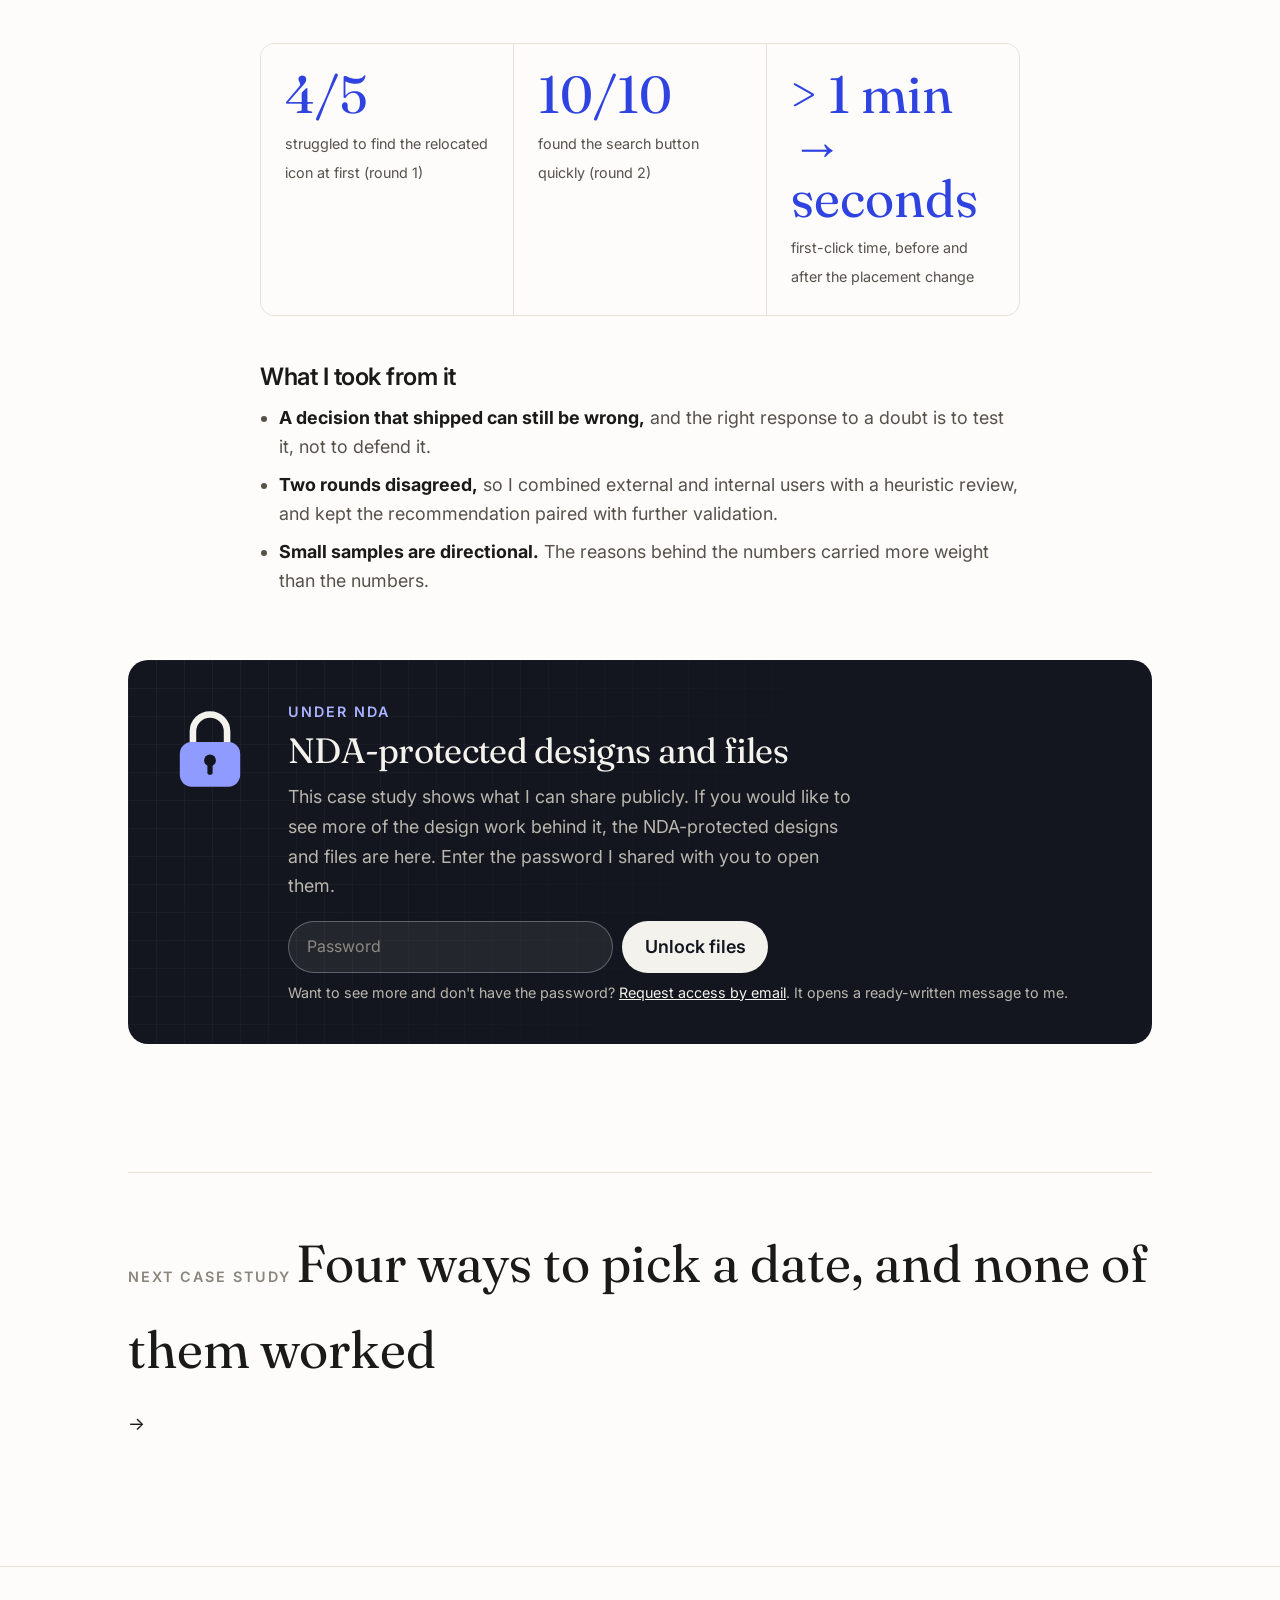
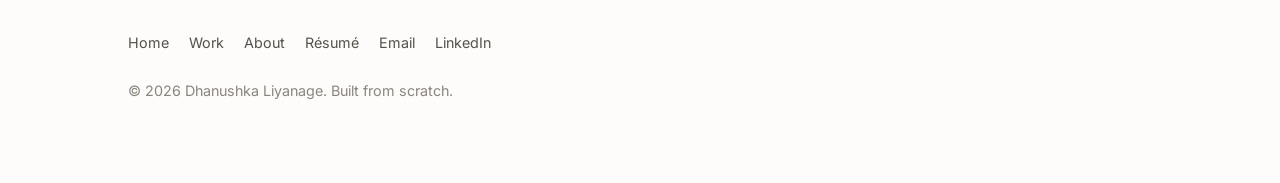
<file: case-studies/search-relocation.html>
<!DOCTYPE html>
<html lang="en">
<head>
  <meta charset="UTF-8" />
  <script>document.documentElement.className="js";</script>
  <meta name="viewport" content="width=device-width, initial-scale=1" />
  <title>Where should page search live? — Dhanushka Liyanage</title>
  <meta name="description" content="Research case study: re-opening the placement of IFS Cloud's page search with two usability tests and a heuristic review, after a shipped relocation felt wrong." />

  <link rel="preconnect" href="https://fonts.googleapis.com" />
  <link rel="preconnect" href="https://fonts.gstatic.com" crossorigin />
  <link href="https://fonts.googleapis.com/css2?family=Fraunces:ital,opsz,wght@0,9..144,400;0,9..144,500;1,9..144,400&family=Inter:wght@400;500;600&display=swap" rel="stylesheet" />
  <link rel="stylesheet" href="../assets/css/style.css?v=33" />
  <link rel="icon" href="data:image/svg+xml,%3Csvg xmlns='http://www.w3.org/2000/svg' viewBox='0 0 100 100'%3E%3Crect width='100' height='100' rx='20' fill='%232F43E0'/%3E%3Ctext x='50' y='68' font-size='60' text-anchor='middle' fill='white' font-family='Georgia,serif'%3EY%3C/text%3E%3C/svg%3E" />
</head>
<body>
  <a class="skip-link" href="#main">Skip to content</a>

  <header class="site-header">
    <div class="container">
      <a class="brand" href="../index.html">Dhanushka&nbsp;Liyanage<span class="dot">.</span></a>
      <button class="nav-toggle" aria-expanded="false" aria-controls="nav">Menu</button>
      <nav class="nav" id="nav" aria-label="Primary">
        <a href="../index.html">Home</a>
        <a href="../work.html" aria-current="page">Work</a>
        <a href="../about.html">About</a>
        <a href="../assets/resume.pdf">Résumé</a>
      </nav>
    </div>
  </header>

  <main id="main">
    <article>
      <header class="cs-header">
        <div class="container">
          <p class="eyebrow reveal">IFS Cloud · Research case study</p>
          <h1 class="reveal">Where should page search live?</h1>
          <p class="dek reveal">A relocation had already shipped, after the usual research, prototyping and validation. Then new evidence changed the answer. This is how I re-opened it, and what the research said.</p>
        </div>
      </header>

      <div class="container">
        <nav class="cs-toc reveal" aria-label="On this page">
          <a href="#problem"><span>01</span>Problem</a>
          <a href="#research"><span>02</span>Research</a>
          <a href="#synthesis"><span>03</span>Synthesis</a>
          <a href="#validation"><span>04</span>Validation</a>
          <a href="#decision"><span>05</span>Decision</a>
          <a href="#design"><span>06</span>Final design</a>
          <a href="#result"><span>07</span>Result</a>
          <a href="#files"><span>08</span>NDA-protected designs</a>
        </nav>

        <dl class="cs-meta reveal">
          <div><dt>Role</dt><dd>Lead product designer — research and design</dd></div>
          <div><dt>Methods</dt><dd>Moderated usability test, remote first-click test, heuristic review, synthesis</dd></div>
          <div><dt>Participants</dt><dd>5 external users, then 10 internal users</dd></div>
          <div><dt>Product</dt><dd>IFS Cloud — page search and global search</dd></div>
        </dl>

        <figure class="cs-hero figure-wide shot reveal">
          <img src="../assets/img/search-relocation/placement-schematic.svg" alt="Schematic of an application page: the page-search icon shown dashed at the top right (where it was relocated to) and solid at the left (the recommended position), with an arrow between them." width="800" height="450" />
          <figcaption>The question in one picture: where the page-search icon sits. Schematic, not the real interface.</figcaption>
        </figure>
      </div>

      <div class="container">
        <div class="prose">

          <h2 class="reveal" id="problem"><span class="cs-step">01 · Problem</span>A relocation had shipped, and it felt wrong</h2>
          <p class="reveal">IFS Cloud has two kinds of search. <strong>Global search</strong> lives in the application's top bar. <strong>Page search</strong> looks inside the page you are on: a list of projects, a table of documents, a record.</p>
          <p class="reveal">Page search had recently been moved to a new position. That change had gone through the design team's usual process: research, prototype, user validation.</p>
          <p class="reveal">At the same time I was working on introducing global search to IFS Cloud, and that forced me to reconsider where <em>both</em> searches sit in the application. When I looked closely at the relocated page search, it felt odd. There were several reasons, mostly to do with the page's information architecture. So I started the research again.</p>
        </div>

        <div class="wide reveal">
          <figure class="shot">
            <svg class="diagram" viewBox="0 0 900 400" role="img" aria-label="Nested scopes. Global search sits in the application's top bar and covers the whole application. Page search covers only the page you are on, such as a list of projects, a table of documents or a record." xmlns="http://www.w3.org/2000/svg">
              <g font-family="Inter, sans-serif">
                <rect x="20" y="20" width="560" height="360" rx="14" fill="var(--bg)" stroke="var(--text-soft)" stroke-width="1.5" />
                <path d="M21,76 V34 a13,13 0 0 1 13,-13 H566 a13,13 0 0 1 13,13 V76 Z" fill="var(--bg-sunken)" />
                <line x1="21" y1="76" x2="579" y2="76" stroke="var(--border)" />
                <circle cx="46" cy="48" r="8" fill="var(--text-faint)" />
                <rect x="190" y="34" width="200" height="28" rx="14" fill="var(--bg-elevated)" stroke="var(--text-soft)" stroke-width="1.5" />
                <circle cx="208" cy="48" r="5" fill="none" stroke="var(--text-soft)" stroke-width="1.5" />
                <line x1="211.5" y1="51.5" x2="215" y2="55" stroke="var(--text-soft)" stroke-width="1.5" stroke-linecap="round" />
                <rect x="226" y="45" width="110" height="6" rx="3" fill="var(--border)" />
                <circle cx="548" cy="48" r="10" fill="var(--text-faint)" />

                <rect x="44" y="96" width="512" height="244" rx="10" fill="var(--accent-soft)" stroke="var(--accent)" stroke-width="1.5" stroke-dasharray="6 4" />
                <text x="60" y="120" font-size="10" font-weight="600" letter-spacing="1.2" fill="var(--accent-text)">THIS PAGE</text>
                <rect x="60" y="134" width="110" height="12" rx="3" fill="var(--text-soft)" />
                <line x1="60" y1="170" x2="540" y2="170" stroke="var(--border)" />
                <rect x="60" y="184" width="10" height="10" fill="var(--text-faint)" /><rect x="84" y="186" width="140" height="6" rx="3" fill="var(--text-faint)" /><rect x="260" y="186" width="90" height="6" rx="3" fill="var(--border)" /><rect x="400" y="186" width="70" height="6" rx="3" fill="var(--border)" />
                <rect x="60" y="212" width="10" height="10" fill="var(--text-faint)" /><rect x="84" y="214" width="140" height="6" rx="3" fill="var(--text-faint)" /><rect x="260" y="214" width="90" height="6" rx="3" fill="var(--border)" /><rect x="400" y="214" width="70" height="6" rx="3" fill="var(--border)" />
                <rect x="60" y="240" width="10" height="10" fill="var(--text-faint)" /><rect x="84" y="242" width="140" height="6" rx="3" fill="var(--text-faint)" /><rect x="260" y="242" width="90" height="6" rx="3" fill="var(--border)" /><rect x="400" y="242" width="70" height="6" rx="3" fill="var(--border)" />
                <rect x="60" y="268" width="10" height="10" fill="var(--text-faint)" /><rect x="84" y="270" width="140" height="6" rx="3" fill="var(--text-faint)" /><rect x="260" y="270" width="90" height="6" rx="3" fill="var(--border)" /><rect x="400" y="270" width="70" height="6" rx="3" fill="var(--border)" />
                <rect x="60" y="296" width="10" height="10" fill="var(--text-faint)" /><rect x="84" y="298" width="140" height="6" rx="3" fill="var(--text-faint)" /><rect x="260" y="298" width="90" height="6" rx="3" fill="var(--border)" /><rect x="400" y="298" width="70" height="6" rx="3" fill="var(--border)" />
                <text x="40" y="366" font-size="10" font-weight="600" letter-spacing="1.2" fill="var(--text-soft)">THE WHOLE APPLICATION</text>

                <rect x="620" y="40" width="18" height="18" rx="4" fill="var(--bg-elevated)" stroke="var(--text-soft)" stroke-width="1.5" />
                <text x="650" y="54" font-size="13" font-weight="600" fill="var(--text)">Global search</text>
                <text x="620" y="82" font-size="12" fill="var(--text-soft)">Lives in the application's top bar</text>
                <text x="620" y="100" font-size="12" fill="var(--text-soft)">and covers the whole application.</text>

                <rect x="620" y="140" width="18" height="18" rx="4" fill="var(--accent-soft)" stroke="var(--accent)" stroke-width="1.5" stroke-dasharray="3 2" />
                <text x="650" y="154" font-size="13" font-weight="600" fill="var(--text)">Page search</text>
                <text x="620" y="182" font-size="12" fill="var(--text-soft)">Looks inside the page you are on:</text>
                <text x="620" y="200" font-size="12" fill="var(--text-soft)">a list of projects, a table of</text>
                <text x="620" y="218" font-size="12" fill="var(--text-soft)">documents, a record.</text>
              </g>
            </svg>
            <figcaption>Two searches, two scopes. The question in this case study is about the inner one: where the page-search control sits inside the page.</figcaption>
          </figure>
        </div>

        <div class="prose">
          <h3 class="reveal">What I wanted to find out</h3>
          <ul class="reveal">
            <li>Can people find the relocated page search, and how long does it take them?</li>
            <li>Does its new position fit how people scan and use these pages?</li>
            <li>How do people think about global search and page search side by side?</li>
          </ul>
          <p class="reveal">The earlier round of research had pointed to the right-hand side. I wanted to test that again, with a different set of people and more than one method, so that no single test decided it.</p>

          <h2 class="reveal" id="research"><span class="cs-step">02 · Research</span>Three studies, so no single test decided it</h2>
          <p class="reveal">The relocation had already passed through research once. Re-opening it meant different people and more than one method, each answering the same question from a different angle.</p>
        </div>

        <div class="wide reveal">
          <figure class="shot">
            <svg class="diagram" viewBox="0 0 1000 310" role="img" aria-label="How the question was re-opened. Earlier research, prototype and user validation led to a relocation that shipped to the right-hand side. Work on global search raised a doubt. That led to three studies: round one with five external users, round two with ten internal users, and a heuristic review with predicted-attention maps. Together they led to a recommendation to move page search to the left and keep validating." xmlns="http://www.w3.org/2000/svg">
              <defs>
                <marker id="arrS2" viewBox="0 0 10 10" refX="8" refY="5" markerWidth="7" markerHeight="7" orient="auto-start-reverse"><path d="M0,0 L10,5 L0,10 z" fill="var(--text-soft)" /></marker>
              </defs>
              <g font-family="Inter, sans-serif" text-anchor="middle">
                <rect x="20" y="115" width="150" height="70" rx="10" fill="var(--bg)" stroke="var(--text-soft)" stroke-width="1.5" />
                <text x="95" y="141" font-size="12.5" font-weight="600" fill="var(--text)">Earlier research</text>
                <text x="95" y="159" font-size="11" fill="var(--text-soft)">Research, prototype,</text>
                <text x="95" y="174" font-size="11" fill="var(--text-soft)">user validation</text>

                <rect x="200" y="115" width="150" height="70" rx="10" fill="var(--bg)" stroke="var(--text-soft)" stroke-width="1.5" />
                <text x="275" y="141" font-size="12.5" font-weight="600" fill="var(--text)">Relocation shipped</text>
                <text x="275" y="159" font-size="11" fill="var(--text-soft)">Page search moved to</text>
                <text x="275" y="174" font-size="11" fill="var(--text-soft)">the right-hand side</text>

                <rect x="380" y="115" width="150" height="70" rx="10" fill="var(--bg)" stroke="var(--text-soft)" stroke-width="1.5" />
                <text x="455" y="141" font-size="12.5" font-weight="600" fill="var(--text)">A doubt</text>
                <text x="455" y="159" font-size="11" fill="var(--text-soft)">Global search work</text>
                <text x="455" y="174" font-size="11" fill="var(--text-soft)">reopens the question</text>

                <rect x="580" y="20" width="210" height="70" rx="10" fill="var(--bg)" stroke="var(--text-soft)" stroke-width="1.5" />
                <text x="685" y="46" font-size="12.5" font-weight="600" fill="var(--text)">Round 1 · 5 external users</text>
                <text x="685" y="66" font-size="11" fill="var(--text-soft)">Moderated, think-aloud tasks</text>

                <rect x="580" y="115" width="210" height="70" rx="10" fill="var(--bg)" stroke="var(--text-soft)" stroke-width="1.5" />
                <text x="685" y="141" font-size="12.5" font-weight="600" fill="var(--text)">Round 2 · 10 internal users</text>
                <text x="685" y="161" font-size="11" fill="var(--text-soft)">Remote first-click survey</text>

                <rect x="580" y="210" width="210" height="70" rx="10" fill="var(--bg)" stroke="var(--text-soft)" stroke-width="1.5" />
                <text x="685" y="236" font-size="12.5" font-weight="600" fill="var(--text)">Heuristic review</text>
                <text x="685" y="256" font-size="11" fill="var(--text-soft)">+ predicted-attention maps</text>

                <rect x="830" y="115" width="150" height="70" rx="10" fill="var(--accent-soft)" stroke="var(--accent)" stroke-width="1.5" />
                <text x="905" y="141" font-size="12.5" font-weight="600" fill="var(--accent-text)">Recommendation</text>
                <text x="905" y="159" font-size="11" fill="var(--accent-text)">Move it left, and</text>
                <text x="905" y="174" font-size="11" fill="var(--accent-text)">keep validating</text>

                <line x1="170" y1="150" x2="196" y2="150" stroke="var(--text-soft)" stroke-width="1.5" marker-end="url(#arrS2)" />
                <line x1="350" y1="150" x2="376" y2="150" stroke="var(--text-soft)" stroke-width="1.5" marker-end="url(#arrS2)" />
                <polyline points="530,150 553,150 553,55 576,55" fill="none" stroke="var(--text-soft)" stroke-width="1.5" marker-end="url(#arrS2)" />
                <line x1="530" y1="150" x2="576" y2="150" stroke="var(--text-soft)" stroke-width="1.5" marker-end="url(#arrS2)" />
                <polyline points="530,150 553,150 553,245 576,245" fill="none" stroke="var(--text-soft)" stroke-width="1.5" marker-end="url(#arrS2)" />
                <polyline points="790,55 810,55 810,150 826,150" fill="none" stroke="var(--text-soft)" stroke-width="1.5" marker-end="url(#arrS2)" />
                <line x1="790" y1="150" x2="826" y2="150" stroke="var(--text-soft)" stroke-width="1.5" marker-end="url(#arrS2)" />
                <polyline points="790,245 810,245 810,150 826,150" fill="none" stroke="var(--text-soft)" stroke-width="1.5" marker-end="url(#arrS2)" />
                <text x="685" y="301" font-size="11" fill="var(--text-soft)">Three methods, so no single test decided it</text>
              </g>
            </svg>
            <figcaption>How the question was re-opened: a doubt, three studies in parallel, one recommendation.</figcaption>
          </figure>
        </div>

        <div class="wide reveal">
          <h3>Three studies, one question</h3>
          <div class="compare-scroll">
            <table class="compare">
              <thead>
                <tr><th scope="col"></th><th scope="col">Round 1</th><th scope="col">Round 2</th><th scope="col">Heuristic review</th></tr>
              </thead>
              <tbody>
                <tr>
                  <th scope="row">Who</th>
                  <td>5 external users, some new to IFS Cloud, some long-time IFS Applications users</td>
                  <td>10 internal users</td>
                  <td>Me, against IFS's design heuristics and design-system checklist</td>
                </tr>
                <tr>
                  <th scope="row">How</th>
                  <td>Moderated, recorded sessions with think-aloud tasks on the relocated design</td>
                  <td>Remote survey with a first-click test, comparing the two placements</td>
                  <td>Checked the proposal against the heuristics and the design-system standards</td>
                </tr>
                <tr>
                  <th scope="row">What it gave me</th>
                  <td>Quantified findings, an adaptation story, personas, a journey map</td>
                  <td>Click heatmaps, flow diagrams, and a view on whether the button was understood</td>
                  <td>A structured check that the change was simple, visible and consistent</td>
                </tr>
              </tbody>
            </table>
          </div>
          <p class="note">I also ran predicted-attention heatmaps of the page as a quantitative cross-check on where the eye lands first.</p>
        </div>

        <div class="prose">
          <h3 class="reveal">Round 1: what people did</h3>
          <p class="reveal">Five external users completed tasks on the relocated design while thinking aloud. The sample is small, so I treated the numbers as directional and spent most of the time on the reasons behind them.</p>
        </div>

        <div class="wide reveal">
          <div class="stat-grid">
            <div class="stat-card"><b>4/5</b><span>had difficulty locating the new page-search icon at first</span></div>
            <div class="stat-card"><b>5/5</b><span>adopted the new placement within a short time</span></div>
            <div class="stat-card"><b>2/5</b><span>said they would prefer it on the left</span></div>
            <div class="stat-card"><b>4/5</b><span>preferred global search when they could choose between it and a dedicated document portal</span></div>
            <div class="stat-card"><b>3/5</b><span>described a learning curve moving from older IFS versions (Apps 9 or 10) to the Cloud interface</span></div>
            <div class="stat-card"><b>2/5</b><span>compared IFS search with the universal search on their phones and computers</span></div>
          </div>
          <p class="note">A side finding pointed the same way: 5 of 5 struggled to find where to create a task, which is done with the bell icon. Icon-only controls carry a learning cost.</p>
        </div>

        <div class="prose">
          <h3 class="reveal">Adaptation is real, and so is the cost of the first encounter</h3>
          <p class="reveal">One participant met the relocated search three times. The first time, as someone who is not an expert user, she struggled for about a minute to find it. The second time she knew where to look and took under a minute. The third time she reached it within a second.</p>
          <p class="reveal">She still said she would keep it on the left. Her words: <em>“Of course you will be used to it, but if I would give my opinion, I would keep it on the left side.”</em> Users expected to adapt to a placement they did not prefer, which is a different thing from it being the right placement.</p>

          <h3 class="reveal">What the sessions added up to</h3>
          <ul class="reveal">
            <li><strong>Mixed reactions to the new position.</strong> Some users preferred the familiar left side from earlier versions, and said adaptation was possible with time.</li>
            <li><strong>Two searches, two jobs.</strong> Global search felt more efficient for broad queries; page search was useful for specific, context-dependent ones. Several people wanted a unified experience like modern web apps.</li>
            <li><strong>A clear preference for global search.</strong> Page search was valued for context but seen as less versatile.</li>
            <li><strong>Relearning is costly for occasional users,</strong> and some confused the roles of global and page search.</li>
            <li><strong>Requests:</strong> shared, saved searches (available in older versions), more intuitive document classification, and global search integrated with context-specific search.</li>
          </ul>
        </div>

        <div class="wide reveal">
          <div class="quote-cards">
            <figure class="quote-card">
              <blockquote>“I would prefer to keep it on the left side, but then of course if you know it's on the right side, you get used to it.”</blockquote>
              <figcaption><b>Senior project manager</b>8+ years with IFS Applications</figcaption>
            </figure>
            <figure class="quote-card">
              <blockquote>“I find it difficult to find documents in IFS because I don't do it every day, so I have to relearn it.”</blockquote>
              <figcaption><b>Department head</b>5 years with IFS Applications, intermittent use</figcaption>
            </figure>
            <figure class="quote-card">
              <blockquote>“People are getting very used to universal search on their phones and on their computer, so the more similar to that we can make it, the better it is for most people.”</blockquote>
              <figcaption><b>Junior business analyst</b>6 months with IFS Cloud</figcaption>
            </figure>
          </div>
        </div>

        <div class="prose">
          <h2 class="reveal" id="synthesis"><span class="cs-step">03 · Synthesis</span>Four personas, one journey, and eight reasons it felt wrong</h2>
          <p class="reveal">I grouped participants into four personas along two lines: how long they had used IFS, and how often. A new active user, a new active user who knows the older IFS Applications, an experienced active user, and an experienced passive user. They gave the team something concrete to design and test against.</p>
          <p class="reveal">The journey below follows the experienced passive user: five years with IFS Applications, using the system intermittently. It is where the relocation costs the most, because there is little habit to fall back on and the old muscle memory points to the wrong place.</p>
        </div>

        <div class="wide reveal">
          <h3>Journey of an experienced, occasional user</h3>
          <div class="jm-scroll" role="region" aria-label="Journey map, scrolls horizontally" tabindex="0">
            <table class="jm">
              <thead>
                <tr>
                  <th scope="col"><span class="visually-hidden">Row</span></th>
                  <th scope="col">Initial encounter</th>
                  <th scope="col">Recognition</th>
                  <th scope="col">Decision to use</th>
                  <th scope="col">Interaction</th>
                  <th scope="col">Results review</th>
                  <th scope="col">Navigation and task completion</th>
                  <th scope="col">Reflection</th>
                  <th scope="col">Adaptation and feedback</th>
                </tr>
              </thead>
              <tbody>
                <tr>
                  <th scope="row">Actions</th>
                  <td>Navigates to a page and notices the search in its new location, potentially on the right.</td>
                  <td>Recognises the search icon and understands its purpose. Asks friends and colleagues for recommendations.</td>
                  <td>Decides to search for something on the current page, and chooses page search over global search, understanding it is contextual.</td>
                  <td>Clicks the search icon and adds a query related to the page content.</td>
                  <td>Scans the results, judges their relevance, and may refine the query.</td>
                  <td>Clicks a relevant record, navigates to the information on the page, and uses it to finish the task.</td>
                  <td>Considers how well page search worked for the need at hand.</td>
                  <td>Over time becomes more used to the new placement and how page search works.</td>
                </tr>
                <tr>
                  <th scope="row">Feeling</th>
                  <td class="feel"><strong>Curious, potentially confused</strong>May be momentarily confused if expecting it on the left.</td>
                  <td class="feel"><strong>Confused</strong>Familiar but slightly uncertain. Might compare it with the global search bar at the top.</td>
                  <td class="feel"><strong>Contemplative, hopeful</strong></td>
                  <td class="feel"><strong>Focused, slightly anxious</strong></td>
                  <td class="feel"><strong>Potentially satisfied or frustrated</strong></td>
                  <td class="feel"><strong>Expectant, curious</strong>Accomplished or disappointed by the end.</td>
                  <td class="feel"><strong>Evaluative</strong>Compares with global search or earlier versions of the software.</td>
                  <td class="feel"><strong>Gradually confident</strong>Engaged, or potentially resigned or frustrated.</td>
                </tr>
                <tr>
                  <th scope="row">Opportunities</th>
                  <td><ul><li>Clear visual cues that highlight the new search location.</li></ul></td>
                  <td><ul><li>Consistent iconography and styling, to build on existing mental models.</li></ul></td>
                  <td><ul><li>Tooltips or quick guides explaining where to find things that have moved.</li></ul></td>
                  <td><ul><li>A tailored experience for each user.</li></ul></td>
                  <td><ul><li>Clear categorisation and sorting of results.</li></ul></td>
                  <td><ul><li>Related information or quick actions based on the result.</li><li>Smooth scrolling or transition to the right section of the page.</li></ul></td>
                  <td class="empty">Not yet identified.</td>
                  <td><ul><li>Help people decide when to use page search or global search.</li><li>Personalised tips based on how they search.</li><li>Ways to give feedback on page search.</li></ul></td>
                </tr>
              </tbody>
            </table>
          </div>
        </div>

        <div class="prose">
          <h3 class="reveal">Why it felt wrong: eight reasons</h3>
          <p class="reveal">The findings kept pointing the same way, so I looked for the mechanisms behind them. Almost all of them come down to one thing: the icon had moved away from where people expect to find it, and from where they naturally look.</p>
        </div>

        <div class="wide reveal">
          <div class="bias-grid">
            <div class="bias-card"><h4>Expectancy violation</h4><p>People build mental models from their experience of the application. Moving an element from where they expect it breaks the model, causes confusion and raises cognitive load.</p></div>
            <div class="bias-card"><h4>F-pattern reading</h4><p>Users scan in an F shape: top left, across, then down the left side. An icon on the right sits outside that path and is easier to overlook.</p></div>
            <div class="bias-card"><h4>Change blindness</h4><p>People can fail to notice a change in what they see, especially when attention is elsewhere. Someone used to finding search on the left may simply not see it in its new place.</p></div>
            <div class="bias-card"><h4>Habit and muscle memory</h4><p>Regular users' habits are tied to the left. Breaking them takes conscious effort and costs efficiency and patience in the short term.</p></div>
            <div class="bias-card"><h4>Visual hierarchy</h4><p>Elements on the right can read as less important or secondary, which lowers the perceived importance of search.</p></div>
            <div class="bias-card"><h4>Cognitive load</h4><p>There is already a learning curve with the new interface. Another change adds to the mental effort of using the system.</p></div>
            <div class="bias-card"><h4>Left-side bias</h4><p>In left-to-right reading cultures, attention skews left. Important navigation is expected there, including key functions like search.</p></div>
            <div class="bias-card"><h4>Consistency with other systems</h4><p>People are used to universal search on their devices. A search on the opposite side to the one they know can feel inconsistent with their wider digital experience.</p></div>
          </div>
        </div>

        <div class="wide reveal">
          <figure class="shot">
            <svg class="diagram" viewBox="0 0 900 380" role="img" aria-label="An illustration of the F-pattern on a list page. Attention runs across the top, in a shorter sweep lower down, and down the left side. A search icon at the top right sits outside that path, while the recommended position at the left, under the title, sits inside it." xmlns="http://www.w3.org/2000/svg">
              <g font-family="Inter, sans-serif">
                <rect x="20" y="20" width="560" height="340" rx="14" fill="var(--bg)" stroke="var(--text-soft)" stroke-width="1.5" />
                <path d="M21,64 V34 a13,13 0 0 1 13,-13 H566 a13,13 0 0 1 13,13 V64 Z" fill="var(--bg-sunken)" />
                <line x1="21" y1="64" x2="579" y2="64" stroke="var(--border)" />
                <rect x="36" y="28" width="528" height="28" rx="8" fill="var(--accent)" fill-opacity="0.16" />
                <rect x="36" y="100" width="330" height="28" rx="8" fill="var(--accent)" fill-opacity="0.16" />
                <rect x="36" y="28" width="28" height="318" rx="8" fill="var(--accent)" fill-opacity="0.16" />

                <rect x="84" y="78" width="110" height="12" rx="3" fill="var(--text-soft)" />
                <circle cx="96" cy="114" r="8" fill="none" stroke="var(--accent)" stroke-width="2" />
                <line x1="102" y1="120" x2="107" y2="125" stroke="var(--accent)" stroke-width="2" stroke-linecap="round" />
                <circle cx="540" cy="114" r="8" fill="none" stroke="var(--text-faint)" stroke-width="2" stroke-dasharray="3 3" />
                <line x1="546" y1="120" x2="551" y2="125" stroke="var(--text-faint)" stroke-width="2" stroke-dasharray="2 2" stroke-linecap="round" />
                <line x1="84" y1="156" x2="556" y2="156" stroke="var(--border)" />
                <rect x="84" y="170" width="10" height="10" fill="var(--text-faint)" /><rect x="108" y="172" width="150" height="6" rx="3" fill="var(--text-faint)" /><rect x="300" y="172" width="90" height="6" rx="3" fill="var(--border)" /><rect x="440" y="172" width="70" height="6" rx="3" fill="var(--border)" />
                <rect x="84" y="198" width="10" height="10" fill="var(--text-faint)" /><rect x="108" y="200" width="150" height="6" rx="3" fill="var(--text-faint)" /><rect x="300" y="200" width="90" height="6" rx="3" fill="var(--border)" /><rect x="440" y="200" width="70" height="6" rx="3" fill="var(--border)" />
                <rect x="84" y="226" width="10" height="10" fill="var(--text-faint)" /><rect x="108" y="228" width="150" height="6" rx="3" fill="var(--text-faint)" /><rect x="300" y="228" width="90" height="6" rx="3" fill="var(--border)" /><rect x="440" y="228" width="70" height="6" rx="3" fill="var(--border)" />
                <rect x="84" y="254" width="10" height="10" fill="var(--text-faint)" /><rect x="108" y="256" width="150" height="6" rx="3" fill="var(--text-faint)" /><rect x="300" y="256" width="90" height="6" rx="3" fill="var(--border)" /><rect x="440" y="256" width="70" height="6" rx="3" fill="var(--border)" />
                <rect x="84" y="282" width="10" height="10" fill="var(--text-faint)" /><rect x="108" y="284" width="150" height="6" rx="3" fill="var(--text-faint)" /><rect x="300" y="284" width="90" height="6" rx="3" fill="var(--border)" /><rect x="440" y="284" width="70" height="6" rx="3" fill="var(--border)" />
                <rect x="84" y="310" width="10" height="10" fill="var(--text-faint)" /><rect x="108" y="312" width="150" height="6" rx="3" fill="var(--text-faint)" /><rect x="300" y="312" width="90" height="6" rx="3" fill="var(--border)" /><rect x="440" y="312" width="70" height="6" rx="3" fill="var(--border)" />

                <circle cx="544" cy="42" r="11" fill="var(--accent)" /><text x="544" y="46" font-size="12" font-weight="600" fill="#fff" text-anchor="middle">1</text>
                <circle cx="346" cy="114" r="11" fill="var(--accent)" /><text x="346" y="118" font-size="12" font-weight="600" fill="#fff" text-anchor="middle">2</text>
                <circle cx="50" cy="326" r="11" fill="var(--accent)" /><text x="50" y="330" font-size="12" font-weight="600" fill="#fff" text-anchor="middle">3</text>

                <text x="660" y="46" font-size="13" font-weight="600" fill="var(--text)">1  Across the top</text>
                <text x="660" y="76" font-size="13" font-weight="600" fill="var(--text)">2  A shorter sweep below</text>
                <text x="660" y="106" font-size="13" font-weight="600" fill="var(--text)">3  Down the left side</text>

                <circle cx="636" cy="170" r="8" fill="none" stroke="var(--text-faint)" stroke-width="2" stroke-dasharray="3 3" />
                <text x="660" y="168" font-size="13" font-weight="600" fill="var(--text)">Relocated icon, top right</text>
                <text x="660" y="188" font-size="12" fill="var(--text-soft)">Outside the path: 0% predicted</text>
                <text x="660" y="204" font-size="12" fill="var(--text-soft)">attention in the model below.</text>

                <circle cx="636" cy="250" r="8" fill="none" stroke="var(--accent)" stroke-width="2" />
                <text x="660" y="248" font-size="13" font-weight="600" fill="var(--text)">Left, under the title</text>
                <text x="660" y="268" font-size="12" fill="var(--text-soft)">Where people look first.</text>
              </g>
            </svg>
            <figcaption>The F-pattern, as an illustration rather than data: the relocated icon sits outside the path. The predicted-attention maps below show the same shape.</figcaption>
          </figure>
        </div>

        <div class="prose">
          <h3 class="reveal">A cross-check: where the eye actually goes</h3>
          <p class="reveal">To test the left-bias and F-pattern ideas, I ran predicted-attention maps on the relocated design (Attention Insight). They predict where attention lands on a first glance; they are a model, not eye tracking. Two things stood out.</p>
          <ul class="reveal">
            <li>Attention goes more to the left of the page than the right.</li>
            <li>The relocated search icon, at the top right, scored <strong>0% predicted attention</strong>, below the tool's 5% average for a primary action. That fits one participant needing about a minute to find it.</li>
          </ul>
        </div>

        <div class="wide reveal">
          <figure class="shot">
            <img src="../assets/img/search-relocation/heatmap-areas.png" alt="Predicted-attention heatmap of a list page in the relocated design. The search icon at the top right is boxed in red and labelled 0% attention, next to a panel noting its visibility is below the 5% average." width="1400" height="683" loading="lazy" />
            <figcaption>Predicted attention on the relocated design. The search icon at the top right, boxed, gets 0% of first-glance attention.</figcaption>
          </figure>
          <figure class="shot">
            <img src="../assets/img/search-relocation/heatmap-pair.png" alt="Two views of the same page: a colour heatmap and a grayscale attention map. Attention concentrates at the top left and in the first columns of the list, and is low on the right." width="1800" height="484" loading="lazy" />
            <figcaption>The same page as a heatmap (left) and an attention map (right). Attention pools at the top left and in the list; the top right stays cold.</figcaption>
          </figure>
        </div>

        <div class="prose">
          <h2 class="reveal" id="validation"><span class="cs-step">04 · Validation</span>Round 2 and a heuristic review tested the alternative</h2>
          <p class="reveal">The first round told me the relocation had a discoverability cost. It could not tell me whether an alternative did better. So I ran a second round with internal users, using a remote survey with a first-click test. It compared the two placements and looked at how global search and page search work together. The task was concrete: search for all projects in “Closed” status.</p>
          <ul class="reveal">
            <li><strong>10 of 10</strong> participants found the search button quickly.</li>
            <li>A few said the button was not self-explanatory, because it opens a search pane. That is a labelling and affordance problem, separate from placement.</li>
          </ul>

          <h3 class="reveal">Heuristic review</h3>
          <p class="reveal">I also checked the proposal against IFS's design heuristics and the design-system checklist. The aim was to meet IFS Design System standards and to communicate the design clearly to engineering. Two of the heuristics stood out:</p>
          <ul class="reveal">
            <li><strong>“The design is as simple as possible.”</strong> Moving page search to the left puts a commonly used function in a more intuitive place. First-click time dropped from over a minute to seconds.</li>
            <li><strong>“The user always knows what is going on.”</strong> A more visible icon gives immediate feedback when someone interacts with the page.</li>
          </ul>
        </div>

        <div class="prose">
          <h2 class="reveal" id="decision"><span class="cs-step">05 · Decision</span>Keep the right-hand position, or change the placement?</h2>
          <p class="reveal">The two rounds had shown different results, so the question became which recommendation the combined evidence could support.</p>
        </div>

        <div class="wide reveal">
          <div class="options">
            <div class="option">
              <span class="tag">Not chosen</span>
              <h4>Keep the right-hand position and improve discoverability</h4>
              <p>Adding a text label or similar would help people find the icon. But that does not address the placement itself, and the two tests had shown different results.</p>
            </div>
            <div class="option is-chosen">
              <span class="tag is-accent">Recommended</span>
              <h4>Change the placement</h4>
              <p>This needs extra effort and more validation. But across the tests, the left side is consistently the more comfortable position for users.</p>
            </div>
          </div>
        </div>

        <div class="prose">
          <h2 class="reveal" id="design"><span class="cs-step">06 · Final design</span>Search moves left, under the page title</h2>
          <p class="reveal">Design was the smaller part of this project, but it is where the evidence lands. The revised page search does three things:</p>
          <ul class="reveal">
            <li><strong>It sits on the left, directly under the page title,</strong> where people look first.</li>
            <li><strong>It is easy to discover.</strong> The button carries a text label as well as the icon, with the same styling as the other search controls, which answers the round-two feedback that an icon alone was not self-explanatory.</li>
            <li><strong>It stays quiet until you need it.</strong> The button opens a pane. Filters, saved searches and an advanced mode live inside it.</li>
          </ul>
        </div>

        <div class="wide reveal">
          <div class="shot-grid">
            <figure class="shot">
              <img src="../assets/img/search-relocation/frame-254.png" alt="The revised page: a Search button sits at the left, directly under the page title." width="1280" height="720" loading="lazy" />
              <figcaption><b>1 · Closed.</b> The Search button sits at the left, directly under the page title.</figcaption>
            </figure>
            <figure class="shot">
              <img src="../assets/img/search-relocation/frame-255.png" alt="The search pane open, showing filters for Definition, Company and More, a Favorites toggle, a blue Search button, an Advanced switch, and a Saved Search menu at the right." width="1280" height="720" loading="lazy" />
              <figcaption><b>2 · Open.</b> One click opens the pane: filters, a Search button, an Advanced switch, and a Saved Search menu.</figcaption>
            </figure>
            <figure class="shot">
              <img src="../assets/img/search-relocation/frame-258.png" alt="The search pane with a Project filter chip added, showing PROJ200 and a clear control." width="1280" height="720" loading="lazy" />
              <figcaption><b>3 · Filter added.</b> Filters appear as chips that can be cleared one by one.</figcaption>
            </figure>
            <figure class="shot">
              <img src="../assets/img/search-relocation/frame-293.png" alt="The search pane with a toggle for a default filter, Show only open recently closed or cancelled orders, and the Search button showing a result count of 24 plus." width="1280" height="720" loading="lazy" />
              <figcaption><b>4 · Default filter.</b> A default filter can be switched on or off in place.</figcaption>
            </figure>
            <figure class="shot">
              <img src="../assets/img/search-relocation/frame-260.png" alt="The Search button showing a result count, Search (24+), with the Project filter chip applied." width="1280" height="720" loading="lazy" />
              <figcaption><b>5 · Result count.</b> The button shows how many records match, so you know before you look.</figcaption>
            </figure>
            <figure class="shot">
              <img src="../assets/img/search-relocation/frame-266.png" alt="Advanced mode: the filters are replaced by a query field with a validity marker and a Search button, with a Basic link to switch back." width="1280" height="720" loading="lazy" />
              <figcaption><b>6 · Advanced.</b> The filters give way to a query field, with a route back to Basic.</figcaption>
            </figure>
          </div>
        </div>

        <div class="prose">
          <p class="reveal">The rest of the recommendations sit around the design. <strong>User education</strong> means interactive tutorials, subtle guidance and a searchable knowledge base of search tips. <strong>Personalisation</strong> means tailoring results by role and permissions, and letting people save and share searches, which older versions allowed and which the Saved Search menu makes room for. For the longer term I suggested a <strong>unified search experience</strong>: clear visual distinctions between global and page search, and possibly a smart search that picks the most relevant scope from the query.</p>

          <h2 class="reveal" id="result"><span class="cs-step">07 · Result</span>Where it stands</h2>
          <div class="impact-stats reveal">
            <div class="stat"><b>4/5</b><span>struggled to find the relocated icon at first (round 1)</span></div>
            <div class="stat"><b>10/10</b><span>found the search button quickly (round 2)</span></div>
            <div class="stat"><b>&gt; 1 min → seconds</b><span>first-click time, before and after the placement change</span></div>
          </div>
          <!-- Add the current status here (accepted / in progress / shipped) once confirmed. -->

          <h3 class="reveal">What I took from it</h3>
          <ul class="reveal">
            <li><strong>A decision that shipped can still be wrong,</strong> and the right response to a doubt is to test it, not to defend it.</li>
            <li><strong>Two rounds disagreed,</strong> so I combined external and internal users with a heuristic review, and kept the recommendation paired with further validation.</li>
            <li><strong>Small samples are directional.</strong> The reasons behind the numbers carried more weight than the numbers.</li>
          </ul>
        </div>

        <section class="vault reveal" id="files" data-vault data-iv="8xZmE/itETRw5Vkn" data-ct="/R9BgxW7uR2mqHVV3Ylo63t5QvwJDOG7B21TmZ07bwzrGr/ZGliaW+Wvzsv8wTWpO+yfsSkHBl6Coog6GszONbO0J8vLoVLYNkibf1xPZe3qGgueqmmIT8cH0Gs13b69xCWzyblXYDaBps1zj6Batp+gZTx3Elb9eWqdHBnoLyb0xhHVMIA+K7/DBK/i8tYz2b7r48ygMar5cMyGpXRzQDEgyAit4tAqGgA7YU8XrF8+8d9nyD56V4tsuHYuxjs3F8cFhRvHbiMXg/z6+MKS/RWh1a0Sx0Oct04xvB2TYGEdfj/FUC0HkW+yJe6eLCPYLSI/6Vmod4D2GbNS6CEBEKCD8jsReBOFISsZl+EMKmRunTru212lMVEsQXHO5hSF6VnUZvpVb+tf6GzbbKaeaEFkHFRyQCMhNf6Qo1BP8rxMF7t8Itmxa3Bve0kxu/0ERDNn5YZgNighimLzryWJb5wu0XbVTNdNtp0HarcY46+3slDqC5jgEedaTEA+jWQU4MBcIpHhEcNtkidyGY7zIxRFpjklnfDY5kKeeI1RTF8Qkeh+mF5/yBlnx42/N1aI8CGX/ZrKwzNgIXkIB0MKS0VWOVo/sDIZm1NL5KdkIcIbJsIczVEytK9fGMmnJ6PyX1CAf+ICZ+DB/UsqTWmcw6MxLXJzxt5gq6q2iwJCVGCPZIo41omGXZp9I79J6+PSN7lJrb6ZD6JSz6B0bmd4m2qsoGeO1fGHK4nusy4O" aria-labelledby="vault-title">
          <div class="vault__lock" aria-hidden="true">
            <svg viewBox="0 0 64 72" fill="none"><path class="shackle" d="M19 34V24a13 13 0 0 1 26 0v10" stroke="currentColor" stroke-width="5" stroke-linecap="round"/><rect class="body" x="9" y="32" width="46" height="34" rx="9"/><circle class="keyhole" cx="32" cy="46" r="4.5"/><rect class="keyhole" x="30" y="48" width="4" height="9" rx="2"/></svg>
          </div>
          <div class="vault__body">
            <p class="eyebrow">Under NDA</p>
            <h2 id="vault-title">NDA-protected designs and files</h2>
            <p class="vault__intro" aria-live="polite">This case study shows what I can share publicly. If you would like to see more of the design work behind it, the NDA-protected designs and files are here. Enter the password I shared with you to open them.</p>
            <form class="vault__form">
              <label class="visually-hidden" for="vault-pw">Password</label>
              <input id="vault-pw" type="password" placeholder="Password" autocomplete="off" />
              <button type="submit">Unlock files</button>
            </form>
            <p class="vault__status" role="status"></p>
            <p class="vault__hint">Want to see more and don't have the password? <a href="mailto:dhanuliyanage.ux@gmail.com,dhanuliyanage18@gmail.com?subject=Access%20request%3A%20NDA-protected%20designs%20and%20files%20%28Search%20relocation%29&amp;body=Hi%20Dhanushka%2C%0D%0A%0D%0AI%27d%20like%20to%20access%20the%20NDA-protected%20designs%20and%20files%20for%20the%20%22Search%20relocation%22%20case%20study%20on%20your%20portfolio.%0D%0A%0D%0AName%3A%0D%0ACompany%20%2F%20role%3A%0D%0AWhat%20I%27d%20like%20to%20see%20%28optional%29%3A%0D%0A%0D%0AThank%20you%21">Request access by email</a>. It opens a ready-written message to me.</p>
            <noscript><p class="vault__hint">Unlocking the files needs JavaScript.</p></noscript>
          </div>
          <ul class="vault__files" hidden></ul>
        </section>

        <nav class="next-project reveal" aria-label="Next case study">
          <a href="date-filter-redesign.html">
            <span>
              <span class="eyebrow">Next case study</span>
              <span class="np-title">Four ways to pick a date, and none of them worked</span>
            </span>
            <span class="arrow" aria-hidden="true">→</span>
          </a>
        </nav>
      </div>
    </article>
  </main>

  <footer class="site-footer">
    <div class="container">
      <nav class="foot-nav" aria-label="Footer">
        <a href="../index.html">Home</a>
        <a href="../work.html">Work</a>
        <a href="../about.html">About</a>
        <a href="../assets/resume.pdf">Résumé</a>
        <a href="mailto:dhanuliyanage.ux@gmail.com">Email</a>
        <a href="https://www.linkedin.com/">LinkedIn</a>
      </nav>
      <p class="copy">© <span data-year>2026</span> Dhanushka Liyanage. Built from scratch.</p>
    </div>
  </footer>

  <script src="../assets/js/main.js"></script>
  <script src="../assets/js/vault.js"></script>
</body>
</html>
</file>
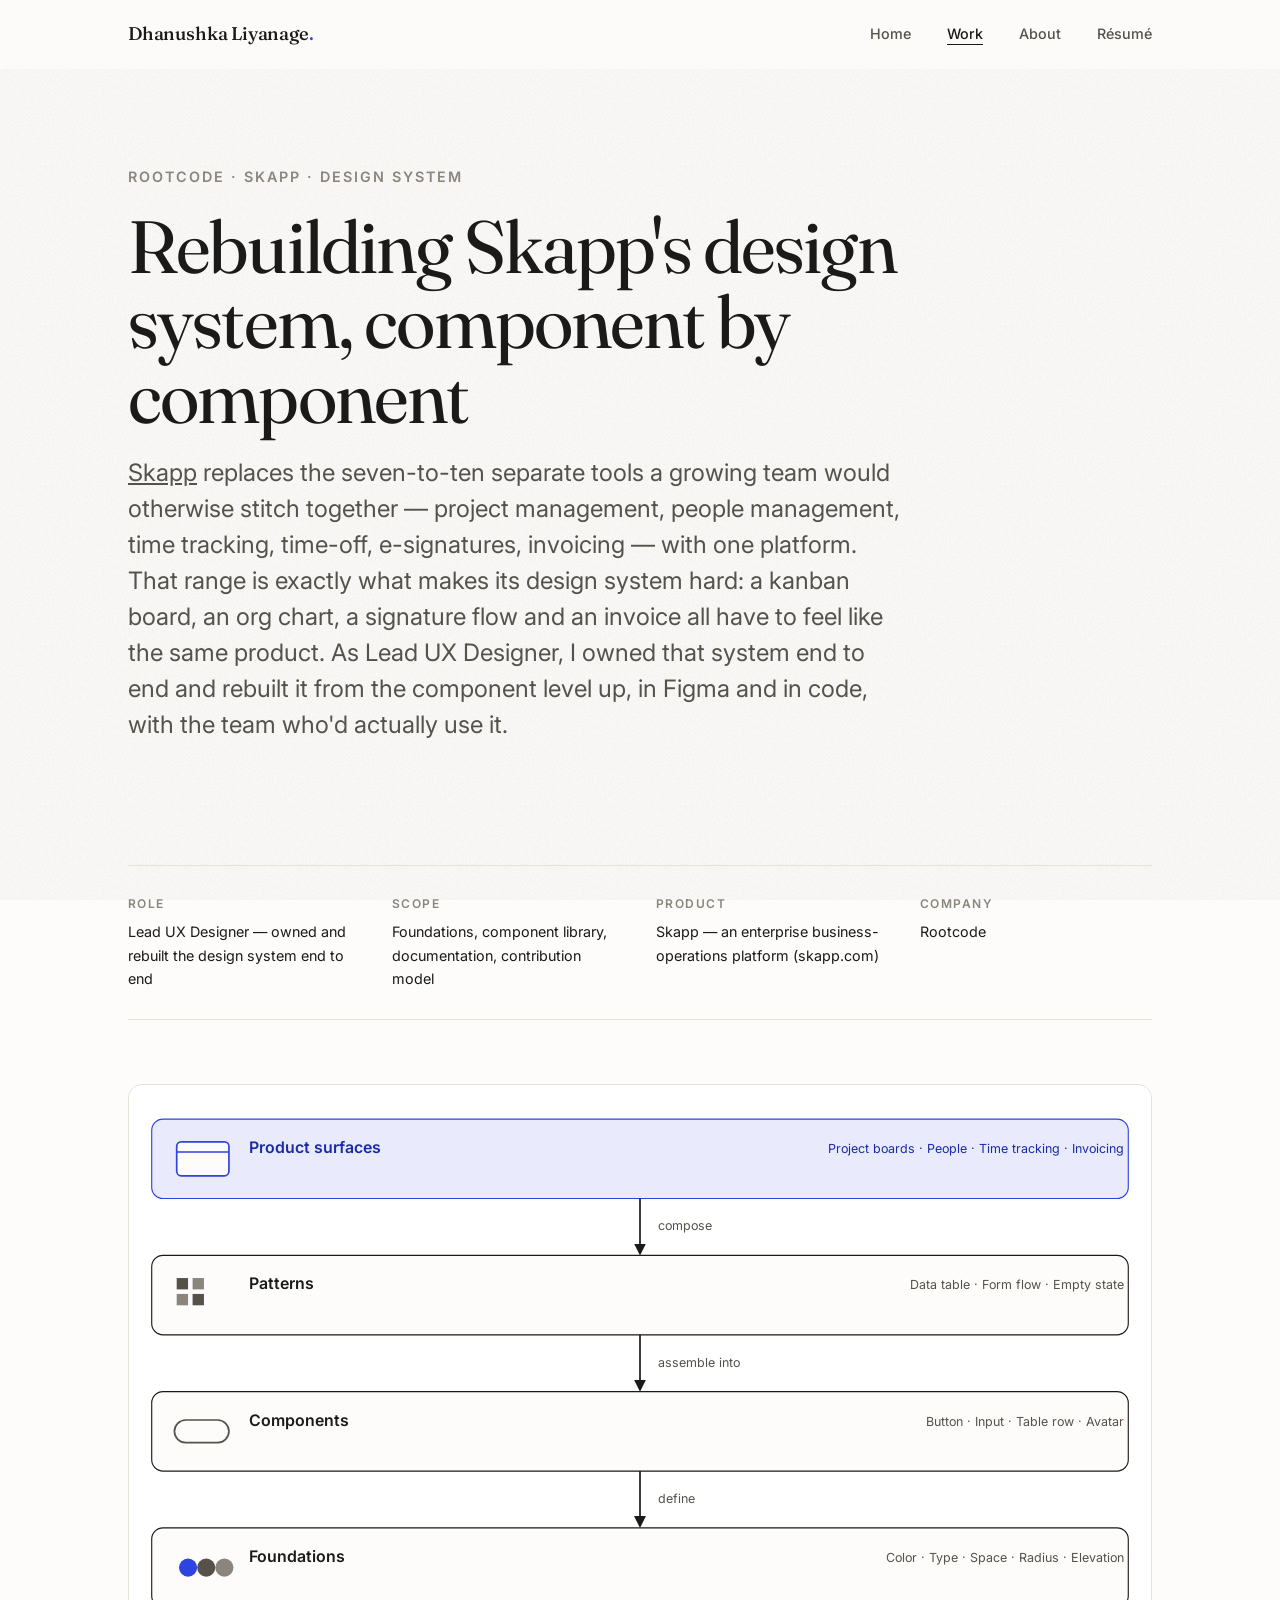
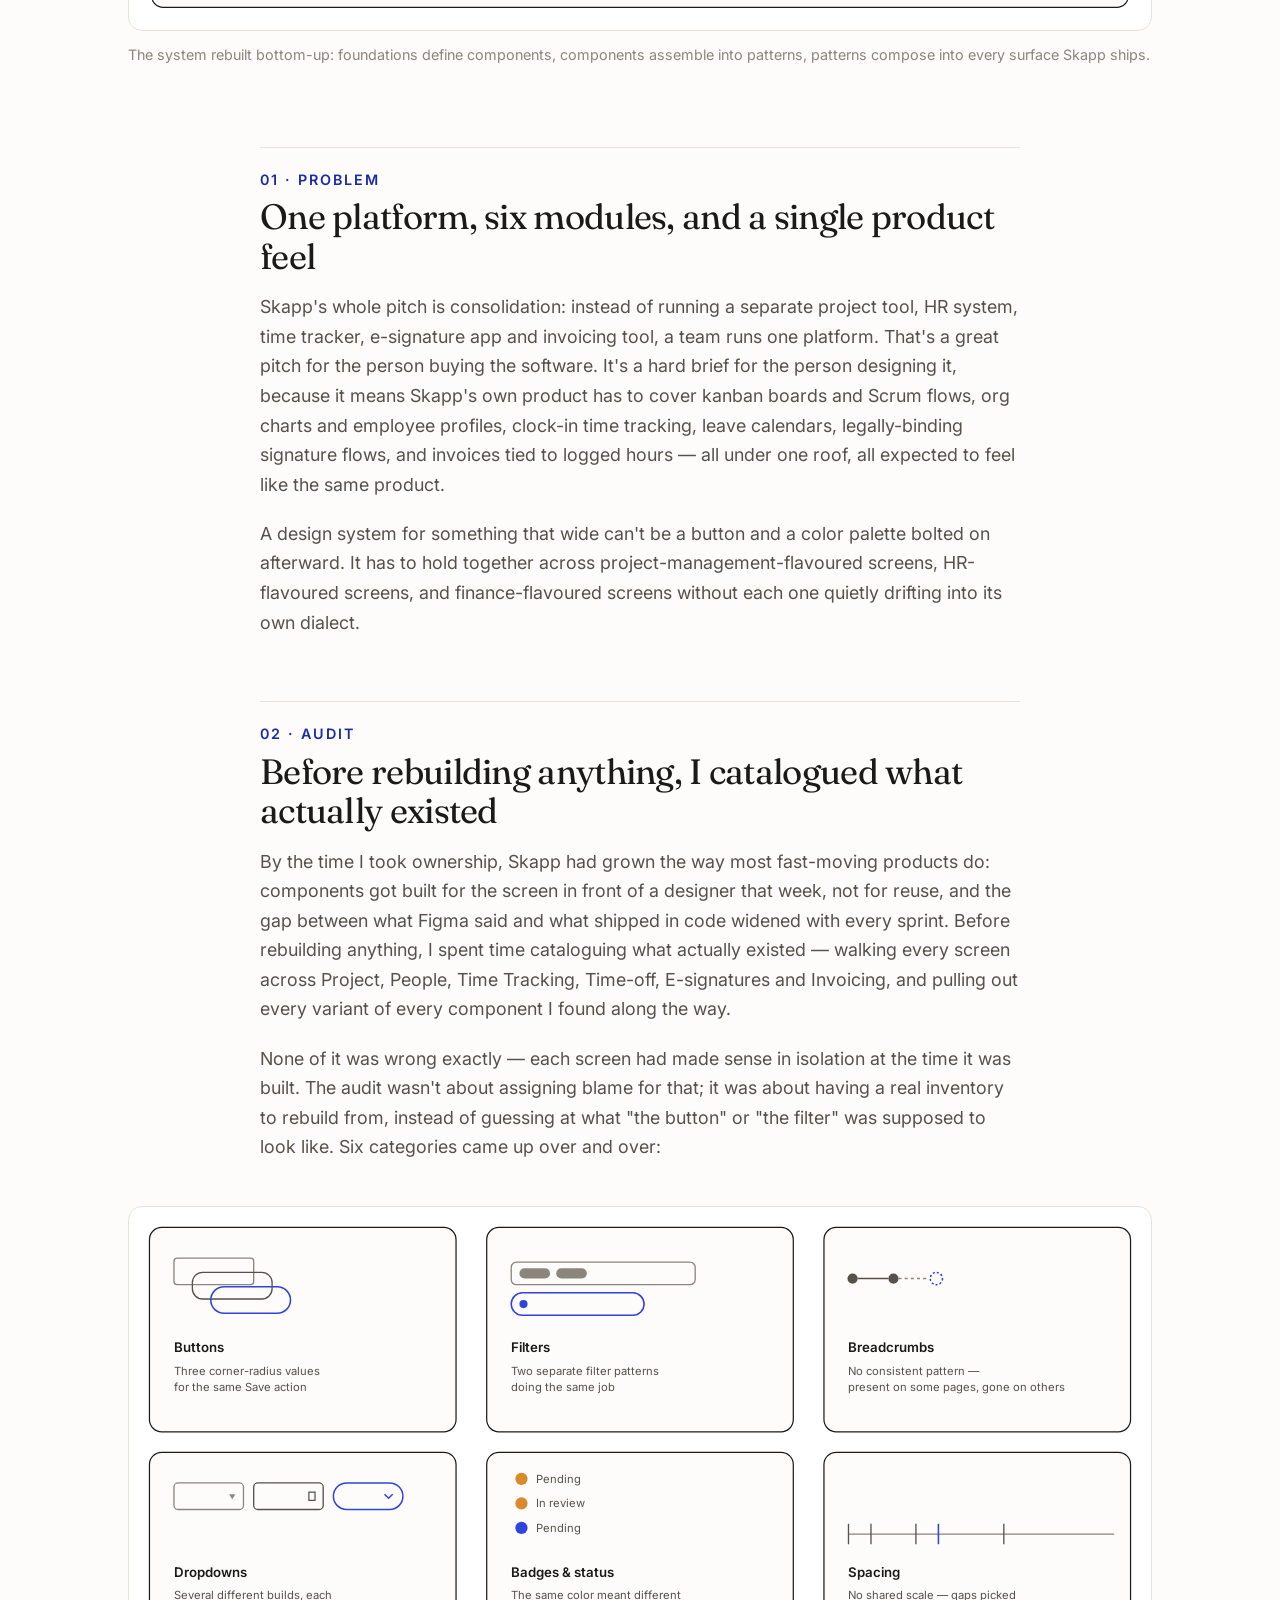
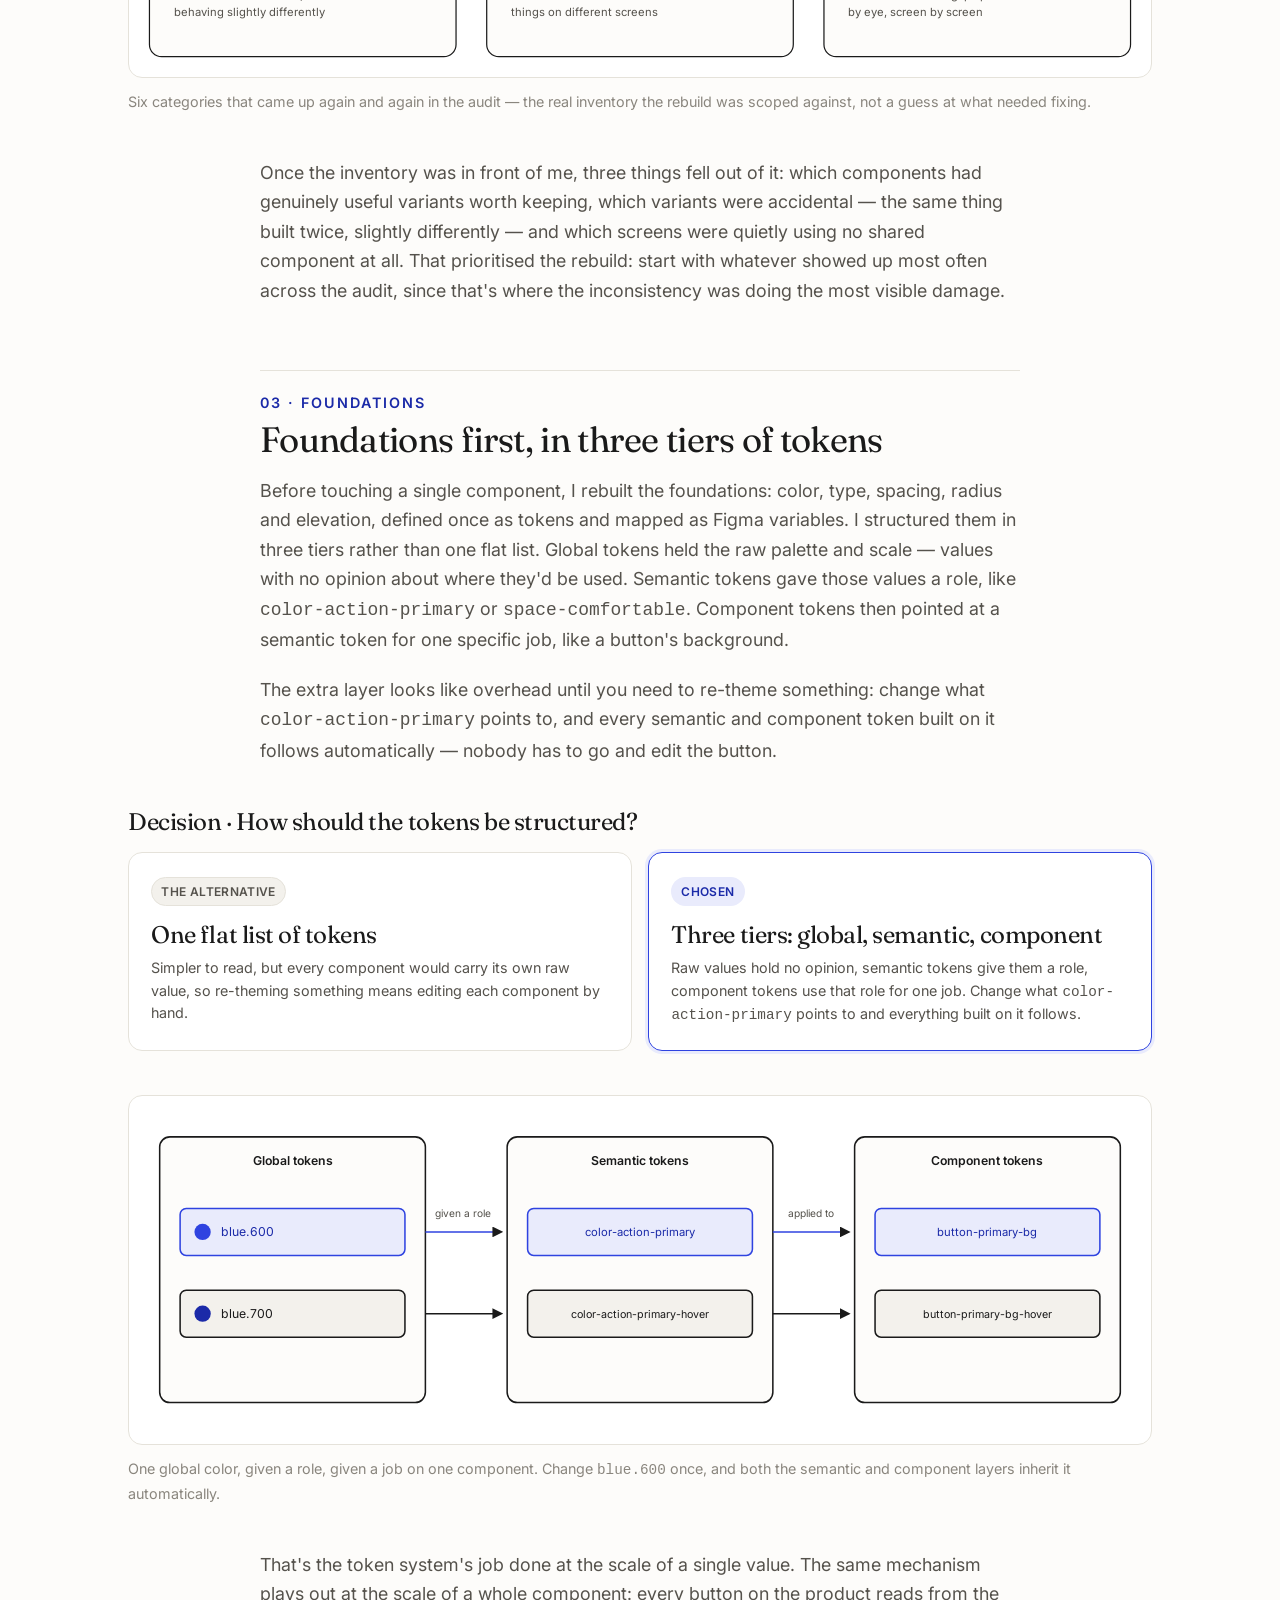
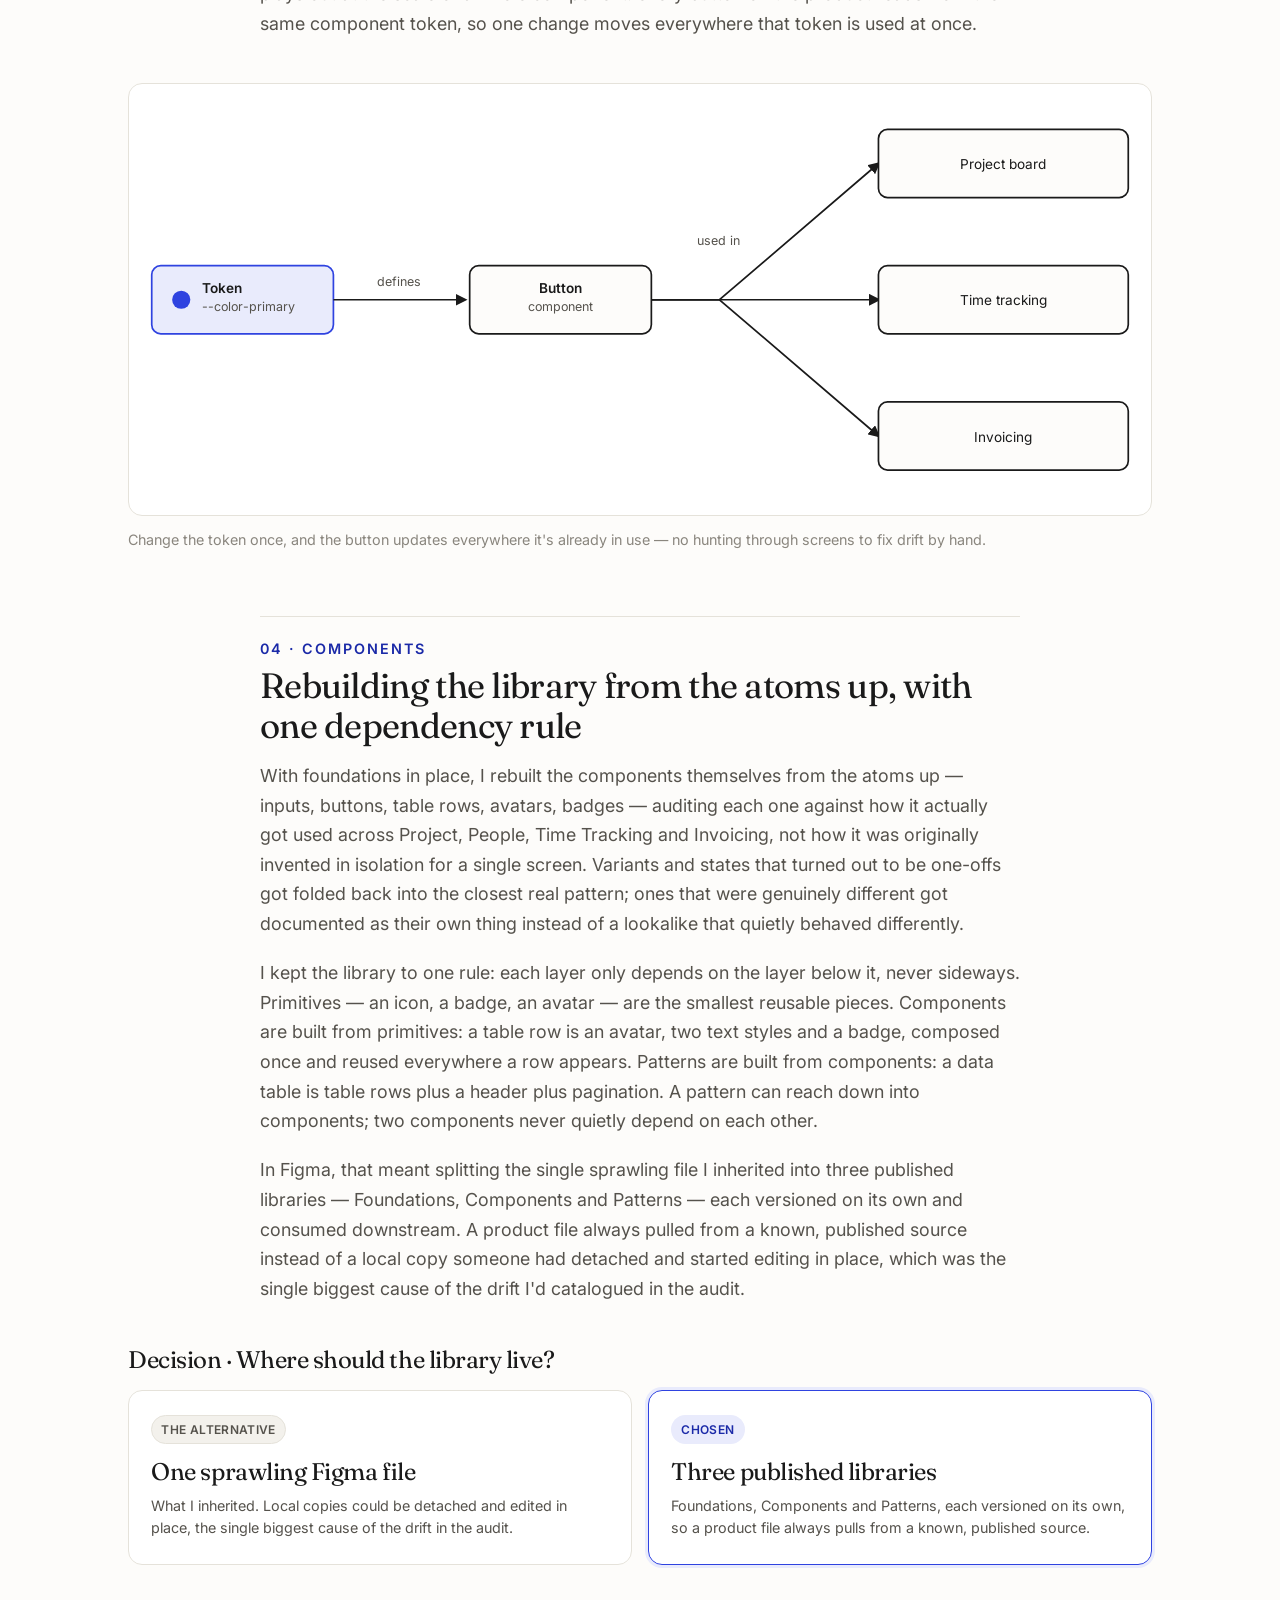
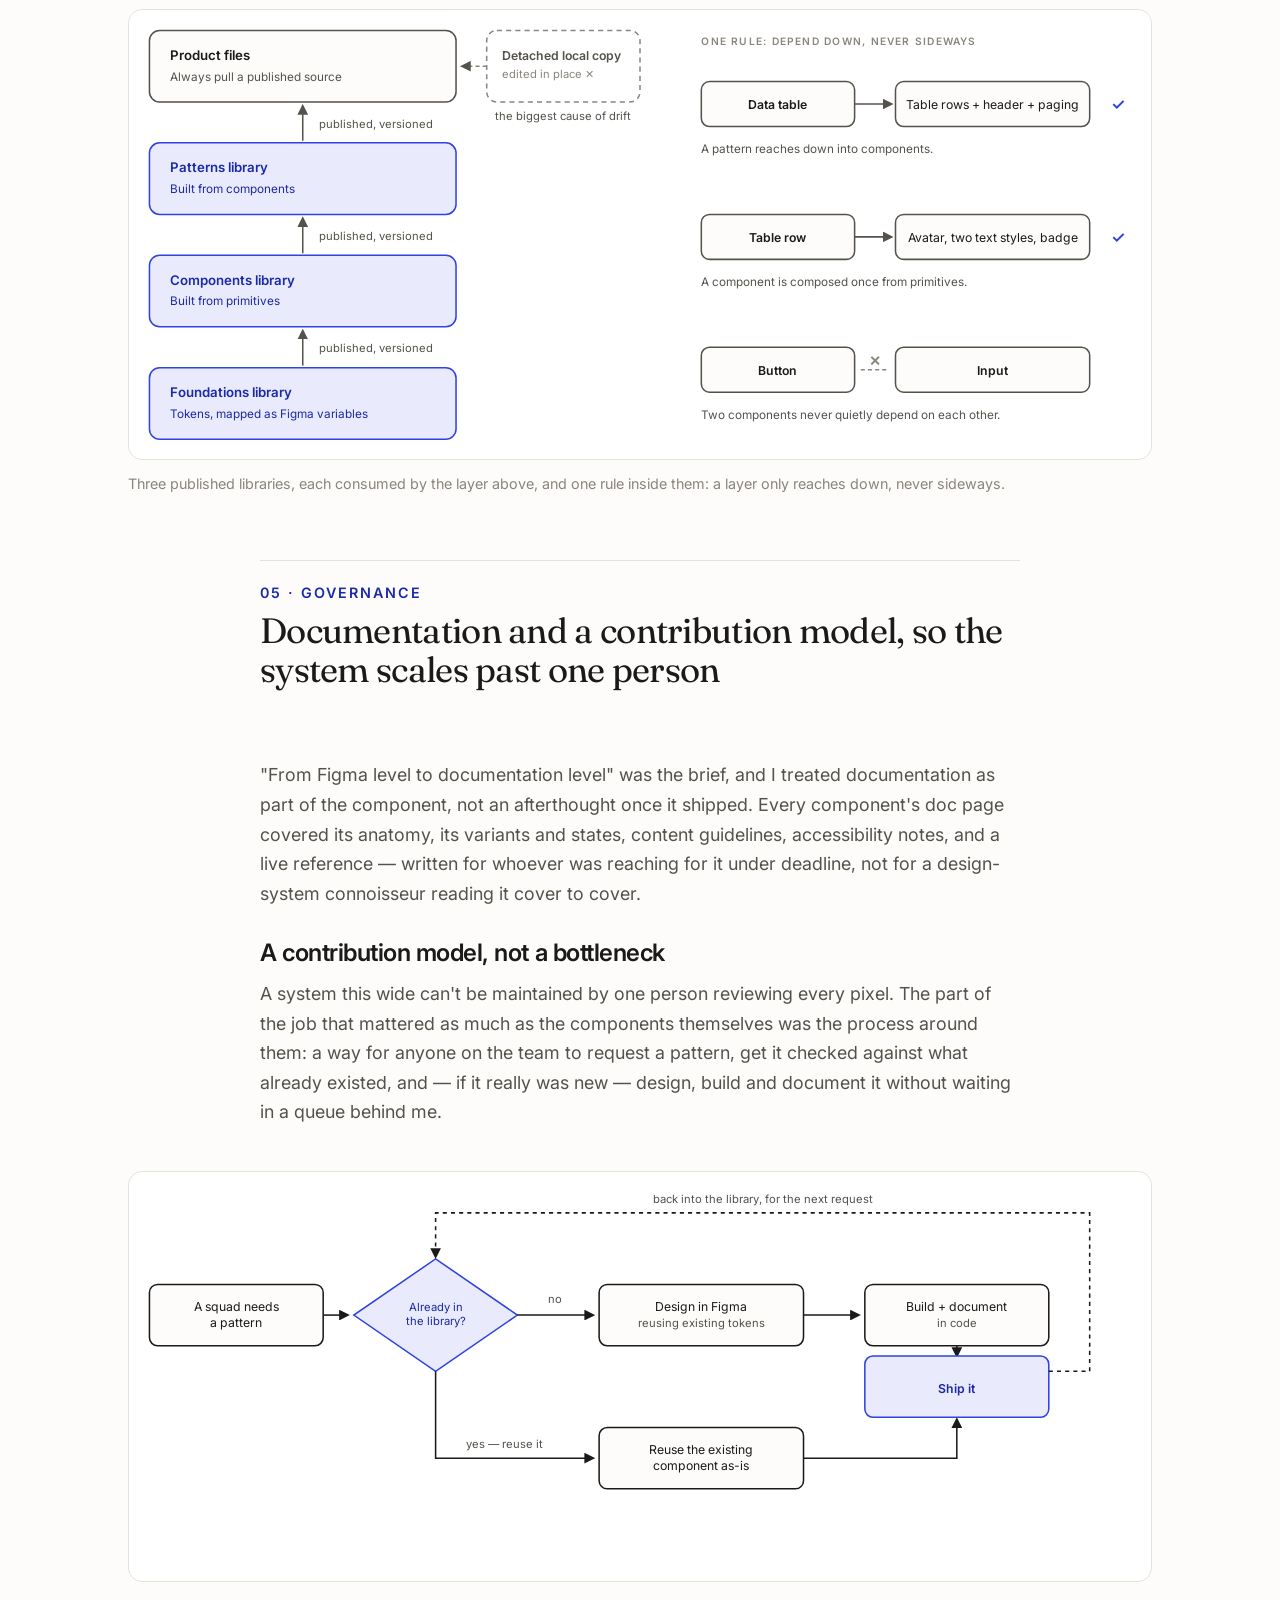
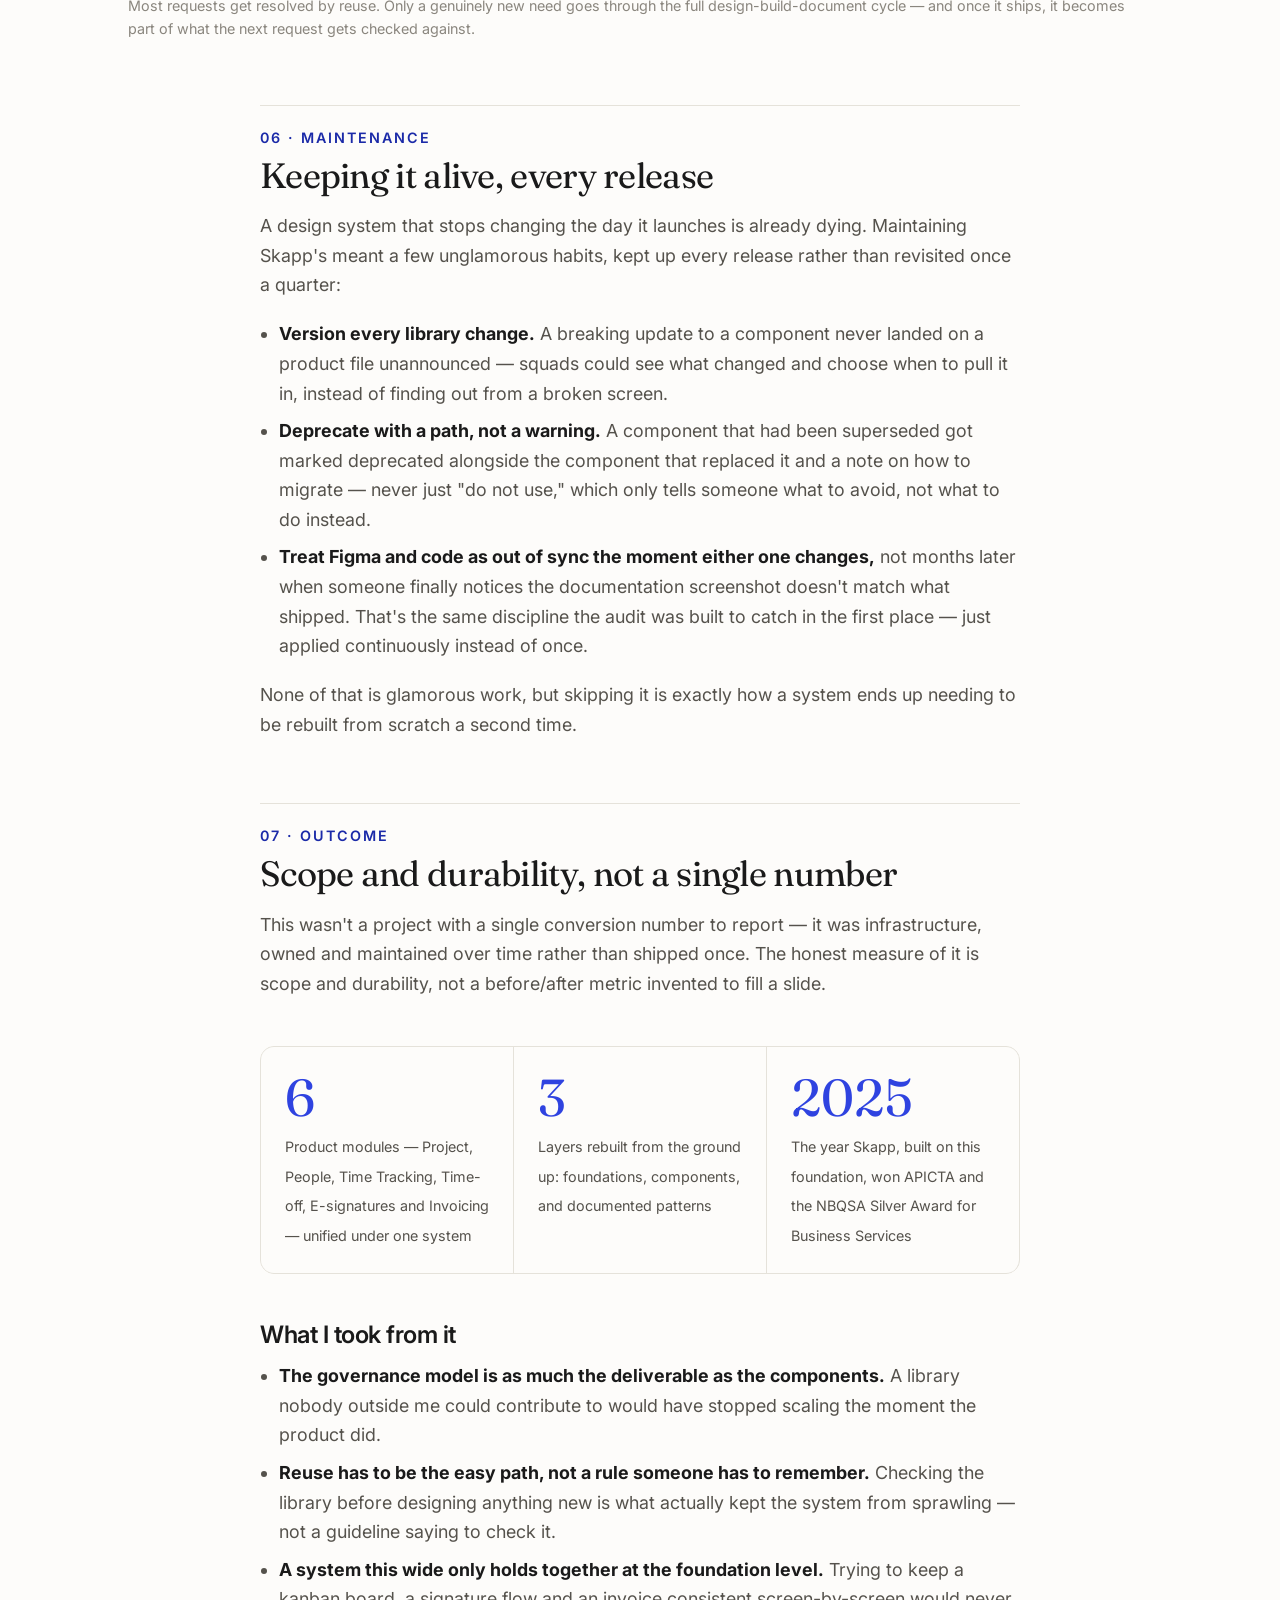
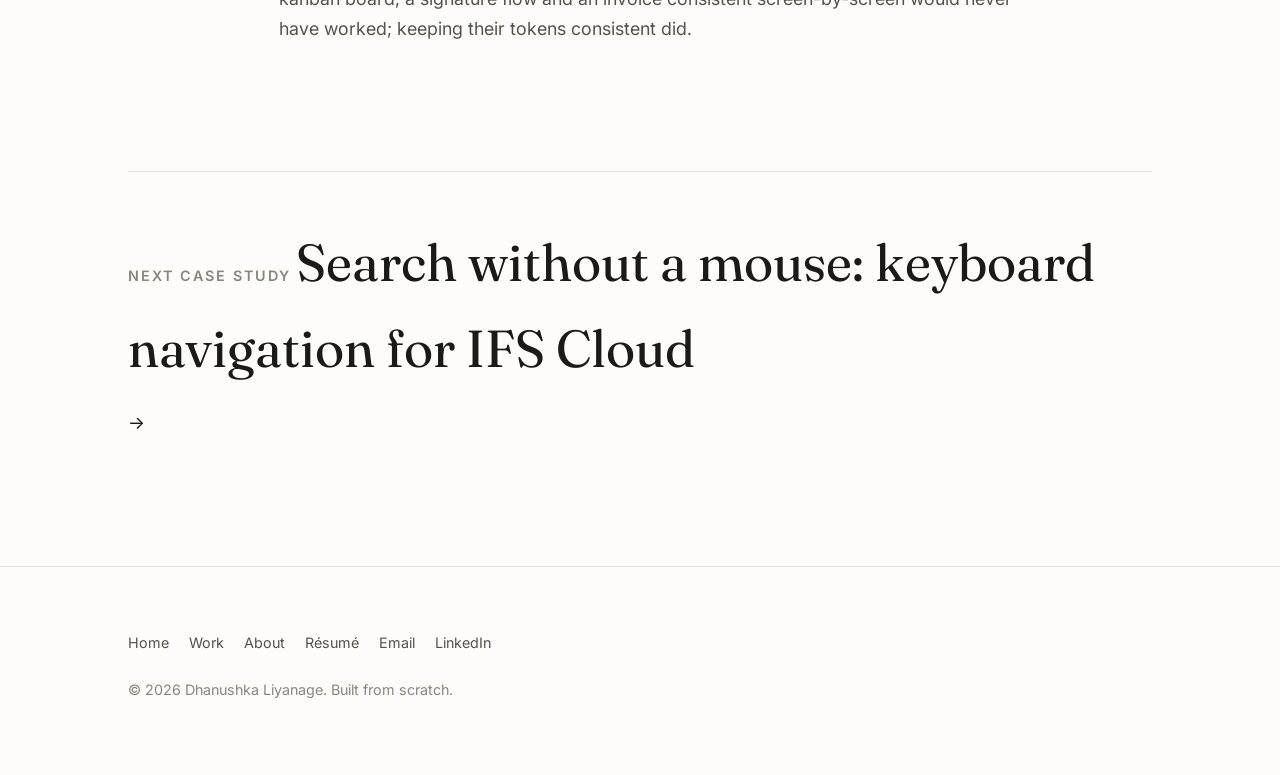
<file: case-studies/skapp-design-system.html>
<!DOCTYPE html>
<html lang="en">
<head>
  <meta charset="UTF-8" />
  <script>document.documentElement.className="js";</script>
  <meta name="viewport" content="width=device-width, initial-scale=1" />
  <title>Rebuilding Skapp's design system — Dhanushka Liyanage</title>
  <meta name="description" content="Case study: as Lead UX Designer at Rootcode, owning and rebuilding the design system for Skapp — an enterprise business-operations platform — from component-level foundations in Figma through to shipped documentation and a team contribution model." />

  <link rel="preconnect" href="https://fonts.googleapis.com" />
  <link rel="preconnect" href="https://fonts.gstatic.com" crossorigin />
  <link href="https://fonts.googleapis.com/css2?family=Fraunces:ital,opsz,wght@0,9..144,400;0,9..144,500;1,9..144,400&family=Inter:wght@400;500;600&display=swap" rel="stylesheet" />
  <link rel="stylesheet" href="../assets/css/style.css?v=33" />
  <link rel="icon" href="data:image/svg+xml,%3Csvg xmlns='http://www.w3.org/2000/svg' viewBox='0 0 100 100'%3E%3Crect width='100' height='100' rx='20' fill='%232F43E0'/%3E%3Ctext x='50' y='68' font-size='60' text-anchor='middle' fill='white' font-family='Georgia,serif'%3EY%3C/text%3E%3C/svg%3E" />
</head>
<body>
  <a class="skip-link" href="#main">Skip to content</a>

  <header class="site-header">
    <div class="container">
      <a class="brand" href="../index.html">Dhanushka&nbsp;Liyanage<span class="dot">.</span></a>
      <button class="nav-toggle" aria-expanded="false" aria-controls="nav">Menu</button>
      <nav class="nav" id="nav" aria-label="Primary">
        <a href="../index.html">Home</a>
        <a href="../work.html" aria-current="page">Work</a>
        <a href="../about.html">About</a>
        <a href="../assets/resume.pdf">Résumé</a>
      </nav>
    </div>
  </header>

  <main id="main">
    <article>
      <header class="cs-header">
        <div class="container">
          <p class="eyebrow reveal">Rootcode · Skapp · Design system</p>
          <h1 class="reveal">Rebuilding Skapp's design system, component by component</h1>
          <p class="dek reveal"><a href="https://www.skapp.com/">Skapp</a> replaces the seven-to-ten separate tools a growing team would otherwise stitch together — project management, people management, time tracking, time-off, e-signatures, invoicing — with one platform. That range is exactly what makes its design system hard: a kanban board, an org chart, a signature flow and an invoice all have to feel like the same product. As Lead UX Designer, I owned that system end to end and rebuilt it from the component level up, in Figma and in code, with the team who'd actually use it.</p>
        </div>
      </header>

      <div class="container">
        <nav class="cs-toc reveal" aria-label="On this page">
          <a href="#problem"><span>01</span>Problem</a>
          <a href="#audit"><span>02</span>Audit</a>
          <a href="#foundations"><span>03</span>Foundations</a>
          <a href="#components"><span>04</span>Components</a>
          <a href="#governance"><span>05</span>Governance</a>
          <a href="#maintenance"><span>06</span>Maintenance</a>
          <a href="#result"><span>07</span>Outcome</a>
        </nav>

        <dl class="cs-meta reveal">
          <div><dt>Role</dt><dd>Lead UX Designer — owned and rebuilt the design system end to end</dd></div>
          <div><dt>Scope</dt><dd>Foundations, component library, documentation, contribution model</dd></div>
          <div><dt>Product</dt><dd>Skapp — an enterprise business-operations platform (skapp.com)</dd></div>
          <div><dt>Company</dt><dd>Rootcode</dd></div>
        </dl>

        <figure class="cs-hero figure-wide reveal">
          <svg viewBox="0 0 900 480" role="img" aria-label="A four-layer stack: Foundations at the base defines Components, which assemble into Patterns, which compose into Product surfaces — Project boards, People, Time tracking and Invoicing — at the top." xmlns="http://www.w3.org/2000/svg" style="width:100%;height:auto;background:var(--bg-elevated);border:1px solid var(--border);border-radius:var(--radius);">
            <defs>
              <marker id="arrHero" viewBox="0 0 10 10" refX="8" refY="5" markerWidth="7" markerHeight="7" orient="auto-start-reverse">
                <path d="M0,0 L10,5 L0,10 z" fill="currentColor" />
              </marker>
            </defs>
            <g font-family="Inter, sans-serif">
              <rect x="20" y="30" width="860" height="70" rx="10" fill="var(--accent-soft)" stroke="var(--accent)" />
              <rect x="42" y="50" width="46" height="30" rx="4" fill="var(--bg)" stroke="var(--accent)" stroke-width="1.5" />
              <line x1="42" y1="59" x2="88" y2="59" stroke="var(--accent)" stroke-width="1.5" />
              <text x="106" y="60" font-size="14" font-weight="600" fill="var(--accent-text)">Product surfaces</text>
              <text x="876" y="60" font-size="11" fill="var(--accent-text)" text-anchor="end">Project boards · People · Time tracking · Invoicing</text>

              <line x1="450" y1="100" x2="450" y2="148" stroke="currentColor" stroke-width="1.5" marker-end="url(#arrHero)" />
              <text x="466" y="128" font-size="11" fill="var(--text-soft)">compose</text>

              <rect x="20" y="150" width="860" height="70" rx="10" fill="var(--bg)" stroke="currentColor" />
              <rect x="42" y="170" width="10" height="10" fill="var(--text-soft)" />
              <rect x="56" y="170" width="10" height="10" fill="var(--text-faint)" />
              <rect x="42" y="184" width="10" height="10" fill="var(--text-faint)" />
              <rect x="56" y="184" width="10" height="10" fill="var(--text-soft)" />
              <text x="106" y="180" font-size="14" font-weight="600" fill="var(--text)">Patterns</text>
              <text x="876" y="180" font-size="11" fill="var(--text-soft)" text-anchor="end">Data table · Form flow · Empty state</text>

              <line x1="450" y1="220" x2="450" y2="268" stroke="currentColor" stroke-width="1.5" marker-end="url(#arrHero)" />
              <text x="466" y="248" font-size="11" fill="var(--text-soft)">assemble into</text>

              <rect x="20" y="270" width="860" height="70" rx="10" fill="var(--bg)" stroke="currentColor" />
              <rect x="40" y="295" width="48" height="20" rx="10" fill="none" stroke="var(--text-soft)" stroke-width="1.5" />
              <text x="106" y="300" font-size="14" font-weight="600" fill="var(--text)">Components</text>
              <text x="876" y="300" font-size="11" fill="var(--text-soft)" text-anchor="end">Button · Input · Table row · Avatar</text>

              <line x1="450" y1="340" x2="450" y2="388" stroke="currentColor" stroke-width="1.5" marker-end="url(#arrHero)" />
              <text x="466" y="368" font-size="11" fill="var(--text-soft)">define</text>

              <rect x="20" y="390" width="860" height="70" rx="10" fill="var(--bg)" stroke="currentColor" />
              <circle cx="52" cy="425" r="8" fill="var(--accent)" />
              <circle cx="68" cy="425" r="8" fill="var(--text-soft)" />
              <circle cx="84" cy="425" r="8" fill="var(--text-faint)" />
              <text x="106" y="420" font-size="14" font-weight="600" fill="var(--text)">Foundations</text>
              <text x="876" y="420" font-size="11" fill="var(--text-soft)" text-anchor="end">Color · Type · Space · Radius · Elevation</text>
            </g>
          </svg>
          <figcaption>The system rebuilt bottom-up: foundations define components, components assemble into patterns, patterns compose into every surface Skapp ships.</figcaption>
        </figure>
      </div>

      <div class="container">
        <div class="prose">

          <h2 class="reveal" id="problem"><span class="cs-step">01 · Problem</span>One platform, six modules, and a single product feel</h2>
          <p class="reveal">Skapp's whole pitch is consolidation: instead of running a separate project tool, HR system, time tracker, e-signature app and invoicing tool, a team runs one platform. That's a great pitch for the person buying the software. It's a hard brief for the person designing it, because it means Skapp's own product has to cover kanban boards and Scrum flows, org charts and employee profiles, clock-in time tracking, leave calendars, legally-binding signature flows, and invoices tied to logged hours — all under one roof, all expected to feel like the same product.</p>
          <p class="reveal">A design system for something that wide can't be a button and a color palette bolted on afterward. It has to hold together across project-management-flavoured screens, HR-flavoured screens, and finance-flavoured screens without each one quietly drifting into its own dialect.</p>

          <h2 class="reveal" id="audit"><span class="cs-step">02 · Audit</span>Before rebuilding anything, I catalogued what actually existed</h2>
          <p class="reveal">By the time I took ownership, Skapp had grown the way most fast-moving products do: components got built for the screen in front of a designer that week, not for reuse, and the gap between what Figma said and what shipped in code widened with every sprint. Before rebuilding anything, I spent time cataloguing what actually existed — walking every screen across Project, People, Time Tracking, Time-off, E-signatures and Invoicing, and pulling out every variant of every component I found along the way.</p>
          <p class="reveal">None of it was wrong exactly — each screen had made sense in isolation at the time it was built. The audit wasn't about assigning blame for that; it was about having a real inventory to rebuild from, instead of guessing at what "the button" or "the filter" was supposed to look like. Six categories came up over and over:</p>
        </div>

        <div class="wide reveal">
          <figure class="shot">
            <svg viewBox="0 0 1000 460" role="img" aria-label="Six categories of inconsistency found in the audit: buttons with three different corner-radius values, two separate filter patterns doing the same job, no consistent breadcrumb pattern, several different dropdown implementations, status badges whose color meant different things on different screens, and spacing values picked by eye rather than a shared scale." xmlns="http://www.w3.org/2000/svg" style="width:100%;height:auto;background:var(--bg-elevated);border:1px solid var(--border);border-radius:var(--radius);">
              <g font-family="Inter, sans-serif">

                <!-- Card 1: Buttons -->
                <rect x="20" y="20" width="300" height="200" rx="12" fill="var(--bg)" stroke="currentColor" stroke-width="1.2" />
                <rect x="44" y="50" width="78" height="26" rx="3" fill="none" stroke="var(--text-faint)" stroke-width="1.3" />
                <rect x="62" y="64" width="78" height="26" rx="10" fill="none" stroke="var(--text-soft)" stroke-width="1.3" />
                <rect x="80" y="78" width="78" height="26" rx="13" fill="none" stroke="var(--accent)" stroke-width="1.5" />
                <text x="44" y="142" font-size="13" font-weight="600" fill="var(--text)">Buttons</text>
                <text x="44" y="164" font-size="11" fill="var(--text-soft)">Three corner-radius values</text>
                <text x="44" y="180" font-size="11" fill="var(--text-soft)">for the same Save action</text>

                <!-- Card 2: Filters -->
                <rect x="350" y="20" width="300" height="200" rx="12" fill="var(--bg)" stroke="currentColor" stroke-width="1.2" />
                <rect x="374" y="54" width="180" height="22" rx="5" fill="none" stroke="var(--text-faint)" stroke-width="1.3" />
                <rect x="382" y="60" width="30" height="10" rx="5" fill="var(--text-faint)" />
                <rect x="418" y="60" width="30" height="10" rx="5" fill="var(--text-faint)" />
                <rect x="374" y="84" width="130" height="22" rx="11" fill="none" stroke="var(--accent)" stroke-width="1.5" />
                <circle cx="386" cy="95" r="4" fill="var(--accent)" />
                <text x="374" y="142" font-size="13" font-weight="600" fill="var(--text)">Filters</text>
                <text x="374" y="164" font-size="11" fill="var(--text-soft)">Two separate filter patterns</text>
                <text x="374" y="180" font-size="11" fill="var(--text-soft)">doing the same job</text>

                <!-- Card 3: Breadcrumbs -->
                <rect x="680" y="20" width="300" height="200" rx="12" fill="var(--bg)" stroke="currentColor" stroke-width="1.2" />
                <circle cx="708" cy="70" r="5" fill="var(--text-soft)" />
                <line x1="713" y1="70" x2="743" y2="70" stroke="var(--text-soft)" stroke-width="1.3" />
                <circle cx="748" cy="70" r="5" fill="var(--text-soft)" />
                <line x1="753" y1="70" x2="783" y2="70" stroke="var(--text-faint)" stroke-width="1.3" stroke-dasharray="3 3" />
                <circle cx="790" cy="70" r="6" fill="none" stroke="var(--accent)" stroke-width="1.5" stroke-dasharray="2 2" />
                <text x="704" y="142" font-size="13" font-weight="600" fill="var(--text)">Breadcrumbs</text>
                <text x="704" y="164" font-size="11" fill="var(--text-soft)">No consistent pattern —</text>
                <text x="704" y="180" font-size="11" fill="var(--text-soft)">present on some pages, gone on others</text>

                <!-- Card 4: Dropdowns -->
                <rect x="20" y="240" width="300" height="200" rx="12" fill="var(--bg)" stroke="currentColor" stroke-width="1.2" />
                <rect x="44" y="270" width="68" height="26" rx="4" fill="none" stroke="var(--text-faint)" stroke-width="1.3" />
                <polygon points="98,281 104,281 101,286" fill="var(--text-faint)" />
                <rect x="122" y="270" width="68" height="26" rx="4" fill="none" stroke="var(--text-soft)" stroke-width="1.3" />
                <polygon points="176,279 182,279 182,287 176,287" fill="none" stroke="var(--text-soft)" stroke-width="1.2" />
                <rect x="200" y="270" width="68" height="26" rx="13" fill="none" stroke="var(--accent)" stroke-width="1.5" />
                <path d="M250,281 l4,4 l4,-4" fill="none" stroke="var(--accent)" stroke-width="1.5" />
                <text x="44" y="362" font-size="13" font-weight="600" fill="var(--text)">Dropdowns</text>
                <text x="44" y="384" font-size="11" fill="var(--text-soft)">Several different builds, each</text>
                <text x="44" y="400" font-size="11" fill="var(--text-soft)">behaving slightly differently</text>

                <!-- Card 5: Badges & status -->
                <rect x="350" y="240" width="300" height="200" rx="12" fill="var(--bg)" stroke="currentColor" stroke-width="1.2" />
                <circle cx="384" cy="266" r="6" fill="#D98A2B" />
                <text x="398" y="270" font-size="11" fill="var(--text-soft)">Pending</text>
                <circle cx="384" cy="290" r="6" fill="#D98A2B" />
                <text x="398" y="294" font-size="11" fill="var(--text-soft)">In review</text>
                <circle cx="384" cy="314" r="6" fill="var(--accent)" />
                <text x="398" y="318" font-size="11" fill="var(--text-soft)">Pending</text>
                <text x="374" y="362" font-size="13" font-weight="600" fill="var(--text)">Badges &amp; status</text>
                <text x="374" y="384" font-size="11" fill="var(--text-soft)">The same color meant different</text>
                <text x="374" y="400" font-size="11" fill="var(--text-soft)">things on different screens</text>

                <!-- Card 6: Spacing -->
                <rect x="680" y="240" width="300" height="200" rx="12" fill="var(--bg)" stroke="currentColor" stroke-width="1.2" />
                <line x1="704" y1="320" x2="964" y2="320" stroke="var(--text-faint)" stroke-width="1.2" />
                <line x1="704" y1="310" x2="704" y2="330" stroke="var(--text-soft)" stroke-width="1.3" />
                <line x1="726" y1="310" x2="726" y2="330" stroke="var(--text-soft)" stroke-width="1.3" />
                <line x1="770" y1="310" x2="770" y2="330" stroke="var(--text-soft)" stroke-width="1.3" />
                <line x1="792" y1="310" x2="792" y2="330" stroke="var(--accent)" stroke-width="1.5" />
                <line x1="856" y1="310" x2="856" y2="330" stroke="var(--text-soft)" stroke-width="1.3" />
                <text x="704" y="362" font-size="13" font-weight="600" fill="var(--text)">Spacing</text>
                <text x="704" y="384" font-size="11" fill="var(--text-soft)">No shared scale — gaps picked</text>
                <text x="704" y="400" font-size="11" fill="var(--text-soft)">by eye, screen by screen</text>
              </g>
            </svg>
            <figcaption>Six categories that came up again and again in the audit — the real inventory the rebuild was scoped against, not a guess at what needed fixing.</figcaption>
          </figure>
        </div>

        <div class="prose">
          <p class="reveal">Once the inventory was in front of me, three things fell out of it: which components had genuinely useful variants worth keeping, which variants were accidental — the same thing built twice, slightly differently — and which screens were quietly using no shared component at all. That prioritised the rebuild: start with whatever showed up most often across the audit, since that's where the inconsistency was doing the most visible damage.</p>

          <h2 class="reveal" id="foundations"><span class="cs-step">03 · Foundations</span>Foundations first, in three tiers of tokens</h2>
          <p class="reveal">Before touching a single component, I rebuilt the foundations: color, type, spacing, radius and elevation, defined once as tokens and mapped as Figma variables. I structured them in three tiers rather than one flat list. Global tokens held the raw palette and scale — values with no opinion about where they'd be used. Semantic tokens gave those values a role, like <code>color-action-primary</code> or <code>space-comfortable</code>. Component tokens then pointed at a semantic token for one specific job, like a button's background.</p>
          <p class="reveal">The extra layer looks like overhead until you need to re-theme something: change what <code>color-action-primary</code> points to, and every semantic and component token built on it follows automatically — nobody has to go and edit the button.</p>
        </div>

        <div class="wide reveal">
          <h3>Decision · How should the tokens be structured?</h3>
          <div class="options">
            <div class="option">
              <span class="tag">The alternative</span>
              <h4>One flat list of tokens</h4>
              <p>Simpler to read, but every component would carry its own raw value, so re-theming something means editing each component by hand.</p>
            </div>
            <div class="option is-chosen">
              <span class="tag is-accent">Chosen</span>
              <h4>Three tiers: global, semantic, component</h4>
              <p>Raw values hold no opinion, semantic tokens give them a role, component tokens use that role for one job. Change what <code>color-action-primary</code> points to and everything built on it follows.</p>
            </div>
          </div>
        </div>

        <div class="wide reveal">
          <figure class="shot">
            <svg viewBox="0 0 1000 340" role="img" aria-label="Three tiers of design tokens: a global token blue.600 is given a role as the semantic token color-action-primary, which is then applied to the component token button-primary-bg. Global tokens blue.700 and semantic color-action-primary-hover follow the same path to button-primary-bg-hover." xmlns="http://www.w3.org/2000/svg" style="width:100%;height:auto;background:var(--bg-elevated);border:1px solid var(--border);border-radius:var(--radius);">
              <defs>
                <marker id="arrT" viewBox="0 0 10 10" refX="8" refY="5" markerWidth="7" markerHeight="7" orient="auto-start-reverse">
                  <path d="M0,0 L10,5 L0,10 z" fill="currentColor" />
                </marker>
              </defs>
              <g font-family="Inter, sans-serif">
                <rect x="30" y="40" width="260" height="260" rx="10" fill="var(--bg)" stroke="currentColor" stroke-width="1.5" />
                <text x="160" y="68" font-size="12" font-weight="600" fill="var(--text)" text-anchor="middle">Global tokens</text>

                <rect x="50" y="110" width="220" height="46" rx="6" fill="var(--accent-soft)" stroke="var(--accent)" stroke-width="1.5" />
                <circle cx="72" cy="133" r="8" fill="#2F43E0" />
                <text x="90" y="137" font-size="12" fill="var(--accent-text)">blue.600</text>

                <rect x="50" y="190" width="220" height="46" rx="6" fill="var(--bg-sunken)" stroke="currentColor" stroke-width="1.5" />
                <circle cx="72" cy="213" r="8" fill="#1B2AA8" />
                <text x="90" y="217" font-size="12" fill="var(--text)">blue.700</text>

                <line x1="290" y1="133" x2="364" y2="133" stroke="var(--accent)" stroke-width="1.5" marker-end="url(#arrT)" />
                <line x1="290" y1="213" x2="364" y2="213" stroke="currentColor" stroke-width="1.5" marker-end="url(#arrT)" />
                <text x="327" y="118" font-size="10" fill="var(--text-soft)" text-anchor="middle">given a role</text>

                <rect x="370" y="40" width="260" height="260" rx="10" fill="var(--bg)" stroke="currentColor" stroke-width="1.5" />
                <text x="500" y="68" font-size="12" font-weight="600" fill="var(--text)" text-anchor="middle">Semantic tokens</text>

                <rect x="390" y="110" width="220" height="46" rx="6" fill="var(--accent-soft)" stroke="var(--accent)" stroke-width="1.5" />
                <text x="500" y="137" font-size="11" fill="var(--accent-text)" text-anchor="middle">color-action-primary</text>

                <rect x="390" y="190" width="220" height="46" rx="6" fill="var(--bg-sunken)" stroke="currentColor" stroke-width="1.5" />
                <text x="500" y="217" font-size="10.5" fill="var(--text)" text-anchor="middle">color-action-primary-hover</text>

                <line x1="630" y1="133" x2="704" y2="133" stroke="var(--accent)" stroke-width="1.5" marker-end="url(#arrT)" />
                <line x1="630" y1="213" x2="704" y2="213" stroke="currentColor" stroke-width="1.5" marker-end="url(#arrT)" />
                <text x="667" y="118" font-size="10" fill="var(--text-soft)" text-anchor="middle">applied to</text>

                <rect x="710" y="40" width="260" height="260" rx="10" fill="var(--bg)" stroke="currentColor" stroke-width="1.5" />
                <text x="840" y="68" font-size="12" font-weight="600" fill="var(--text)" text-anchor="middle">Component tokens</text>

                <rect x="730" y="110" width="220" height="46" rx="6" fill="var(--accent-soft)" stroke="var(--accent)" stroke-width="1.5" />
                <text x="840" y="137" font-size="11" fill="var(--accent-text)" text-anchor="middle">button-primary-bg</text>

                <rect x="730" y="190" width="220" height="46" rx="6" fill="var(--bg-sunken)" stroke="currentColor" stroke-width="1.5" />
                <text x="840" y="217" font-size="10.5" fill="var(--text)" text-anchor="middle">button-primary-bg-hover</text>
              </g>
            </svg>
            <figcaption>One global color, given a role, given a job on one component. Change <code>blue.600</code> once, and both the semantic and component layers inherit it automatically.</figcaption>
          </figure>
        </div>

        <div class="prose">
          <p class="reveal">That's the token system's job done at the scale of a single value. The same mechanism plays out at the scale of a whole component: every button on the product reads from the same component token, so one change moves everywhere that token is used at once.</p>
        </div>

        <div class="wide reveal">
          <figure class="shot">
            <svg viewBox="0 0 900 380" role="img" aria-label="A color token defines a Button component. That same Button is reused as-is across the Project board, Time tracking and Invoicing surfaces, so a single token change updates every one of them at once." xmlns="http://www.w3.org/2000/svg" style="width:100%;height:auto;background:var(--bg-elevated);border:1px solid var(--border);border-radius:var(--radius);">
              <defs>
                <marker id="arr1" viewBox="0 0 10 10" refX="8" refY="5" markerWidth="7" markerHeight="7" orient="auto-start-reverse">
                  <path d="M0,0 L10,5 L0,10 z" fill="currentColor" />
                </marker>
              </defs>
              <g font-family="Inter, sans-serif">
                <rect x="20" y="160" width="160" height="60" rx="8" fill="var(--accent-soft)" stroke="var(--accent)" stroke-width="1.5" />
                <circle cx="46" cy="190" r="8" fill="var(--accent)" />
                <text x="64" y="184" font-size="12" font-weight="600" fill="var(--text)">Token</text>
                <text x="64" y="200" font-size="11" fill="var(--text-soft)">--color-primary</text>

                <line x1="180" y1="190" x2="296" y2="190" stroke="currentColor" stroke-width="1.5" marker-end="url(#arr1)" />
                <text x="238" y="178" font-size="11" fill="var(--text-soft)" text-anchor="middle">defines</text>

                <rect x="300" y="160" width="160" height="60" rx="8" fill="var(--bg)" stroke="currentColor" stroke-width="1.5" />
                <text x="380" y="184" font-size="12" font-weight="600" fill="var(--text)" text-anchor="middle">Button</text>
                <text x="380" y="200" font-size="11" fill="var(--text-soft)" text-anchor="middle">component</text>

                <polyline points="460,190 520,190 660,70" fill="none" stroke="currentColor" stroke-width="1.5" marker-end="url(#arr1)" />
                <polyline points="460,190 660,190" fill="none" stroke="currentColor" stroke-width="1.5" marker-end="url(#arr1)" />
                <polyline points="460,190 520,190 660,310" fill="none" stroke="currentColor" stroke-width="1.5" marker-end="url(#arr1)" />
                <text x="500" y="142" font-size="11" fill="var(--text-soft)">used in</text>

                <rect x="660" y="40" width="220" height="60" rx="8" fill="var(--bg)" stroke="currentColor" stroke-width="1.5" />
                <text x="770" y="75" font-size="12" fill="var(--text)" text-anchor="middle">Project board</text>

                <rect x="660" y="160" width="220" height="60" rx="8" fill="var(--bg)" stroke="currentColor" stroke-width="1.5" />
                <text x="770" y="195" font-size="12" fill="var(--text)" text-anchor="middle">Time tracking</text>

                <rect x="660" y="280" width="220" height="60" rx="8" fill="var(--bg)" stroke="currentColor" stroke-width="1.5" />
                <text x="770" y="315" font-size="12" fill="var(--text)" text-anchor="middle">Invoicing</text>
              </g>
            </svg>
            <figcaption>Change the token once, and the button updates everywhere it's already in use — no hunting through screens to fix drift by hand.</figcaption>
          </figure>
        </div>

        <div class="prose">
          <h2 class="reveal" id="components"><span class="cs-step">04 · Components</span>Rebuilding the library from the atoms up, with one dependency rule</h2>
          <p class="reveal">With foundations in place, I rebuilt the components themselves from the atoms up — inputs, buttons, table rows, avatars, badges — auditing each one against how it actually got used across Project, People, Time Tracking and Invoicing, not how it was originally invented in isolation for a single screen. Variants and states that turned out to be one-offs got folded back into the closest real pattern; ones that were genuinely different got documented as their own thing instead of a lookalike that quietly behaved differently.</p>
          <p class="reveal">I kept the library to one rule: each layer only depends on the layer below it, never sideways. Primitives — an icon, a badge, an avatar — are the smallest reusable pieces. Components are built from primitives: a table row is an avatar, two text styles and a badge, composed once and reused everywhere a row appears. Patterns are built from components: a data table is table rows plus a header plus pagination. A pattern can reach down into components; two components never quietly depend on each other.</p>
          <p class="reveal">In Figma, that meant splitting the single sprawling file I inherited into three published libraries — Foundations, Components and Patterns — each versioned on its own and consumed downstream. A product file always pulled from a known, published source instead of a local copy someone had detached and started editing in place, which was the single biggest cause of the drift I'd catalogued in the audit.</p>
        </div>

        <div class="wide reveal">
          <h3>Decision · Where should the library live?</h3>
          <div class="options">
            <div class="option">
              <span class="tag">The alternative</span>
              <h4>One sprawling Figma file</h4>
              <p>What I inherited. Local copies could be detached and edited in place, the single biggest cause of the drift in the audit.</p>
            </div>
            <div class="option is-chosen">
              <span class="tag is-accent">Chosen</span>
              <h4>Three published libraries</h4>
              <p>Foundations, Components and Patterns, each versioned on its own, so a product file always pulls from a known, published source.</p>
            </div>
          </div>
        </div>

        <div class="wide reveal">
          <figure class="shot">
            <svg class="diagram" viewBox="0 0 1000 440" role="img" aria-label="The library architecture. Three published, versioned Figma libraries, Foundations, Components and Patterns, feed product files. A detached local copy edited in place was the source of drift. Each layer depends only on the layer below: a data table pattern reaches down into table row components, a table row is built from primitives such as an avatar and a badge, and two components never quietly depend on each other." xmlns="http://www.w3.org/2000/svg">
              <defs>
                <marker id="arrL1" viewBox="0 0 10 10" refX="8" refY="5" markerWidth="7" markerHeight="7" orient="auto-start-reverse"><path d="M0,0 L10,5 L0,10 z" fill="var(--text-soft)" /></marker>
              </defs>
              <g font-family="Inter, sans-serif">
                <rect x="20" y="20" width="300" height="70" rx="10" fill="var(--bg)" stroke="var(--text-soft)" stroke-width="1.5" />
                <text x="40" y="49" font-size="13" font-weight="600" fill="var(--text)">Product files</text><text x="40" y="69" font-size="11.5" fill="var(--text-soft)">Always pull a published source</text>
                <rect x="20" y="130" width="300" height="70" rx="10" fill="var(--accent-soft)" stroke="var(--accent)" stroke-width="1.5" />
                <text x="40" y="159" font-size="13" font-weight="600" fill="var(--accent-text)">Patterns library</text><text x="40" y="179" font-size="11.5" fill="var(--accent-text)">Built from components</text>
                <rect x="20" y="240" width="300" height="70" rx="10" fill="var(--accent-soft)" stroke="var(--accent)" stroke-width="1.5" />
                <text x="40" y="269" font-size="13" font-weight="600" fill="var(--accent-text)">Components library</text><text x="40" y="289" font-size="11.5" fill="var(--accent-text)">Built from primitives</text>
                <rect x="20" y="350" width="300" height="70" rx="10" fill="var(--accent-soft)" stroke="var(--accent)" stroke-width="1.5" />
                <text x="40" y="379" font-size="13" font-weight="600" fill="var(--accent-text)">Foundations library</text><text x="40" y="399" font-size="11.5" fill="var(--accent-text)">Tokens, mapped as Figma variables</text>

                <line x1="170" y1="348" x2="170" y2="314" stroke="var(--text-soft)" stroke-width="1.5" marker-end="url(#arrL1)" />
                <line x1="170" y1="238" x2="170" y2="204" stroke="var(--text-soft)" stroke-width="1.5" marker-end="url(#arrL1)" />
                <line x1="170" y1="128" x2="170" y2="94" stroke="var(--text-soft)" stroke-width="1.5" marker-end="url(#arrL1)" />
                <text x="186" y="335" font-size="11" fill="var(--text-soft)">published, versioned</text>
                <text x="186" y="225" font-size="11" fill="var(--text-soft)">published, versioned</text>
                <text x="186" y="115" font-size="11" fill="var(--text-soft)">published, versioned</text>

                <rect x="350" y="20" width="150" height="70" rx="10" fill="none" stroke="var(--text-faint)" stroke-width="1.5" stroke-dasharray="5 4" />
                <text x="365" y="49" font-size="12" font-weight="600" fill="var(--text-soft)">Detached local copy</text><text x="365" y="67" font-size="11" fill="var(--text-faint)">edited in place  ✕</text>
                <line x1="350" y1="55" x2="326" y2="55" stroke="var(--text-faint)" stroke-width="1.5" stroke-dasharray="4 3" marker-end="url(#arrL1)" />
                <text x="425" y="108" font-size="11" fill="var(--text-soft)" text-anchor="middle">the biggest cause of drift</text>

                <text x="560" y="34" font-size="10" font-weight="600" letter-spacing="1.2" fill="var(--text-faint)">ONE RULE: DEPEND DOWN, NEVER SIDEWAYS</text>

                <rect x="560" y="70" width="150" height="44" rx="8" fill="var(--bg)" stroke="var(--text-soft)" stroke-width="1.5" /><text x="635" y="97" font-size="12" font-weight="600" fill="var(--text)" text-anchor="middle">Data table</text>
                <line x1="710" y1="92" x2="746" y2="92" stroke="var(--text-soft)" stroke-width="1.5" marker-end="url(#arrL1)" />
                <rect x="750" y="70" width="190" height="44" rx="8" fill="var(--bg)" stroke="var(--text-soft)" stroke-width="1.5" /><text x="845" y="97" font-size="12" fill="var(--text)" text-anchor="middle">Table rows + header + paging</text>
                <text x="975" y="98" font-size="16" font-weight="600" fill="var(--accent)" text-anchor="end">✓</text>
                <text x="560" y="140" font-size="11.5" fill="var(--text-soft)">A pattern reaches down into components.</text>

                <rect x="560" y="200" width="150" height="44" rx="8" fill="var(--bg)" stroke="var(--text-soft)" stroke-width="1.5" /><text x="635" y="227" font-size="12" font-weight="600" fill="var(--text)" text-anchor="middle">Table row</text>
                <line x1="710" y1="222" x2="746" y2="222" stroke="var(--text-soft)" stroke-width="1.5" marker-end="url(#arrL1)" />
                <rect x="750" y="200" width="190" height="44" rx="8" fill="var(--bg)" stroke="var(--text-soft)" stroke-width="1.5" /><text x="845" y="227" font-size="12" fill="var(--text)" text-anchor="middle">Avatar, two text styles, badge</text>
                <text x="975" y="228" font-size="16" font-weight="600" fill="var(--accent)" text-anchor="end">✓</text>
                <text x="560" y="270" font-size="11.5" fill="var(--text-soft)">A component is composed once from primitives.</text>

                <rect x="560" y="330" width="150" height="44" rx="8" fill="var(--bg)" stroke="var(--text-soft)" stroke-width="1.5" /><text x="635" y="357" font-size="12" font-weight="600" fill="var(--text)" text-anchor="middle">Button</text>
                <line x1="716" y1="352" x2="744" y2="352" stroke="var(--text-faint)" stroke-width="1.5" stroke-dasharray="4 3" />
                <text x="730" y="348" font-size="14" font-weight="600" fill="var(--text-faint)" text-anchor="middle">✕</text>
                <rect x="750" y="330" width="190" height="44" rx="8" fill="var(--bg)" stroke="var(--text-soft)" stroke-width="1.5" /><text x="845" y="357" font-size="12" font-weight="600" fill="var(--text)" text-anchor="middle">Input</text>
                <text x="560" y="400" font-size="11.5" fill="var(--text-soft)">Two components never quietly depend on each other.</text>
              </g>
            </svg>
            <figcaption>Three published libraries, each consumed by the layer above, and one rule inside them: a layer only reaches down, never sideways.</figcaption>
          </figure>
        </div>

        <div class="prose">
          <h2 class="reveal" id="governance"><span class="cs-step">05 · Governance</span>Documentation and a contribution model, so the system scales past one person</h2>
          <h3 class="reveal">Documentation as a first-class deliverable</h3>
          <p class="reveal">"From Figma level to documentation level" was the brief, and I treated documentation as part of the component, not an afterthought once it shipped. Every component's doc page covered its anatomy, its variants and states, content guidelines, accessibility notes, and a live reference — written for whoever was reaching for it under deadline, not for a design-system connoisseur reading it cover to cover.</p>

          <h3 class="reveal">A contribution model, not a bottleneck</h3>
          <p class="reveal">A system this wide can't be maintained by one person reviewing every pixel. The part of the job that mattered as much as the components themselves was the process around them: a way for anyone on the team to request a pattern, get it checked against what already existed, and — if it really was new — design, build and document it without waiting in a queue behind me.</p>
        </div>

        <div class="wide reveal">
          <figure class="shot">
            <svg viewBox="0 0 1000 400" role="img" aria-label="A squad's request for a pattern is checked against the existing library. If it already exists, the request is resolved by reusing the existing component. If not, it goes through design in Figma, build and documentation in code, then ships — and every shipped component feeds back into the library for the next request." xmlns="http://www.w3.org/2000/svg" style="width:100%;height:auto;background:var(--bg-elevated);border:1px solid var(--border);border-radius:var(--radius);">
              <defs>
                <marker id="arr2" viewBox="0 0 10 10" refX="8" refY="5" markerWidth="7" markerHeight="7" orient="auto-start-reverse">
                  <path d="M0,0 L10,5 L0,10 z" fill="currentColor" />
                </marker>
              </defs>
              <g font-family="Inter, sans-serif">
                <rect x="20" y="110" width="170" height="60" rx="8" fill="var(--bg)" stroke="currentColor" stroke-width="1.5" />
                <text x="105" y="136" font-size="12" fill="var(--text)" text-anchor="middle">A squad needs</text>
                <text x="105" y="152" font-size="12" fill="var(--text)" text-anchor="middle">a pattern</text>

                <line x1="190" y1="140" x2="214" y2="140" stroke="currentColor" stroke-width="1.5" marker-end="url(#arr2)" />

                <polygon points="300,85 380,140 300,195 220,140" fill="var(--accent-soft)" stroke="var(--accent)" stroke-width="1.5" />
                <text x="300" y="136" font-size="11" fill="var(--accent-text)" text-anchor="middle">Already in</text>
                <text x="300" y="150" font-size="11" fill="var(--accent-text)" text-anchor="middle">the library?</text>

                <line x1="380" y1="140" x2="454" y2="140" stroke="currentColor" stroke-width="1.5" marker-end="url(#arr2)" />
                <text x="417" y="128" font-size="11" fill="var(--text-soft)" text-anchor="middle">no</text>

                <rect x="460" y="110" width="200" height="60" rx="8" fill="var(--bg)" stroke="currentColor" stroke-width="1.5" />
                <text x="560" y="136" font-size="12" fill="var(--text)" text-anchor="middle">Design in Figma</text>
                <text x="560" y="152" font-size="11" fill="var(--text-soft)" text-anchor="middle">reusing existing tokens</text>

                <line x1="660" y1="140" x2="714" y2="140" stroke="currentColor" stroke-width="1.5" marker-end="url(#arr2)" />

                <rect x="720" y="110" width="180" height="60" rx="8" fill="var(--bg)" stroke="currentColor" stroke-width="1.5" />
                <text x="810" y="136" font-size="12" fill="var(--text)" text-anchor="middle">Build + document</text>
                <text x="810" y="152" font-size="11" fill="var(--text-soft)" text-anchor="middle">in code</text>

                <polyline points="300,195 300,280 454,280" fill="none" stroke="currentColor" stroke-width="1.5" marker-end="url(#arr2)" />
                <text x="330" y="270" font-size="11" fill="var(--text-soft)">yes — reuse it</text>

                <rect x="460" y="250" width="200" height="60" rx="8" fill="var(--bg)" stroke="currentColor" stroke-width="1.5" />
                <text x="560" y="276" font-size="12" fill="var(--text)" text-anchor="middle">Reuse the existing</text>
                <text x="560" y="292" font-size="12" fill="var(--text)" text-anchor="middle">component as-is</text>

                <polyline points="810,170 810,180" fill="none" stroke="currentColor" stroke-width="1.5" marker-end="url(#arr2)" />
                <polyline points="660,280 810,280 810,242" fill="none" stroke="currentColor" stroke-width="1.5" marker-end="url(#arr2)" />

                <rect x="720" y="180" width="180" height="60" rx="8" fill="var(--accent-soft)" stroke="var(--accent)" stroke-width="1.5" />
                <text x="810" y="216" font-size="12" font-weight="600" fill="var(--accent-text)" text-anchor="middle">Ship it</text>

                <polyline points="900,195 940,195 940,40 300,40 300,83" fill="none" stroke="currentColor" stroke-width="1.5" stroke-dasharray="4 4" marker-end="url(#arr2)" />
                <text x="620" y="30" font-size="11" fill="var(--text-soft)" text-anchor="middle">back into the library, for the next request</text>
              </g>
            </svg>
            <figcaption>Most requests get resolved by reuse. Only a genuinely new need goes through the full design-build-document cycle — and once it ships, it becomes part of what the next request gets checked against.</figcaption>
          </figure>
        </div>

        <div class="prose">
          <h2 class="reveal" id="maintenance"><span class="cs-step">06 · Maintenance</span>Keeping it alive, every release</h2>
          <p class="reveal">A design system that stops changing the day it launches is already dying. Maintaining Skapp's meant a few unglamorous habits, kept up every release rather than revisited once a quarter:</p>
          <ul class="reveal">
            <li><strong>Version every library change.</strong> A breaking update to a component never landed on a product file unannounced — squads could see what changed and choose when to pull it in, instead of finding out from a broken screen.</li>
            <li><strong>Deprecate with a path, not a warning.</strong> A component that had been superseded got marked deprecated alongside the component that replaced it and a note on how to migrate — never just "do not use," which only tells someone what to avoid, not what to do instead.</li>
            <li><strong>Treat Figma and code as out of sync the moment either one changes,</strong> not months later when someone finally notices the documentation screenshot doesn't match what shipped. That's the same discipline the audit was built to catch in the first place — just applied continuously instead of once.</li>
          </ul>
          <p class="reveal">None of that is glamorous work, but skipping it is exactly how a system ends up needing to be rebuilt from scratch a second time.</p>

          <h2 class="reveal" id="result"><span class="cs-step">07 · Outcome</span>Scope and durability, not a single number</h2>
          <p class="reveal">This wasn't a project with a single conversion number to report — it was infrastructure, owned and maintained over time rather than shipped once. The honest measure of it is scope and durability, not a before/after metric invented to fill a slide.</p>
          <div class="impact-stats reveal">
            <div class="stat"><b>6</b><span>Product modules — Project, People, Time Tracking, Time-off, E-signatures and Invoicing — unified under one system</span></div>
            <div class="stat"><b>3</b><span>Layers rebuilt from the ground up: foundations, components, and documented patterns</span></div>
            <div class="stat"><b>2025</b><span>The year Skapp, built on this foundation, won APICTA and the NBQSA Silver Award for Business Services</span></div>
          </div>

          <h3 class="reveal">What I took from it</h3>
          <ul class="reveal">
            <li><strong>The governance model is as much the deliverable as the components.</strong> A library nobody outside me could contribute to would have stopped scaling the moment the product did.</li>
            <li><strong>Reuse has to be the easy path, not a rule someone has to remember.</strong> Checking the library before designing anything new is what actually kept the system from sprawling — not a guideline saying to check it.</li>
            <li><strong>A system this wide only holds together at the foundation level.</strong> Trying to keep a kanban board, a signature flow and an invoice consistent screen-by-screen would never have worked; keeping their tokens consistent did.</li>
          </ul>

        </div>

        <nav class="next-project reveal" aria-label="Next case study">
          <a href="accessibility-keyboard-navigation.html">
            <span>
              <span class="eyebrow">Next case study</span>
              <span class="np-title">Search without a mouse: keyboard navigation for IFS Cloud</span>
            </span>
            <span class="arrow" aria-hidden="true">→</span>
          </a>
        </nav>
      </div>
    </article>
  </main>

  <footer class="site-footer">
    <div class="container">
      <nav class="foot-nav" aria-label="Footer">
        <a href="../index.html">Home</a>
        <a href="../work.html">Work</a>
        <a href="../about.html">About</a>
        <a href="../assets/resume.pdf">Résumé</a>
        <a href="mailto:dhanuliyanage.ux@gmail.com">Email</a>
        <a href="https://www.linkedin.com/">LinkedIn</a>
      </nav>
      <p class="copy">© <span data-year>2026</span> Dhanushka Liyanage. Built from scratch.</p>
    </div>
  </footer>

  <script src="../assets/js/main.js"></script>
</body>
</html>
</file>
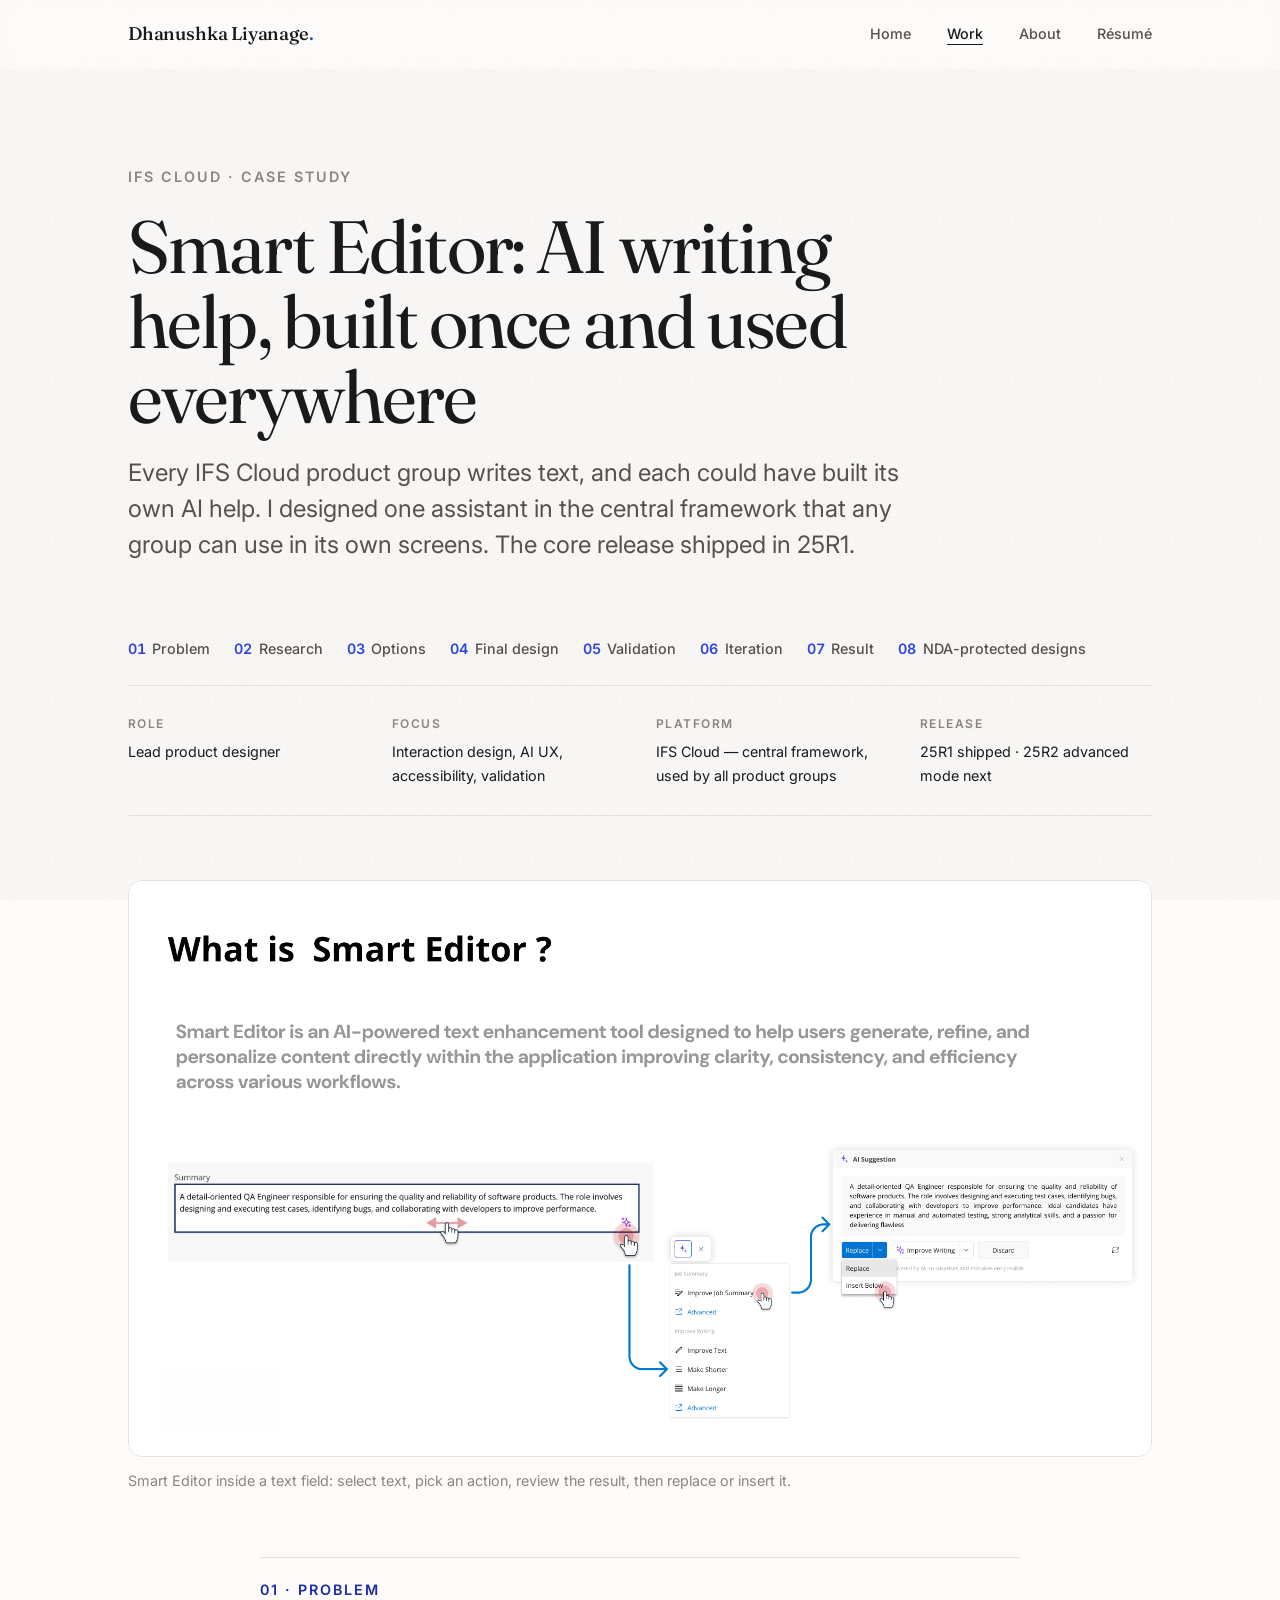
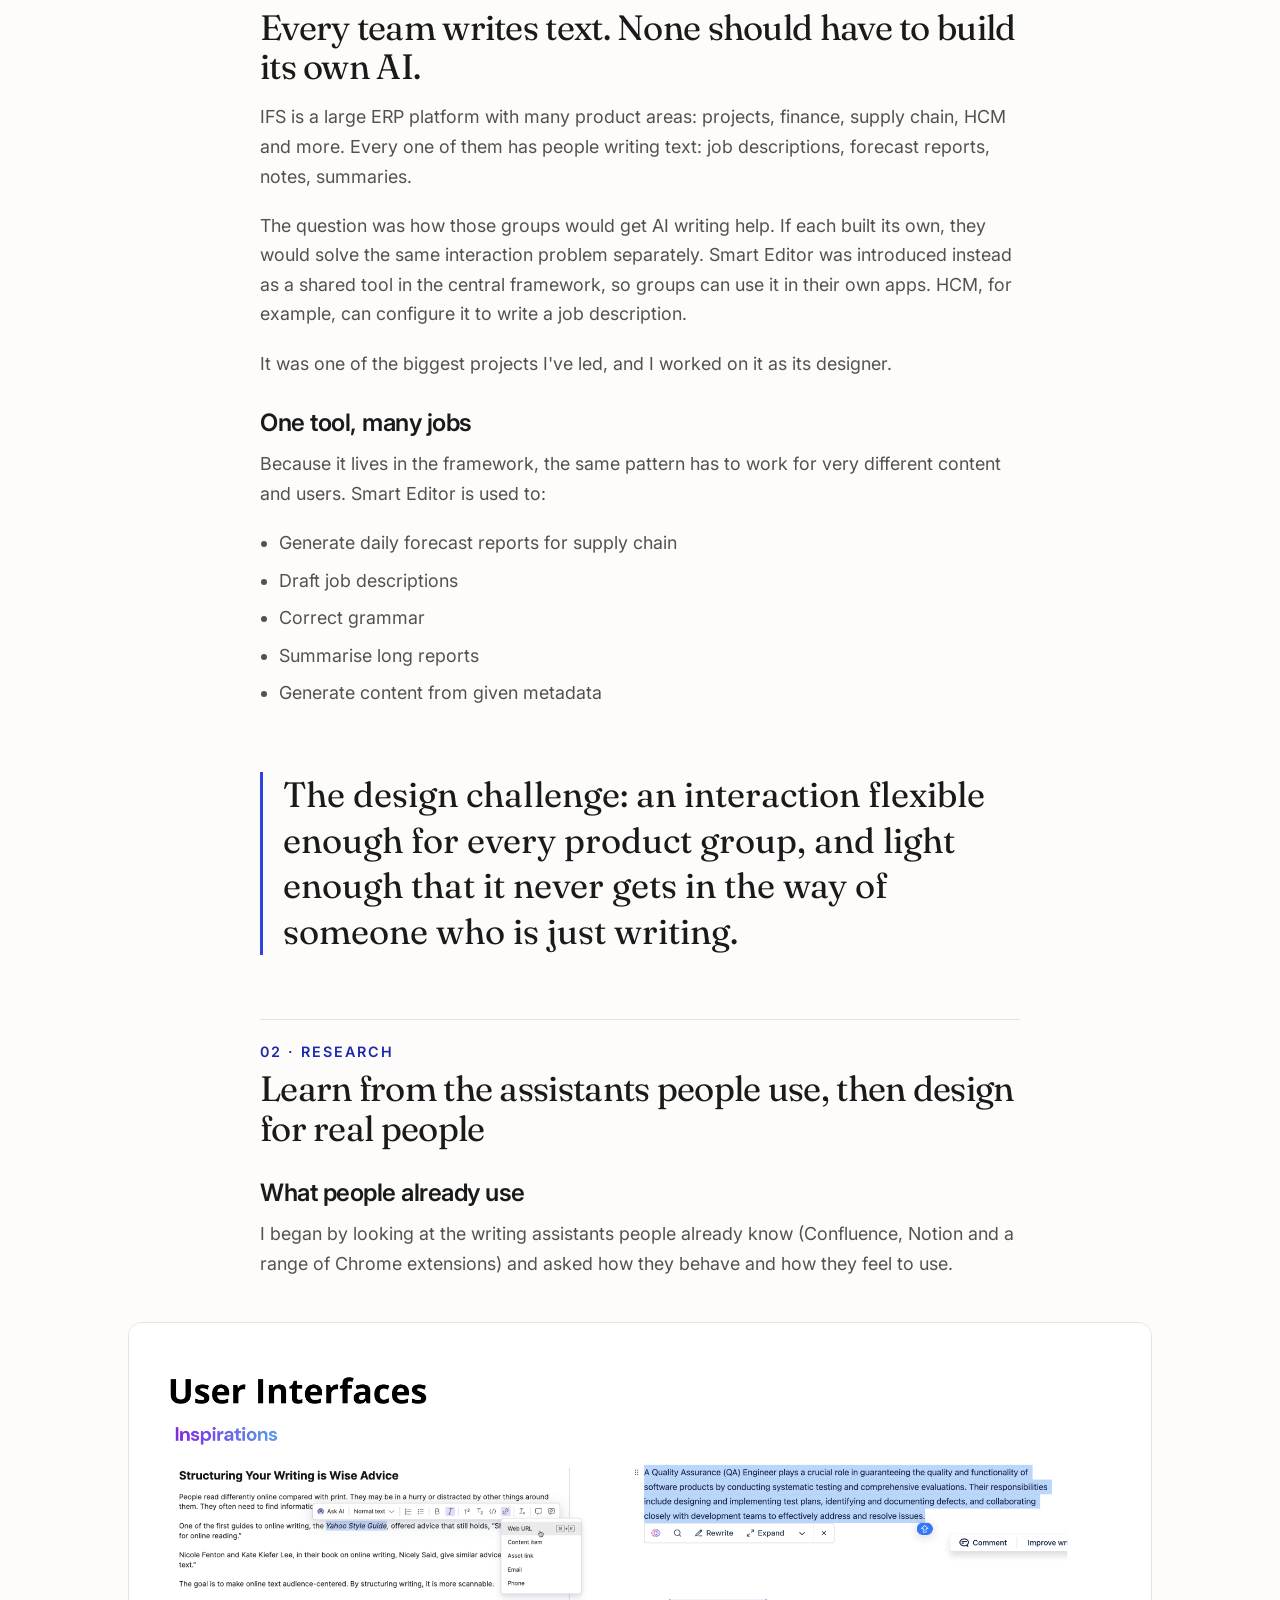
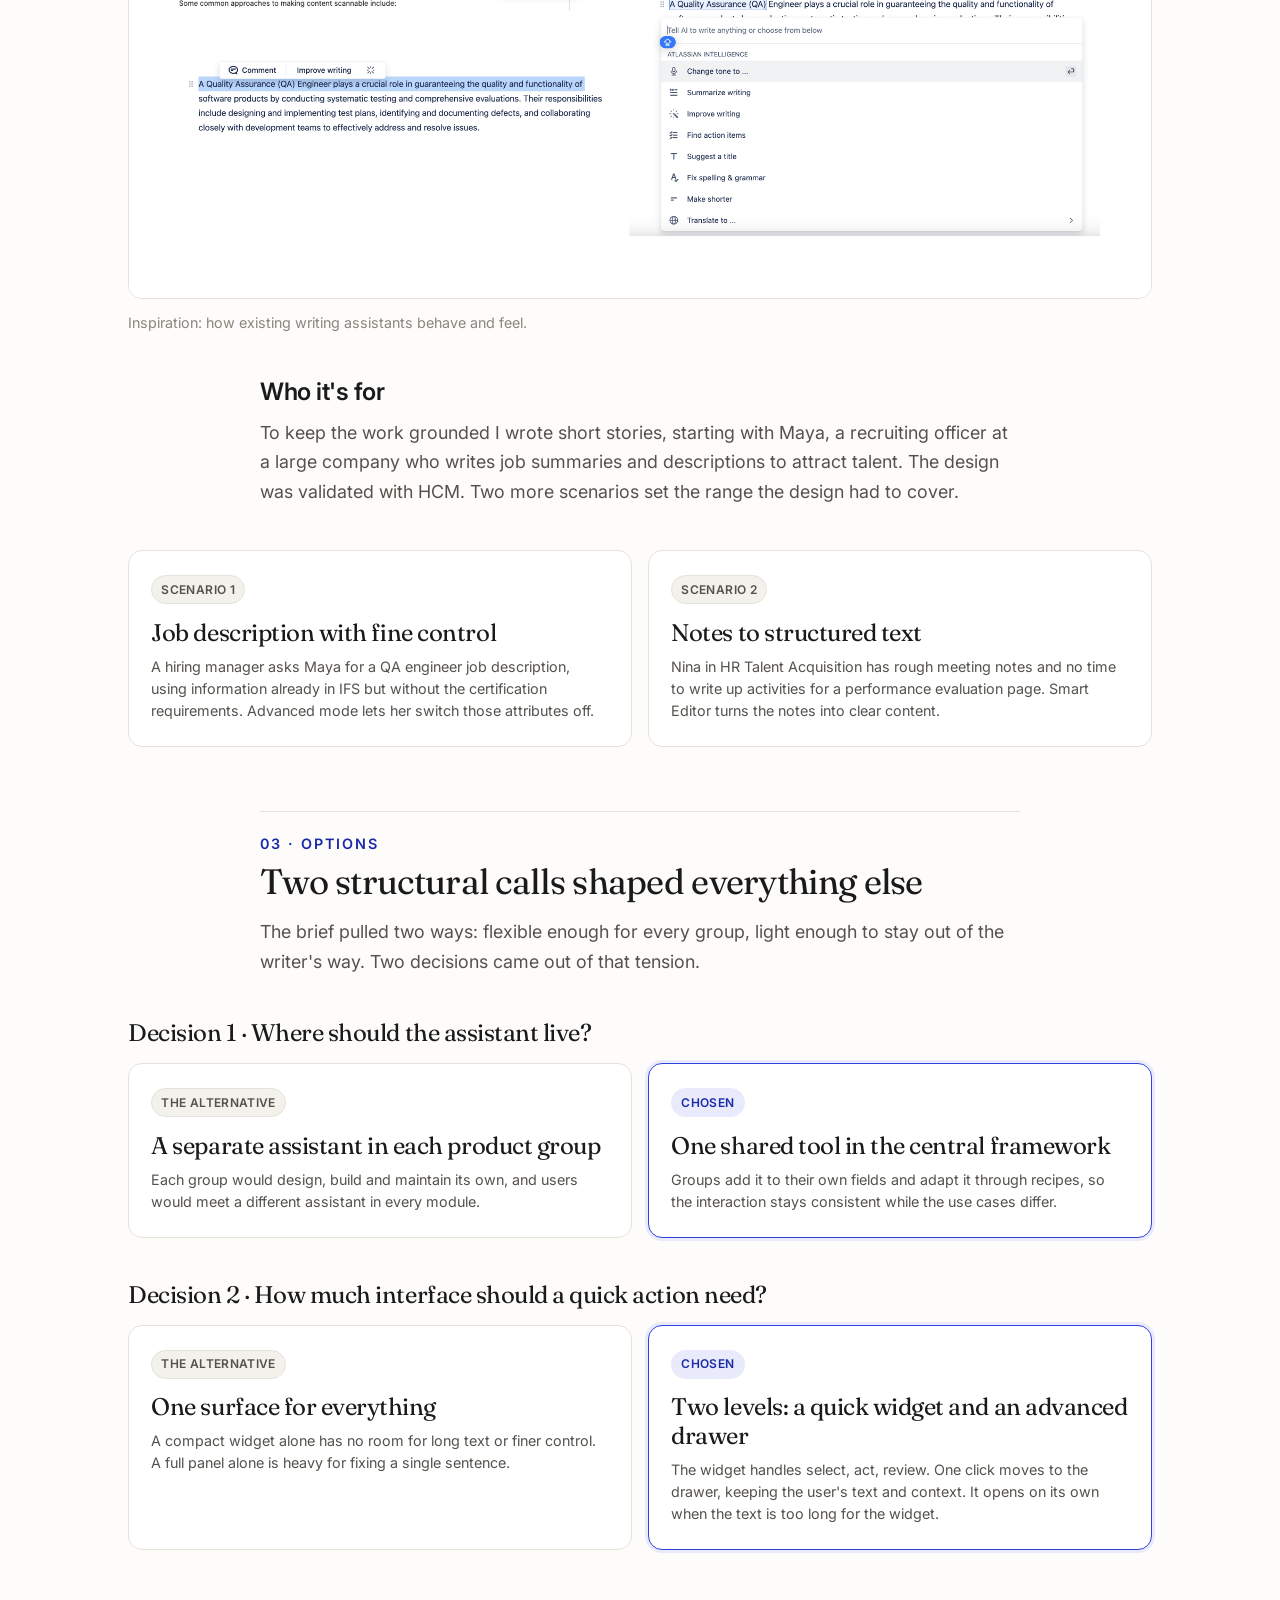
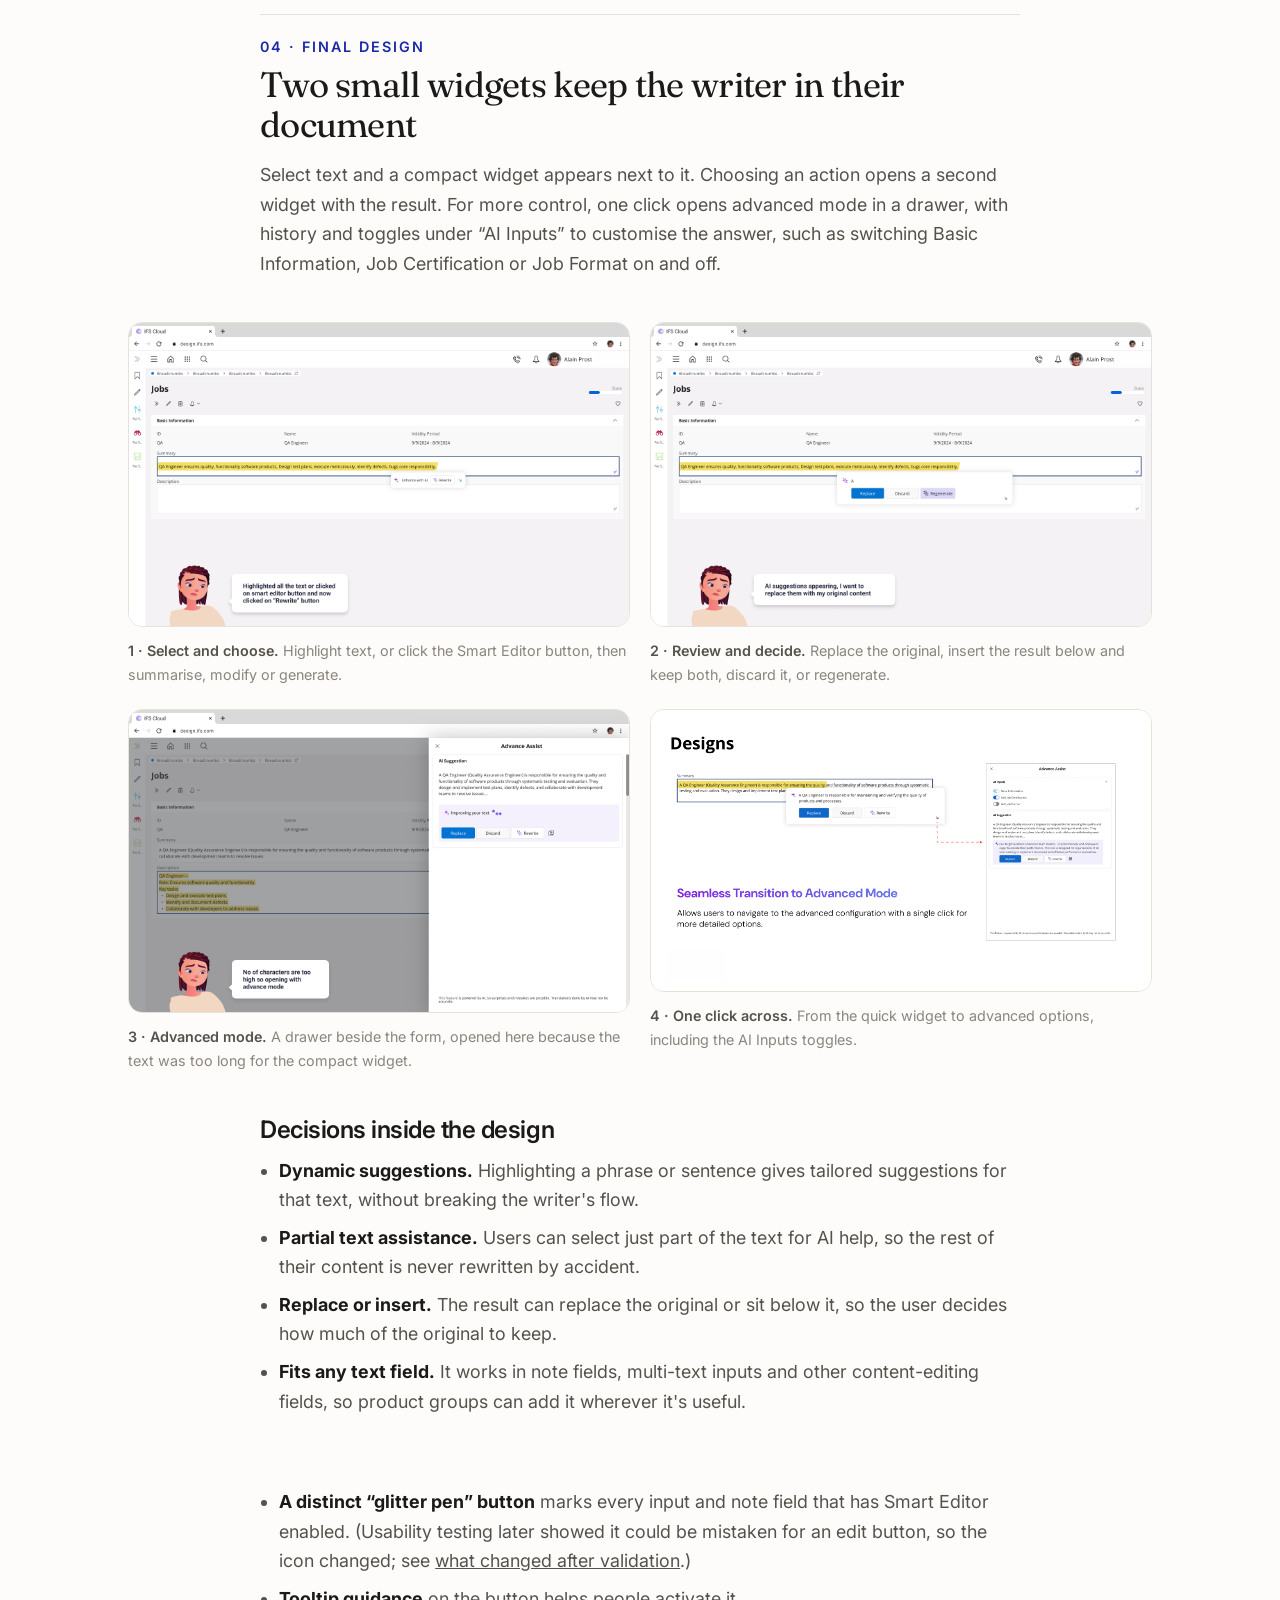
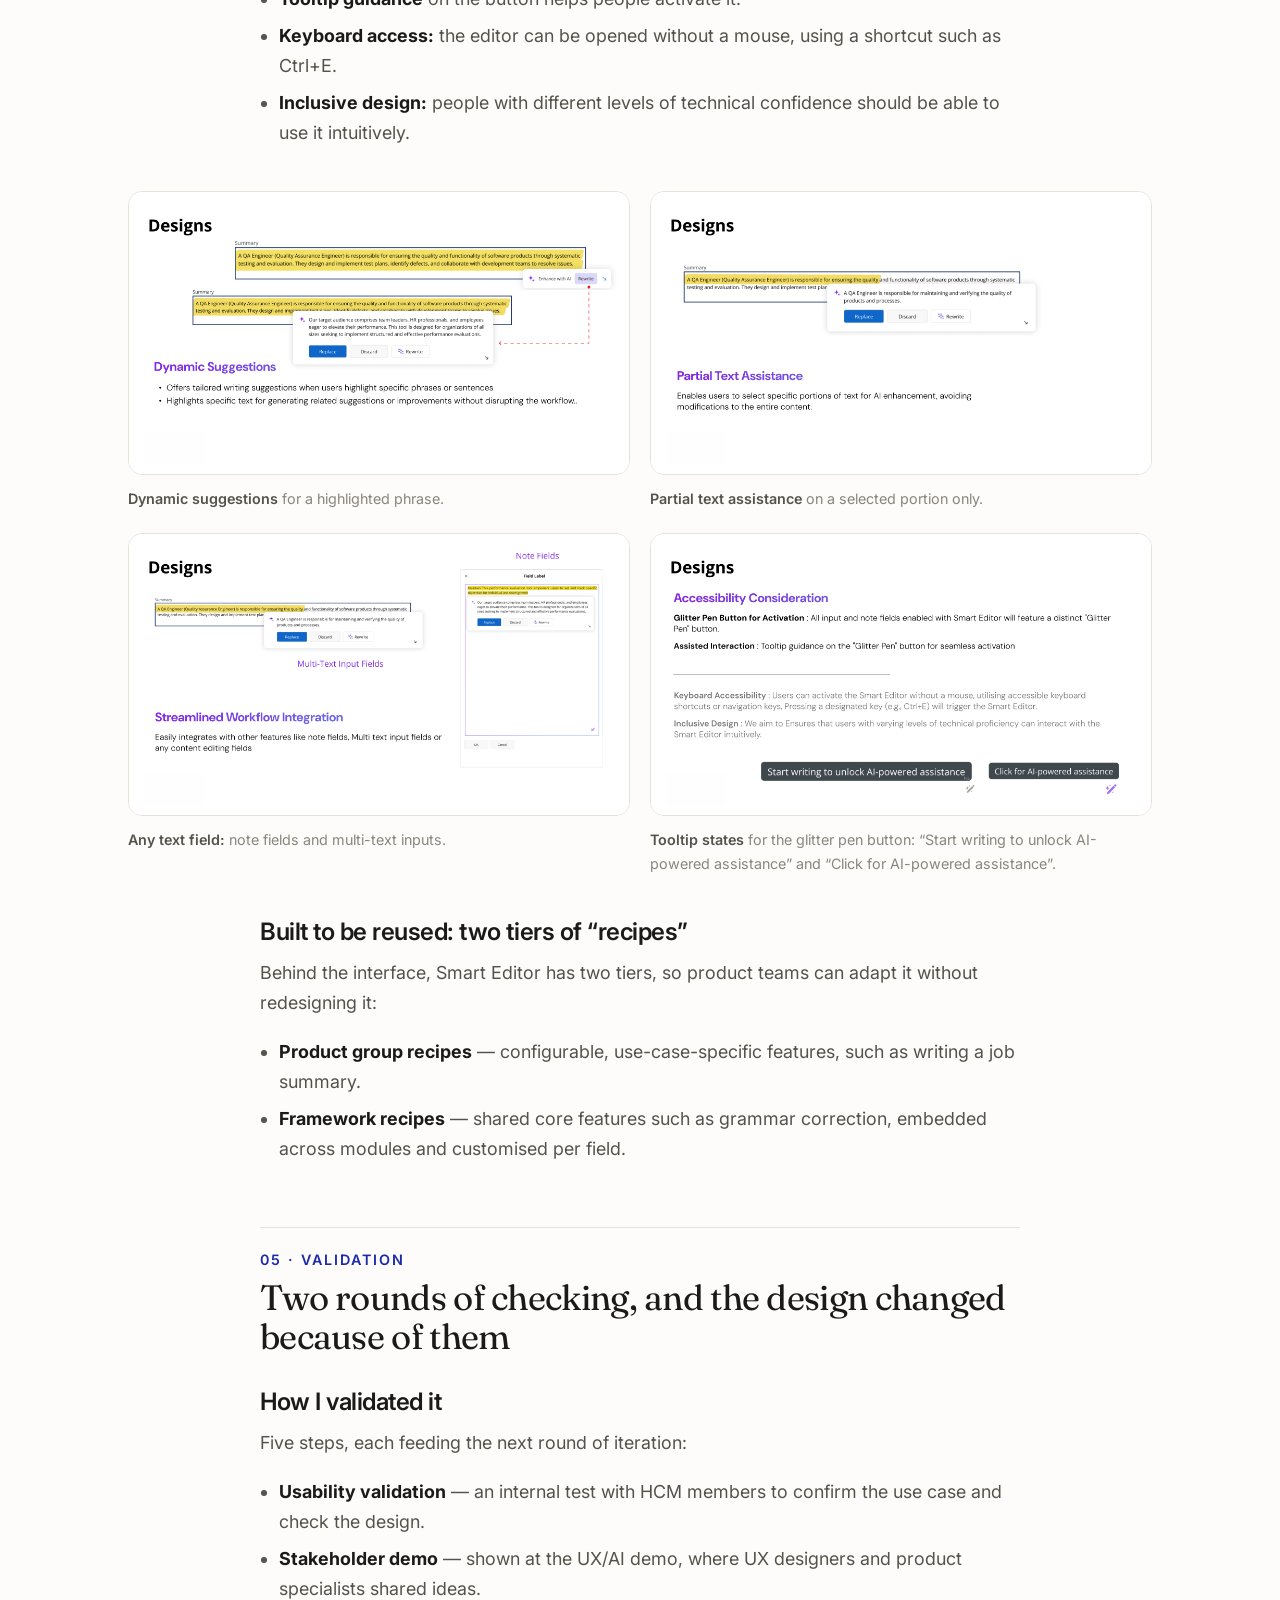
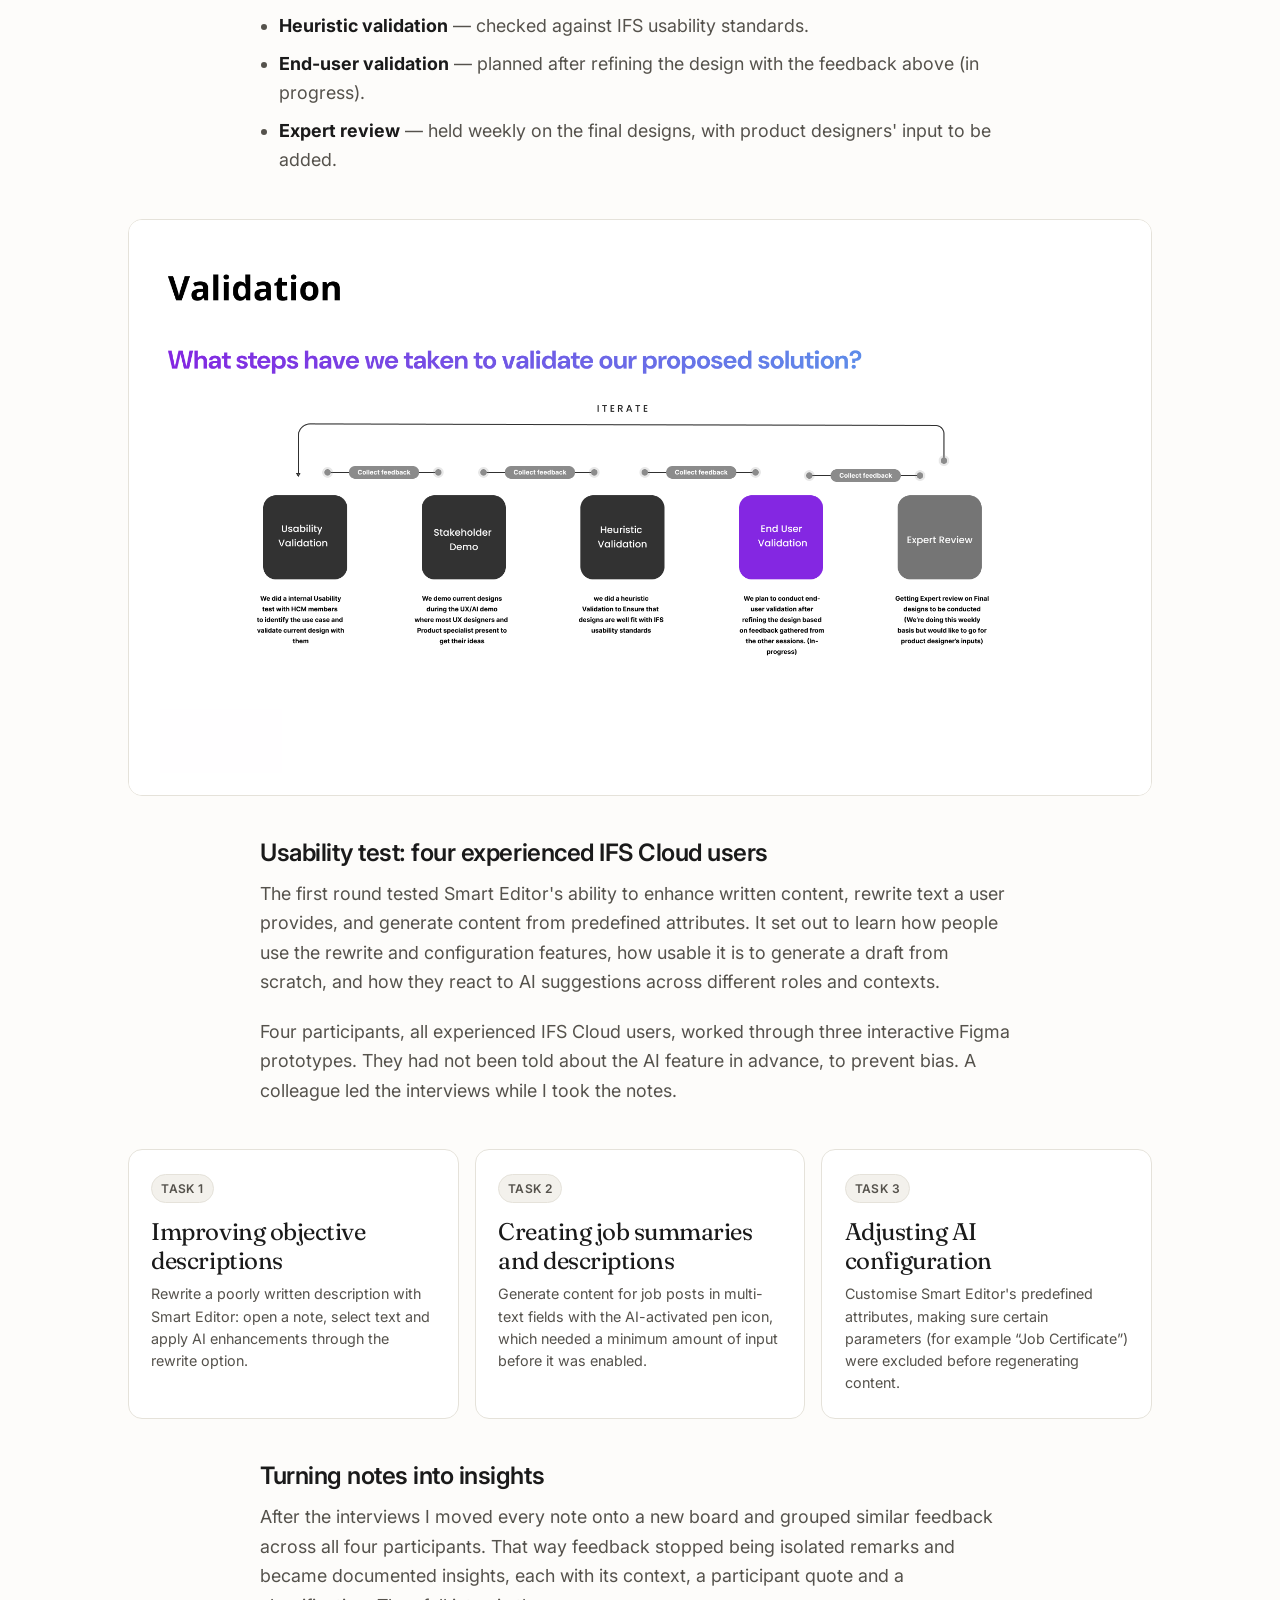
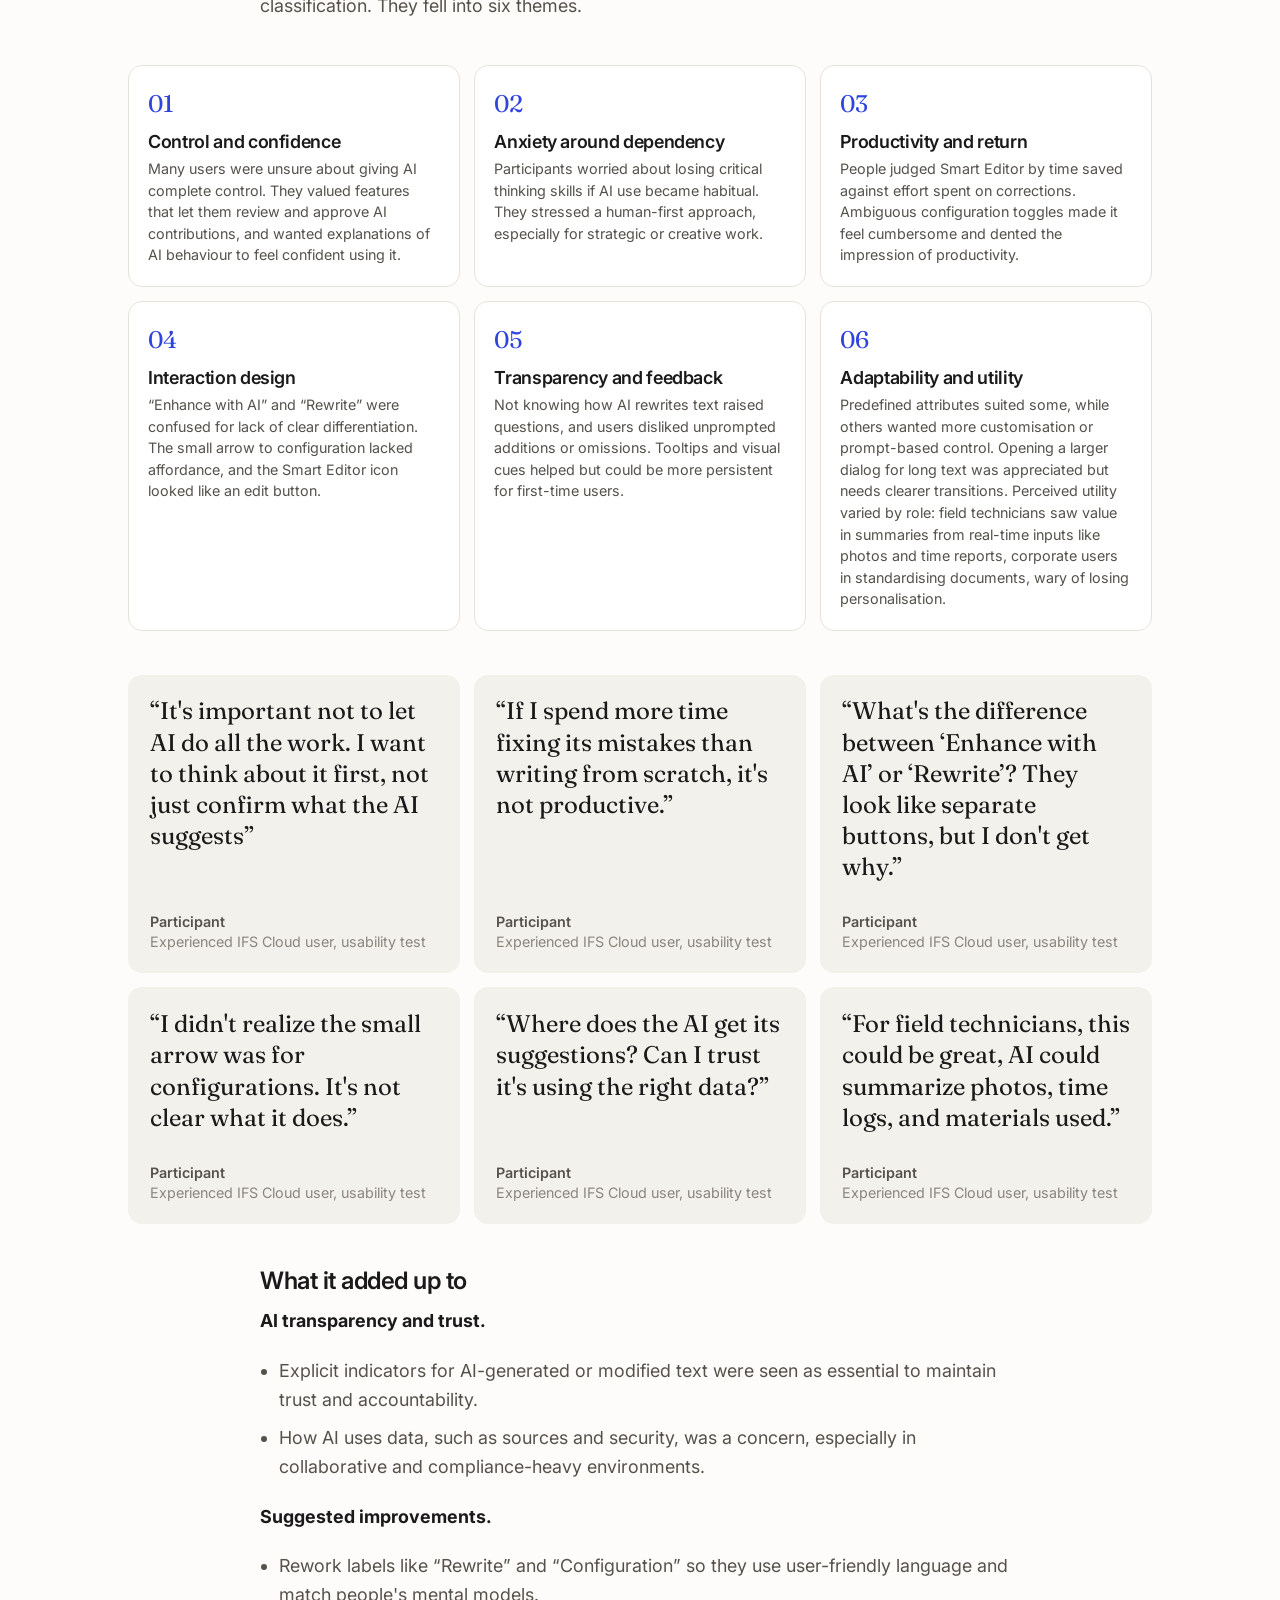
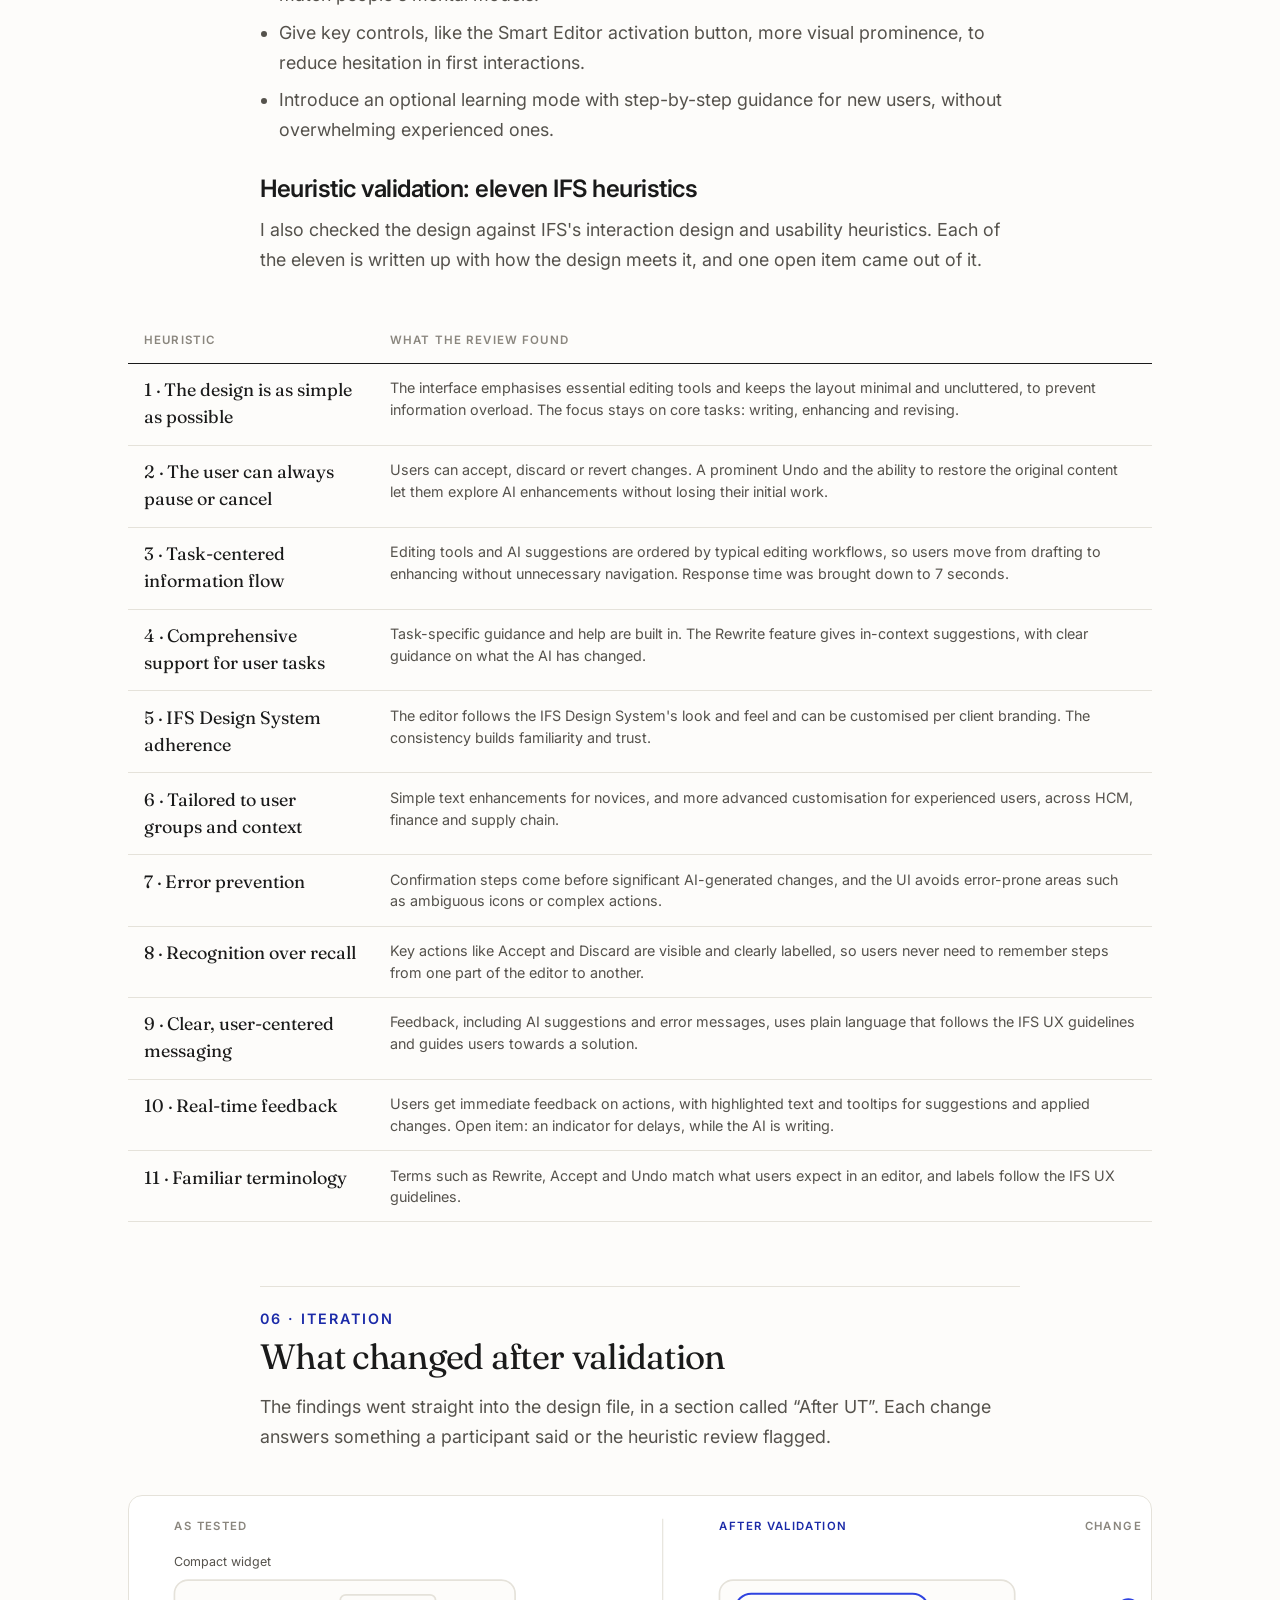
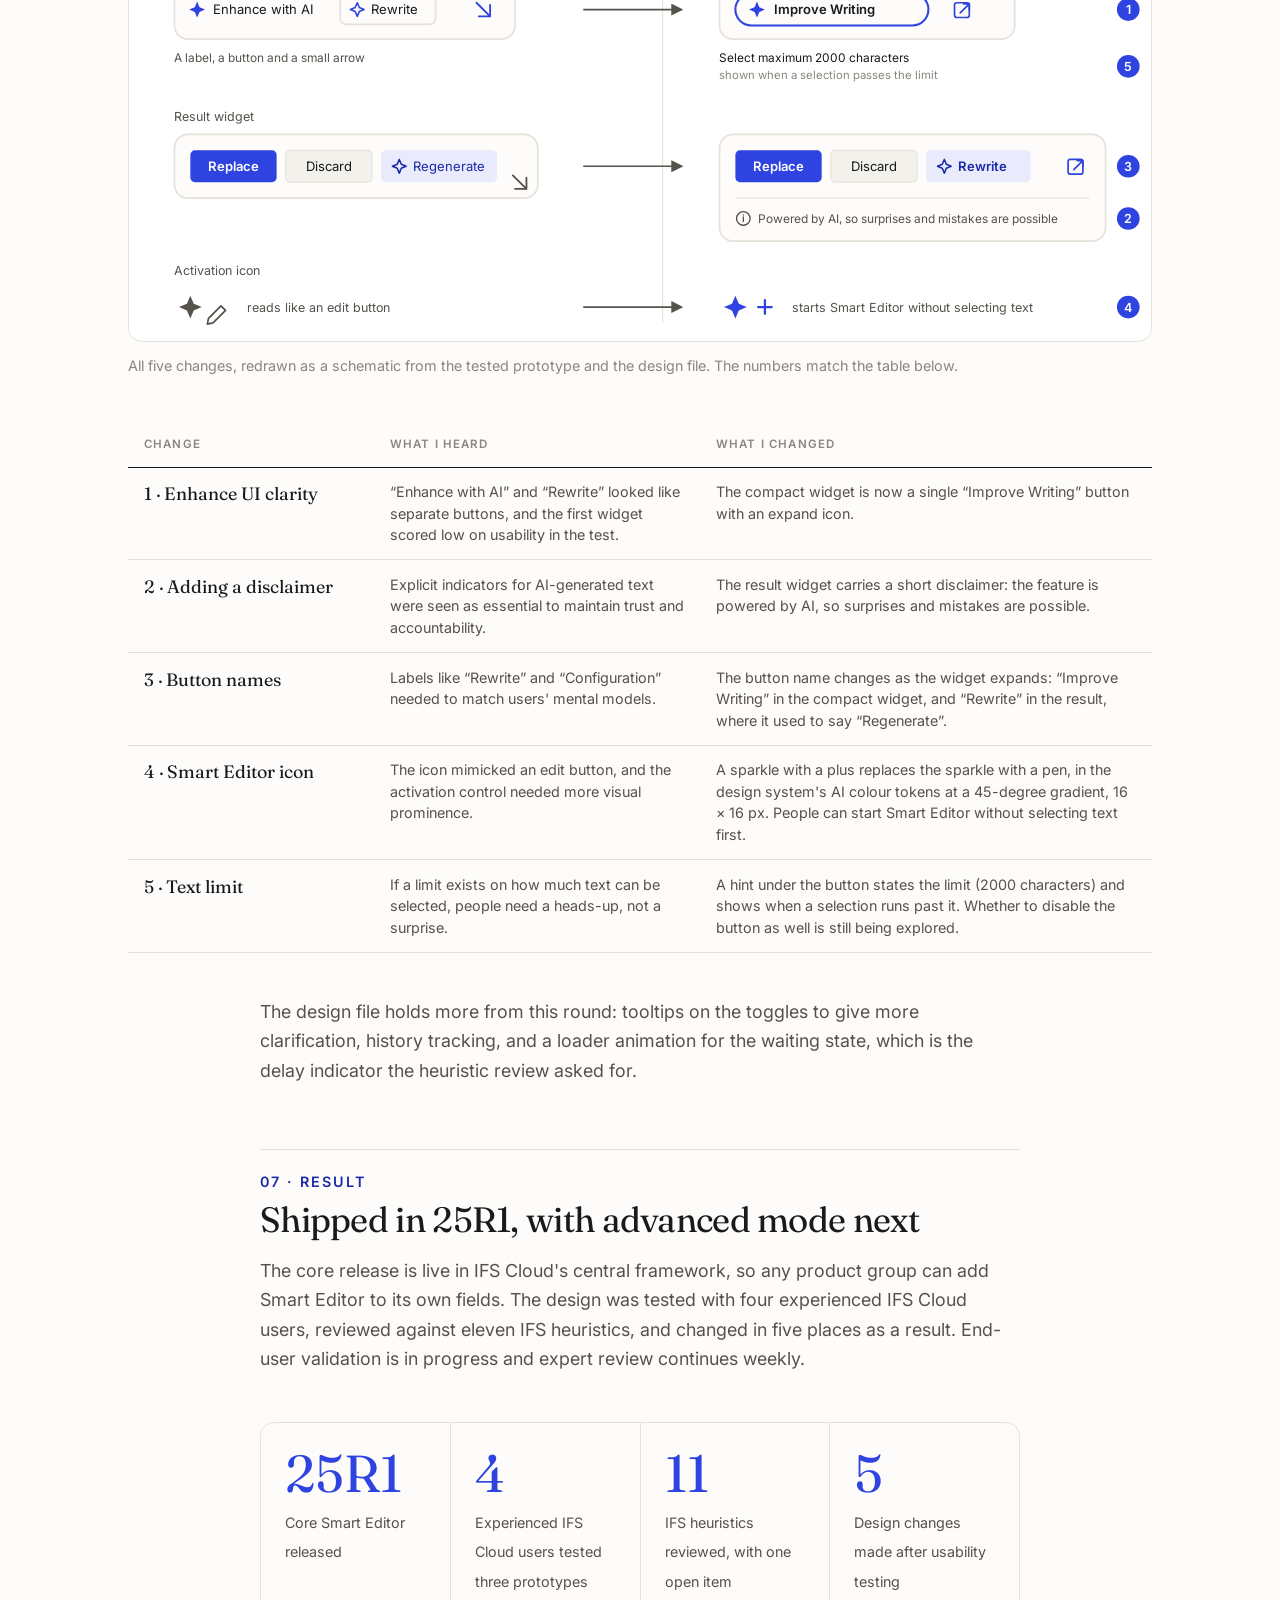
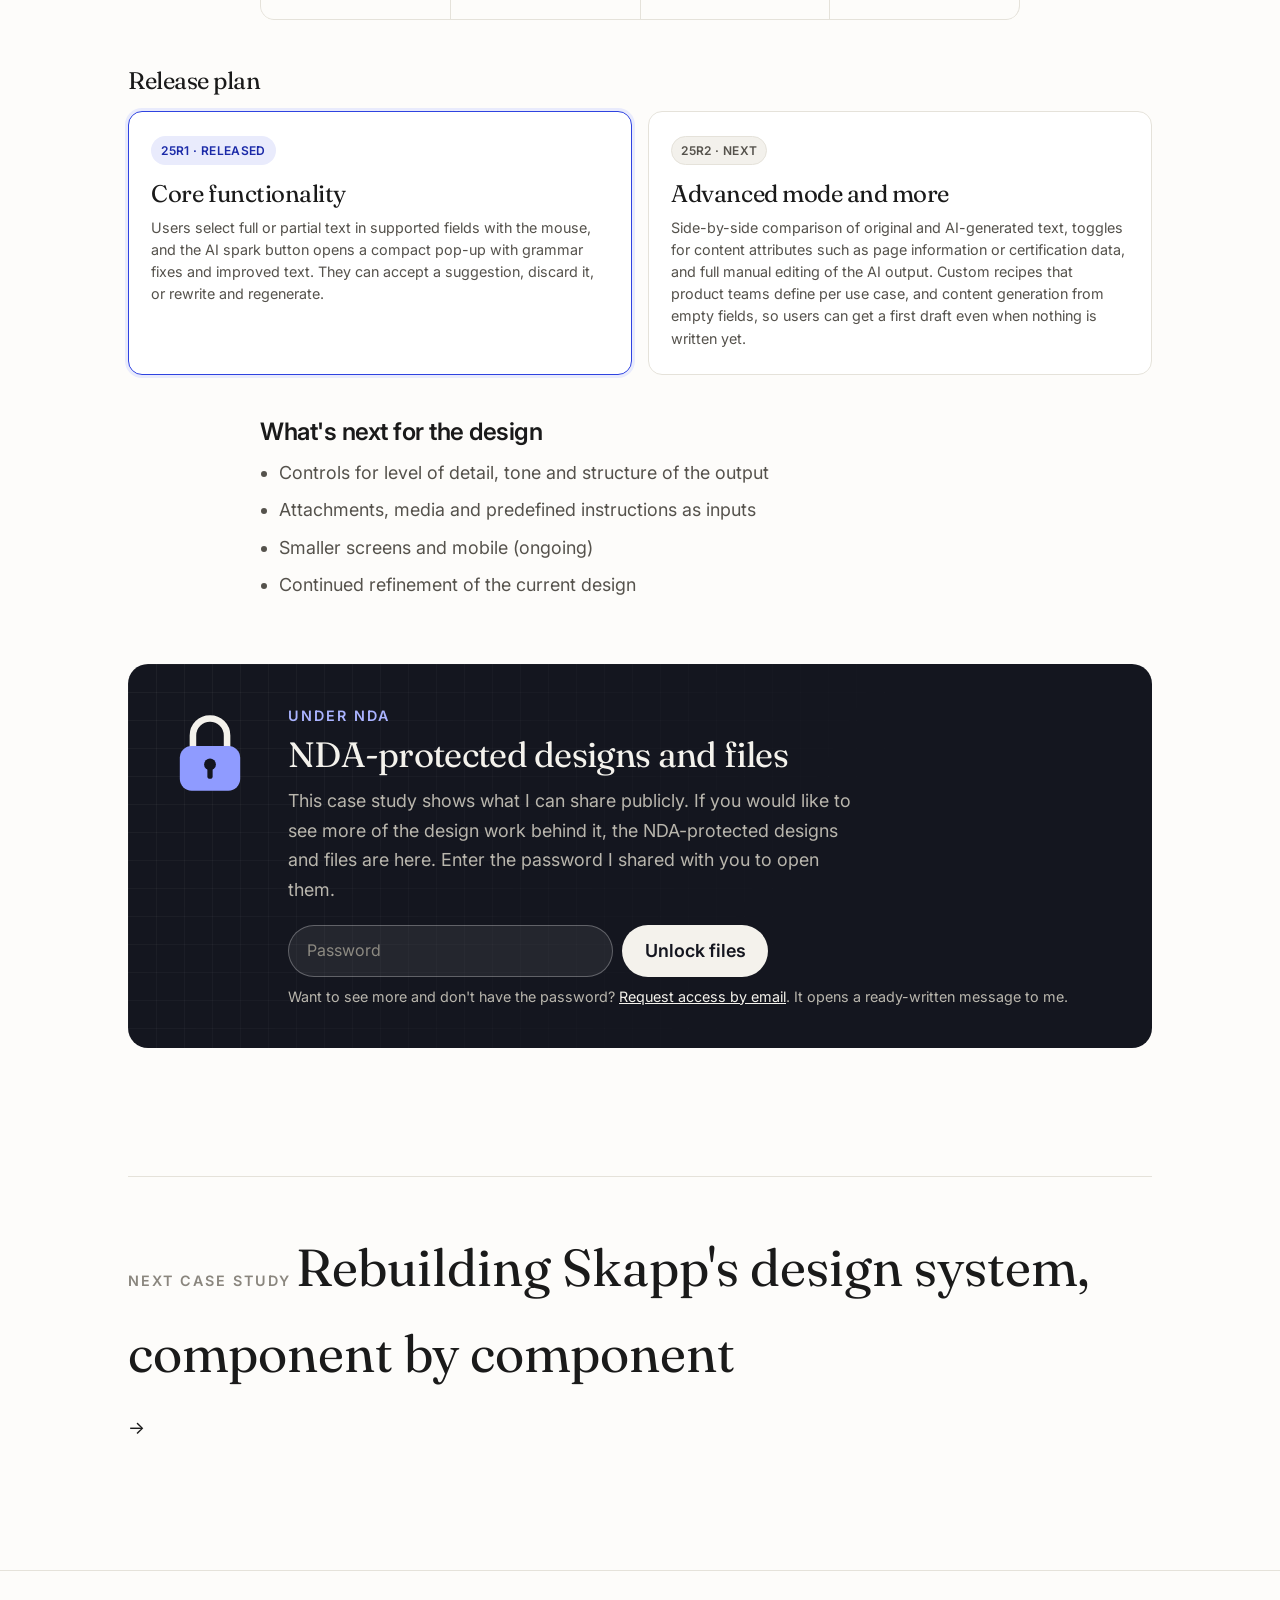
<file: case-studies/smart-editor.html>
<!DOCTYPE html>
<html lang="en">
<head>
  <meta charset="UTF-8" />
  <script>document.documentElement.className="js";</script>
  <meta name="viewport" content="width=device-width, initial-scale=1" />
  <title>Smart Editor — Dhanushka Liyanage</title>
  <meta name="description" content="Case study: designing Smart Editor, the AI writing assistant built into IFS Cloud's central framework and reused across HCM, finance, supply chain and project modules." />

  <link rel="preconnect" href="https://fonts.googleapis.com" />
  <link rel="preconnect" href="https://fonts.gstatic.com" crossorigin />
  <link href="https://fonts.googleapis.com/css2?family=Fraunces:ital,opsz,wght@0,9..144,400;0,9..144,500;1,9..144,400&family=Inter:wght@400;500;600&display=swap" rel="stylesheet" />
  <link rel="stylesheet" href="../assets/css/style.css?v=33" />
  <link rel="icon" href="data:image/svg+xml,%3Csvg xmlns='http://www.w3.org/2000/svg' viewBox='0 0 100 100'%3E%3Crect width='100' height='100' rx='20' fill='%232F43E0'/%3E%3Ctext x='50' y='68' font-size='60' text-anchor='middle' fill='white' font-family='Georgia,serif'%3EY%3C/text%3E%3C/svg%3E" />
</head>
<body>
  <a class="skip-link" href="#main">Skip to content</a>

  <header class="site-header">
    <div class="container">
      <a class="brand" href="../index.html">Dhanushka&nbsp;Liyanage<span class="dot">.</span></a>
      <button class="nav-toggle" aria-expanded="false" aria-controls="nav">Menu</button>
      <nav class="nav" id="nav" aria-label="Primary">
        <a href="../index.html">Home</a>
        <a href="../work.html" aria-current="page">Work</a>
        <a href="../about.html">About</a>
        <a href="../assets/resume.pdf">Résumé</a>
      </nav>
    </div>
  </header>

  <main id="main">
    <article>
      <header class="cs-header">
        <div class="container">
          <p class="eyebrow reveal">IFS Cloud · Case study</p>
          <h1 class="reveal">Smart Editor: AI writing help, built once and used everywhere</h1>
          <p class="dek reveal">Every IFS Cloud product group writes text, and each could have built its own AI help. I designed one assistant in the central framework that any group can use in its own screens. The core release shipped in 25R1.</p>
        </div>
      </header>

      <div class="container">
        <nav class="cs-toc reveal" aria-label="On this page">
          <a href="#problem"><span>01</span>Problem</a>
          <a href="#research"><span>02</span>Research</a>
          <a href="#options"><span>03</span>Options</a>
          <a href="#design"><span>04</span>Final design</a>
          <a href="#validation"><span>05</span>Validation</a>
          <a href="#iteration"><span>06</span>Iteration</a>
          <a href="#result"><span>07</span>Result</a>
          <a href="#files"><span>08</span>NDA-protected designs</a>
        </nav>

        <dl class="cs-meta reveal">
          <div><dt>Role</dt><dd>Lead product designer</dd></div>
          <div><dt>Focus</dt><dd>Interaction design, AI UX, accessibility, validation</dd></div>
          <div><dt>Platform</dt><dd>IFS Cloud — central framework, used by all product groups</dd></div>
          <div><dt>Release</dt><dd>25R1 shipped · 25R2 advanced mode next</dd></div>
        </dl>

        <figure class="cs-hero figure-wide shot reveal">
          <img src="../assets/img/smart-editor/overview-what-is.png" alt="Smart Editor in IFS Cloud: an AI suggestion for a job summary with Replace and Insert Below actions, and the action menu with Improve Writing, Make Shorter and Make Longer." width="1920" height="1080" />
          <figcaption>Smart Editor inside a text field: select text, pick an action, review the result, then replace or insert it.</figcaption>
        </figure>
      </div>

      <!-- 01 · PROBLEM -->
      <div class="container">
        <div class="prose">
          <h2 class="reveal" id="problem"><span class="cs-step">01 · Problem</span>Every team writes text. None should have to build its own AI.</h2>
          <p class="reveal">IFS is a large ERP platform with many product areas: projects, finance, supply chain, HCM and more. Every one of them has people writing text: job descriptions, forecast reports, notes, summaries.</p>
          <p class="reveal">The question was how those groups would get AI writing help. If each built its own, they would solve the same interaction problem separately. Smart Editor was introduced instead as a shared tool in the central framework, so groups can use it in their own apps. HCM, for example, can configure it to write a job description.</p>
          <p class="reveal">It was one of the biggest projects I've led, and I worked on it as its designer.</p>

          <h3 class="reveal">One tool, many jobs</h3>
          <p class="reveal">Because it lives in the framework, the same pattern has to work for very different content and users. Smart Editor is used to:</p>
          <ul class="reveal">
            <li>Generate daily forecast reports for supply chain</li>
            <li>Draft job descriptions</li>
            <li>Correct grammar</li>
            <li>Summarise long reports</li>
            <li>Generate content from given metadata</li>
          </ul>

          <div class="pullquote reveal">
            <p>The design challenge: an interaction flexible enough for every product group, and light enough that it never gets in the way of someone who is just writing.</p>
          </div>
        </div>
      </div>

      <!-- 02 · RESEARCH -->
      <div class="container">
        <div class="prose">
          <h2 class="reveal" id="research"><span class="cs-step">02 · Research</span>Learn from the assistants people use, then design for real people</h2>

          <h3 class="reveal">What people already use</h3>
          <p class="reveal">I began by looking at the writing assistants people already know (Confluence, Notion and a range of Chrome extensions) and asked how they behave and how they feel to use.</p>
        </div>

        <div class="wide reveal">
          <figure class="shot">
            <img src="../assets/img/smart-editor/inspirations.png" alt="Inspiration board of writing assistants in Confluence, Notion and browser extensions." width="1920" height="1080" loading="lazy" />
            <figcaption>Inspiration: how existing writing assistants behave and feel.</figcaption>
          </figure>
        </div>

        <div class="prose">
          <h3 class="reveal">Who it's for</h3>
          <p class="reveal">To keep the work grounded I wrote short stories, starting with Maya, a recruiting officer at a large company who writes job summaries and descriptions to attract talent. The design was validated with HCM. Two more scenarios set the range the design had to cover.</p>
        </div>

        <div class="wide reveal">
          <div class="options">
            <div class="option">
              <span class="tag">Scenario 1</span>
              <h4>Job description with fine control</h4>
              <p>A hiring manager asks Maya for a QA engineer job description, using information already in IFS but without the certification requirements. Advanced mode lets her switch those attributes off.</p>
            </div>
            <div class="option">
              <span class="tag">Scenario 2</span>
              <h4>Notes to structured text</h4>
              <p>Nina in HR Talent Acquisition has rough meeting notes and no time to write up activities for a performance evaluation page. Smart Editor turns the notes into clear content.</p>
            </div>
          </div>
        </div>
      </div>

      <!-- 03 · OPTIONS -->
      <div class="container">
        <div class="prose">
          <h2 class="reveal" id="options"><span class="cs-step">03 · Options</span>Two structural calls shaped everything else</h2>
          <p class="reveal">The brief pulled two ways: flexible enough for every group, light enough to stay out of the writer's way. Two decisions came out of that tension.</p>
        </div>

        <div class="wide reveal">
          <h3>Decision 1 · Where should the assistant live?</h3>
          <div class="options">
            <div class="option">
              <span class="tag">The alternative</span>
              <h4>A separate assistant in each product group</h4>
              <p>Each group would design, build and maintain its own, and users would meet a different assistant in every module.</p>
            </div>
            <div class="option is-chosen">
              <span class="tag is-accent">Chosen</span>
              <h4>One shared tool in the central framework</h4>
              <p>Groups add it to their own fields and adapt it through recipes, so the interaction stays consistent while the use cases differ.</p>
            </div>
          </div>
        </div>

        <div class="wide reveal">
          <h3>Decision 2 · How much interface should a quick action need?</h3>
          <div class="options">
            <div class="option">
              <span class="tag">The alternative</span>
              <h4>One surface for everything</h4>
              <p>A compact widget alone has no room for long text or finer control. A full panel alone is heavy for fixing a single sentence.</p>
            </div>
            <div class="option is-chosen">
              <span class="tag is-accent">Chosen</span>
              <h4>Two levels: a quick widget and an advanced drawer</h4>
              <p>The widget handles select, act, review. One click moves to the drawer, keeping the user's text and context. It opens on its own when the text is too long for the widget.</p>
            </div>
          </div>
        </div>
      </div>

      <!-- 04 · FINAL DESIGN -->
      <div class="container">
        <div class="prose">
          <h2 class="reveal" id="design"><span class="cs-step">04 · Final design</span>Two small widgets keep the writer in their document</h2>
          <p class="reveal">Select text and a compact widget appears next to it. Choosing an action opens a second widget with the result. For more control, one click opens advanced mode in a drawer, with history and toggles under “AI Inputs” to customise the answer, such as switching Basic Information, Job Certification or Job Format on and off.</p>
        </div>

        <div class="wide reveal">
          <div class="shot-grid">
            <figure class="shot">
              <img src="../assets/img/smart-editor/flow-rewrite-selection.png" alt="A user highlights text in an IFS Cloud field and opens Smart Editor with the Rewrite action." width="1440" height="872" loading="lazy" />
              <figcaption><b>1 · Select and choose.</b> Highlight text, or click the Smart Editor button, then summarise, modify or generate.</figcaption>
            </figure>
            <figure class="shot">
              <img src="../assets/img/smart-editor/flow-ai-suggestion.png" alt="The second widget showing an AI suggestion with Replace, Discard and Regenerate buttons beneath the highlighted text." width="1440" height="872" loading="lazy" />
              <figcaption><b>2 · Review and decide.</b> Replace the original, insert the result below and keep both, discard it, or regenerate.</figcaption>
            </figure>
            <figure class="shot">
              <img src="../assets/img/smart-editor/flow-advanced-mode.png" alt="The Advance Assist drawer open beside a Jobs form, showing an AI suggestion with Replace, Discard and Rewrite." width="1440" height="872" loading="lazy" />
              <figcaption><b>3 · Advanced mode.</b> A drawer beside the form, opened here because the text was too long for the compact widget.</figcaption>
            </figure>
            <figure class="shot">
              <img src="../assets/img/smart-editor/design-advanced-transition.png" alt="Design slide: from the quick widget to the Advance Assist drawer, with AI Inputs toggles for Basic Information, Add Job Certification and Add Job Format." width="1920" height="1080" loading="lazy" />
              <figcaption><b>4 · One click across.</b> From the quick widget to advanced options, including the AI Inputs toggles.</figcaption>
            </figure>
          </div>
        </div>

        <div class="prose">
          <h3 class="reveal">Decisions inside the design</h3>
          <ul class="reveal">
            <li><strong>Dynamic suggestions.</strong> Highlighting a phrase or sentence gives tailored suggestions for that text, without breaking the writer's flow.</li>
            <li><strong>Partial text assistance.</strong> Users can select just part of the text for AI help, so the rest of their content is never rewritten by accident.</li>
            <li><strong>Replace or insert.</strong> The result can replace the original or sit below it, so the user decides how much of the original to keep.</li>
            <li><strong>Fits any text field.</strong> It works in note fields, multi-text inputs and other content-editing fields, so product groups can add it wherever it's useful.</li>
          </ul>

          <h3 class="reveal">Accessibility from the start</h3>
          <ul class="reveal">
            <li><strong>A distinct “glitter pen” button</strong> marks every input and note field that has Smart Editor enabled. (Usability testing later showed it could be mistaken for an edit button, so the icon changed; see <a href="#iteration">what changed after validation</a>.)</li>
            <li><strong>Tooltip guidance</strong> on the button helps people activate it.</li>
            <li><strong>Keyboard access:</strong> the editor can be opened without a mouse, using a shortcut such as Ctrl+E.</li>
            <li><strong>Inclusive design:</strong> people with different levels of technical confidence should be able to use it intuitively.</li>
          </ul>
        </div>

        <div class="wide reveal">
          <div class="shot-grid">
            <figure class="shot">
              <img src="../assets/img/smart-editor/design-dynamic-suggestions.png" alt="Design slide: dynamic suggestions when a phrase is highlighted." width="1920" height="1080" loading="lazy" />
              <figcaption><b>Dynamic suggestions</b> for a highlighted phrase.</figcaption>
            </figure>
            <figure class="shot">
              <img src="../assets/img/smart-editor/design-partial-text.png" alt="Design slide: partial text assistance on a selected portion of text." width="1920" height="1080" loading="lazy" />
              <figcaption><b>Partial text assistance</b> on a selected portion only.</figcaption>
            </figure>
            <figure class="shot">
              <img src="../assets/img/smart-editor/design-field-integration.png" alt="Design slide: Smart Editor integrated into note fields and multi-text input fields." width="1920" height="1080" loading="lazy" />
              <figcaption><b>Any text field:</b> note fields and multi-text inputs.</figcaption>
            </figure>
            <figure class="shot">
              <img src="../assets/img/smart-editor/design-accessibility.png" alt="Design slide: accessibility considerations, with two tooltip states for the glitter pen button." width="1920" height="1080" loading="lazy" />
              <figcaption><b>Tooltip states</b> for the glitter pen button: “Start writing to unlock AI-powered assistance” and “Click for AI-powered assistance”.</figcaption>
            </figure>
          </div>
        </div>

        <div class="prose">
          <h3 class="reveal">Built to be reused: two tiers of “recipes”</h3>
          <p class="reveal">Behind the interface, Smart Editor has two tiers, so product teams can adapt it without redesigning it:</p>
          <ul class="reveal">
            <li><strong>Product group recipes</strong> — configurable, use-case-specific features, such as writing a job summary.</li>
            <li><strong>Framework recipes</strong> — shared core features such as grammar correction, embedded across modules and customised per field.</li>
          </ul>

        </div>
      </div>

      <!-- 05 · VALIDATION -->
      <div class="container">
        <div class="prose">
          <h2 class="reveal" id="validation"><span class="cs-step">05 · Validation</span>Two rounds of checking, and the design changed because of them</h2>
          <h3 class="reveal">How I validated it</h3>
          <p class="reveal">Five steps, each feeding the next round of iteration:</p>
          <ul class="reveal">
            <li><strong>Usability validation</strong> — an internal test with HCM members to confirm the use case and check the design.</li>
            <li><strong>Stakeholder demo</strong> — shown at the UX/AI demo, where UX designers and product specialists shared ideas.</li>
            <li><strong>Heuristic validation</strong> — checked against IFS usability standards.</li>
            <li><strong>End-user validation</strong> — planned after refining the design with the feedback above (in progress).</li>
            <li><strong>Expert review</strong> — held weekly on the final designs, with product designers' input to be added.</li>
          </ul>
        </div>

        <div class="wide reveal">
          <figure class="shot">
            <img src="../assets/img/smart-editor/validation.png" alt="Validation steps: usability validation, stakeholder demo, heuristic validation, end-user validation, expert review." width="1920" height="1080" loading="lazy" />
          </figure>
        </div>
        <div class="prose">
          <h3 class="reveal">Usability test: four experienced IFS Cloud users</h3>
          <p class="reveal">The first round tested Smart Editor's ability to enhance written content, rewrite text a user provides, and generate content from predefined attributes. It set out to learn how people use the rewrite and configuration features, how usable it is to generate a draft from scratch, and how they react to AI suggestions across different roles and contexts.</p>
          <p class="reveal">Four participants, all experienced IFS Cloud users, worked through three interactive Figma prototypes. They had not been told about the AI feature in advance, to prevent bias. A colleague led the interviews while I took the notes.</p>
        </div>

        <div class="wide reveal">
          <div class="options">
            <div class="option">
              <span class="tag">Task 1</span>
              <h4>Improving objective descriptions</h4>
              <p>Rewrite a poorly written description with Smart Editor: open a note, select text and apply AI enhancements through the rewrite option.</p>
            </div>
            <div class="option">
              <span class="tag">Task 2</span>
              <h4>Creating job summaries and descriptions</h4>
              <p>Generate content for job posts in multi-text fields with the AI-activated pen icon, which needed a minimum amount of input before it was enabled.</p>
            </div>
            <div class="option">
              <span class="tag">Task 3</span>
              <h4>Adjusting AI configuration</h4>
              <p>Customise Smart Editor's predefined attributes, making sure certain parameters (for example “Job Certificate”) were excluded before regenerating content.</p>
            </div>
          </div>
        </div>

        <div class="prose">
          <h3 class="reveal">Turning notes into insights</h3>
          <p class="reveal">After the interviews I moved every note onto a new board and grouped similar feedback across all four participants. That way feedback stopped being isolated remarks and became documented insights, each with its context, a participant quote and a classification. They fell into six themes.</p>
        </div>

        <div class="wide reveal">
          <div class="bias-grid">
            <div class="bias-card"><h4>Control and confidence</h4><p>Many users were unsure about giving AI complete control. They valued features that let them review and approve AI contributions, and wanted explanations of AI behaviour to feel confident using it.</p></div>
            <div class="bias-card"><h4>Anxiety around dependency</h4><p>Participants worried about losing critical thinking skills if AI use became habitual. They stressed a human-first approach, especially for strategic or creative work.</p></div>
            <div class="bias-card"><h4>Productivity and return</h4><p>People judged Smart Editor by time saved against effort spent on corrections. Ambiguous configuration toggles made it feel cumbersome and dented the impression of productivity.</p></div>
            <div class="bias-card"><h4>Interaction design</h4><p>“Enhance with AI” and “Rewrite” were confused for lack of clear differentiation. The small arrow to configuration lacked affordance, and the Smart Editor icon looked like an edit button.</p></div>
            <div class="bias-card"><h4>Transparency and feedback</h4><p>Not knowing how AI rewrites text raised questions, and users disliked unprompted additions or omissions. Tooltips and visual cues helped but could be more persistent for first-time users.</p></div>
            <div class="bias-card"><h4>Adaptability and utility</h4><p>Predefined attributes suited some, while others wanted more customisation or prompt-based control. Opening a larger dialog for long text was appreciated but needs clearer transitions. Perceived utility varied by role: field technicians saw value in summaries from real-time inputs like photos and time reports, corporate users in standardising documents, wary of losing personalisation.</p></div>
          </div>
        </div>

        <div class="wide reveal">
          <div class="quote-cards">
            <figure class="quote-card">
              <blockquote>“It's important not to let AI do all the work. I want to think about it first, not just confirm what the AI suggests”</blockquote>
              <figcaption><b>Participant</b>Experienced IFS Cloud user, usability test</figcaption>
            </figure>
            <figure class="quote-card">
              <blockquote>“If I spend more time fixing its mistakes than writing from scratch, it's not productive.”</blockquote>
              <figcaption><b>Participant</b>Experienced IFS Cloud user, usability test</figcaption>
            </figure>
            <figure class="quote-card">
              <blockquote>“What's the difference between ‘Enhance with AI’ or ‘Rewrite’? They look like separate buttons, but I don't get why.”</blockquote>
              <figcaption><b>Participant</b>Experienced IFS Cloud user, usability test</figcaption>
            </figure>
            <figure class="quote-card">
              <blockquote>“I didn't realize the small arrow was for configurations. It's not clear what it does.”</blockquote>
              <figcaption><b>Participant</b>Experienced IFS Cloud user, usability test</figcaption>
            </figure>
            <figure class="quote-card">
              <blockquote>“Where does the AI get its suggestions? Can I trust it's using the right data?”</blockquote>
              <figcaption><b>Participant</b>Experienced IFS Cloud user, usability test</figcaption>
            </figure>
            <figure class="quote-card">
              <blockquote>“For field technicians, this could be great, AI could summarize photos, time logs, and materials used.”</blockquote>
              <figcaption><b>Participant</b>Experienced IFS Cloud user, usability test</figcaption>
            </figure>
          </div>
        </div>

        <div class="prose">
          <h3 class="reveal">What it added up to</h3>
          <p class="reveal"><strong>AI transparency and trust.</strong></p>
          <ul class="reveal">
            <li>Explicit indicators for AI-generated or modified text were seen as essential to maintain trust and accountability.</li>
            <li>How AI uses data, such as sources and security, was a concern, especially in collaborative and compliance-heavy environments.</li>
          </ul>
          <p class="reveal"><strong>Suggested improvements.</strong></p>
          <ul class="reveal">
            <li>Rework labels like “Rewrite” and “Configuration” so they use user-friendly language and match people's mental models.</li>
            <li>Give key controls, like the Smart Editor activation button, more visual prominence, to reduce hesitation in first interactions.</li>
            <li>Introduce an optional learning mode with step-by-step guidance for new users, without overwhelming experienced ones.</li>
          </ul>

          <h3 class="reveal">Heuristic validation: eleven IFS heuristics</h3>
          <p class="reveal">I also checked the design against IFS's interaction design and usability heuristics. Each of the eleven is written up with how the design meets it, and one open item came out of it.</p>
        </div>

        <div class="wide reveal">
          <div class="compare-scroll">
            <table class="compare">
              <thead>
                <tr><th scope="col">Heuristic</th><th scope="col">What the review found</th></tr>
              </thead>
              <tbody>
                <tr><th scope="row">1 · The design is as simple as possible</th><td>The interface emphasises essential editing tools and keeps the layout minimal and uncluttered, to prevent information overload. The focus stays on core tasks: writing, enhancing and revising.</td></tr>
                <tr><th scope="row">2 · The user can always pause or cancel</th><td>Users can accept, discard or revert changes. A prominent Undo and the ability to restore the original content let them explore AI enhancements without losing their initial work.</td></tr>
                <tr><th scope="row">3 · Task-centered information flow</th><td>Editing tools and AI suggestions are ordered by typical editing workflows, so users move from drafting to enhancing without unnecessary navigation. Response time was brought down to 7 seconds.</td></tr>
                <tr><th scope="row">4 · Comprehensive support for user tasks</th><td>Task-specific guidance and help are built in. The Rewrite feature gives in-context suggestions, with clear guidance on what the AI has changed.</td></tr>
                <tr><th scope="row">5 · IFS Design System adherence</th><td>The editor follows the IFS Design System's look and feel and can be customised per client branding. The consistency builds familiarity and trust.</td></tr>
                <tr><th scope="row">6 · Tailored to user groups and context</th><td>Simple text enhancements for novices, and more advanced customisation for experienced users, across HCM, finance and supply chain.</td></tr>
                <tr><th scope="row">7 · Error prevention</th><td>Confirmation steps come before significant AI-generated changes, and the UI avoids error-prone areas such as ambiguous icons or complex actions.</td></tr>
                <tr><th scope="row">8 · Recognition over recall</th><td>Key actions like Accept and Discard are visible and clearly labelled, so users never need to remember steps from one part of the editor to another.</td></tr>
                <tr><th scope="row">9 · Clear, user-centered messaging</th><td>Feedback, including AI suggestions and error messages, uses plain language that follows the IFS UX guidelines and guides users towards a solution.</td></tr>
                <tr><th scope="row">10 · Real-time feedback</th><td>Users get immediate feedback on actions, with highlighted text and tooltips for suggestions and applied changes. Open item: an indicator for delays, while the AI is writing.</td></tr>
                <tr><th scope="row">11 · Familiar terminology</th><td>Terms such as Rewrite, Accept and Undo match what users expect in an editor, and labels follow the IFS UX guidelines.</td></tr>
              </tbody>
            </table>
          </div>
        </div>
      </div>

      <!-- 06 · ITERATION -->
      <div class="container">
        <div class="prose">
          <h2 class="reveal" id="iteration"><span class="cs-step">06 · Iteration</span>What changed after validation</h2>
          <p class="reveal">The findings went straight into the design file, in a section called “After UT”. Each change answers something a participant said or the heuristic review flagged.</p>
        </div>

        <div class="wide reveal">
          <figure class="shot">
            <svg class="diagram" viewBox="0 0 900 392" role="img" aria-label="Before and after validation, redrawn as a schematic, with numbers matching the table. Compact widget: it was a sparkle label reading Enhance with AI, a Rewrite button and a small arrow; it is now one Improve Writing button with an expand icon (1), and a hint to select a maximum of 2000 characters appears when a selection passes the limit (5). Result widget: the buttons were Replace, Discard and Regenerate; they are now Replace, Discard and Rewrite (3), with a disclaimer that the feature is powered by AI so surprises and mistakes are possible (2). Activation icon: a sparkle with a pen that looks like an edit button became a sparkle with a plus (4)." xmlns="http://www.w3.org/2000/svg">
              <defs>
                <marker id="arrSE" viewBox="0 0 10 10" refX="8" refY="5" markerWidth="7" markerHeight="7" orient="auto-start-reverse"><path d="M0,0 L10,5 L0,10 z" fill="var(--text-soft)" /></marker>
              </defs>
              <g font-family="Inter, sans-serif">
                <text x="40" y="30" font-size="10" font-weight="600" letter-spacing="1.2" fill="var(--text-faint)">AS TESTED</text>
                <text x="520" y="30" font-size="10" font-weight="600" letter-spacing="1.2" fill="var(--accent-text)">AFTER VALIDATION</text>
                <text x="892" y="30" font-size="10" font-weight="600" letter-spacing="1.2" fill="var(--text-faint)" text-anchor="end">CHANGE</text>
                <line x1="470" y1="20" x2="470" y2="376" stroke="var(--border)" />

                <text x="40" y="62" font-size="11" fill="var(--text-soft)">Compact widget</text>
                <rect x="40" y="74" width="300" height="52" rx="12" fill="var(--bg)" stroke="var(--border)" stroke-width="1.5" />
                <path d="M60,93 L62.1,97.9 L67,100 L62.1,102.1 L60,107 L57.9,102.1 L53,100 L57.9,97.9 Z" fill="var(--accent)" /><text x="74" y="104" font-size="11.5" fill="var(--text)">Enhance with AI</text>
                <rect x="186" y="87" width="84" height="26" rx="5" fill="var(--bg)" stroke="var(--border)" stroke-width="1.5" /><path d="M201,94 L202.8,98.2 L207,100 L202.8,101.8 L201,106 L199.2,101.8 L195,100 L199.2,98.2 Z" fill="none" stroke="var(--accent)" stroke-width="1.4" stroke-linejoin="round" /><text x="213" y="104" font-size="11.5" fill="var(--text)">Rewrite</text>
                <path d="M306,94 L318,106 M318,96 L318,106 L308,106" fill="none" stroke="var(--accent)" stroke-width="1.6" stroke-linecap="round" stroke-linejoin="round" />
                <text x="40" y="146" font-size="10.5" fill="var(--text-soft)">A label, a button and a small arrow</text>
                <line x1="400" y1="100" x2="486" y2="100" stroke="var(--text-soft)" stroke-width="1.5" marker-end="url(#arrSE)" />
                <rect x="520" y="74" width="260" height="52" rx="12" fill="var(--bg)" stroke="var(--border)" stroke-width="1.5" />
                <rect x="534" y="86" width="170" height="28" rx="14" fill="var(--bg)" stroke="var(--accent)" stroke-width="1.8" /><path d="M553,93 L555.1,97.9 L560,100 L555.1,102.1 L553,107 L550.9,102.1 L546,100 L550.9,97.9 Z" fill="var(--accent)" /><text x="568" y="104" font-size="11.5" font-weight="600" fill="var(--text)">Improve Writing</text>
                <rect x="727" y="94" width="13" height="13" rx="2" fill="none" stroke="var(--accent)" stroke-width="1.5" /><path d="M732,103 L740,95 M735,95 L740,95 L740,100" fill="none" stroke="var(--accent)" stroke-width="1.5" stroke-linecap="round" stroke-linejoin="round" />
                <text x="520" y="146" font-size="10.5" fill="var(--text)">Select maximum 2000 characters</text>
                <text x="520" y="161" font-size="10" fill="var(--text-faint)">shown when a selection passes the limit</text>
                <circle cx="880" cy="100" r="10" fill="var(--accent)" /><text x="880" y="104" font-size="11" font-weight="600" fill="#fff" text-anchor="middle">1</text><circle cx="880" cy="150" r="10" fill="var(--accent)" /><text x="880" y="154" font-size="11" font-weight="600" fill="#fff" text-anchor="middle">5</text>

                <text x="40" y="198" font-size="11" fill="var(--text-soft)">Result widget</text>
                <rect x="40" y="210" width="320" height="56" rx="12" fill="var(--bg)" stroke="var(--border)" stroke-width="1.5" />
                <rect x="54" y="224" width="76" height="28" rx="4" fill="var(--accent)" /><text x="92" y="242" font-size="11.5" font-weight="600" fill="#fff" text-anchor="middle">Replace</text>
                <rect x="138" y="224" width="76" height="28" rx="4" fill="var(--bg-sunken)" stroke="var(--border)" /><text x="176" y="242" font-size="11.5" fill="var(--text)" text-anchor="middle">Discard</text>
                <rect x="222" y="224" width="102" height="28" rx="4" fill="var(--accent-soft)" /><path d="M238,232 L239.8,236.2 L244,238 L239.8,239.8 L238,244 L236.2,239.8 L232,238 L236.2,236.2 Z" fill="none" stroke="var(--accent-text)" stroke-width="1.4" stroke-linejoin="round" /><text x="250" y="242" font-size="11.5" fill="var(--accent-text)">Regenerate</text>
                <path d="M338,246 L350,258 M350,248 L350,258 L340,258" fill="none" stroke="var(--text-soft)" stroke-width="1.6" stroke-linecap="round" stroke-linejoin="round" />
                <line x1="400" y1="238" x2="486" y2="238" stroke="var(--text-soft)" stroke-width="1.5" marker-end="url(#arrSE)" />
                <rect x="520" y="210" width="340" height="94" rx="12" fill="var(--bg)" stroke="var(--border)" stroke-width="1.5" />
                <rect x="534" y="224" width="76" height="28" rx="4" fill="var(--accent)" /><text x="572" y="242" font-size="11.5" font-weight="600" fill="#fff" text-anchor="middle">Replace</text>
                <rect x="618" y="224" width="76" height="28" rx="4" fill="var(--bg-sunken)" stroke="var(--border)" /><text x="656" y="242" font-size="11.5" fill="var(--text)" text-anchor="middle">Discard</text>
                <rect x="702" y="224" width="92" height="28" rx="4" fill="var(--accent-soft)" /><path d="M718,232 L719.8,236.2 L724,238 L719.8,239.8 L718,244 L716.2,239.8 L712,238 L716.2,236.2 Z" fill="none" stroke="var(--accent-text)" stroke-width="1.4" stroke-linejoin="round" /><text x="730" y="242" font-size="11.5" font-weight="600" fill="var(--accent-text)">Rewrite</text>
                <rect x="827" y="232" width="13" height="13" rx="2" fill="none" stroke="var(--accent)" stroke-width="1.5" /><path d="M832,241 L840,233 M835,233 L840,233 L840,238" fill="none" stroke="var(--accent)" stroke-width="1.5" stroke-linecap="round" stroke-linejoin="round" />
                <line x1="534" y1="266" x2="846" y2="266" stroke="var(--border)" />
                <circle cx="541" cy="284" r="6" fill="none" stroke="var(--text-soft)" stroke-width="1.2" /><text x="541" y="287.5" font-size="9" font-weight="600" fill="var(--text-soft)" text-anchor="middle">i</text>
                <text x="554" y="288" font-size="10.5" fill="var(--text-soft)">Powered by AI, so surprises and mistakes are possible</text>
                <circle cx="880" cy="238" r="10" fill="var(--accent)" /><text x="880" y="242" font-size="11" font-weight="600" fill="#fff" text-anchor="middle">3</text><circle cx="880" cy="284" r="10" fill="var(--accent)" /><text x="880" y="288" font-size="11" font-weight="600" fill="#fff" text-anchor="middle">2</text>

                <text x="40" y="334" font-size="11" fill="var(--text-soft)">Activation icon</text>
                <path d="M54,352 L57.0,359.0 L64,362 L57.0,365.0 L54,372 L51.0,365.0 L44,362 L51.0,359.0 Z" fill="var(--text-soft)" /><path d="M70,372 l11,-11 l4,4 l-11,11 l-5,1 z" fill="none" stroke="var(--text-soft)" stroke-width="1.5" stroke-linejoin="round" />
                <text x="104" y="366" font-size="11" fill="var(--text-soft)">reads like an edit button</text>
                <line x1="400" y1="362" x2="486" y2="362" stroke="var(--text-soft)" stroke-width="1.5" marker-end="url(#arrSE)" />
                <path d="M534,352 L537.0,359.0 L544,362 L537.0,365.0 L534,372 L531.0,365.0 L524,362 L531.0,359.0 Z" fill="var(--accent)" /><path d="M554,362 h12 m-6,-6 v12" fill="none" stroke="var(--accent)" stroke-width="2" stroke-linecap="round" />
                <text x="584" y="366" font-size="11" fill="var(--text-soft)">starts Smart Editor without selecting text</text>
                <circle cx="880" cy="362" r="10" fill="var(--accent)" /><text x="880" y="366" font-size="11" font-weight="600" fill="#fff" text-anchor="middle">4</text>
              </g>
            </svg>
            <figcaption>All five changes, redrawn as a schematic from the tested prototype and the design file. The numbers match the table below.</figcaption>
          </figure>
        </div>

        <div class="wide reveal">
          <div class="compare-scroll">
            <table class="compare">
              <thead>
                <tr><th scope="col">Change</th><th scope="col">What I heard</th><th scope="col">What I changed</th></tr>
              </thead>
              <tbody>
                <tr><th scope="row">1 · Enhance UI clarity</th><td>“Enhance with AI” and “Rewrite” looked like separate buttons, and the first widget scored low on usability in the test.</td><td>The compact widget is now a single “Improve Writing” button with an expand icon.</td></tr>
                <tr><th scope="row">2 · Adding a disclaimer</th><td>Explicit indicators for AI-generated text were seen as essential to maintain trust and accountability.</td><td>The result widget carries a short disclaimer: the feature is powered by AI, so surprises and mistakes are possible.</td></tr>
                <tr><th scope="row">3 · Button names</th><td>Labels like “Rewrite” and “Configuration” needed to match users' mental models.</td><td>The button name changes as the widget expands: “Improve Writing” in the compact widget, and “Rewrite” in the result, where it used to say “Regenerate”.</td></tr>
                <tr><th scope="row">4 · Smart Editor icon</th><td>The icon mimicked an edit button, and the activation control needed more visual prominence.</td><td>A sparkle with a plus replaces the sparkle with a pen, in the design system's AI colour tokens at a 45-degree gradient, 16 × 16 px. People can start Smart Editor without selecting text first.</td></tr>
                <tr><th scope="row">5 · Text limit</th><td>If a limit exists on how much text can be selected, people need a heads-up, not a surprise.</td><td>A hint under the button states the limit (2000 characters) and shows when a selection runs past it. Whether to disable the button as well is still being explored.</td></tr>
              </tbody>
            </table>
          </div>
        </div>

        <div class="prose">
          <p class="reveal">The design file holds more from this round: tooltips on the toggles to give more clarification, history tracking, and a loader animation for the waiting state, which is the delay indicator the heuristic review asked for.</p>
        </div>
      </div>

      <!-- 07 · RESULT -->
      <div class="container">
        <div class="prose">
          <h2 class="reveal" id="result"><span class="cs-step">07 · Result</span>Shipped in 25R1, with advanced mode next</h2>
          <p class="reveal">The core release is live in IFS Cloud's central framework, so any product group can add Smart Editor to its own fields. The design was tested with four experienced IFS Cloud users, reviewed against eleven IFS heuristics, and changed in five places as a result. End-user validation is in progress and expert review continues weekly.</p>

          <div class="impact-stats reveal">
            <div class="stat"><b>25R1</b><span>Core Smart Editor released</span></div>
            <div class="stat"><b>4</b><span>Experienced IFS Cloud users tested three prototypes</span></div>
            <div class="stat"><b>11</b><span>IFS heuristics reviewed, with one open item</span></div>
            <div class="stat"><b>5</b><span>Design changes made after usability testing</span></div>
          </div>
          <!-- Add real adoption / task-time / satisfaction numbers here once you have them. -->
        </div>

        <div class="wide reveal">
          <h3>Release plan</h3>
          <div class="options">
            <div class="option is-chosen">
              <span class="tag is-accent">25R1 · Released</span>
              <h4>Core functionality</h4>
              <p>Users select full or partial text in supported fields with the mouse, and the AI spark button opens a compact pop-up with grammar fixes and improved text. They can accept a suggestion, discard it, or rewrite and regenerate.</p>
            </div>
            <div class="option">
              <span class="tag">25R2 · Next</span>
              <h4>Advanced mode and more</h4>
              <p>Side-by-side comparison of original and AI-generated text, toggles for content attributes such as page information or certification data, and full manual editing of the AI output. Custom recipes that product teams define per use case, and content generation from empty fields, so users can get a first draft even when nothing is written yet.</p>
            </div>
          </div>
        </div>

        <div class="prose">
          <h3 class="reveal">What's next for the design</h3>
          <ul class="reveal">
            <li>Controls for level of detail, tone and structure of the output</li>
            <li>Attachments, media and predefined instructions as inputs</li>
            <li>Smaller screens and mobile (ongoing)</li>
            <li>Continued refinement of the current design</li>
          </ul>
        </div>

        <section class="vault reveal" id="files" data-vault data-iv="Zb6h1SMUop/KoD3L" data-ct="f/Cq/QlM0LhxE0OwjJVd/F1LmHvQhDJI+0HbRjsBPOuky+updF1bc5fG78vk+MRCdZFBO6DS5Jx7FMcHl3hMNEwxSuMTR/U2D2tkkMJ7FOQyQO8tNIutvEsGiBeZt1MZhTN3Tmyv/xH1dJBsWTAGESMkTnzYffRS+ANgEIHdCYYck7wO2TtgTnPD6bn1uG405t7ekDI3nw8b7rEfsQzUKA16k6CY9vUdtL8usjJkvvWalVM7YMdjBkCAdupJ9OsDLj2JMHB5mNHR71EJAKx8SuC1rsTUAAzm0GSqVie6TyIVEzpEvXhGIPLQFYRx58Y0ME3nbT/FloP0URRV4rN2/0SOeltiQCqxDOo8JxX27LCFYVotWpm4BZY8LijbDaXI6/dzlkh6t0sJgrajHI09qSY49KvGhxTX8sZjglCemqMDEplIdarVXTNCAA70tHWwxd7DsOhWQ9FFJ22H3eyeyGcs9zErzqJEzcnB3X8Aoj9655ZcA4Cn9/4t/J8lhIluuTfxSZLvesj8UFqgglo/zHJwpSW80xbSZD1wdV30i0QTsuoJTVJJHr30+b3l/1uQkFkh/zzbKRuqjv7PA6QU+mYKJ7mXw6PDOq/cYo3hi/14D6w/Zu8/5IJZA8GKhYmZaYp8Rx528w3E3ZsitZxGg724GjDDwb7Ej6j4QVh0L0XPQFe7yah9hLOW6ugQN14tHGkpBrEJFdLb6+MV+eF/nhYijVvRUr3Mia8//NkADglhsOpH/lDan+6sxjyUUyMwVgTLi7Ic4MBjTB+0CEde6to23RDadfHKBZiPFNtHKE8z1AXnoFRWow+FSrkKRiCuSbf96yMaLsqBM3en5M8O/Q0Tfg5DthiAFQJtKFED8fxnj+KCRca55tSe+NQ2sASF84wLVhoM0YhCuP6QJQs5VIgLtCuOyrRWeyX53E3RD7YKWjSryVILsDGo5dTfFHIWxFMHobMP7m00KB3p3BibZY1BqoFVcRzyI64kkpoy7LyAM7YT+HrONnHIEwY4T1ugFXCq0XS4sHvh8K8F/rWYrum9G9RKhnMUav0Y3q6s8m5FKw+1ZNmMBGAvHTwo8bcFKYQKnDoyhDbHjd6M1xNJEh9Cu+IoeYfqTR6jXz0Y/h2QnnhWPE3I6jHwuMrdGRakjuJjNPOscFdj3bhquoHbGLlHFyZg+mGkqWwBFobZgRrE4YAmCG/aF3Nb5nXVNmrFqHcvxrlEzJqXbNZaZWyjPxQpbmr5hMDiloyKqvVhuFsnBol/24ly+7oRBS9X" aria-labelledby="vault-title">
          <div class="vault__lock" aria-hidden="true">
            <svg viewBox="0 0 64 72" fill="none"><path class="shackle" d="M19 34V24a13 13 0 0 1 26 0v10" stroke="currentColor" stroke-width="5" stroke-linecap="round"/><rect class="body" x="9" y="32" width="46" height="34" rx="9"/><circle class="keyhole" cx="32" cy="46" r="4.5"/><rect class="keyhole" x="30" y="48" width="4" height="9" rx="2"/></svg>
          </div>
          <div class="vault__body">
            <p class="eyebrow">Under NDA</p>
            <h2 id="vault-title">NDA-protected designs and files</h2>
            <p class="vault__intro" aria-live="polite">This case study shows what I can share publicly. If you would like to see more of the design work behind it, the NDA-protected designs and files are here. Enter the password I shared with you to open them.</p>
            <form class="vault__form">
              <label class="visually-hidden" for="vault-pw">Password</label>
              <input id="vault-pw" type="password" placeholder="Password" autocomplete="off" />
              <button type="submit">Unlock files</button>
            </form>
            <p class="vault__status" role="status"></p>
            <p class="vault__hint">Want to see more and don't have the password? <a href="mailto:dhanuliyanage.ux@gmail.com,dhanuliyanage18@gmail.com?subject=Access%20request%3A%20NDA-protected%20designs%20and%20files%20%28Smart%20Editor%29&amp;body=Hi%20Dhanushka%2C%0D%0A%0D%0AI%27d%20like%20to%20access%20the%20NDA-protected%20designs%20and%20files%20for%20the%20%22Smart%20Editor%22%20case%20study%20on%20your%20portfolio.%0D%0A%0D%0AName%3A%0D%0ACompany%20%2F%20role%3A%0D%0AWhat%20I%27d%20like%20to%20see%20%28optional%29%3A%0D%0A%0D%0AThank%20you%21">Request access by email</a>. It opens a ready-written message to me.</p>
            <noscript><p class="vault__hint">Unlocking the files needs JavaScript.</p></noscript>
          </div>
          <ul class="vault__files" hidden></ul>
        </section>

        <nav class="next-project reveal" aria-label="Next case study">
          <a href="skapp-design-system.html">
            <span>
              <span class="eyebrow">Next case study</span>
              <span class="np-title">Rebuilding Skapp's design system, component by component</span>
            </span>
            <span class="arrow" aria-hidden="true">→</span>
          </a>
        </nav>
      </div>
    </article>
  </main>

  <footer class="site-footer">
    <div class="container">
      <nav class="foot-nav" aria-label="Footer">
        <a href="../index.html">Home</a>
        <a href="../work.html">Work</a>
        <a href="../about.html">About</a>
        <a href="../assets/resume.pdf">Résumé</a>
        <a href="mailto:dhanuliyanage.ux@gmail.com">Email</a>
        <a href="https://www.linkedin.com/">LinkedIn</a>
      </nav>
      <p class="copy">© <span data-year>2026</span> Dhanushka Liyanage. Built from scratch.</p>
    </div>
  </footer>

  <script src="../assets/js/main.js"></script>
  <script src="../assets/js/vault.js"></script>
</body>
</html>
</file>
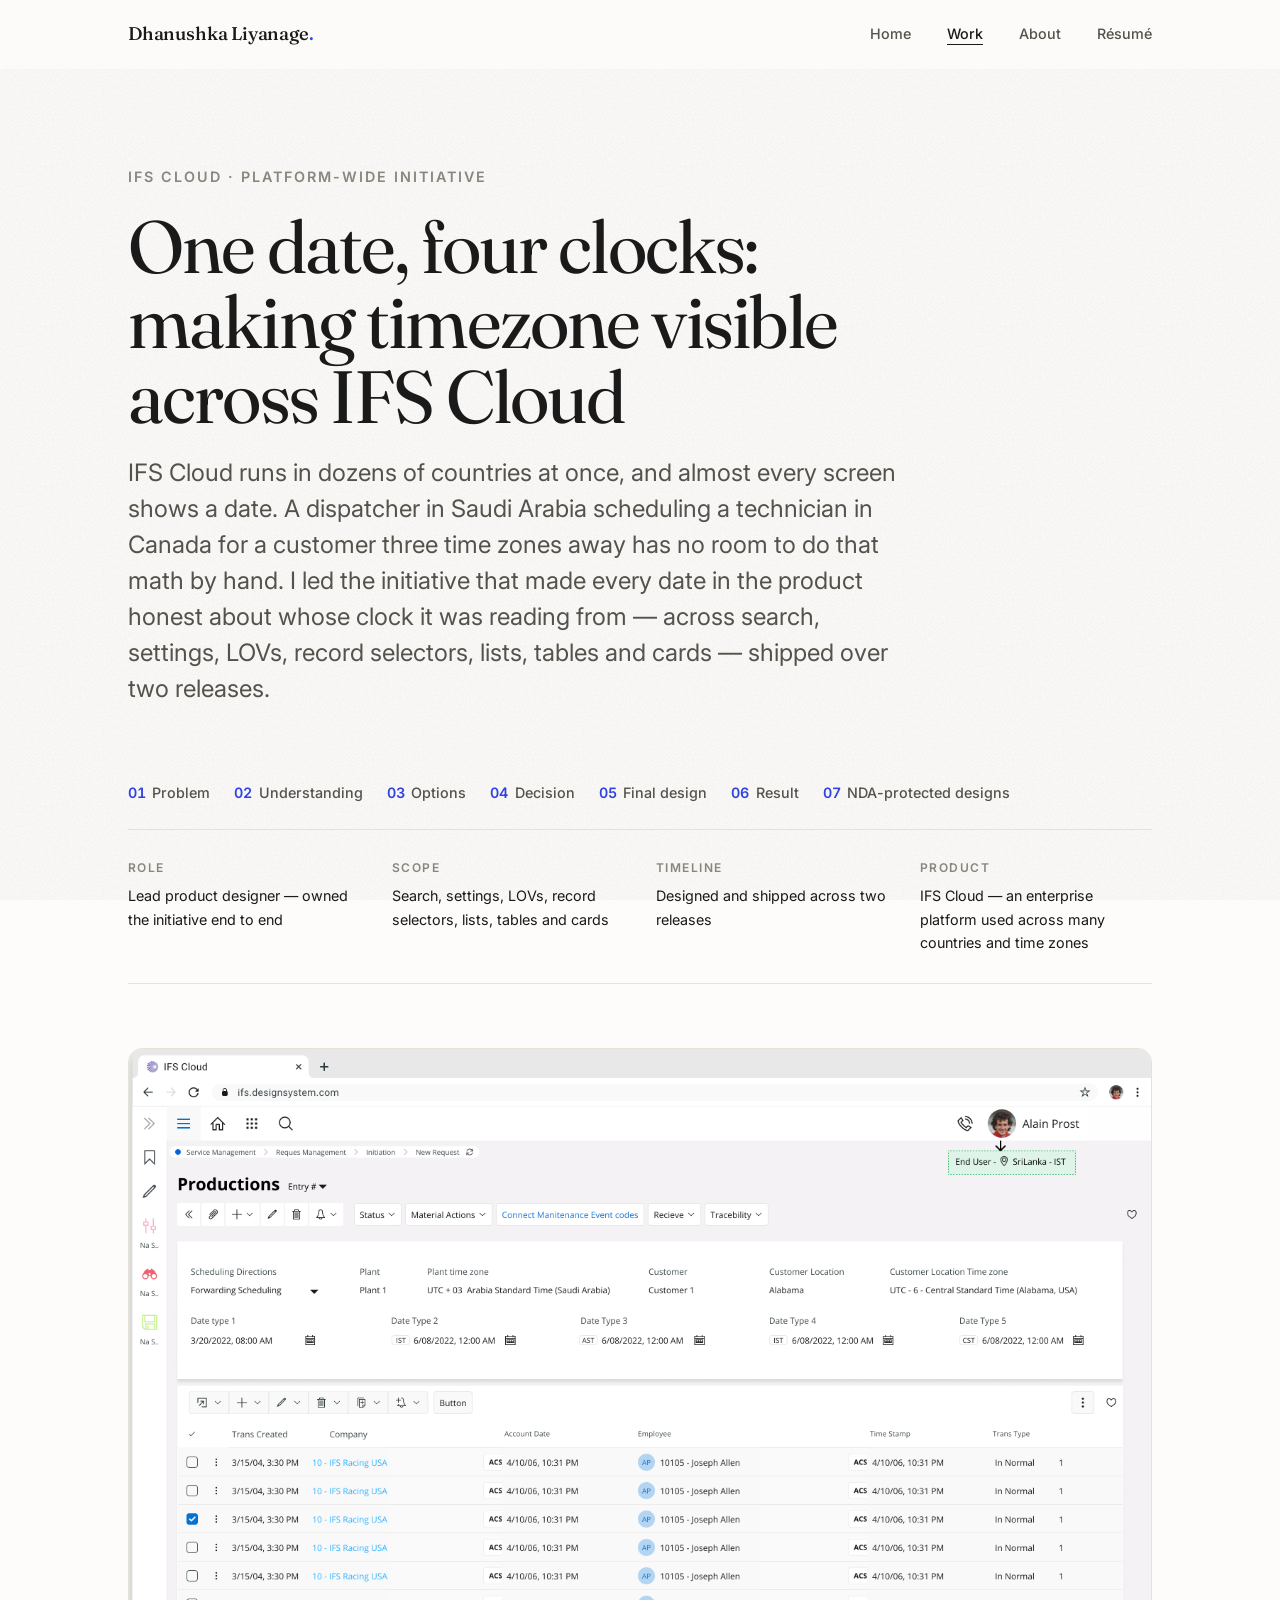
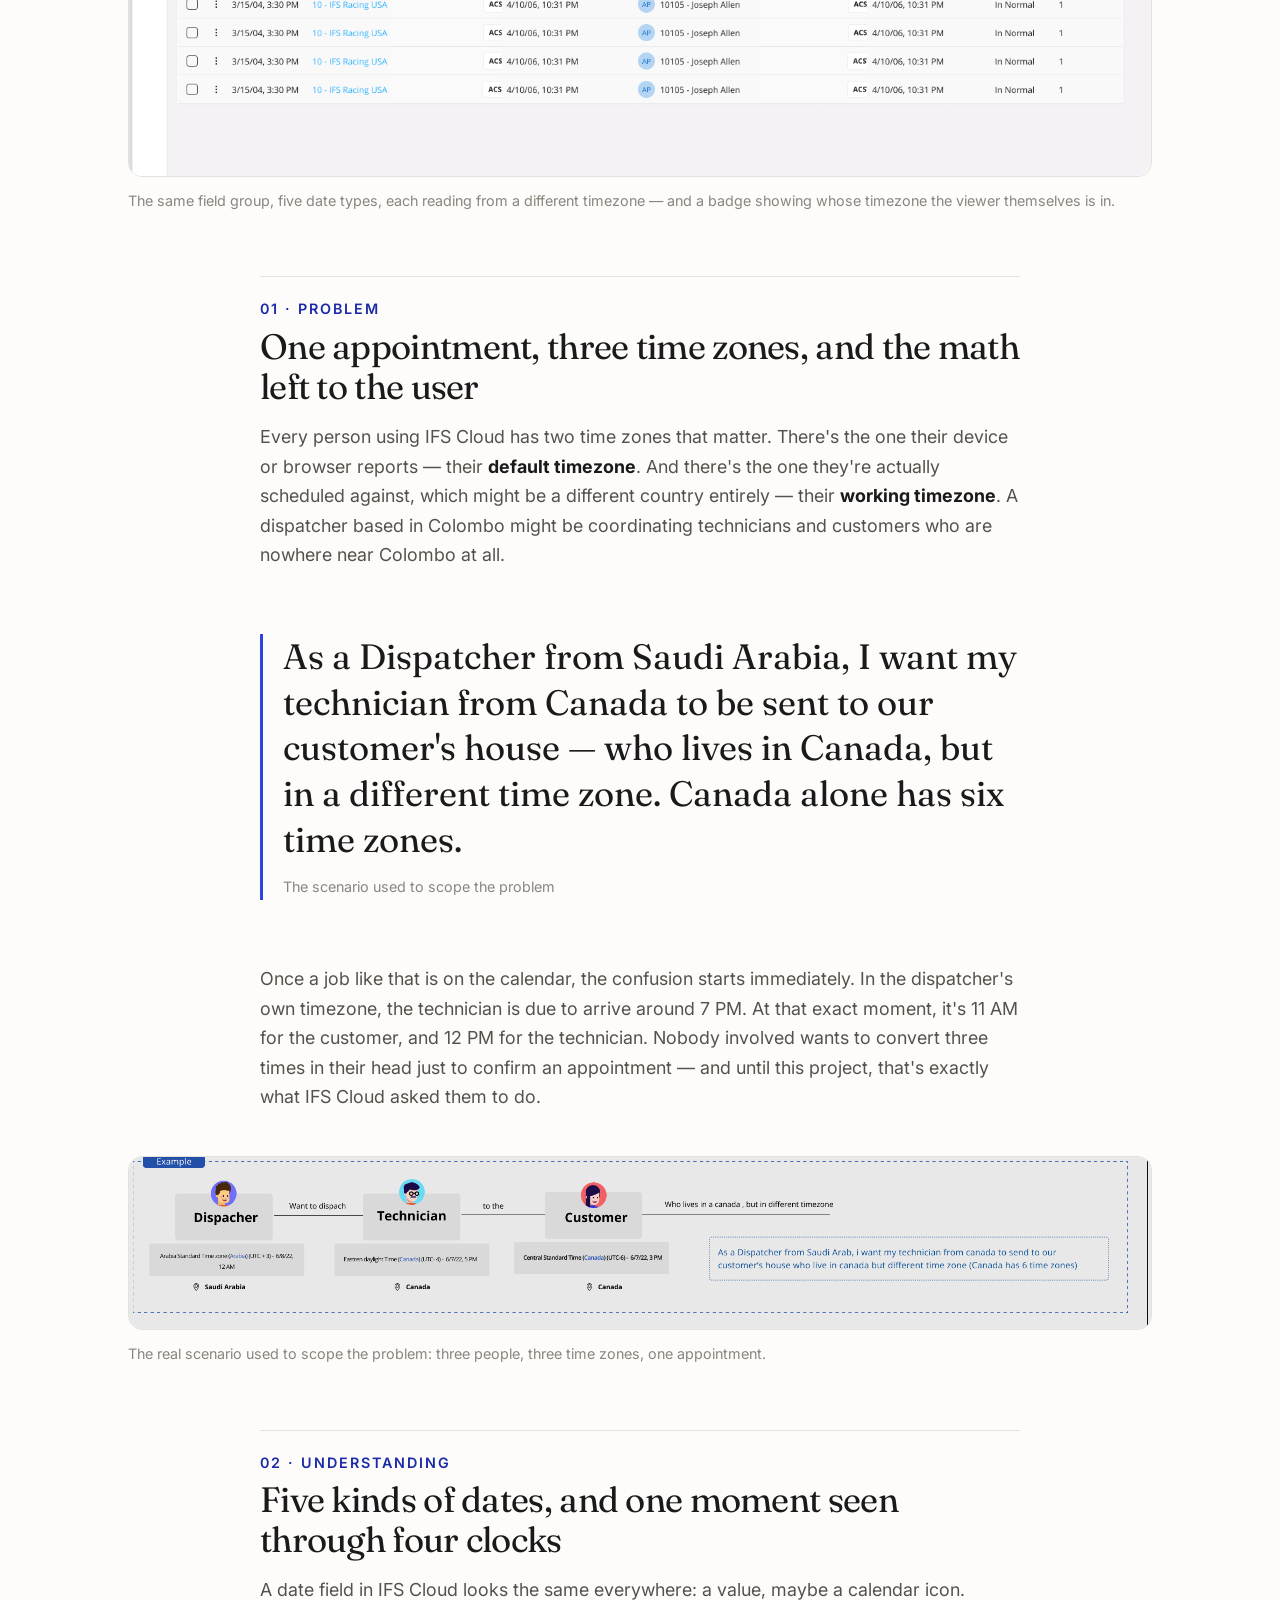
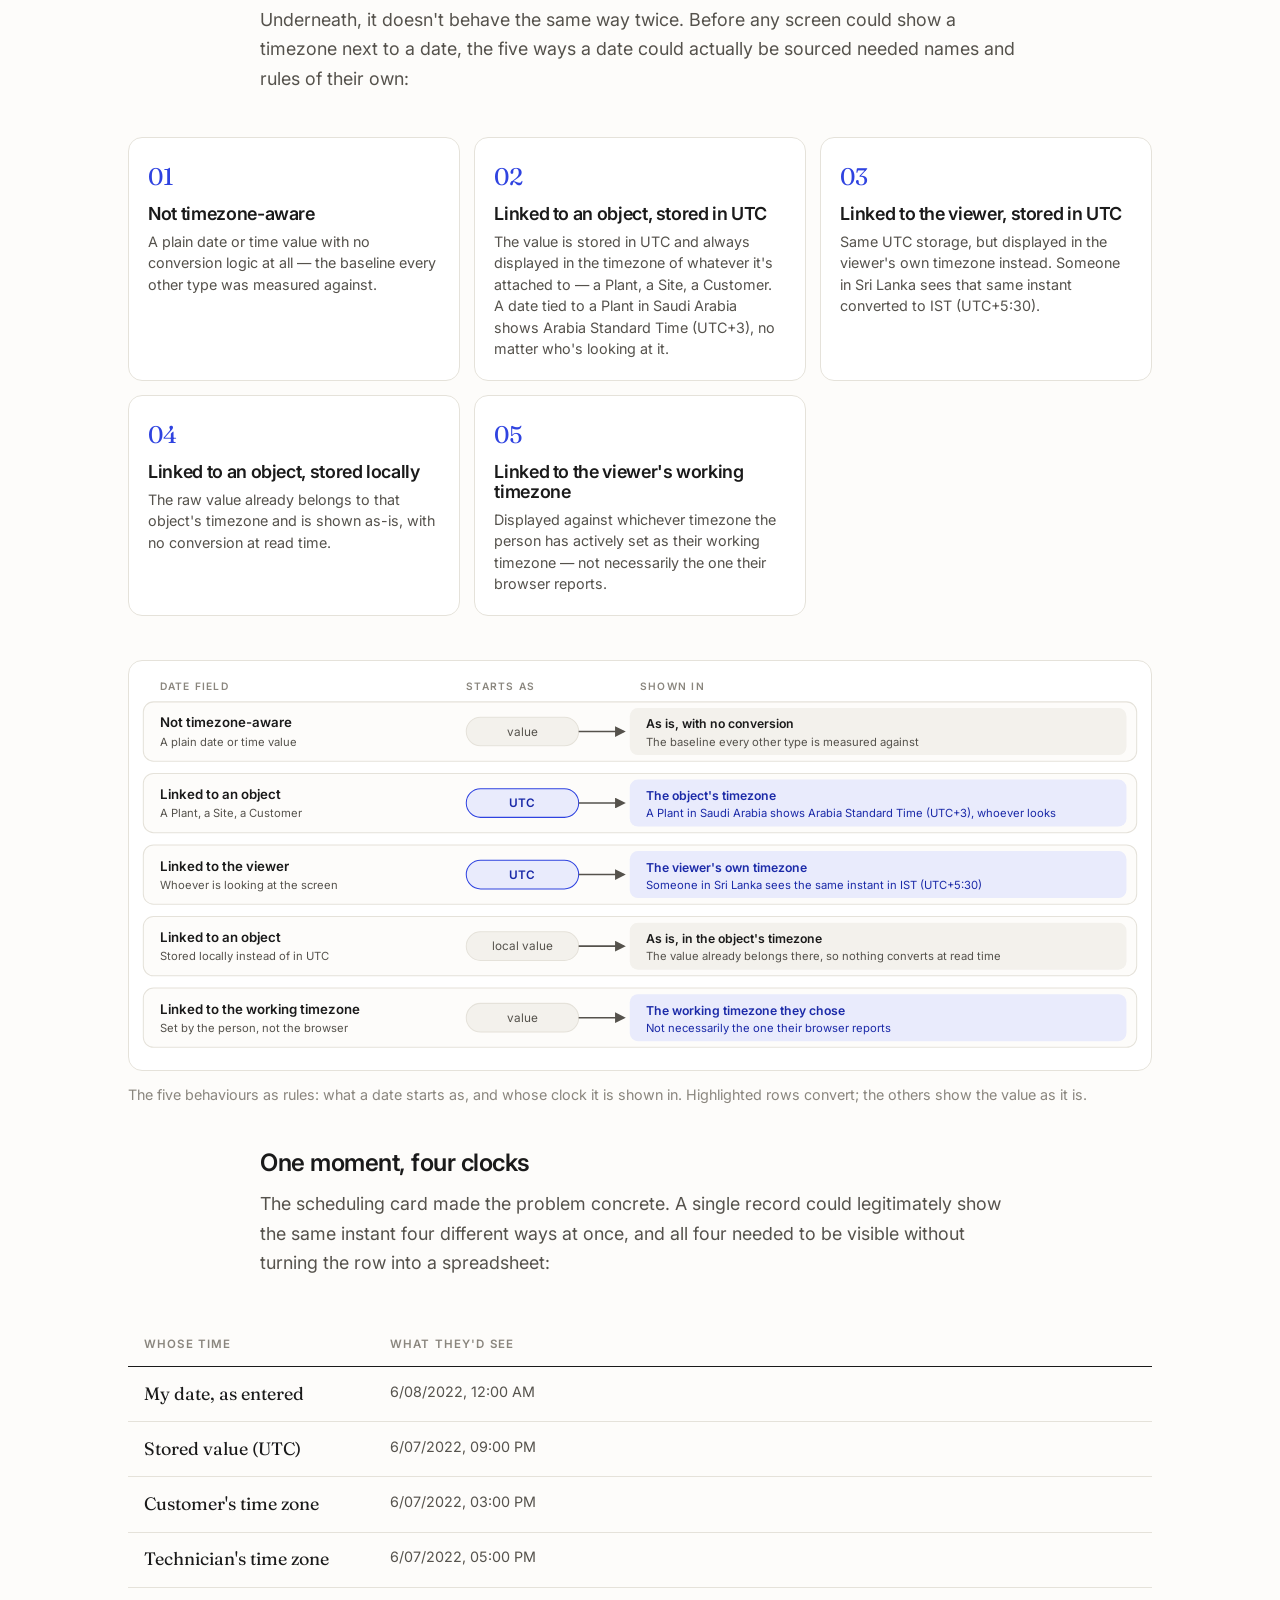
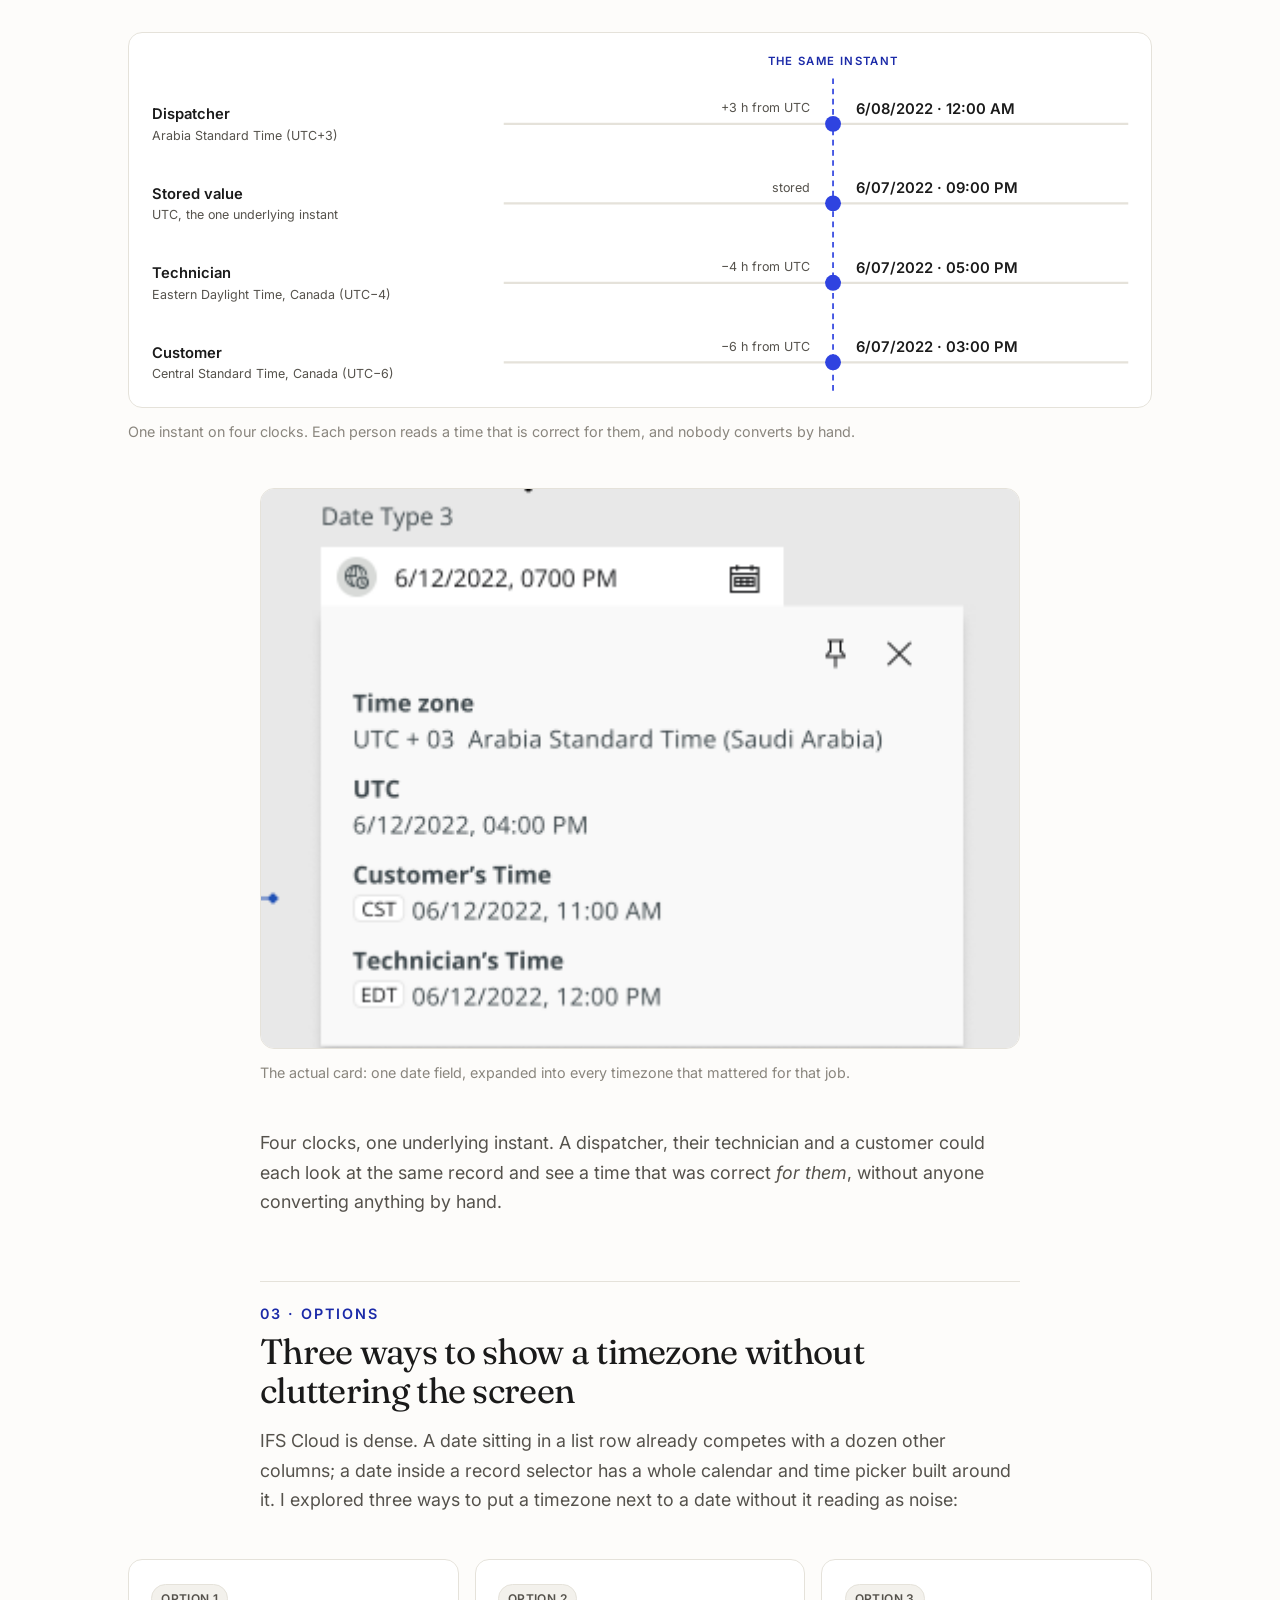
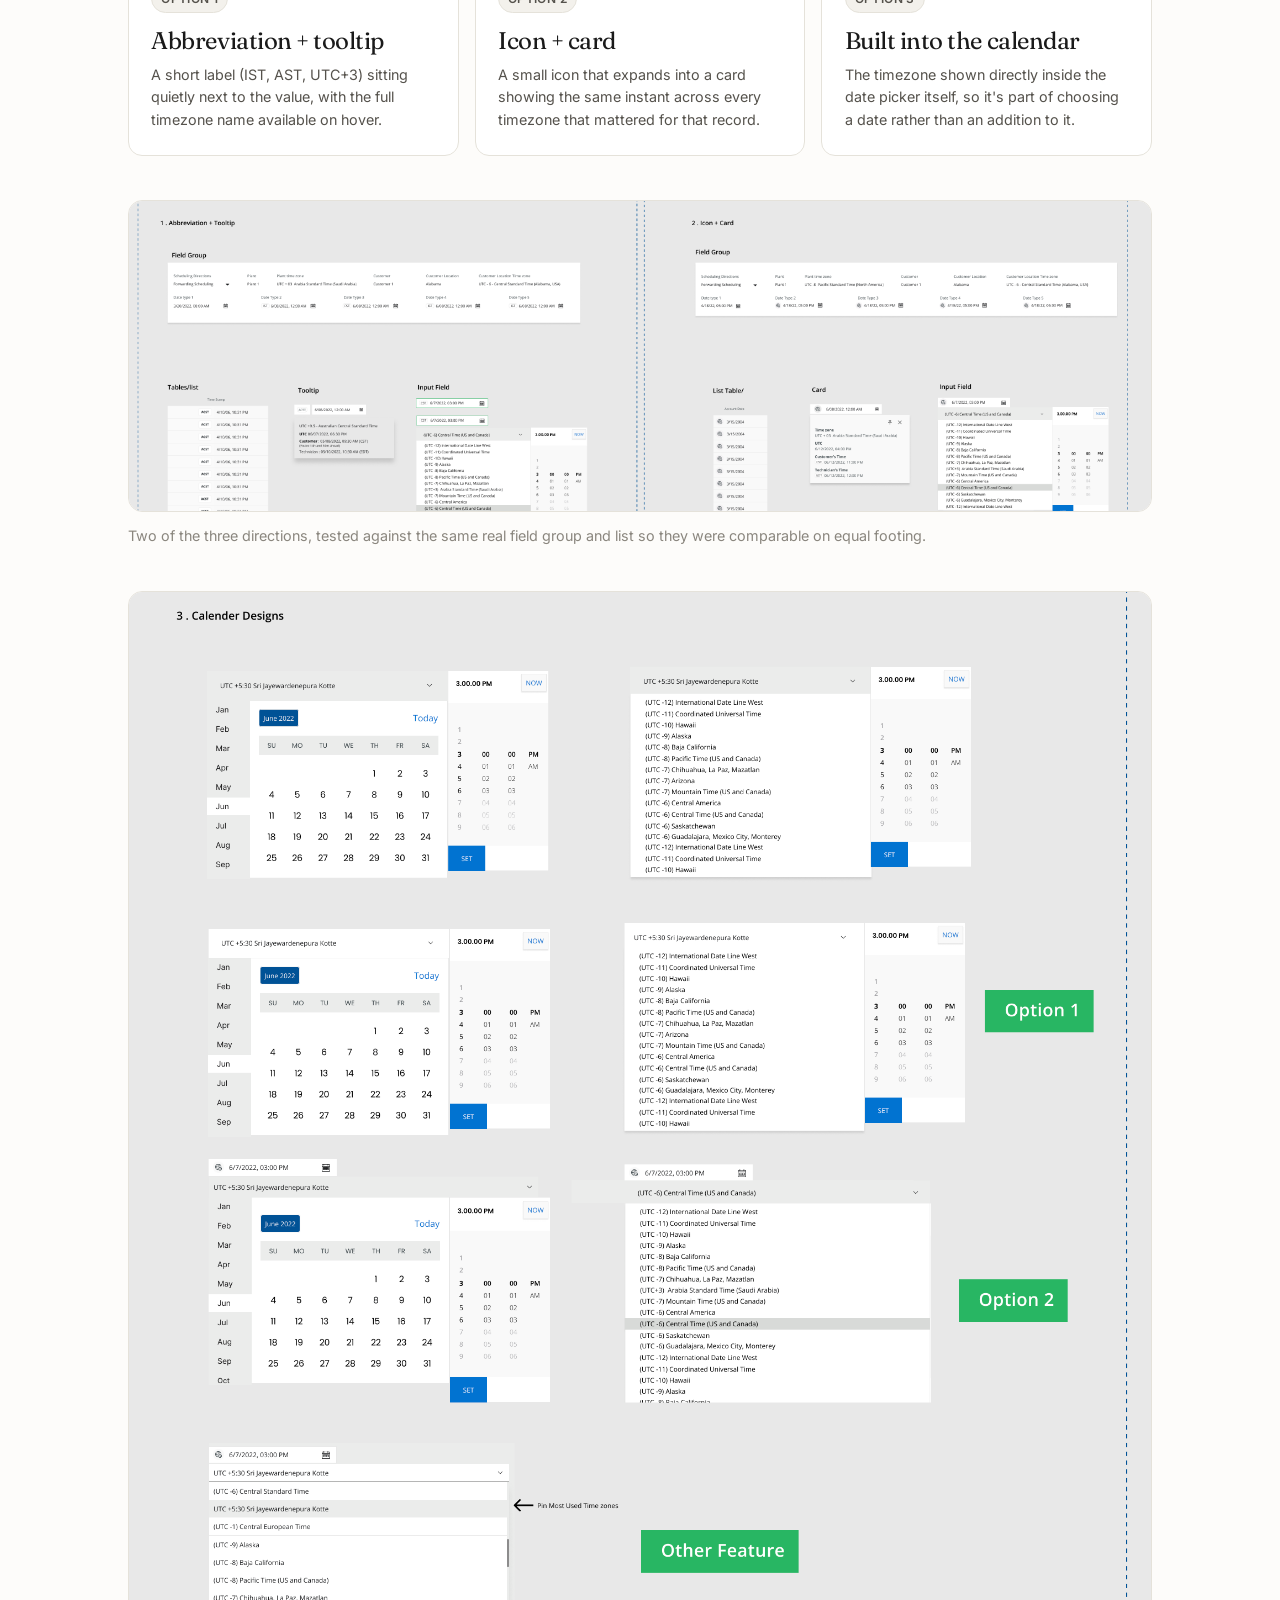
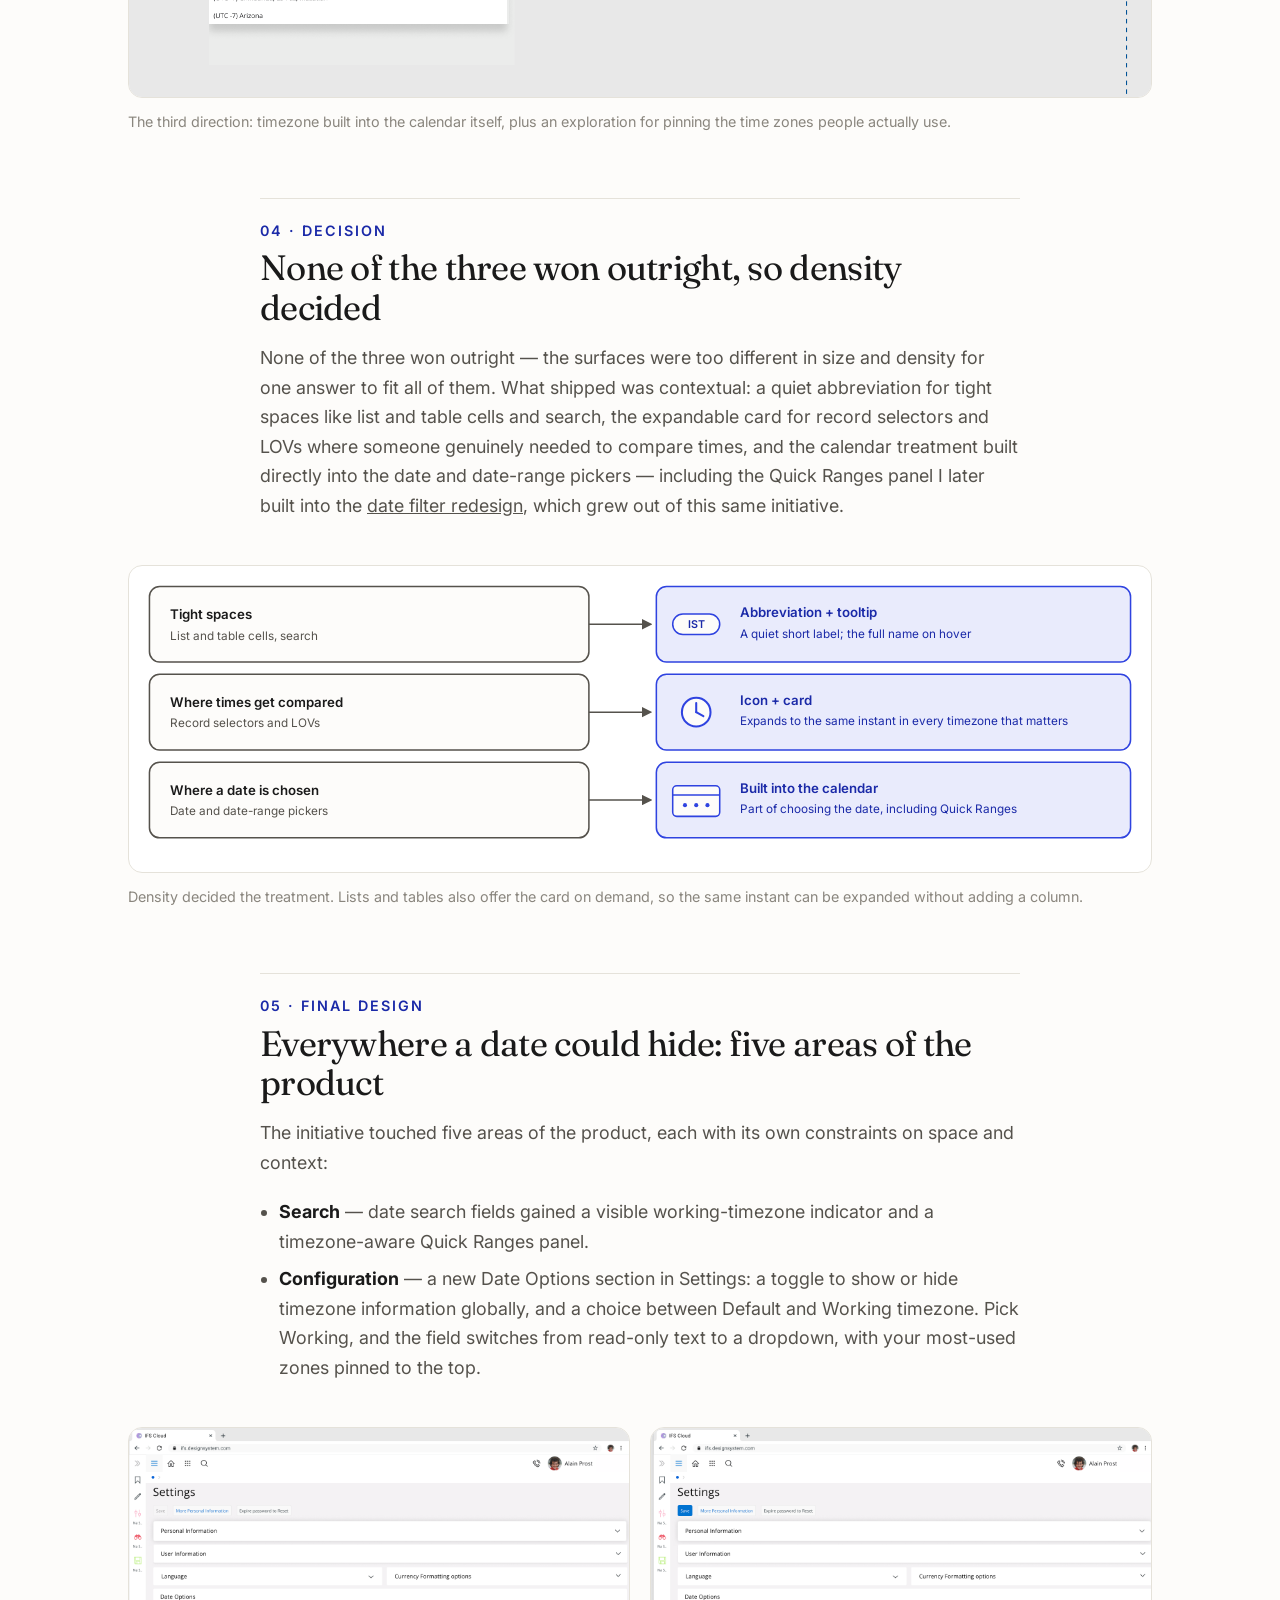
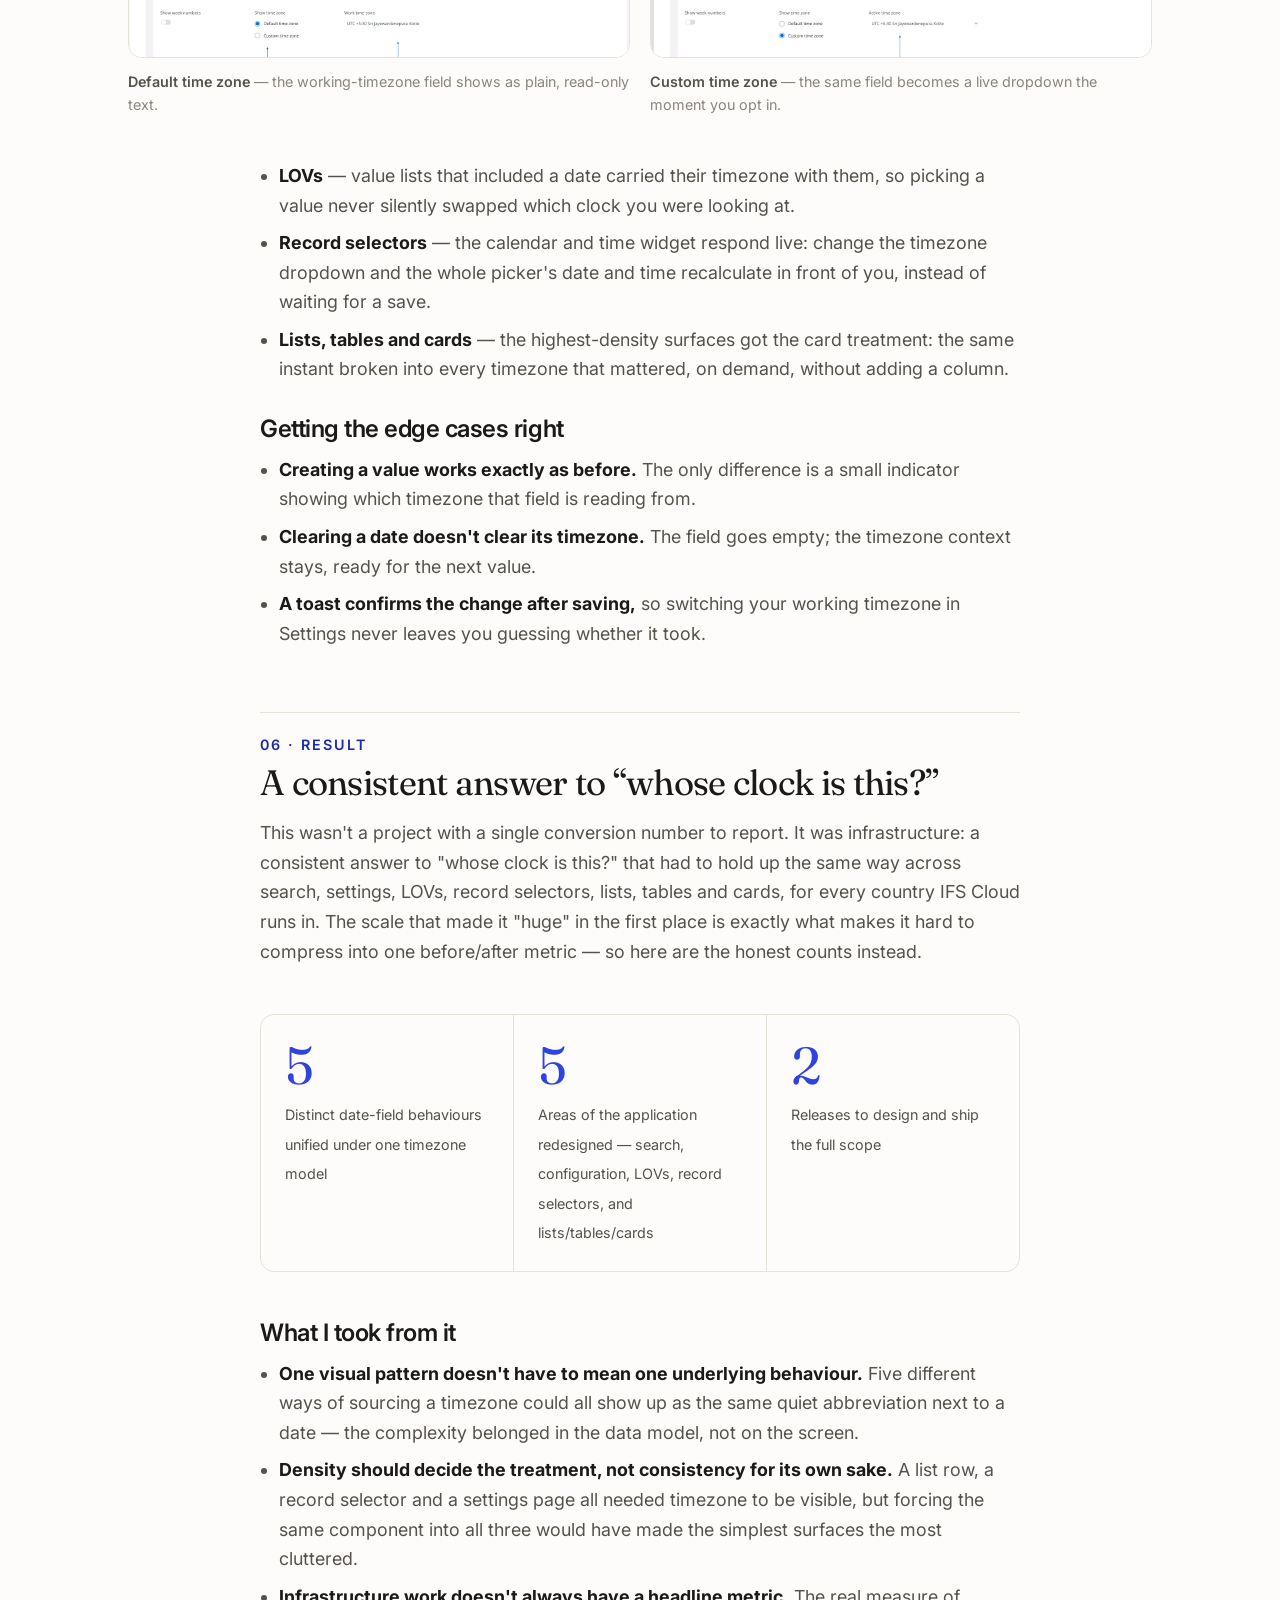
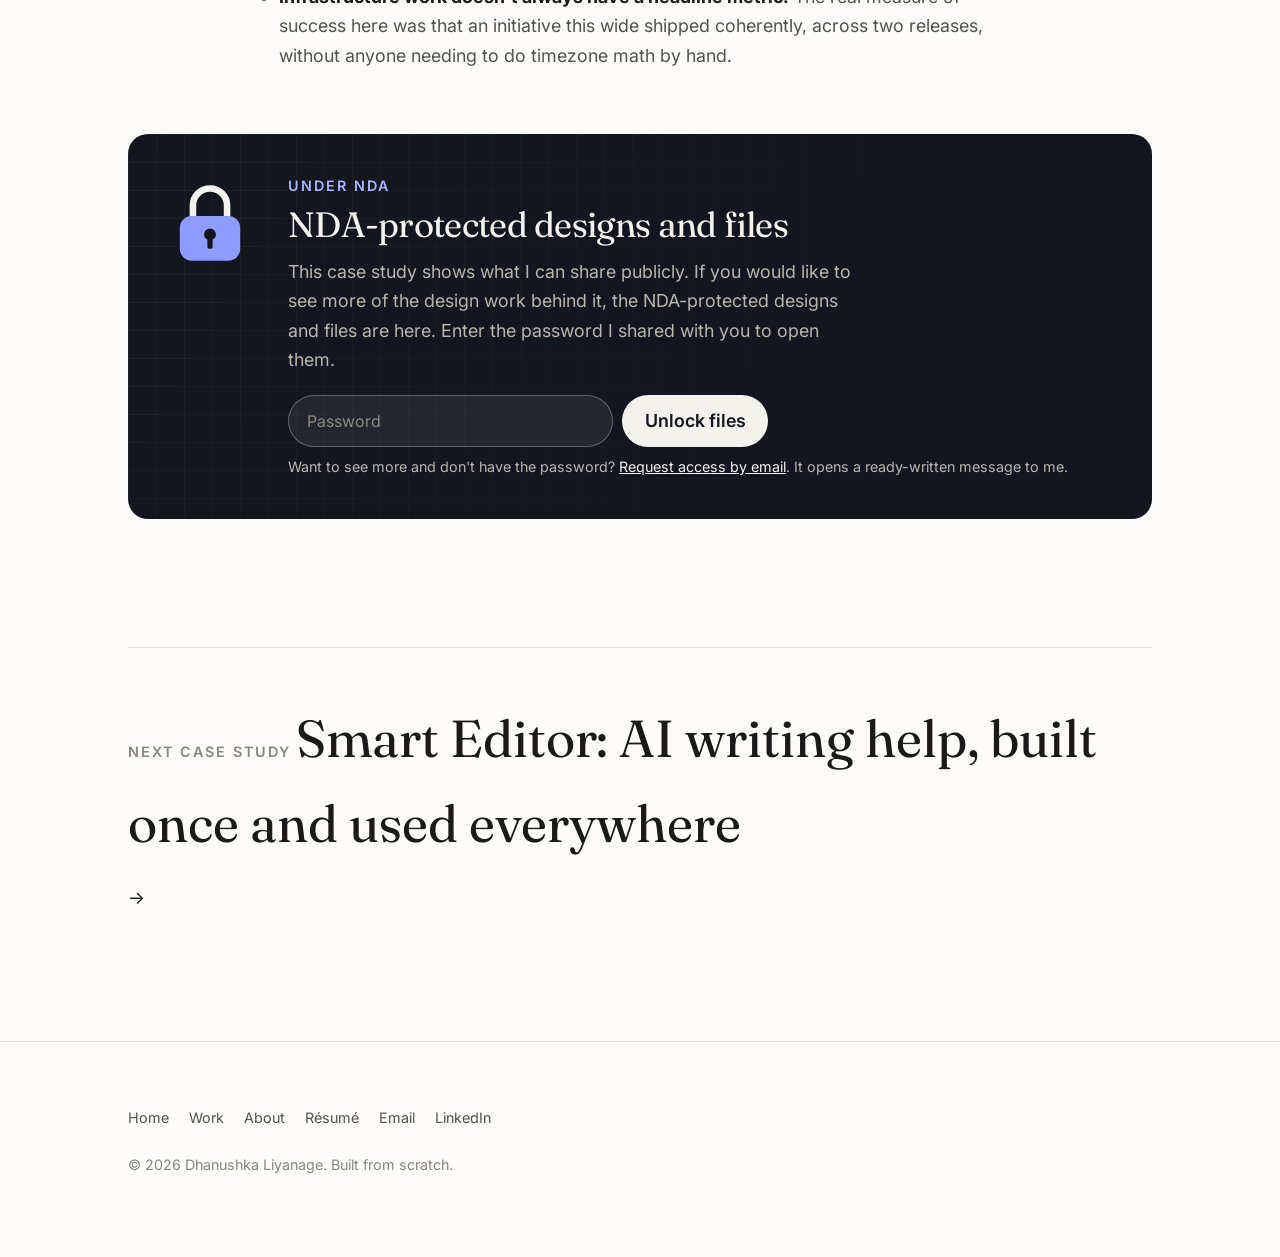
<file: case-studies/timezone-awareness.html>
<!DOCTYPE html>
<html lang="en">
<head>
  <meta charset="UTF-8" />
  <script>document.documentElement.className="js";</script>
  <meta name="viewport" content="width=device-width, initial-scale=1" />
  <title>One date, four clocks — Dhanushka Liyanage</title>
  <meta name="description" content="Case study: leading the organisation-wide initiative that made every date in IFS Cloud honest about whose timezone it was showing — across search, settings, LOVs, record selectors, lists, tables and cards, shipped over two releases." />

  <link rel="preconnect" href="https://fonts.googleapis.com" />
  <link rel="preconnect" href="https://fonts.gstatic.com" crossorigin />
  <link href="https://fonts.googleapis.com/css2?family=Fraunces:ital,opsz,wght@0,9..144,400;0,9..144,500;1,9..144,400&family=Inter:wght@400;500;600&display=swap" rel="stylesheet" />
  <link rel="stylesheet" href="../assets/css/style.css?v=33" />
  <link rel="icon" href="data:image/svg+xml,%3Csvg xmlns='http://www.w3.org/2000/svg' viewBox='0 0 100 100'%3E%3Crect width='100' height='100' rx='20' fill='%232F43E0'/%3E%3Ctext x='50' y='68' font-size='60' text-anchor='middle' fill='white' font-family='Georgia,serif'%3EY%3C/text%3E%3C/svg%3E" />
</head>
<body>
  <a class="skip-link" href="#main">Skip to content</a>

  <header class="site-header">
    <div class="container">
      <a class="brand" href="../index.html">Dhanushka&nbsp;Liyanage<span class="dot">.</span></a>
      <button class="nav-toggle" aria-expanded="false" aria-controls="nav">Menu</button>
      <nav class="nav" id="nav" aria-label="Primary">
        <a href="../index.html">Home</a>
        <a href="../work.html" aria-current="page">Work</a>
        <a href="../about.html">About</a>
        <a href="../assets/resume.pdf">Résumé</a>
      </nav>
    </div>
  </header>

  <main id="main">
    <article>
      <header class="cs-header">
        <div class="container">
          <p class="eyebrow reveal">IFS Cloud · Platform-wide initiative</p>
          <h1 class="reveal">One date, four clocks: making timezone visible across IFS Cloud</h1>
          <p class="dek reveal">IFS Cloud runs in dozens of countries at once, and almost every screen shows a date. A dispatcher in Saudi Arabia scheduling a technician in Canada for a customer three time zones away has no room to do that math by hand. I led the initiative that made every date in the product honest about whose clock it was reading from — across search, settings, LOVs, record selectors, lists, tables and cards — shipped over two releases.</p>
        </div>
      </header>

      <div class="container">
        <nav class="cs-toc reveal" aria-label="On this page">
          <a href="#problem"><span>01</span>Problem</a>
          <a href="#model"><span>02</span>Understanding</a>
          <a href="#options"><span>03</span>Options</a>
          <a href="#decision"><span>04</span>Decision</a>
          <a href="#design"><span>05</span>Final design</a>
          <a href="#result"><span>06</span>Result</a>
          <a href="#files"><span>07</span>NDA-protected designs</a>
        </nav>

        <dl class="cs-meta reveal">
          <div><dt>Role</dt><dd>Lead product designer — owned the initiative end to end</dd></div>
          <div><dt>Scope</dt><dd>Search, settings, LOVs, record selectors, lists, tables and cards</dd></div>
          <div><dt>Timeline</dt><dd>Designed and shipped across two releases</dd></div>
          <div><dt>Product</dt><dd>IFS Cloud — an enterprise platform used across many countries and time zones</dd></div>
        </dl>

        <figure class="cs-hero figure-wide shot reveal">
          <img src="../assets/img/timezone-awareness/productions-list-datetypes.png" alt="A Productions screen in IFS Cloud showing a field group with Scheduling Directions, Plant, Plant time zone (UTC+03 Arabia Standard Time), Customer, Customer Location and Customer Location Time zone (UTC-6 Central Standard Time, Alabama), plus five Date type fields each carrying its own timezone abbreviation. The top-right corner reads 'End User - Sri Lanka - IST'." width="1440" height="1024" />
          <figcaption>The same field group, five date types, each reading from a different timezone — and a badge showing whose timezone the viewer themselves is in.</figcaption>
        </figure>
      </div>

      <div class="container">
        <div class="prose">

          <h2 class="reveal" id="problem"><span class="cs-step">01 · Problem</span>One appointment, three time zones, and the math left to the user</h2>
          <p class="reveal">Every person using IFS Cloud has two time zones that matter. There's the one their device or browser reports — their <strong>default timezone</strong>. And there's the one they're actually scheduled against, which might be a different country entirely — their <strong>working timezone</strong>. A dispatcher based in Colombo might be coordinating technicians and customers who are nowhere near Colombo at all.</p>

          <div class="pullquote reveal">
            <p>As a Dispatcher from Saudi Arabia, I want my technician from Canada to be sent to our customer's house — who lives in Canada, but in a different time zone. Canada alone has six time zones.</p>
            <cite>The scenario used to scope the problem</cite>
          </div>

          <p class="reveal">Once a job like that is on the calendar, the confusion starts immediately. In the dispatcher's own timezone, the technician is due to arrive around 7 PM. At that exact moment, it's 11 AM for the customer, and 12 PM for the technician. Nobody involved wants to convert three times in their head just to confirm an appointment — and until this project, that's exactly what IFS Cloud asked them to do.</p>
        </div>

        <div class="wide reveal">
          <figure class="shot">
            <img src="../assets/img/timezone-awareness/dispatcher-scenario.png" alt="Diagram: a Dispatcher in Saudi Arabia wants to dispatch a Technician to a Customer, who lives in Canada but in a different timezone. Three cards show Arabia Standard Time (UTC+3), 6/8/22 12 AM for the Dispatcher; Eastern Daylight Time Canada (UTC-4), 6/7/22 5 PM for the Technician; Central Standard Time Canada (UTC-6), 6/7/22 3 PM for the Customer." width="1900" height="320" loading="lazy" />
            <figcaption>The real scenario used to scope the problem: three people, three time zones, one appointment.</figcaption>
          </figure>
        </div>

        <div class="prose">
          <h2 class="reveal" id="model"><span class="cs-step">02 · Understanding</span>Five kinds of dates, and one moment seen through four clocks</h2>
          <p class="reveal">A date field in IFS Cloud looks the same everywhere: a value, maybe a calendar icon. Underneath, it doesn't behave the same way twice. Before any screen could show a timezone next to a date, the five ways a date could actually be sourced needed names and rules of their own:</p>
        </div>

        <div class="wide reveal">
          <div class="bias-grid">
            <div class="bias-card"><h4>Not timezone-aware</h4><p>A plain date or time value with no conversion logic at all — the baseline every other type was measured against.</p></div>
            <div class="bias-card"><h4>Linked to an object, stored in UTC</h4><p>The value is stored in UTC and always displayed in the timezone of whatever it's attached to — a Plant, a Site, a Customer. A date tied to a Plant in Saudi Arabia shows Arabia Standard Time (UTC+3), no matter who's looking at it.</p></div>
            <div class="bias-card"><h4>Linked to the viewer, stored in UTC</h4><p>Same UTC storage, but displayed in the viewer's own timezone instead. Someone in Sri Lanka sees that same instant converted to IST (UTC+5:30).</p></div>
            <div class="bias-card"><h4>Linked to an object, stored locally</h4><p>The raw value already belongs to that object's timezone and is shown as-is, with no conversion at read time.</p></div>
            <div class="bias-card"><h4>Linked to the viewer's working timezone</h4><p>Displayed against whichever timezone the person has actively set as their working timezone — not necessarily the one their browser reports.</p></div>
          </div>
        </div>

        <div class="wide reveal">
          <figure class="shot">
            <svg class="diagram" viewBox="0 0 1000 400" role="img" aria-label="How each of the five date types is displayed. Not timezone-aware: shown as is. Linked to an object and stored in UTC: shown in the object's timezone, for example a Plant in Saudi Arabia shows Arabia Standard Time, UTC plus 3. Linked to the viewer and stored in UTC: shown in the viewer's timezone, for example IST for someone in Sri Lanka. Linked to an object and stored locally: shown as is, already in the object's timezone. Linked to the working timezone: shown in the timezone the person set as their working timezone." xmlns="http://www.w3.org/2000/svg">
              <defs>
                <marker id="arrT1" viewBox="0 0 10 10" refX="8" refY="5" markerWidth="7" markerHeight="7" orient="auto-start-reverse"><path d="M0,0 L10,5 L0,10 z" fill="var(--text-soft)" /></marker>
              </defs>
              <g font-family="Inter, sans-serif">
                <text x="30" y="28" font-size="10" font-weight="600" letter-spacing="1.2" fill="var(--text-faint)">DATE FIELD</text>
                <text x="330" y="28" font-size="10" font-weight="600" letter-spacing="1.2" fill="var(--text-faint)">STARTS AS</text>
                <text x="500" y="28" font-size="10" font-weight="600" letter-spacing="1.2" fill="var(--text-faint)">SHOWN IN</text>

                <rect x="14" y="40" width="972" height="58" rx="10" fill="var(--bg)" stroke="var(--border)" />
                <text x="30" y="65" font-size="13" font-weight="600" fill="var(--text)">Not timezone-aware</text><text x="30" y="83" font-size="11" fill="var(--text-soft)">A plain date or time value</text>
                <rect x="330" y="55" width="110" height="28" rx="14" fill="var(--bg-sunken)" stroke="var(--border)" /><text x="385" y="73" font-size="11.5" fill="var(--text-soft)" text-anchor="middle">value</text>
                <line x1="440" y1="69" x2="484" y2="69" stroke="var(--text-soft)" stroke-width="1.5" marker-end="url(#arrT1)" />
                <rect x="490" y="46" width="486" height="46" rx="8" fill="var(--bg-sunken)" /><text x="506" y="66" font-size="12" font-weight="600" fill="var(--text)">As is, with no conversion</text><text x="506" y="83" font-size="11" fill="var(--text-soft)">The baseline every other type is measured against</text>

                <rect x="14" y="110" width="972" height="58" rx="10" fill="var(--bg)" stroke="var(--border)" />
                <text x="30" y="135" font-size="13" font-weight="600" fill="var(--text)">Linked to an object</text><text x="30" y="153" font-size="11" fill="var(--text-soft)">A Plant, a Site, a Customer</text>
                <rect x="330" y="125" width="110" height="28" rx="14" fill="var(--accent-soft)" stroke="var(--accent)" /><text x="385" y="143" font-size="11.5" font-weight="600" fill="var(--accent-text)" text-anchor="middle">UTC</text>
                <line x1="440" y1="139" x2="484" y2="139" stroke="var(--text-soft)" stroke-width="1.5" marker-end="url(#arrT1)" />
                <rect x="490" y="116" width="486" height="46" rx="8" fill="var(--accent-soft)" /><text x="506" y="136" font-size="12" font-weight="600" fill="var(--accent-text)">The object's timezone</text><text x="506" y="153" font-size="11" fill="var(--accent-text)">A Plant in Saudi Arabia shows Arabia Standard Time (UTC+3), whoever looks</text>

                <rect x="14" y="180" width="972" height="58" rx="10" fill="var(--bg)" stroke="var(--border)" />
                <text x="30" y="205" font-size="13" font-weight="600" fill="var(--text)">Linked to the viewer</text><text x="30" y="223" font-size="11" fill="var(--text-soft)">Whoever is looking at the screen</text>
                <rect x="330" y="195" width="110" height="28" rx="14" fill="var(--accent-soft)" stroke="var(--accent)" /><text x="385" y="213" font-size="11.5" font-weight="600" fill="var(--accent-text)" text-anchor="middle">UTC</text>
                <line x1="440" y1="209" x2="484" y2="209" stroke="var(--text-soft)" stroke-width="1.5" marker-end="url(#arrT1)" />
                <rect x="490" y="186" width="486" height="46" rx="8" fill="var(--accent-soft)" /><text x="506" y="206" font-size="12" font-weight="600" fill="var(--accent-text)">The viewer's own timezone</text><text x="506" y="223" font-size="11" fill="var(--accent-text)">Someone in Sri Lanka sees the same instant in IST (UTC+5:30)</text>

                <rect x="14" y="250" width="972" height="58" rx="10" fill="var(--bg)" stroke="var(--border)" />
                <text x="30" y="275" font-size="13" font-weight="600" fill="var(--text)">Linked to an object</text><text x="30" y="293" font-size="11" fill="var(--text-soft)">Stored locally instead of in UTC</text>
                <rect x="330" y="265" width="110" height="28" rx="14" fill="var(--bg-sunken)" stroke="var(--border)" /><text x="385" y="283" font-size="11.5" fill="var(--text-soft)" text-anchor="middle">local value</text>
                <line x1="440" y1="279" x2="484" y2="279" stroke="var(--text-soft)" stroke-width="1.5" marker-end="url(#arrT1)" />
                <rect x="490" y="256" width="486" height="46" rx="8" fill="var(--bg-sunken)" /><text x="506" y="276" font-size="12" font-weight="600" fill="var(--text)">As is, in the object's timezone</text><text x="506" y="293" font-size="11" fill="var(--text-soft)">The value already belongs there, so nothing converts at read time</text>

                <rect x="14" y="320" width="972" height="58" rx="10" fill="var(--bg)" stroke="var(--border)" />
                <text x="30" y="345" font-size="13" font-weight="600" fill="var(--text)">Linked to the working timezone</text><text x="30" y="363" font-size="11" fill="var(--text-soft)">Set by the person, not the browser</text>
                <rect x="330" y="335" width="110" height="28" rx="14" fill="var(--bg-sunken)" stroke="var(--border)" /><text x="385" y="353" font-size="11.5" fill="var(--text-soft)" text-anchor="middle">value</text>
                <line x1="440" y1="349" x2="484" y2="349" stroke="var(--text-soft)" stroke-width="1.5" marker-end="url(#arrT1)" />
                <rect x="490" y="326" width="486" height="46" rx="8" fill="var(--accent-soft)" /><text x="506" y="346" font-size="12" font-weight="600" fill="var(--accent-text)">The working timezone they chose</text><text x="506" y="363" font-size="11" fill="var(--accent-text)">Not necessarily the one their browser reports</text>
              </g>
            </svg>
            <figcaption>The five behaviours as rules: what a date starts as, and whose clock it is shown in. Highlighted rows convert; the others show the value as it is.</figcaption>
          </figure>
        </div>

        <div class="prose">
          <h3 class="reveal">One moment, four clocks</h3>
          <p class="reveal">The scheduling card made the problem concrete. A single record could legitimately show the same instant four different ways at once, and all four needed to be visible without turning the row into a spreadsheet:</p>
        </div>

        <div class="wide reveal">
          <div class="compare-scroll">
            <table class="compare">
              <thead>
                <tr><th scope="col">Whose time</th><th scope="col">What they'd see</th></tr>
              </thead>
              <tbody>
                <tr><th scope="row">My date, as entered</th><td>6/08/2022, 12:00 AM</td></tr>
                <tr><th scope="row">Stored value (UTC)</th><td>6/07/2022, 09:00 PM</td></tr>
                <tr><th scope="row">Customer's time zone</th><td>6/07/2022, 03:00 PM</td></tr>
                <tr><th scope="row">Technician's time zone</th><td>6/07/2022, 05:00 PM</td></tr>
              </tbody>
            </table>
          </div>
        </div>

        <div class="wide reveal">
          <figure class="shot">
            <svg class="diagram" viewBox="0 0 900 330" role="img" aria-label="One instant shown on four clocks. The stored value is 9:00 PM on 6/07 in UTC. The same instant is 12:00 AM on 6/08 for the dispatcher in Arabia Standard Time, UTC plus 3; 5:00 PM on 6/07 for the technician in Eastern Daylight Time, UTC minus 4; and 3:00 PM on 6/07 for the customer in Central Standard Time, UTC minus 6." xmlns="http://www.w3.org/2000/svg">
              <g font-family="Inter, sans-serif">
                <text x="620" y="28" font-size="10" font-weight="600" letter-spacing="1.2" fill="var(--accent-text)" text-anchor="middle">THE SAME INSTANT</text>
                <line x1="330" y1="80" x2="880" y2="80" stroke="var(--border)" stroke-width="2" />
                <line x1="330" y1="150" x2="880" y2="150" stroke="var(--border)" stroke-width="2" />
                <line x1="330" y1="220" x2="880" y2="220" stroke="var(--border)" stroke-width="2" />
                <line x1="330" y1="290" x2="880" y2="290" stroke="var(--border)" stroke-width="2" />
                <line x1="620" y1="40" x2="620" y2="316" stroke="var(--accent)" stroke-width="1.5" stroke-dasharray="5 4" />

                <text x="20" y="76" font-size="13" font-weight="600" fill="var(--text)">Dispatcher</text><text x="20" y="94" font-size="11" fill="var(--text-soft)">Arabia Standard Time (UTC+3)</text>
                <text x="20" y="146" font-size="13" font-weight="600" fill="var(--text)">Stored value</text><text x="20" y="164" font-size="11" fill="var(--text-soft)">UTC, the one underlying instant</text>
                <text x="20" y="216" font-size="13" font-weight="600" fill="var(--text)">Technician</text><text x="20" y="234" font-size="11" fill="var(--text-soft)">Eastern Daylight Time, Canada (UTC−4)</text>
                <text x="20" y="286" font-size="13" font-weight="600" fill="var(--text)">Customer</text><text x="20" y="304" font-size="11" fill="var(--text-soft)">Central Standard Time, Canada (UTC−6)</text>

                <text x="600" y="70" font-size="11" fill="var(--text-soft)" text-anchor="end">+3 h from UTC</text>
                <text x="600" y="140" font-size="11" fill="var(--text-soft)" text-anchor="end">stored</text>
                <text x="600" y="210" font-size="11" fill="var(--text-soft)" text-anchor="end">−4 h from UTC</text>
                <text x="600" y="280" font-size="11" fill="var(--text-soft)" text-anchor="end">−6 h from UTC</text>

                <circle cx="620" cy="80" r="7" fill="var(--accent)" /><circle cx="620" cy="150" r="7" fill="var(--accent)" /><circle cx="620" cy="220" r="7" fill="var(--accent)" /><circle cx="620" cy="290" r="7" fill="var(--accent)" />

                <text x="640" y="71" font-size="13" font-weight="600" fill="var(--text)">6/08/2022 · 12:00 AM</text>
                <text x="640" y="141" font-size="13" font-weight="600" fill="var(--text)">6/07/2022 · 09:00 PM</text>
                <text x="640" y="211" font-size="13" font-weight="600" fill="var(--text)">6/07/2022 · 05:00 PM</text>
                <text x="640" y="281" font-size="13" font-weight="600" fill="var(--text)">6/07/2022 · 03:00 PM</text>
              </g>
            </svg>
            <figcaption>One instant on four clocks. Each person reads a time that is correct for them, and nobody converts by hand.</figcaption>
          </figure>
        </div>

        <div class="prose">
          <figure class="shot reveal">
            <img src="../assets/img/timezone-awareness/four-clocks-card.png" alt="The expanded timezone card for a date field: Time zone UTC+03 Arabia Standard Time (Saudi Arabia); UTC 6/12/2022, 04:00 PM; Customer's Time CST 06/12/2022, 11:00 AM; Technician's Time EDT 06/12/2022, 12:00 PM." width="380" height="280" loading="lazy" />
            <figcaption>The actual card: one date field, expanded into every timezone that mattered for that job.</figcaption>
          </figure>

          <p class="reveal">Four clocks, one underlying instant. A dispatcher, their technician and a customer could each look at the same record and see a time that was correct <em>for them</em>, without anyone converting anything by hand.</p>

          <h2 class="reveal" id="options"><span class="cs-step">03 · Options</span>Three ways to show a timezone without cluttering the screen</h2>
          <p class="reveal">IFS Cloud is dense. A date sitting in a list row already competes with a dozen other columns; a date inside a record selector has a whole calendar and time picker built around it. I explored three ways to put a timezone next to a date without it reading as noise:</p>
        </div>

        <div class="wide reveal">
          <div class="options">
            <div class="option">
              <span class="tag">Option 1</span>
              <h4>Abbreviation + tooltip</h4>
              <p>A short label (IST, AST, UTC+3) sitting quietly next to the value, with the full timezone name available on hover.</p>
            </div>
            <div class="option">
              <span class="tag">Option 2</span>
              <h4>Icon + card</h4>
              <p>A small icon that expands into a card showing the same instant across every timezone that mattered for that record.</p>
            </div>
            <div class="option">
              <span class="tag">Option 3</span>
              <h4>Built into the calendar</h4>
              <p>The timezone shown directly inside the date picker itself, so it's part of choosing a date rather than an addition to it.</p>
            </div>
          </div>
        </div>

        <div class="wide reveal">
          <figure class="shot">
            <img src="../assets/img/timezone-awareness/design-options.png" alt="Two design directions compared, each with the same Field Group, Tables/list, and Input Field examples. Option 1, Abbreviation + Tooltip: a short timezone code sits next to the value, with a full tooltip on hover. Option 2, Icon + Card: a clock icon expands into a card listing List Table, Card and Input Field views." width="3300" height="1000" loading="lazy" />
            <figcaption>Two of the three directions, tested against the same real field group and list so they were comparable on equal footing.</figcaption>
          </figure>
        </div>

        <div class="wide reveal">
          <figure class="shot">
            <img src="../assets/img/timezone-awareness/calendar-design-options.png" alt="Calendar Designs: two options for a date and time picker with a timezone dropdown built in, one showing a simple label, the other showing the full list of timezones with the current one highlighted. A third exploration, Other Feature, pins the most-used time zones to the top of that list." width="1850" height="2000" loading="lazy" />
            <figcaption>The third direction: timezone built into the calendar itself, plus an exploration for pinning the time zones people actually use.</figcaption>
          </figure>
        </div>

        <div class="prose">
          <h2 class="reveal" id="decision"><span class="cs-step">04 · Decision</span>None of the three won outright, so density decided</h2>
          <p class="reveal">None of the three won outright — the surfaces were too different in size and density for one answer to fit all of them. What shipped was contextual: a quiet abbreviation for tight spaces like list and table cells and search, the expandable card for record selectors and LOVs where someone genuinely needed to compare times, and the calendar treatment built directly into the date and date-range pickers — including the Quick Ranges panel I later built into the <a href="date-filter-redesign.html">date filter redesign</a>, which grew out of this same initiative.</p>
        </div>

        <div class="wide reveal">
          <figure class="shot">
            <svg class="diagram" viewBox="0 0 1000 300" role="img" aria-label="Which treatment shipped where. Tight spaces such as list and table cells and search use an abbreviation with a tooltip. Record selectors and LOVs, where times get compared, use an icon that expands to a card. Date and date-range pickers have the timezone built into the calendar." xmlns="http://www.w3.org/2000/svg">
              <defs>
                <marker id="arrT3" viewBox="0 0 10 10" refX="8" refY="5" markerWidth="7" markerHeight="7" orient="auto-start-reverse"><path d="M0,0 L10,5 L0,10 z" fill="var(--text-soft)" /></marker>
              </defs>
              <g font-family="Inter, sans-serif">
                <rect x="20" y="20" width="430" height="74" rx="10" fill="var(--bg)" stroke="var(--text-soft)" stroke-width="1.5" />
                <text x="40" y="52" font-size="13" font-weight="600" fill="var(--text)">Tight spaces</text><text x="40" y="72" font-size="11.5" fill="var(--text-soft)">List and table cells, search</text>
                <line x1="450" y1="57" x2="510" y2="57" stroke="var(--text-soft)" stroke-width="1.5" marker-end="url(#arrT3)" />
                <rect x="516" y="20" width="464" height="74" rx="10" fill="var(--accent-soft)" stroke="var(--accent)" stroke-width="1.5" />
                <rect x="532" y="47" width="46" height="20" rx="10" fill="var(--bg)" stroke="var(--accent)" stroke-width="1.5" /><text x="555" y="61" font-size="10.5" font-weight="600" fill="var(--accent-text)" text-anchor="middle">IST</text>
                <text x="598" y="50" font-size="13" font-weight="600" fill="var(--accent-text)">Abbreviation + tooltip</text><text x="598" y="70" font-size="11.5" fill="var(--accent-text)">A quiet short label; the full name on hover</text>

                <rect x="20" y="106" width="430" height="74" rx="10" fill="var(--bg)" stroke="var(--text-soft)" stroke-width="1.5" />
                <text x="40" y="138" font-size="13" font-weight="600" fill="var(--text)">Where times get compared</text><text x="40" y="158" font-size="11.5" fill="var(--text-soft)">Record selectors and LOVs</text>
                <line x1="450" y1="143" x2="510" y2="143" stroke="var(--text-soft)" stroke-width="1.5" marker-end="url(#arrT3)" />
                <rect x="516" y="106" width="464" height="74" rx="10" fill="var(--accent-soft)" stroke="var(--accent)" stroke-width="1.5" />
                <circle cx="555" cy="143" r="14" fill="var(--bg)" stroke="var(--accent)" stroke-width="2" /><line x1="555" y1="143" x2="555" y2="134" stroke="var(--accent)" stroke-width="2" stroke-linecap="round" /><line x1="555" y1="143" x2="562" y2="147" stroke="var(--accent)" stroke-width="2" stroke-linecap="round" />
                <text x="598" y="136" font-size="13" font-weight="600" fill="var(--accent-text)">Icon + card</text><text x="598" y="156" font-size="11.5" fill="var(--accent-text)">Expands to the same instant in every timezone that matters</text>

                <rect x="20" y="192" width="430" height="74" rx="10" fill="var(--bg)" stroke="var(--text-soft)" stroke-width="1.5" />
                <text x="40" y="224" font-size="13" font-weight="600" fill="var(--text)">Where a date is chosen</text><text x="40" y="244" font-size="11.5" fill="var(--text-soft)">Date and date-range pickers</text>
                <line x1="450" y1="229" x2="510" y2="229" stroke="var(--text-soft)" stroke-width="1.5" marker-end="url(#arrT3)" />
                <rect x="516" y="192" width="464" height="74" rx="10" fill="var(--accent-soft)" stroke="var(--accent)" stroke-width="1.5" />
                <rect x="532" y="215" width="46" height="30" rx="4" fill="var(--bg)" stroke="var(--accent)" stroke-width="1.5" /><line x1="532" y1="224" x2="578" y2="224" stroke="var(--accent)" stroke-width="1.5" /><circle cx="544" cy="234" r="2" fill="var(--accent)" /><circle cx="555" cy="234" r="2" fill="var(--accent)" /><circle cx="566" cy="234" r="2" fill="var(--accent)" />
                <text x="598" y="222" font-size="13" font-weight="600" fill="var(--accent-text)">Built into the calendar</text><text x="598" y="242" font-size="11.5" fill="var(--accent-text)">Part of choosing the date, including Quick Ranges</text>
              </g>
            </svg>
            <figcaption>Density decided the treatment. Lists and tables also offer the card on demand, so the same instant can be expanded without adding a column.</figcaption>
          </figure>
        </div>

        <div class="prose">
          <h2 class="reveal" id="design"><span class="cs-step">05 · Final design</span>Everywhere a date could hide: five areas of the product</h2>
          <p class="reveal">The initiative touched five areas of the product, each with its own constraints on space and context:</p>
          <ul class="reveal">
            <li><strong>Search</strong> — date search fields gained a visible working-timezone indicator and a timezone-aware Quick Ranges panel.</li>
            <li><strong>Configuration</strong> — a new Date Options section in Settings: a toggle to show or hide timezone information globally, and a choice between Default and Working timezone. Pick Working, and the field switches from read-only text to a dropdown, with your most-used zones pinned to the top.</li>
          </ul>
        </div>

        <div class="wide reveal">
          <div class="shot-grid">
            <figure class="shot">
              <img src="../assets/img/timezone-awareness/settings-default-radio.png" alt="Settings, Date Options: Show time zone set to Default time zone (radio button selected), with Work time zone shown as static read-only text reading UTC +5:30 Sri Jayewardenepura Kotte." width="1440" height="660" loading="lazy" />
              <figcaption><b>Default time zone</b> — the working-timezone field shows as plain, read-only text.</figcaption>
            </figure>
            <figure class="shot">
              <img src="../assets/img/timezone-awareness/settings-custom-radio.png" alt="Settings, Date Options: Show time zone set to Custom time zone (radio button selected), with Active time zone now shown as an editable dropdown reading UTC +5:30 Sri Jayewardenepura Kotte." width="1440" height="660" loading="lazy" />
              <figcaption><b>Custom time zone</b> — the same field becomes a live dropdown the moment you opt in.</figcaption>
            </figure>
          </div>
        </div>

        <div class="prose">
          <ul class="reveal">
            <li><strong>LOVs</strong> — value lists that included a date carried their timezone with them, so picking a value never silently swapped which clock you were looking at.</li>
            <li><strong>Record selectors</strong> — the calendar and time widget respond live: change the timezone dropdown and the whole picker's date and time recalculate in front of you, instead of waiting for a save.</li>
            <li><strong>Lists, tables and cards</strong> — the highest-density surfaces got the card treatment: the same instant broken into every timezone that mattered, on demand, without adding a column.</li>
          </ul>

          <h3 class="reveal">Getting the edge cases right</h3>
          <ul class="reveal">
            <li><strong>Creating a value works exactly as before.</strong> The only difference is a small indicator showing which timezone that field is reading from.</li>
            <li><strong>Clearing a date doesn't clear its timezone.</strong> The field goes empty; the timezone context stays, ready for the next value.</li>
            <li><strong>A toast confirms the change after saving,</strong> so switching your working timezone in Settings never leaves you guessing whether it took.</li>
          </ul>

          <h2 class="reveal" id="result"><span class="cs-step">06 · Result</span>A consistent answer to “whose clock is this?”</h2>
          <p class="reveal">This wasn't a project with a single conversion number to report. It was infrastructure: a consistent answer to "whose clock is this?" that had to hold up the same way across search, settings, LOVs, record selectors, lists, tables and cards, for every country IFS Cloud runs in. The scale that made it "huge" in the first place is exactly what makes it hard to compress into one before/after metric — so here are the honest counts instead.</p>
          <div class="impact-stats reveal">
            <div class="stat"><b>5</b><span>Distinct date-field behaviours unified under one timezone model</span></div>
            <div class="stat"><b>5</b><span>Areas of the application redesigned — search, configuration, LOVs, record selectors, and lists/tables/cards</span></div>
            <div class="stat"><b>2</b><span>Releases to design and ship the full scope</span></div>
          </div>

          <h3 class="reveal">What I took from it</h3>
          <ul class="reveal">
            <li><strong>One visual pattern doesn't have to mean one underlying behaviour.</strong> Five different ways of sourcing a timezone could all show up as the same quiet abbreviation next to a date — the complexity belonged in the data model, not on the screen.</li>
            <li><strong>Density should decide the treatment, not consistency for its own sake.</strong> A list row, a record selector and a settings page all needed timezone to be visible, but forcing the same component into all three would have made the simplest surfaces the most cluttered.</li>
            <li><strong>Infrastructure work doesn't always have a headline metric.</strong> The real measure of success here was that an initiative this wide shipped coherently, across two releases, without anyone needing to do timezone math by hand.</li>
          </ul>

        </div>

        <section class="vault reveal" id="files" data-vault data-iv="NHMkOBhsj7HvuZS5" data-ct="FxlKB9aAYGig+3x6Ou7vp2IOadVaXIO14AJPSCqUZRJ56tONSQcebNAtf/OIBabDxl6gBorpaa/QRy+GUxXkl8xbHrfUlqHwG2ZBWHgXfPP6b8kJMy0mwo6BEy9xlSvurPvFLq4NsgCDFQOw9G4TPvrkz0P322xI7fo8yPgjfG5zaTWeGVPpRLDobbboQSkEXpXkeUWUVF7ae0iXL+BHSznFBWiclYpE2zc3qhtVrUqrfco44iuekvXstOJzVh099v+NpDXhODh/OClnOzxOPYKm4cdh3t7+AHjksvrjlTdNiprwql38MA9c40NrRsUvH3DVstJKetF8C3Fy4tDcm/NPO5IxTXz+UGoLksLIHaE0toe373qduBV+zmnlB/sK9Spbtyv2+9YggCTUnf/JEEyrYOXhc2fsL6SYkXXqVCyWe37Gj9qBZnw3CattczgisxbmCNYL0McpmrGIHpzRT9cNUzlS+iPffF/svHdEulRygwDoFipeaj9QX75tQsYrT7iDw3H3pc6gF4hORp3VFzEUxRjy5+kkFWZ1ZhsIgZDBCf1WcF3HD0w2/4HiEXTJM8h+mASTGKw17mAwwjup/nhzftA1+CMKDvcr7ONIpw==" aria-labelledby="vault-title">
          <div class="vault__lock" aria-hidden="true">
            <svg viewBox="0 0 64 72" fill="none"><path class="shackle" d="M19 34V24a13 13 0 0 1 26 0v10" stroke="currentColor" stroke-width="5" stroke-linecap="round"/><rect class="body" x="9" y="32" width="46" height="34" rx="9"/><circle class="keyhole" cx="32" cy="46" r="4.5"/><rect class="keyhole" x="30" y="48" width="4" height="9" rx="2"/></svg>
          </div>
          <div class="vault__body">
            <p class="eyebrow">Under NDA</p>
            <h2 id="vault-title">NDA-protected designs and files</h2>
            <p class="vault__intro" aria-live="polite">This case study shows what I can share publicly. If you would like to see more of the design work behind it, the NDA-protected designs and files are here. Enter the password I shared with you to open them.</p>
            <form class="vault__form">
              <label class="visually-hidden" for="vault-pw">Password</label>
              <input id="vault-pw" type="password" placeholder="Password" autocomplete="off" />
              <button type="submit">Unlock files</button>
            </form>
            <p class="vault__status" role="status"></p>
            <p class="vault__hint">Want to see more and don't have the password? <a href="mailto:dhanuliyanage.ux@gmail.com,dhanuliyanage18@gmail.com?subject=Access%20request%3A%20NDA-protected%20designs%20and%20files%20%28Timezone%20awareness%29&amp;body=Hi%20Dhanushka%2C%0D%0A%0D%0AI%27d%20like%20to%20access%20the%20NDA-protected%20designs%20and%20files%20for%20the%20%22Timezone%20awareness%22%20case%20study%20on%20your%20portfolio.%0D%0A%0D%0AName%3A%0D%0ACompany%20%2F%20role%3A%0D%0AWhat%20I%27d%20like%20to%20see%20%28optional%29%3A%0D%0A%0D%0AThank%20you%21">Request access by email</a>. It opens a ready-written message to me.</p>
            <noscript><p class="vault__hint">Unlocking the files needs JavaScript.</p></noscript>
          </div>
          <ul class="vault__files" hidden></ul>
        </section>

        <nav class="next-project reveal" aria-label="Next case study">
          <a href="smart-editor.html">
            <span>
              <span class="eyebrow">Next case study</span>
              <span class="np-title">Smart Editor: AI writing help, built once and used everywhere</span>
            </span>
            <span class="arrow" aria-hidden="true">→</span>
          </a>
        </nav>
      </div>
    </article>
  </main>

  <footer class="site-footer">
    <div class="container">
      <nav class="foot-nav" aria-label="Footer">
        <a href="../index.html">Home</a>
        <a href="../work.html">Work</a>
        <a href="../about.html">About</a>
        <a href="../assets/resume.pdf">Résumé</a>
        <a href="mailto:dhanuliyanage.ux@gmail.com">Email</a>
        <a href="https://www.linkedin.com/">LinkedIn</a>
      </nav>
      <p class="copy">© <span data-year>2026</span> Dhanushka Liyanage. Built from scratch.</p>
    </div>
  </footer>

  <script src="../assets/js/main.js"></script>
  <script src="../assets/js/vault.js"></script>
</body>
</html>
</file>
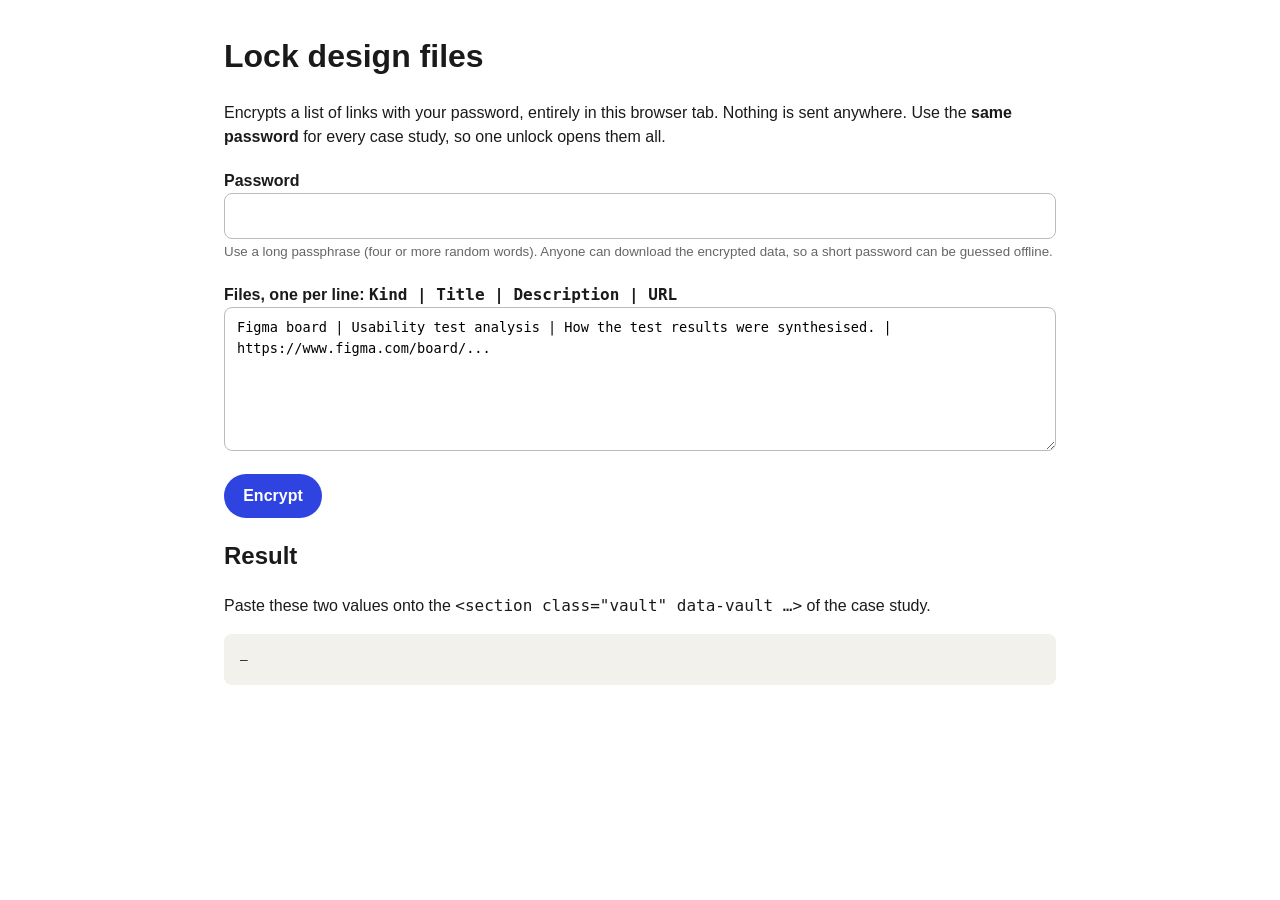
<file: tools/lock.html>
<!DOCTYPE html>
<html lang="en">
<head>
  <meta charset="UTF-8" />
  <meta name="viewport" content="width=device-width, initial-scale=1" />
  <meta name="robots" content="noindex" />
  <title>Lock design files</title>
  <style>
    body { font: 16px/1.5 -apple-system, "Inter", sans-serif; max-width: 52rem; margin: 2rem auto; padding: 0 1.25rem; color: #1a1a1a; }
    label { display: block; font-weight: 600; margin-top: 1.25rem; }
    input, textarea { width: 100%; box-sizing: border-box; font: inherit; padding: .6rem .75rem; border: 1px solid #bbb; border-radius: 8px; }
    textarea { min-height: 9rem; font-family: ui-monospace, monospace; font-size: .85rem; }
    button { font: inherit; font-weight: 600; margin-top: 1rem; padding: .65rem 1.2rem; border: 0; border-radius: 999px; background: #2f43e0; color: #fff; cursor: pointer; }
    pre { background: #f3f1ec; padding: 1rem; border-radius: 8px; overflow: auto; white-space: pre-wrap; word-break: break-all; font-size: .8rem; }
    small { color: #666; }
  </style>
</head>
<body>
  <h1>Lock design files</h1>
  <p>Encrypts a list of links with your password, entirely in this browser tab. Nothing is sent anywhere. Use the <strong>same password</strong> for every case study, so one unlock opens them all.</p>

  <label for="pw">Password</label>
  <input id="pw" type="text" autocomplete="off" />
  <small>Use a long passphrase (four or more random words). Anyone can download the encrypted data, so a short password can be guessed offline.</small>

  <label for="files">Files, one per line: <code>Kind | Title | Description | URL</code></label>
  <textarea id="files" spellcheck="false">Figma board | Usability test analysis | How the test results were synthesised. | https://www.figma.com/board/...</textarea>

  <button id="go">Encrypt</button>

  <h2>Result</h2>
  <p>Paste these two values onto the <code>&lt;section class="vault" data-vault …&gt;</code> of the case study.</p>
  <pre id="out">—</pre>

  <script src="../assets/js/vault.js"></script>
  <script>
    document.getElementById("go").addEventListener("click", function () {
      var pw = document.getElementById("pw").value;
      var files = document.getElementById("files").value.split("\n").map(function (l) { return l.trim(); }).filter(Boolean).map(function (l) {
        var p = l.split("|").map(function (s) { return s.trim(); });
        return { k: p[0], t: p[1], d: p[2], u: p.slice(3).join("|") };
      });
      if (!pw || !files.length) { document.getElementById("out").textContent = "Enter a password and at least one file."; return; }
      Vault.encrypt(pw, files).then(function (r) {
        document.getElementById("out").textContent = 'data-iv="' + r.iv + '" data-ct="' + r.ct + '"';
      });
    });
  </script>
</body>
</html>
</file>
<file: assets/css/style.css>
/* =========================================================
   Portfolio — editorial / minimal
   Inspired in structure by nicolearoberts.com
   Plain CSS, no build step.
   ========================================================= */

/* ---------- Design tokens ---------- */
:root {
  color-scheme: light;

  /* Color — light theme only (matches the reference site) */
  --bg:            #FDFCFA;
  --bg-elevated:   #FFFFFF;
  --bg-sunken:     #F3F1EC;
  --text:          #1A1A1A;
  --text-soft:     #55524C;
  --text-faint:    #8A867E;
  --border:        #E5E2DA;
  --accent:        #2F43E0;
  --accent-soft:   #E9EBFC;
  --accent-text:   #1B2AA8;

  /* Type */
  --font-display: "Fraunces", Georgia, "Times New Roman", serif;
  --font-sans: "Inter", -apple-system, BlinkMacSystemFont, "Segoe UI", Roboto, Helvetica, Arial, sans-serif;

  --step--1: clamp(0.83rem, 0.80rem + 0.12vw, 0.9rem);
  --step-0:  clamp(1rem, 0.96rem + 0.2vw, 1.125rem);
  --step-1:  clamp(1.2rem, 1.1rem + 0.5vw, 1.5rem);
  --step-2:  clamp(1.6rem, 1.4rem + 1vw, 2.25rem);
  --step-3:  clamp(2.1rem, 1.7rem + 2vw, 3.25rem);
  --step-4:  clamp(2.6rem, 1.9rem + 3.4vw, 4.75rem);

  /* Space + layout */
  --container: 1120px;
  --container-narrow: 760px;
  --gutter: clamp(1.25rem, 5vw, 3rem);
  --section-y: clamp(4rem, 10vw, 8rem);
  --radius: 14px;
  --radius-sm: 8px;

  --shadow: 0 1px 2px rgba(20, 18, 14, 0.04), 0 12px 32px -12px rgba(20, 18, 14, 0.12);
}

/* ---------- Reset ---------- */
*, *::before, *::after { box-sizing: border-box; }
html { -webkit-text-size-adjust: 100%; scroll-behavior: smooth; background: var(--bg); }
@media (prefers-reduced-motion: reduce) {
  html { scroll-behavior: auto; }
  *, *::before, *::after { animation-duration: 0.001ms !important; transition-duration: 0.001ms !important; }
}
body {
  margin: 0;
  background: transparent;
  color: var(--text);
  font-family: var(--font-sans);
  font-size: var(--step-0);
  line-height: 1.65;
  font-feature-settings: "kern", "liga";
  -webkit-font-smoothing: antialiased;
  text-rendering: optimizeLegibility;
}
img, svg { display: block; max-width: 100%; }
img { height: auto; } /* keep the aspect ratio when max-width shrinks an image with height="" set */
h1, h2, h3, h4 { line-height: 1.12; font-weight: 600; letter-spacing: -0.02em; }
p { margin: 0 0 1.1em; }
a { color: inherit; }
::selection { background: var(--accent); color: #fff; }

/* ---------- Layout helpers ---------- */
.container {
  width: 100%;
  max-width: var(--container);
  margin-inline: auto;
  padding-inline: var(--gutter);
}
.container.narrow { max-width: var(--container-narrow); }
.section { padding-block: var(--section-y); }
.section + .section, .cs-header + .section { padding-top: 0; }

.eyebrow {
  font-size: var(--step--1);
  letter-spacing: 0.14em;
  text-transform: uppercase;
  color: var(--text-faint);
  font-weight: 600;
  margin: 0 0 1rem;
}

.section-head {
  display: flex;
  align-items: baseline;
  justify-content: space-between;
  gap: 1rem;
  margin-bottom: clamp(2rem, 5vw, 3.5rem);
  border-top: 1px solid var(--border);
  padding-top: 1.25rem;
}
.section-head h2 {
  font-family: var(--font-display);
  font-size: var(--step-2);
  font-weight: 400;
  margin: 0;
}
.section-head .count { color: var(--text-faint); font-size: var(--step--1); font-variant-numeric: tabular-nums; }

/* ---------- Buttons + links ---------- */
.btn {
  --_bg: var(--text);
  --_fg: var(--bg);
  display: inline-flex;
  align-items: center;
  gap: 0.5em;
  padding: 0.85em 1.4em;
  background: var(--_bg);
  color: var(--_fg);
  border: 1px solid var(--_bg);
  border-radius: 999px;
  font-size: var(--step--1);
  font-weight: 600;
  letter-spacing: 0.01em;
  text-decoration: none;
  transition: transform 0.15s ease, opacity 0.15s ease;
}
.btn:hover { transform: translateY(-2px); }
.btn.ghost {
  --_bg: transparent;
  --_fg: var(--text);
  border-color: var(--border);
}
.btn .arrow { transition: transform 0.2s ease; }
.btn:hover .arrow { transform: translateX(3px); }

.text-link {
  display: inline-flex;
  align-items: center;
  gap: 0.4em;
  color: var(--accent-text);
  text-decoration: none;
  font-weight: 600;
  font-size: var(--step--1);
  border-bottom: 1px solid transparent;
  transition: border-color 0.15s ease;
}
.text-link:hover { border-color: currentColor; }
.text-link .arrow { transition: transform 0.2s ease; }
.text-link:hover .arrow { transform: translateX(3px); }

/* ---------- Header / nav ---------- */
.site-header {
  position: sticky;
  top: 0;
  z-index: 50;
  background: color-mix(in srgb, var(--bg) 82%, transparent);
  backdrop-filter: saturate(180%) blur(12px);
  border-bottom: 1px solid transparent;
  transition: border-color 0.2s ease;
}
.site-header.is-stuck { border-bottom-color: var(--border); }
.site-header .container {
  display: flex;
  align-items: center;
  justify-content: space-between;
  min-height: 68px;
}
/* on the home page the hero bleeds to a 1600px stage, not the 1120px reading container —
   widen the header to match so the brand lines up with the hero copy below it */
.is-home .site-header .container { max-width: 1600px; }
.brand {
  font-family: var(--font-display);
  font-size: 1.15rem;
  font-weight: 500;
  text-decoration: none;
  letter-spacing: -0.01em;
}
.brand .dot { color: var(--accent); }

.nav {
  display: flex;
  align-items: center;
  gap: clamp(1rem, 3vw, 2.25rem);
}
.nav a {
  text-decoration: none;
  font-size: var(--step--1);
  font-weight: 500;
  color: var(--text-soft);
  transition: color 0.15s ease;
}
.nav a:hover, .nav a[aria-current="page"] { color: var(--text); }
.nav a[aria-current="page"] { text-decoration: underline; text-underline-offset: 5px; }

.nav-toggle {
  display: none;
  background: none;
  border: 1px solid var(--border);
  border-radius: var(--radius-sm);
  padding: 0.5rem 0.7rem;
  color: var(--text);
  cursor: pointer;
  font-size: var(--step--1);
}

@media (max-width: 640px) {
  .nav-toggle { display: inline-flex; align-items: center; gap: 0.4em; }
  .nav {
    position: absolute;
    top: 100%;
    left: 0;
    right: 0;
    flex-direction: column;
    align-items: stretch;
    gap: 0;
    background: var(--bg-elevated);
    border-bottom: 1px solid var(--border);
    padding: 0.5rem var(--gutter) 1rem;
    box-shadow: var(--shadow);
    display: none;
  }
  .nav.is-open { display: flex; }
  .nav a { padding: 0.75rem 0; border-top: 1px solid var(--border); }
  .nav a:first-child { border-top: none; }
}

/* ---------- Hero (copy column; layout lives in "Interactive character hero" below) ---------- */
.hero .lede {
  font-family: var(--font-display);
  font-weight: 400;
  font-size: clamp(2.3rem, 1rem + 3.1vw, 4.1rem);
  line-height: 1.04;
  letter-spacing: -0.025em;
  margin: 0 0 1.4rem;
}
.hero .lede .accent { color: var(--accent); font-style: italic; }
.hero .sub {
  font-size: var(--step-0);
  color: var(--text-soft);
  max-width: 44ch;
  margin: 0 0 1.6rem;
  line-height: 1.55;
}
.hero .meta-inline {
  display: flex;
  flex-wrap: wrap;
  gap: 0.45rem 1.4rem;
  font-size: var(--step--1);
  color: var(--text-faint);
  margin-bottom: 1.9rem;
}
.hero .meta-inline strong { color: var(--text); font-weight: 600; }
.hero-actions { display: flex; flex-wrap: wrap; gap: 0.75rem; }

/* ---------- Work list ---------- */
.work-list { display: flex; flex-direction: column; }
.work-item {
  display: grid;
  grid-template-columns: minmax(0, 1.05fr) minmax(0, 1fr);
  gap: clamp(1.5rem, 5vw, 4rem);
  align-items: center;
  padding-block: clamp(1.75rem, 4vw, 2.5rem);
  border-top: 1px solid var(--border);
  text-decoration: none;
  color: inherit;
}
.work-item:last-child { border-bottom: 1px solid var(--border); }
.work-item__client {
  font-size: var(--step--1);
  letter-spacing: 0.12em;
  text-transform: uppercase;
  color: var(--text-faint);
  font-weight: 600;
  margin-bottom: 0.6rem;
}
.work-item__title {
  font-family: var(--font-display);
  font-weight: 400;
  font-size: var(--step-2);
  margin: 0 0 0.75rem;
  transition: color 0.15s ease;
}
.work-item:hover .work-item__title { color: var(--accent); }
.work-item__desc { color: var(--text-soft); margin-bottom: 1.1rem; }
.tag-row { display: flex; flex-wrap: wrap; gap: 0.5rem; margin-bottom: 1.25rem; }
.tag {
  font-size: 0.75rem;
  letter-spacing: 0.03em;
  text-transform: uppercase;
  font-weight: 600;
  color: var(--text-soft);
  background: var(--bg-sunken);
  border: 1px solid var(--border);
  border-radius: 999px;
  padding: 0.3em 0.75em;
}
.metric-row {
  display: flex;
  flex-wrap: wrap;
  gap: 1.5rem 2.5rem;
  margin-bottom: 1.25rem;
}
.metric { }
.metric__num {
  font-family: var(--font-display);
  font-size: var(--step-1);
  font-weight: 400;
  color: var(--text);
  font-variant-numeric: tabular-nums;
}
.metric__label { font-size: var(--step--1); color: var(--text-faint); }

/* thumbnail / placeholder media */
.thumb img { width: 100%; }
.thumb {
  border-radius: var(--radius);
  overflow: hidden;
  border: 1px solid var(--border);
  background: var(--bg-sunken);
}
.placeholder {
  position: relative;
  display: grid;
  place-items: center;
  aspect-ratio: 16 / 10;
  background:
    linear-gradient(135deg, var(--accent-soft), transparent 60%),
    repeating-linear-gradient(45deg, transparent 0 14px, color-mix(in srgb, var(--border) 55%, transparent) 14px 15px),
    var(--bg-sunken);
  color: var(--text-faint);
  font-size: var(--step--1);
  letter-spacing: 0.08em;
  text-transform: uppercase;
  font-weight: 600;
}
.placeholder span { background: var(--bg); padding: 0.35em 0.8em; border-radius: 999px; border: 1px solid var(--border); }
.placeholder.tall { aspect-ratio: 4 / 3; }
.placeholder.wide { aspect-ratio: 21 / 9; }

/* about page: intro copy beside a portrait */
.about-hero { padding-block: clamp(3rem, 8vw, 6rem) clamp(1rem, 3vw, 2rem); }
.about-hero__grid {
  display: grid;
  grid-template-columns: minmax(0, 1.3fr) minmax(0, 0.7fr);
  gap: clamp(2rem, 6vw, 4.5rem);
  align-items: center;
}
.about-hero__copy .eyebrow { margin-bottom: 1.25rem; }
.about-hero__copy h1 {
  font-family: var(--font-display);
  font-weight: 400;
  font-size: var(--step-3);
  line-height: 1.06;
  letter-spacing: -0.025em;
  margin: 0 0 1.25rem;
}
.about-hero__copy .dek { font-size: var(--step-1); color: var(--text-soft); max-width: 40ch; line-height: 1.5; margin: 0; }
.about-hero__photo { position: relative; margin: 0; justify-self: end; width: min(100%, 360px); isolation: isolate; }
.about-hero__photo::before {
  content: "";
  position: absolute;
  inset: 16px -16px -16px 16px;
  border-radius: 22px;
  background: var(--accent-soft);
  z-index: -1;
}
.about-hero__photo img { width: 100%; aspect-ratio: 3 / 4; object-fit: cover; border-radius: 20px; display: block; box-shadow: var(--shadow); }
.about-hero__photo figcaption {
  position: absolute;
  left: 14px;
  bottom: 14px;
  margin: 0;
  padding: 0.3rem 0.75rem;
  border-radius: 999px;
  background: rgba(255, 255, 255, 0.88);
  backdrop-filter: blur(6px);
  color: var(--text);
  font-size: 0.78rem;
  font-weight: 600;
  letter-spacing: 0.02em;
}
@media (max-width: 780px) {
  .about-hero__grid { grid-template-columns: 1fr; }
  .about-hero__photo { justify-self: start; width: min(78%, 300px); margin-right: 16px; }
}

/* fun fact card */
.fun-fact {
  display: grid;
  grid-template-columns: minmax(0, 190px) 1fr;
  gap: clamp(1.25rem, 4vw, 2rem);
  align-items: center;
  margin: clamp(2.5rem, 6vw, 4rem) 0;
  padding: clamp(0.9rem, 3vw, 1.25rem);
  border: 1px solid var(--border);
  border-radius: var(--radius);
  background: var(--bg-elevated);
}
.fun-fact img { width: 100%; aspect-ratio: 4 / 5; object-fit: cover; object-position: 50% 60%; border-radius: 10px; display: block; }
.fun-fact .eyebrow { color: var(--accent-text); margin-bottom: 0.5rem; }
.fun-fact p { margin: 0 0 0.6rem; }
.fun-fact__title { font-family: var(--font-display); font-size: var(--step-2); line-height: 1.1; letter-spacing: -0.02em; color: var(--text); }
.fun-fact__eq { display: flex; flex-wrap: wrap; align-items: center; gap: 0.5rem; margin-top: 1.1rem !important; }
.fun-fact__op { color: var(--text-faint); font-weight: 600; }
.chip {
  display: inline-flex;
  align-items: center;
  gap: 0.45rem;
  padding: 0.4rem 0.8rem;
  border: 1px solid var(--border);
  border-radius: 999px;
  background: var(--bg);
  font-size: var(--step--1);
  font-weight: 500;
  color: var(--text);
}
.chip svg { width: 16px; height: 16px; color: var(--accent); flex: none; }
.chip--result { background: var(--accent); border-color: transparent; color: #fff; }
@media (max-width: 560px) {
  .fun-fact { grid-template-columns: 1fr; }
  .fun-fact img { aspect-ratio: 4 / 3; object-position: 50% 55%; }
}

@media (max-width: 780px) {
  .work-item { grid-template-columns: 1fr; }
  .thumb { order: -1; }
}

/* ---------- Strengths grid ---------- */
.grid-4 {
  display: grid;
  grid-template-columns: repeat(4, 1fr);
  gap: 1px;
  background: var(--border);
  border: 1px solid var(--border);
  border-radius: var(--radius);
  overflow: hidden;
}
@media (max-width: 860px) {
  .grid-4 { grid-template-columns: repeat(2, 1fr); }
}
@media (max-width: 520px) {
  .grid-4 { grid-template-columns: 1fr; }
}
.cell {
  background: var(--bg);
  padding: clamp(1.25rem, 3vw, 1.75rem);
}
.cell h3 {
  font-size: var(--step--1);
  margin: 0 0 0.5rem;
  display: flex;
  align-items: center;
  gap: 0.55rem;
}
.cell h3 .ico {
  width: 1.5rem; height: 1.5rem;
  display: grid; place-items: center;
  border-radius: 7px;
  background: var(--accent-soft);
  color: var(--accent-text);
  font-size: 0.8rem;
  flex: none;
}
.cell p { color: var(--text-soft); font-size: 0.83rem; line-height: 1.55; margin: 0; }

/* ---------- Testimonials ---------- */
.quotes { display: grid; grid-template-columns: repeat(auto-fit, minmax(280px, 1fr)); gap: clamp(1.5rem, 4vw, 2.5rem); }
.quote {
  background: var(--bg-elevated);
  border: 1px solid var(--border);
  border-radius: var(--radius);
  padding: clamp(1.5rem, 4vw, 2rem);
}
.quote blockquote {
  margin: 0 0 1.25rem;
  font-size: var(--step-1);
  font-family: var(--font-display);
  font-weight: 400;
  line-height: 1.4;
  letter-spacing: -0.01em;
}
.quote figcaption { font-size: var(--step--1); color: var(--text-faint); display: flex; flex-direction: column; gap: 0.15rem; }
.quote figcaption strong { color: var(--text); font-weight: 600; }
.quote__role { color: var(--text-soft); }
.quote__source {
  display: inline-flex;
  align-items: center;
  gap: 0.4rem;
  margin-top: 0.6rem;
  padding-top: 0.6rem;
  border-top: 1px solid var(--border);
  color: var(--text-faint);
  font-size: 0.78rem;
}
.ico-linkedin { width: 14px; height: 14px; color: #0A66C2; flex: none; }

/* ---------- CTA band ---------- */
.cta {
  text-align: center;
  background: var(--bg-sunken);
  border-radius: var(--radius);
  padding: clamp(2.5rem, 7vw, 5rem) var(--gutter);
}
.cta h2 {
  font-family: var(--font-display);
  font-weight: 400;
  font-size: var(--step-3);
  margin: 0 0 1rem;
}
.cta p { color: var(--text-soft); max-width: 40ch; margin: 0 auto 2rem; }

/* ---------- Footer ---------- */
.site-footer {
  border-top: 1px solid var(--border);
  padding-block: clamp(2.5rem, 6vw, 4rem);
  margin-top: var(--section-y);
}
.site-footer .container {
  display: flex;
  flex-wrap: wrap;
  gap: 1.5rem 2rem;
  align-items: center;
  justify-content: space-between;
}
.site-footer .foot-nav { display: flex; flex-wrap: wrap; gap: 1.25rem; }
.site-footer a { color: var(--text-soft); text-decoration: none; font-size: var(--step--1); }
.site-footer a:hover { color: var(--text); }
.site-footer .copy { font-size: var(--step--1); color: var(--text-faint); width: 100%; }

/* =========================================================
   Case study page
   ========================================================= */
.cs-header { padding-block: clamp(3rem, 8vw, 6rem) clamp(2rem, 5vw, 3rem); }
.cs-header .eyebrow { margin-bottom: 1.25rem; }
.cs-header h1 {
  font-family: var(--font-display);
  font-weight: 400;
  font-size: var(--step-4);
  line-height: 1.02;
  letter-spacing: -0.025em;
  margin: 0 0 1.25rem;
  max-width: 18ch;
}
.cs-header .dek {
  font-size: var(--step-1);
  color: var(--text-soft);
  max-width: 52ch;
  line-height: 1.5;
}

.cs-meta {
  display: grid;
  grid-template-columns: repeat(auto-fit, minmax(180px, 1fr));
  gap: 1.75rem 2rem;
  border-block: 1px solid var(--border);
  padding-block: 1.75rem;
  margin-bottom: clamp(2.5rem, 6vw, 4rem);
}
.cs-meta dt {
  font-size: 0.75rem;
  letter-spacing: 0.12em;
  text-transform: uppercase;
  color: var(--text-faint);
  font-weight: 600;
  margin-bottom: 0.4rem;
}
.cs-meta dd { margin: 0; font-size: var(--step--1); color: var(--text); }

.cs-hero { margin-bottom: clamp(3rem, 8vw, 5rem); }

/* problem → research → options → design → result: on-page nav and step labels */
.cs-toc { display: flex; flex-wrap: wrap; gap: 0.4rem 1.5rem; margin-bottom: 1.5rem; font-size: var(--step--1); }
.cs-toc a { text-decoration: none; color: var(--text-soft); font-weight: 500; }
.cs-toc a span { color: var(--accent); font-weight: 600; margin-right: 0.45em; font-variant-numeric: tabular-nums; }
.cs-toc a:hover { color: var(--text); }
.cs-step {
  display: block;
  font-family: var(--font-sans);
  font-size: var(--step--1);
  font-weight: 600;
  letter-spacing: 0.14em;
  text-transform: uppercase;
  color: var(--accent-text);
  margin-bottom: 0.6rem;
}
.prose h2[id] { scroll-margin-top: 5rem; }

/* hand-drawn explanatory SVG diagrams (inline, themed with the site's tokens) */
.diagram {
  display: block;
  width: 100%;
  height: auto;
  color: var(--text);
  background: var(--bg-elevated);
  border: 1px solid var(--border);
  border-radius: var(--radius);
}
/* on phones, keep diagram text legible: the drawing scrolls sideways, the caption stays put */
@media (max-width: 700px) {
  figure:has(> svg) { overflow-x: auto; -webkit-overflow-scrolling: touch; }
  figure:has(> svg) > svg { width: 680px !important; max-width: none; }
  figure:has(> svg) > figcaption { position: sticky; left: 0; width: calc(100vw - 2 * var(--gutter)); }
}

/* long-form prose */
.prose { max-width: var(--container-narrow); margin-inline: auto; }
.prose h2 {
  font-family: var(--font-display);
  font-weight: 400;
  font-size: var(--step-2);
  margin: clamp(2.5rem, 6vw, 4rem) 0 1rem;
  padding-top: 1.5rem;
  border-top: 1px solid var(--border);
}
.prose h3 {
  font-size: var(--step-1);
  margin: 2rem 0 0.75rem;
}
.prose p, .prose ul, .prose ol { color: var(--text-soft); }
.prose ul, .prose ol { padding-left: 1.2rem; margin: 0 0 1.1em; }
.prose li { margin-bottom: 0.5rem; }
.prose strong { color: var(--text); }
.prose > figure { margin: clamp(2rem, 5vw, 3rem) 0; }

/* figures can break out wider than the prose column */
.figure-wide {
  max-width: var(--container);
  margin-inline: auto;
}
figure { margin: 0; }
figure figcaption {
  font-size: var(--step--1);
  color: var(--text-faint);
  margin-top: 0.75rem;
  text-align: left;
}

.pullquote {
  margin: clamp(2.5rem, 6vw, 4rem) 0;
  padding-left: 1.25rem;
  border-left: 3px solid var(--accent);
}
.pullquote p {
  font-family: var(--font-display);
  font-weight: 400;
  font-size: var(--step-2);
  line-height: 1.3;
  color: var(--text);
  margin: 0 0 0.5rem;
}
.pullquote cite { font-style: normal; font-size: var(--step--1); color: var(--text-faint); }

.impact-stats {
  display: grid;
  grid-template-columns: repeat(auto-fit, minmax(160px, 1fr));
  gap: 1px;
  background: var(--border);
  border: 1px solid var(--border);
  border-radius: var(--radius);
  overflow: hidden;
  margin: clamp(2rem, 5vw, 3rem) 0;
}
.impact-stats .stat { background: var(--bg); padding: 1.5rem; }
.impact-stats .stat b {
  display: block;
  font-family: var(--font-display);
  font-weight: 400;
  font-size: var(--step-3);
  color: var(--accent);
  font-variant-numeric: tabular-nums;
  line-height: 1;
  margin-bottom: 0.5rem;
}
.impact-stats .stat span { font-size: var(--step--1); color: var(--text-soft); }

/* next project */
.next-project {
  border-top: 1px solid var(--border);
  margin-top: var(--section-y);
  padding-top: clamp(2rem, 5vw, 3rem);
}
.next-project a {
  display: flex;
  align-items: baseline;
  justify-content: space-between;
  gap: 1rem;
  flex-wrap: wrap;
  text-decoration: none;
  color: inherit;
}
.next-project .eyebrow { margin: 0; }
.next-project .np-title {
  font-family: var(--font-display);
  font-weight: 400;
  font-size: var(--step-3);
  transition: color 0.15s ease;
}
.next-project a:hover .np-title { color: var(--accent); }

/* ---------- Scroll reveal ---------- */
/* Only hide when JS is available (root gets .js); no-JS users see everything. */
.js .reveal { opacity: 0; transform: translateY(16px); transition: opacity 0.6s ease, transform 0.6s ease; }
.js .reveal.is-visible { opacity: 1; transform: none; }

/* ---------- Utilities ---------- */
.visually-hidden {
  position: absolute; width: 1px; height: 1px;
  padding: 0; margin: -1px; overflow: hidden;
  clip: rect(0 0 0 0); white-space: nowrap; border: 0;
}
.skip-link {
  position: absolute; left: 0.5rem; top: 0.5rem;
  background: var(--text); color: var(--bg);
  padding: 0.6em 1em; border-radius: var(--radius-sm);
  transform: translateY(-150%);
  transition: transform 0.15s ease;
  z-index: 100;
  text-decoration: none;
  font-size: var(--step--1);
}
.skip-link:focus { transform: none; }

:focus-visible { outline: 2px solid var(--accent); outline-offset: 3px; border-radius: 3px; }

/* =========================================================
   Landing accents — creative, minimal
   1. Fine paper grain over the whole page
   2. Oversized outline numerals on the work list
   ========================================================= */

/* 1 — grain: a barely-there texture so the flat off-white has some life */
body::after {
  content: "";
  position: fixed;
  inset: 0;
  z-index: -1;
  pointer-events: none;
  opacity: 0.5;
  background-image: url("data:image/svg+xml,%3Csvg xmlns='http://www.w3.org/2000/svg' width='160' height='160'%3E%3Cfilter id='n'%3E%3CfeTurbulence type='fractalNoise' baseFrequency='0.9' numOctaves='2' stitchTiles='stitch'/%3E%3CfeColorMatrix type='saturate' values='0'/%3E%3C/filter%3E%3Crect width='100%25' height='100%25' filter='url(%23n)' opacity='0.35'/%3E%3C/svg%3E");
}

/* 2 — index numerals */
.work-list { counter-reset: work; }
.work-item__body { counter-increment: work; }
.work-item__body::before {
  content: counter(work, decimal-leading-zero);
  display: block;
  font: 400 clamp(1.75rem, 4vw, 2.5rem) / 1 var(--font-display);
  letter-spacing: 0.02em;
  color: var(--text-faint);
  margin-bottom: 0.9rem;
  transition: color 0.25s ease;
}
@supports ((-webkit-text-stroke: 1px black)) {
  .work-item__body::before {
    color: transparent;
    -webkit-text-stroke: 1px var(--border);
    transition: -webkit-text-stroke-color 0.25s ease, color 0.25s ease;
  }
  .work-item:hover .work-item__body::before {
    -webkit-text-stroke-color: var(--accent);
    color: var(--accent-soft);
  }
}
.work-item__body { transition: transform 0.25s ease; }
.work-item:hover .work-item__body { transform: translateX(6px); }

/* =========================================================
   Hero word rotator — the value proposition, alive
   ========================================================= */
.rotator {
  display: inline-block;
  text-align: left;
  color: var(--accent);
  font-style: italic;
  transition: transform 0.4s cubic-bezier(0.2, 0.7, 0.2, 1), opacity 0.4s ease, filter 0.4s ease;
}
.rotator.is-swapping { transform: translateY(-0.4em); opacity: 0; filter: blur(5px); }
.rotator.is-entering { transform: translateY(0.4em); opacity: 0; filter: blur(5px); transition: none; }

/* =========================================================
   Case study screenshots — exported Figma frames
   ========================================================= */
figure.shot { margin-block: clamp(1.75rem, 4vw, 2.75rem); }
figure.shot img {
  display: block;
  width: 100%;
  height: auto;
  background: #fff;
  border: 1px solid var(--border);
  border-radius: var(--radius);
}

/* =========================================================
   Interactive character hero
   Plain white stage; the character frames fade to white at their edges.
   The animation is drawn to <canvas> by assets/js/hero.js.
   ========================================================= */
.hero.stage {
  --hero-min: clamp(500px, 82svh, 760px);
  --stage-ink: #142036;
  position: relative;
  isolation: isolate;
  overflow: clip;
  padding: 0;
  background: #fff;
}
/* copy on the left, character on the right; she bleeds to the right edge */
.hero__inner {
  display: grid;
  grid-template-columns: minmax(0, 4.5fr) minmax(0, 7.5fr);
  align-items: center;
  column-gap: clamp(0.5rem, 2vw, 2rem);
  max-width: 1600px;
  margin-inline: auto;
  padding-left: var(--gutter);
  min-height: var(--hero-min);
}
.hero__copy {
  position: relative;
  z-index: 2;
  padding-block: clamp(2.25rem, 6vh, 4.25rem);
}
.hero__copy .stage__hint { margin-top: 1.6rem; }

.stage__figure {
  position: relative;
  align-self: end;
  margin-top: 20px;      /* breathing room under the nav */
  margin-right: -5%;     /* the right 6% of each frame is only white fade, so this can bleed off-screen */
  aspect-ratio: 940 / 620;
}
.stage__layer {
  position: absolute;
  inset: 0;
  width: 100%;
  height: 100%;
  display: block;
  /* frames have a white backdrop with the edge fade baked in, so they sit on white cleanly */
}
.stage__canvas { opacity: 0; }
.stage.is-ready .stage__canvas { opacity: 1; }
.stage.is-ready .stage__poster { visibility: hidden; }

.stage__hint { margin-top: 1.6rem; }

.stage__figure {
  position: relative;
  align-self: end;
  margin-top: 20px;      /* breathing room under the nav */
  margin-right: -5%;     /* the right 6% of each frame is only white fade, so this can bleed off-screen */
  aspect-ratio: 940 / 620;
}
.stage__layer {
  position: absolute;
  inset: 0;
  width: 100%;
  height: 100%;
  display: block;
  /* frames have a white backdrop with the edge fade baked in, so they sit on white cleanly */
}
.stage__canvas { opacity: 0; }
.stage.is-ready .stage__canvas { opacity: 1; }
.stage.is-ready .stage__poster { visibility: hidden; }

.stage__hint {
  margin: 0;
  display: inline-flex;
  align-items: center;
  gap: 0.5rem;
  padding: 0.45rem 0.9rem 0.45rem 0.65rem;
  border-radius: 999px;
  background: #fff;
  border: 1px solid rgba(20, 32, 54, 0.12);
  box-shadow: 0 10px 24px -14px rgba(20, 36, 80, 0.35);
  font-family: var(--font-sans);
  font-size: 0.8rem;
  font-weight: 500;
  color: rgba(20, 32, 54, 0.85);
}
.hint--compact { display: none; }
.stage[data-mode="touch"] .hint--wide { display: none; }
.stage[data-mode="touch"] .hint--compact { display: inline; }

/* animated cursor indicator */
.cursor-ind { position: relative; width: 20px; height: 20px; flex: none; color: var(--stage-ink); }
.cursor-ind svg { width: 100%; height: 100%; display: block; }
.cursor-ind::after {
  content: "";
  position: absolute;
  left: 4px; top: 2px;
  width: 14px; height: 14px;
  border-radius: 50%;
  border: 1.5px solid currentColor;
  opacity: 0;
}
@media (prefers-reduced-motion: no-preference) {
  .cursor-ind svg { animation: cursor-nudge 2.8s ease-in-out infinite; }
  .cursor-ind::after { animation: cursor-ring 2.8s ease-out infinite; }
}
@keyframes cursor-nudge {
  0%, 100% { transform: translate(-3px, -3px); }
  45%      { transform: translate(4px, 3px); }
  55%      { transform: translate(4px, 3px) scale(0.86); }
  65%      { transform: translate(4px, 3px) scale(1); }
}
@keyframes cursor-ring {
  0%, 52% { opacity: 0; transform: scale(0.4); }
  58%     { opacity: 0.55; transform: scale(0.6); }
  100%    { opacity: 0; transform: scale(1.7); }
}

/* contextual speech pill */
.bubble {
  position: absolute;
  z-index: 2;
  margin: 0;
  padding: 0.45rem 0.85rem;
  border-radius: 999px;
  font: 500 var(--step--1) / 1.2 var(--font-sans);
  letter-spacing: 0.005em;
  color: var(--stage-ink);
  background: rgba(255, 255, 255, 0.94);
  border: 1px solid rgba(20, 32, 54, 0.14);
  box-shadow: 0 8px 22px -10px rgba(20, 36, 80, 0.28);
  white-space: nowrap;
  pointer-events: none;
  opacity: 0;
  transform: translateY(6px) scale(0.98);
  transition: opacity 0.28s ease, transform 0.28s ease;
}
.bubble.is-on { opacity: 1; transform: none; }
.bubble[data-pos="left"]  { right: 74%; top: 21%; }
.bubble[data-pos="right"] { left: 55%;  top: 13%; }
.bubble[data-pos="hand"]  { left: 3%;   top: 27%; }

/* keyboard users: a real control for the greeting */
.stage__say-hi {
  position: absolute;
  left: 50%; top: 0.75rem;
  z-index: 4;
  transform: translate(-50%, -300%);
  padding: 0.55rem 1rem;
  border: 0; border-radius: 999px;
  font: 500 var(--step--1) var(--font-sans);
  color: #fff; background: var(--stage-ink);
  cursor: pointer;
}
.stage__say-hi:focus-visible { transform: translate(-50%, 0); }

/* below ~980px: one column, copy first, character full-bleed underneath.
   (Cursor-follow still works on mouse devices from 800px up — see hero.js.) */
@media (max-width: 979px) {
  .hero__inner {
    grid-template-columns: minmax(0, 1fr);
    padding-right: var(--gutter);
    min-height: 0;
  }
  .hero__copy { padding-block: 1.25rem 0; }
  .hero .lede { margin-bottom: 1rem; }
  .hero .sub { margin-bottom: 1.1rem; }
  .hero .meta-inline { margin-bottom: 1.3rem; }
  .hero__copy .stage__hint { margin-top: 1rem; }
  .stage__figure {
    margin-top: 0.25rem;
    margin-inline: calc(-1 * var(--gutter));
  }
}
/* phones and touch: speech pills wrap and sit closer in */
@media (max-width: 799px), (hover: none) {
  .bubble { white-space: normal; max-width: 34%; text-align: center; }
  .bubble[data-pos="right"] { left: 54%; top: 9%; }
  .bubble[data-pos="hand"]  { left: 2%; top: 22%; }
}

/* =========================================================
   Research case-study components
   (stat cards, quote cards, journey table, bias grid,
   method comparison, option cards)
   ========================================================= */
.wide { margin-block: clamp(1.75rem, 4vw, 2.75rem); }
.wide > h3 { font-family: var(--font-display); font-weight: 400; font-size: var(--step-1); margin: 0 0 1rem; }
.wide .note { color: var(--text-faint); font-size: var(--step--1); margin: 0.75rem 0 0; max-width: 70ch; }

/* big-number findings */
.stat-grid {
  display: grid;
  grid-template-columns: repeat(auto-fit, minmax(200px, 1fr));
  gap: 0.9rem;
}
.stat-card {
  border: 1px solid var(--border);
  border-radius: var(--radius);
  background: var(--bg-elevated);
  padding: 1.1rem 1.15rem 1.2rem;
}
.stat-card b {
  display: block;
  font-family: var(--font-display);
  font-weight: 400;
  font-size: var(--step-3);
  line-height: 1;
  letter-spacing: -0.02em;
  color: var(--accent);
  margin-bottom: 0.55rem;
}
.stat-card span { color: var(--text-soft); font-size: var(--step--1); line-height: 1.45; display: block; }

/* participant quotes */
.quote-cards { display: grid; grid-template-columns: repeat(auto-fit, minmax(250px, 1fr)); gap: 0.9rem; }
.quote-card { margin: 0; padding: 1.3rem 1.35rem; border-radius: var(--radius); background: var(--bg-sunken); display: flex; flex-direction: column; justify-content: space-between; gap: 1.1rem; }
.quote-card blockquote { margin: 0; font-family: var(--font-display); font-size: var(--step-1); line-height: 1.3; color: var(--text); }
.quote-card figcaption { font-size: var(--step--1); color: var(--text-faint); line-height: 1.4; }
.quote-card figcaption b { display: block; color: var(--text-soft); font-weight: 600; }

/* journey map as an accessible, scrollable table */
.jm-scroll { overflow-x: auto; border: 1px solid var(--border); border-radius: var(--radius); background: var(--bg-elevated); }
.jm { border-collapse: separate; border-spacing: 0; min-width: 1180px; width: 100%; font-size: var(--step--1); line-height: 1.45; }
.jm th, .jm td { padding: 0.8rem 0.85rem; vertical-align: top; text-align: left; border-bottom: 1px solid var(--border); }
.jm tr:last-child th, .jm tr:last-child td { border-bottom: 0; }
.jm thead th { background: var(--accent-soft); color: var(--accent-text); font-weight: 600; font-size: 0.8rem; letter-spacing: 0.01em; white-space: normal; }
.jm tbody th {
  position: sticky; left: 0; z-index: 1;
  background: var(--bg-elevated);
  width: 7.5rem; min-width: 7.5rem;
  color: var(--text-faint);
  font-size: 0.72rem; font-weight: 600; letter-spacing: 0.1em; text-transform: uppercase;
  border-right: 1px solid var(--border);
}
.jm thead th:first-child { position: sticky; left: 0; z-index: 2; background: var(--accent-soft); }
.jm td { color: var(--text-soft); min-width: 9.5rem; }
.jm td ul { margin: 0; padding-left: 1.05rem; }
.jm td li { margin-bottom: 0.35rem; }
.jm td.feel strong { display: block; color: var(--text); font-weight: 600; margin-bottom: 0.2rem; }
.jm td.empty { color: var(--text-faint); }

/* cognitive / perceptual causes */
.bias-grid { display: grid; grid-template-columns: repeat(auto-fit, minmax(260px, 1fr)); gap: 0.9rem; counter-reset: bias; }
.bias-card { counter-increment: bias; border: 1px solid var(--border); border-radius: var(--radius); background: var(--bg-elevated); padding: 1.15rem 1.2rem 1.25rem; }
.bias-card::before { content: counter(bias, decimal-leading-zero); display: block; font-family: var(--font-display); font-size: var(--step-1); color: var(--accent); margin-bottom: 0.5rem; }
.bias-card h4 { margin: 0 0 0.4rem; font-size: var(--step-0); font-weight: 600; color: var(--text); }
.bias-card p { margin: 0; color: var(--text-soft); font-size: var(--step--1); line-height: 1.5; }

/* methods compared */
.compare-scroll { overflow-x: auto; }
.compare { border-collapse: collapse; width: 100%; min-width: 720px; font-size: var(--step--1); line-height: 1.5; }
.compare th, .compare td { text-align: left; vertical-align: top; padding: 0.85rem 1rem; border-bottom: 1px solid var(--border); }
.compare thead th { font-size: 0.72rem; letter-spacing: 0.1em; text-transform: uppercase; color: var(--text-faint); font-weight: 600; border-bottom: 1px solid var(--text); }
.compare tbody th { font-family: var(--font-display); font-weight: 400; font-size: var(--step-0); color: var(--text); width: 24%; }
.compare td { color: var(--text-soft); }

/* decision: two options */
.options { display: grid; grid-template-columns: repeat(auto-fit, minmax(280px, 1fr)); gap: 1rem; }
.option { border: 1px solid var(--border); border-radius: var(--radius); padding: 1.35rem 1.4rem 1.5rem; background: var(--bg-elevated); }
.option.is-chosen { border-color: var(--accent); box-shadow: 0 0 0 3px var(--accent-soft); }
.option .tag { display: inline-block; margin-bottom: 0.9rem; }
.option h4 { margin: 0 0 0.5rem; font-family: var(--font-display); font-weight: 400; font-size: var(--step-1); line-height: 1.2; color: var(--text); }
.option p { margin: 0; color: var(--text-soft); font-size: var(--step--1); line-height: 1.55; }
.option p + p { margin-top: 0.6rem; }
.options--2 { grid-template-columns: repeat(2, minmax(0, 1fr)); }
@media (max-width: 700px) { .options--2 { grid-template-columns: 1fr; } }
.tag.is-accent { background: var(--accent-soft); color: var(--accent-text); border-color: transparent; }

/* real screens from the design file */
.shot-grid { display: grid; grid-template-columns: repeat(auto-fit, minmax(min(100%, 420px), 1fr)); gap: 1.4rem 1.25rem; }
.wide > figure.shot + figure.shot { margin-top: clamp(1.25rem, 3vw, 2rem); }
.shot-grid figure.shot { margin: 0; }
figure.shot figcaption b { color: var(--text-soft); font-weight: 600; }

/* small screenshot beside its explanation (keeps a narrow capture at native size) */
.shot-side {
  display: grid;
  grid-template-columns: minmax(0, 312px) minmax(0, 1fr);
  gap: clamp(1.25rem, 3vw, 2.5rem);
  align-items: center;
  margin-block: clamp(1.75rem, 4vw, 2.75rem);
}
.shot-side figure.shot { margin: 0; }
.shot-side h4 { margin: 0 0 0.6rem; }
.shot-side ul { margin: 0; padding-left: 1.1rem; }
.shot-side li + li { margin-top: 0.45rem; }
@media (max-width: 700px) { .shot-side { grid-template-columns: 1fr; } .shot-side figure.shot { max-width: 312px; } }

/* =========================================================
   Locked design files ("vault") at the end of a case study
   ========================================================= */
.vault {
  --v-bg: #14161f;
  --v-fg: #f4f2ec;
  --v-soft: #b9b6ad;
  position: relative;
  display: grid;
  grid-template-columns: auto minmax(0, 1fr);
  gap: clamp(1.25rem, 3vw, 2.25rem);
  align-items: start;
  margin-block: clamp(2.5rem, 6vw, 4rem);
  padding: clamp(1.5rem, 4vw, 2.5rem);
  background: var(--v-bg);
  color: var(--v-fg);
  border-radius: calc(var(--radius) + 6px);
  overflow: hidden;
}
.vault::before { /* faint grid, like the back of a blueprint */
  content: "";
  position: absolute;
  inset: 0;
  background-image: linear-gradient(rgba(255,255,255,.045) 1px, transparent 1px), linear-gradient(90deg, rgba(255,255,255,.045) 1px, transparent 1px);
  background-size: 28px 28px;
  -webkit-mask-image: linear-gradient(120deg, #000, transparent 70%);
  mask-image: linear-gradient(120deg, #000, transparent 70%);
  pointer-events: none;
}
.vault > * { position: relative; }
.vault__lock { width: clamp(56px, 8vw, 84px); color: var(--v-fg); }
.vault__lock svg { display: block; width: 100%; height: auto; overflow: visible; }
.vault__lock .shackle { transform-box: view-box; transform-origin: 19px 34px; transition: transform .5s cubic-bezier(.3,1.4,.5,1); }
.vault.is-open .vault__lock .shackle { transform: rotate(-32deg) translateY(-3px); }
.vault__lock .keyhole { fill: var(--v-bg); transition: opacity .3s; }
.vault.is-open .vault__lock .keyhole { opacity: 0; }
.vault__lock .body { fill: #8f9bff; transition: fill .4s; }
.vault.is-open .vault__lock .body { fill: #7ee0a8; }
.vault .eyebrow { color: #aab3ff; margin-bottom: .5rem; }
.vault h2 { font-family: var(--font-display); font-weight: 400; font-size: var(--step-2); line-height: 1.1; margin: 0 0 .75rem; color: var(--v-fg); }
.vault__intro { color: var(--v-soft); max-width: 52ch; margin: 0 0 1.25rem; }
.vault__form { display: flex; flex-wrap: wrap; gap: .6rem; max-width: 30rem; }
.vault__form input {
  flex: 1 1 12rem; min-width: 0;
  font: inherit; font-size: 1rem; color: var(--v-fg);
  background: rgba(255,255,255,.07);
  border: 1px solid rgba(255,255,255,.28);
  border-radius: 999px; padding: .7rem 1.1rem;
}
.vault__form input::placeholder { color: #8d8a82; }
.vault__form input:focus-visible, .vault__form button:focus-visible, .vault__file:focus-visible, .vault__hint a:focus-visible {
  outline: 3px solid #aab3ff; outline-offset: 3px;
}
.vault__form button {
  font: inherit; font-weight: 600; cursor: pointer; border: 0; border-radius: 999px;
  padding: .7rem 1.4rem; background: var(--v-fg); color: var(--v-bg);
}
.vault__form button:hover { background: #fff; }
.vault__form button:disabled { opacity: .6; cursor: progress; }
.vault.is-wrong .vault__form input { border-color: #ff9d9d; animation: vault-shake .35s; }
@keyframes vault-shake { 20%{transform:translateX(-6px)} 50%{transform:translateX(6px)} 80%{transform:translateX(-3px)} }
.vault__status { min-height: 1.4em; margin: .6rem 0 0; font-size: var(--step--1); color: #ffb4b4; }
.vault__status:empty { min-height: 0; margin: 0; }
.vault__hint { margin: .5rem 0 0; font-size: var(--step--1); color: var(--v-soft); }
.vault__hint a { color: var(--v-fg); }
.vault__files { grid-column: 1 / -1; list-style: none; margin: .5rem 0 0; padding: 0; display: grid; gap: .9rem; grid-template-columns: repeat(auto-fit, minmax(min(100%, 15rem), 1fr)); }
.vault__files[hidden], .vault__form[hidden], .vault__hint[hidden] { display: none; }
.vault__file {
  position: relative; display: flex; flex-direction: column; gap: .45rem; height: 100%;
  padding: 1.35rem 1.1rem 1rem; text-decoration: none; color: var(--v-bg);
  background: var(--v-fg); border-radius: 4px 14px 14px 14px;
  animation: vault-in .5s both;
}
.vault__file::before { /* folder tab */
  content: ""; position: absolute; left: 0; top: -9px; width: 44%; height: 10px;
  background: inherit; border-radius: 8px 8px 0 0;
}
.vault__files li:nth-child(2) .vault__file { animation-delay: .08s; }
.vault__files li:nth-child(3) .vault__file { animation-delay: .16s; }
.vault__files li:nth-child(n+4) .vault__file { animation-delay: .24s; }
@keyframes vault-in { from { opacity: 0; transform: translateY(10px); } }
.vault__file:hover { background: #fff; transform: translateY(-2px); }
.vault__file { transition: transform .2s, background .2s; }
.vault__kind { align-self: flex-start; font-size: .72rem; font-weight: 600; letter-spacing: .1em; text-transform: uppercase; color: var(--accent-text); background: var(--accent-soft); border-radius: 999px; padding: .2rem .6rem; }
.vault__file-title { font-family: var(--font-display); font-size: var(--step-1); line-height: 1.15; }
.vault__file-desc { font-size: var(--step--1); color: #4a4741; }
.vault__open { margin-top: auto; padding-top: .5rem; font-size: var(--step--1); font-weight: 600; color: var(--accent-text); }
@media (max-width: 560px) { .vault { grid-template-columns: 1fr; } }
@media (prefers-reduced-motion: reduce) {
  .vault *, .vault *::before { animation: none !important; transition: none !important; }
}
</file>
